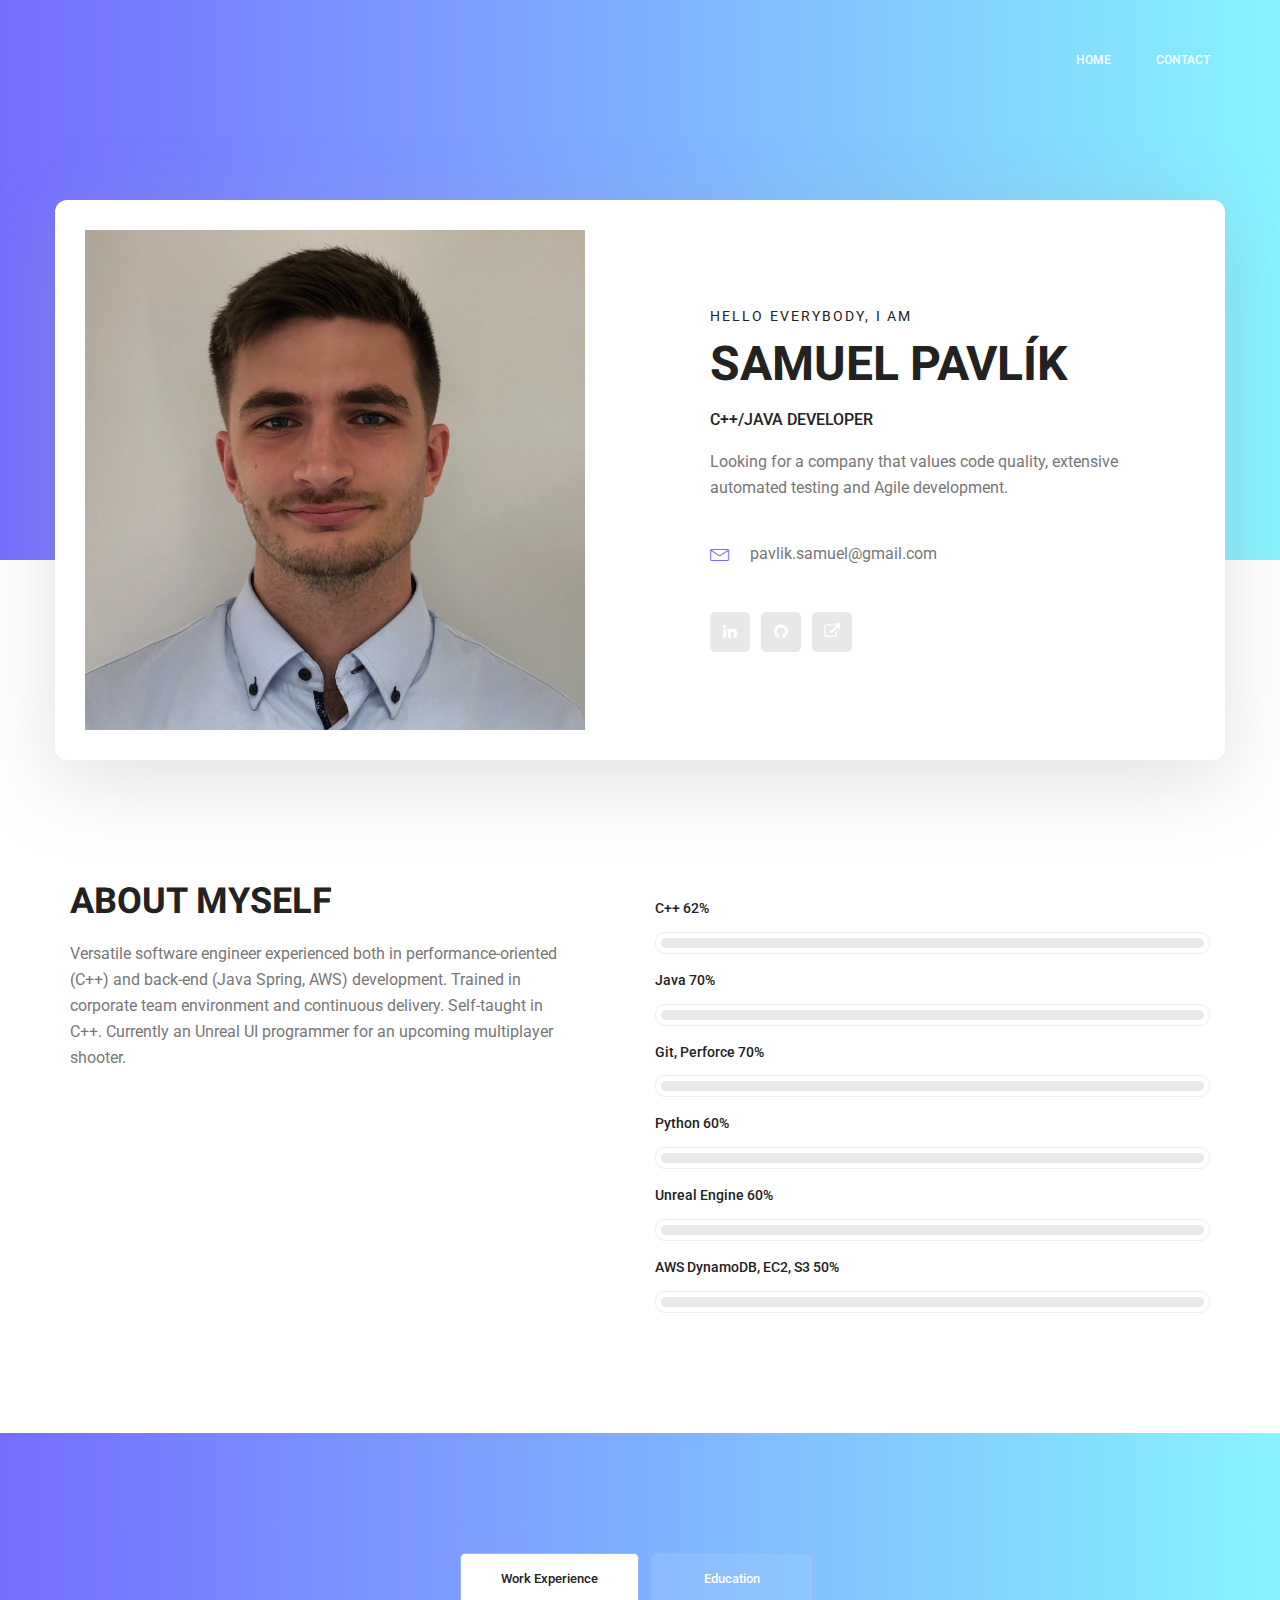
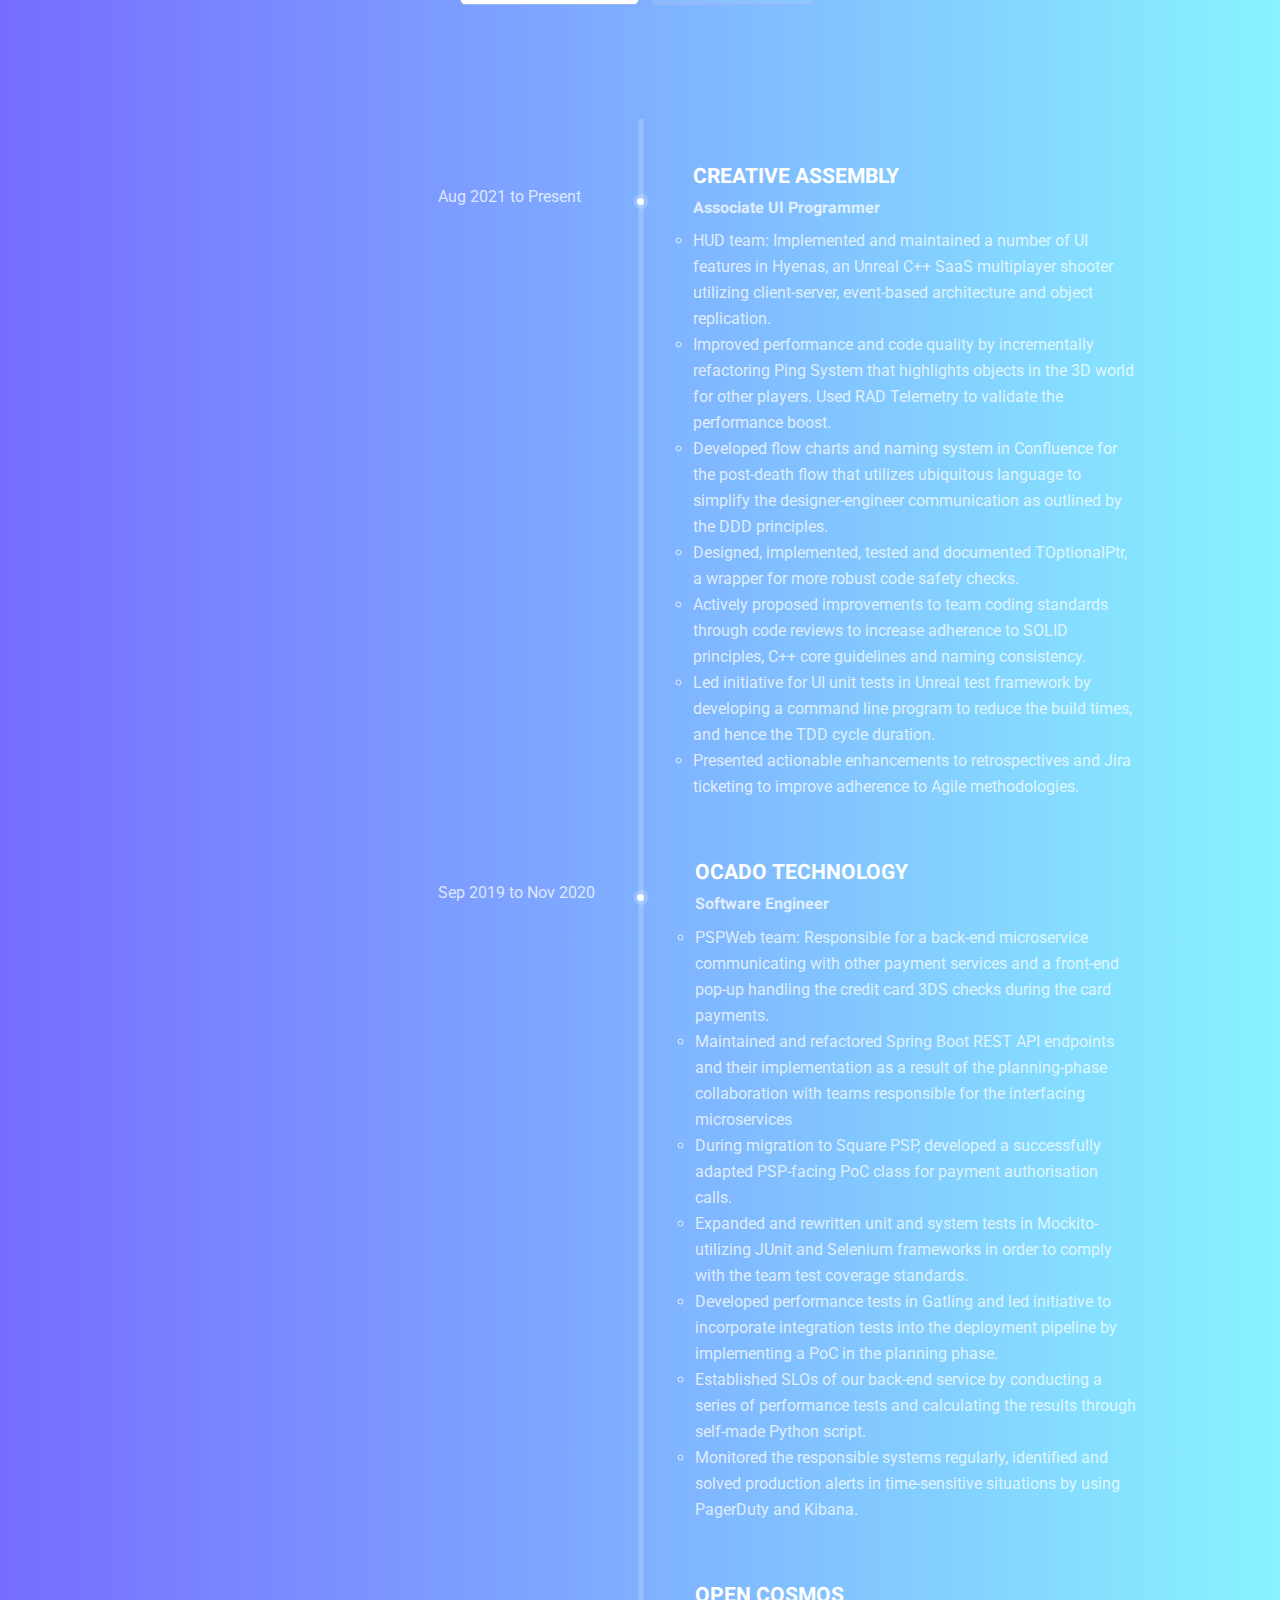
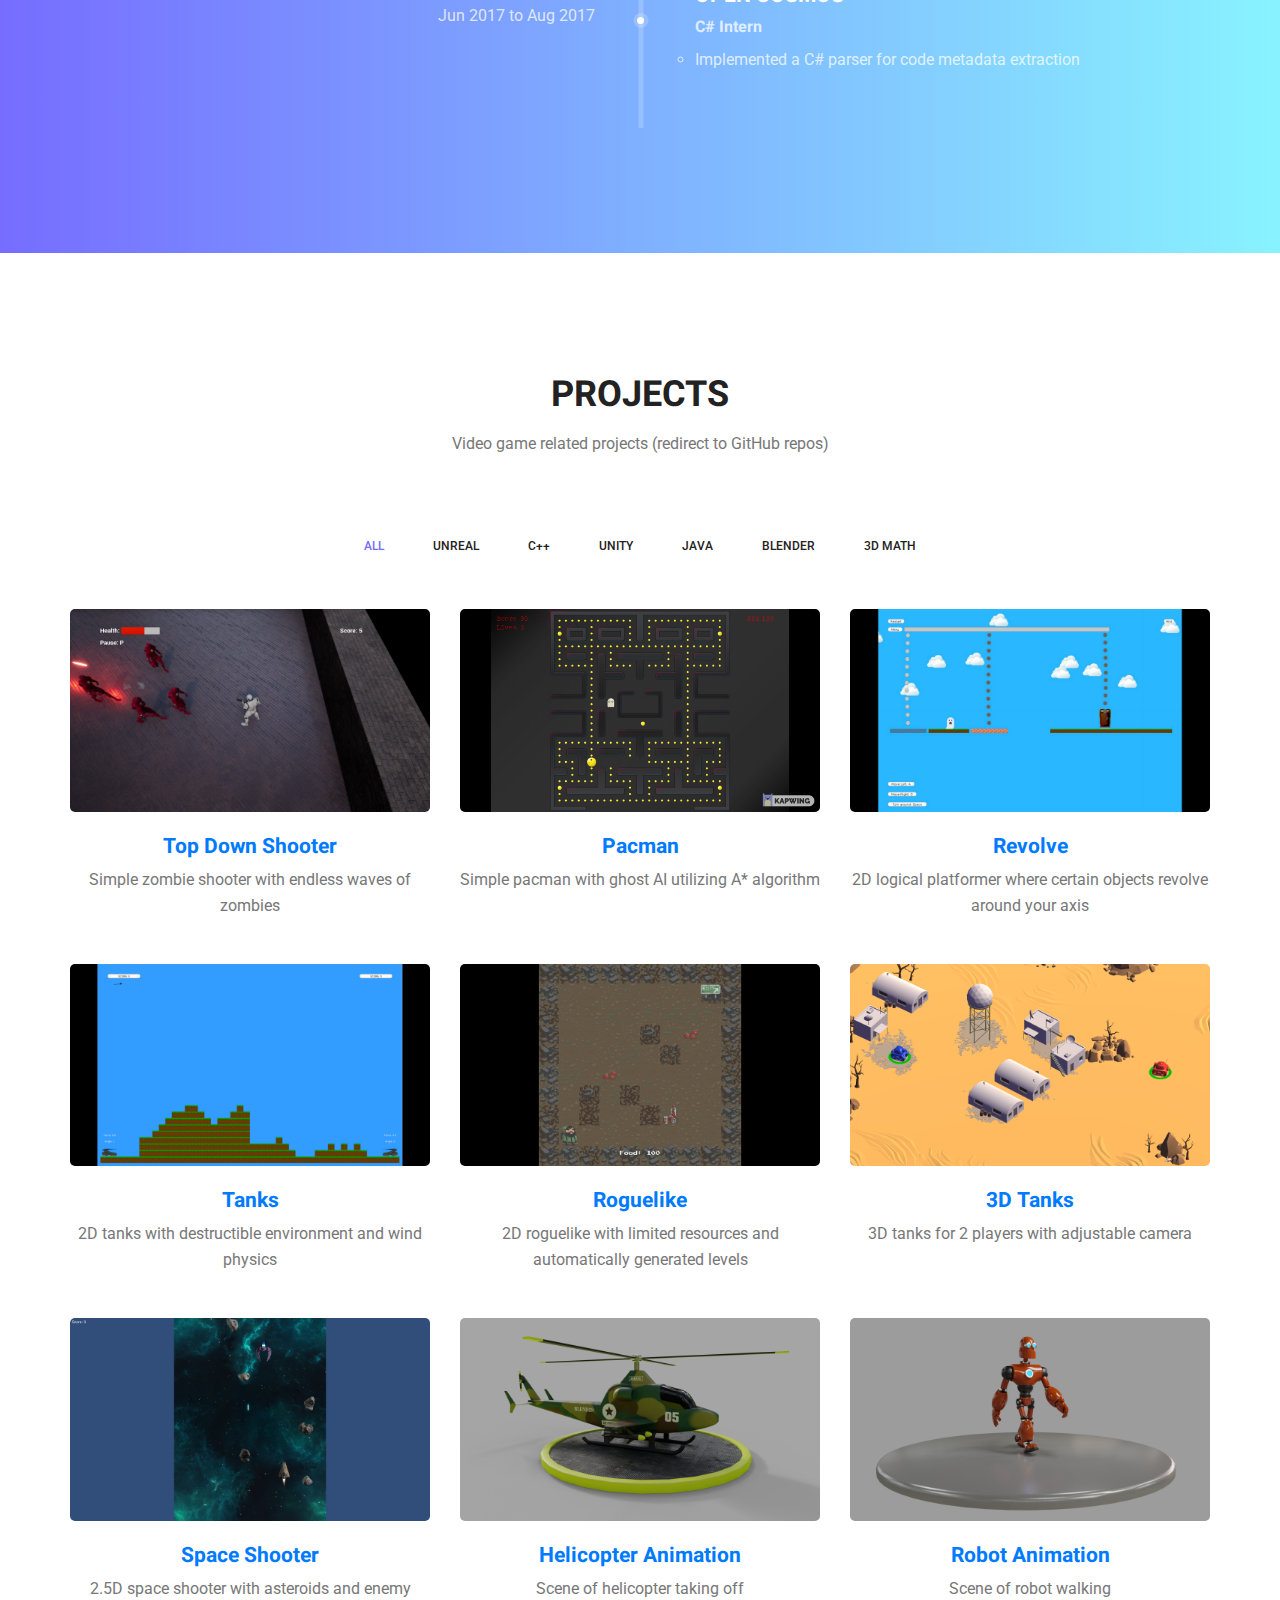
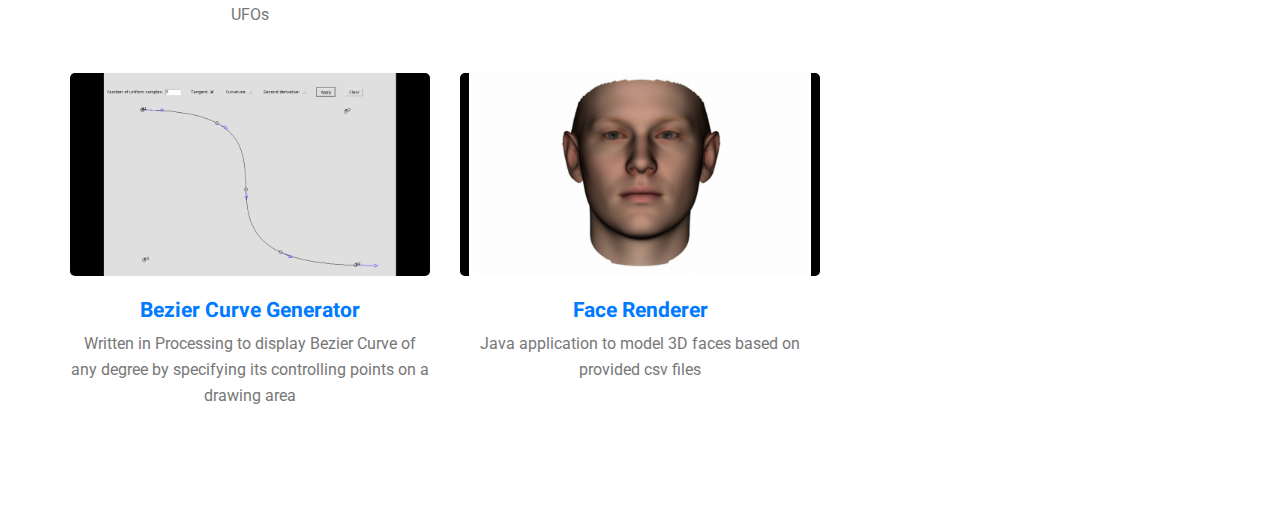
<file: index.html>
<!doctype html>
<html lang="en">
    <head>
        <!-- Required meta tags -->
        <meta charset="utf-8">
        <meta name="viewport" content="width=device-width, initial-scale=1, shrink-to-fit=no">
        <link rel="icon" href="img/favicon.png" type="image/png">
        <title>My Portfolio</title>
        <!-- Bootstrap CSS -->
        <link rel="stylesheet" href="css/bootstrap.css">
        <link rel="stylesheet" href="vendors/linericon/style.css">
        <link rel="stylesheet" href="css/font-awesome.min.css">
        <link rel="stylesheet" href="vendors/owl-carousel/owl.carousel.min.css">
        <link rel="stylesheet" href="vendors/lightbox/simpleLightbox.css">
        <link rel="stylesheet" href="vendors/nice-select/css/nice-select.css">
        <link rel="stylesheet" href="vendors/animate-css/animate.css">
        <link rel="stylesheet" href="vendors/popup/magnific-popup.css">
        <link rel="stylesheet" href="vendors/flaticon/flaticon.css">
        <!-- main css -->
        <link rel="stylesheet" href="css/style.css">
        <link rel="stylesheet" href="css/responsive.css">
    </head>
    <body>
        
        <!--================Header Menu Area =================-->
        <header class="header_area">
            <div class="main_menu">
            	<nav class="navbar navbar-expand-lg navbar-light">
					<div class="container box_1620">
						<!-- Brand and toggle get grouped for better mobile display -->
						<button class="navbar-toggler" type="button" data-toggle="collapse" data-target="#navbarSupportedContent" aria-controls="navbarSupportedContent" aria-expanded="false" aria-label="Toggle navigation">
							<span class="icon-bar"></span>
							<span class="icon-bar"></span>
							<span class="icon-bar"></span>
						</button>
						<!-- Collect the nav links, forms, and other content for toggling -->
						<div class="collapse navbar-collapse offset" id="navbarSupportedContent">
							<ul class="nav navbar-nav menu_nav ml-auto">
								<li class="nav-item active"><a class="nav-link" href="index.html">Home</a></li> 
								<li class="nav-item"><a class="nav-link" href="contact.html">Contact</a></li>
							</ul>
						</div> 
					</div>
            	</nav>
            </div>
        </header>
        <!--================Header Menu Area =================-->
        
        <!--================Home Banner Area =================-->
        <section class="home_banner_area">
           	<div class="container box_1620">
           		<div class="banner_inner d-flex align-items-center">
					<div class="banner_content">
						<div class="media">
							<div class="d-flex">
								<img width="500" height="500" src="img/avatar.jpg" alt="">
							</div>
							<div class="media-body">
								<div class="personal_text">
									<h6>Hello Everybody, i am</h6>
									<h3>Samuel Pavlík</h3>
									<h4>C++/Java Developer</h4>
									<p>Looking for a company that values code quality, extensive automated testing and Agile development.</p>
									<ul class="list basic_info">
										<li><a href="pavlik.samuel@gmail.com"><i class="lnr lnr-envelope"></i>pavlik.samuel@gmail.com</a></li>
									</ul>
									<ul class="list personal_social">
										<li><a href="https://www.linkedin.com/in/samuel-pavl%C3%ADk-a07365119/"><i class="fa fa-linkedin"></i></a></li>
										<li><a href="https://github.com/SamuelPavlik"><i class="fa fa-github"></i></a></li>
										<li><a href="https://drive.google.com/drive/folders/0B1CFJfQIcRw_M1NnSHR4NC0tNTg?usp=sharing"><i class="fa fa-external-link"></i></a></li>
									</ul>
								</div>
							</div>
						</div>
					</div>
				</div>
            </div>
        </section>
        <!--================End Home Banner Area =================-->
        
        <!--================Welcome Area =================-->
        <section class="welcome_area p_120">
        	<div class="container">
        		<div class="row welcome_inner">
        			<div class="col-lg-6">
        				<div class="welcome_text">
        					<h4>About Myself</h4>
        					<p>Versatile software engineer experienced both in performance-oriented (C++) and back-end (Java Spring,
								AWS) development. Trained in corporate team environment and continuous delivery.
								Self-taught in C++. Currently an Unreal UI programmer for an upcoming multiplayer
								shooter.</p>
<!--        					<div class="row">-->
<!--        						<div class="col-md-4">-->
<!--        							<div class="wel_item">-->
<!--        								<i class="lnr lnr-database"></i>-->
<!--        								<h4>$2.5M</h4>-->
<!--        								<p>Total Donation</p>-->
<!--        							</div>-->
<!--        						</div>-->
<!--        						<div class="col-md-4">-->
<!--        							<div class="wel_item">-->
<!--        								<i class="lnr lnr-book"></i>-->
<!--        								<h4>1465</h4>-->
<!--        								<p>Total Projects</p>-->
<!--        							</div>-->
<!--        						</div>-->
<!--        						<div class="col-md-4">-->
<!--        							<div class="wel_item">-->
<!--        								<i class="lnr lnr-users"></i>-->
<!--        								<h4>3965</h4>-->
<!--        								<p>Total Volunteers</p>-->
<!--        							</div>-->
<!--        						</div>-->
<!--        					</div>-->
        				</div>
        			</div>
        			<div class="col-lg-6">
        				<div class="tools_expert">
        					<div class="skill_main">
								<div class="skill_item">
									<h4>C++ <span class="counter">80</span>%</h4>
									<div class="progress_br">
										<div class="progress">
											<div class="progress-bar" role="progressbar" aria-valuenow="70" aria-valuemin="0" aria-valuemax="100"></div>
										</div>
									</div>
								</div>
								<div class="skill_item">
									<h4>Java <span class="counter">70</span>%</h4>
									<div class="progress_br">
										<div class="progress">
											<div class="progress-bar" role="progressbar" aria-valuenow="70" aria-valuemin="0" aria-valuemax="100"></div>
										</div>
									</div>
								</div>
								<div class="skill_item">
									<h4>Git, Perforce <span class="counter">70</span>%</h4>
									<div class="progress_br">
										<div class="progress">
											<div class="progress-bar" role="progressbar" aria-valuenow="70" aria-valuemin="0" aria-valuemax="100"></div>
										</div>
									</div>
								</div>
								<div class="skill_item">
									<h4>Python <span class="counter">60</span>%</h4>
									<div class="progress_br">
										<div class="progress">
											<div class="progress-bar" role="progressbar" aria-valuenow="70" aria-valuemin="0" aria-valuemax="100"></div>
										</div>
									</div>
								</div>
<!--								<div class="skill_item">-->
<!--									<h4>3D Mathematics <span class="counter">70</span>%</h4>-->
<!--									<div class="progress_br">-->
<!--										<div class="progress">-->
<!--											<div class="progress-bar" role="progressbar" aria-valuenow="70" aria-valuemin="0" aria-valuemax="100"></div>-->
<!--										</div>-->
<!--									</div>-->
<!--								</div>-->
								<div class="skill_item">
									<h4>Unreal Engine <span class="counter">60</span>%</h4>
									<div class="progress_br">
										<div class="progress">
											<div class="progress-bar" role="progressbar" aria-valuenow="60" aria-valuemin="0" aria-valuemax="100"></div>
										</div>
									</div>
								</div>
<!--								<div class="skill_item">-->
<!--									<h4>Blender <span class="counter">60</span>%</h4>-->
<!--									<div class="progress_br">-->
<!--										<div class="progress">-->
<!--											<div class="progress-bar" role="progressbar" aria-valuenow="60" aria-valuemin="0" aria-valuemax="100"></div>-->
<!--										</div>-->
<!--									</div>-->
<!--								</div>-->
<!--								<div class="skill_item">-->
<!--									<h4>C#/C <span class="counter">50</span>%</h4>-->
<!--									<div class="progress_br">-->
<!--										<div class="progress">-->
<!--											<div class="progress-bar" role="progressbar" aria-valuenow="50" aria-valuemin="0" aria-valuemax="100"></div>-->
<!--										</div>-->
<!--									</div>-->
<!--								</div>-->
								<div class="skill_item">
									<h4>AWS DynamoDB, EC2, S3 <span class="counter">50</span>%</h4>
									<div class="progress_br">
										<div class="progress">
											<div class="progress-bar" role="progressbar" aria-valuenow="50" aria-valuemin="0" aria-valuemax="100"></div>
										</div>
									</div>
								</div>
							</div>
        				</div>
        			</div>
        		</div>
        	</div>
        </section>
        <!--================End Welcome Area =================-->
        
        <!--================My Tabs Area =================-->
        <section class="mytabs_area p_120">
        	<div class="container">
        		<div class="tabs_inner">
					<ul class="nav nav-tabs" id="myTab" role="tablist">
						<li class="nav-item">
							<a class="nav-link active" id="home-tab" data-toggle="tab" href="#home" role="tab" aria-controls="home" aria-selected="true">Work Experience</a>
						</li>
						<li class="nav-item">
							<a class="nav-link" id="profile-tab" data-toggle="tab" href="#profile" role="tab" aria-controls="profile" aria-selected="false">&nbsp&nbsp&nbsp&nbspEducation&nbsp&nbsp&nbsp&nbsp</a>
						</li>
					</ul>
					<div class="tab-content" id="myTabContent">
						<div class="tab-pane fade show active" id="home" role="tabpanel" aria-labelledby="home-tab">
							<ul class="list">
								<li>
									<span></span>
									<div class="media">
										<div class="d-flex">
											<!--non-breaking whitespaces used to alight media-body, change in css somehow-->
											<p>Aug 2021 to Present &nbsp&nbsp</p>
										</div>
										<div class="media-body">
											<h4>Creative Assembly</h4>
											<h5>Associate UI Programmer</h5>
											<ul>
												<li>HUD team: Implemented and maintained a number of UI features in Hyenas, an Unreal C++ SaaS
													multiplayer shooter utilizing client-server, event-based architecture and object replication.</li>
												<li>Improved performance and code quality by incrementally refactoring Ping System that highlights
													objects in the 3D world for other players. Used RAD Telemetry to validate the performance boost.</li>
												<li>Developed flow charts and naming system in Confluence for the post-death flow that utilizes
													ubiquitous language to simplify the designer-engineer communication as outlined by the DDD
													principles.</li>
												<li>Designed, implemented, tested and documented TOptionalPtr, a wrapper for more robust code
													safety checks.</li>
												<li>Actively proposed improvements to team coding standards through code reviews to increase
													adherence to SOLID principles, C++ core guidelines and naming consistency.</li>
												<li>Led initiative for UI unit tests in Unreal test framework by developing a command line program to
													reduce the build times, and hence the TDD cycle duration.</li>
												<li>Presented actionable enhancements to retrospectives and Jira ticketing to improve adherence to
													Agile methodologies.</li>
											</ul>
										</div>
									</div>
								</li>
								<li>
									<span></span>
									<div class="media">
										<div class="d-flex">
											<p>Sep 2019 to Nov 2020</p>
										</div>
										<div class="media-body">
											<h4>Ocado Technology</h4>
											<h5>Software Engineer</h5>
											<ul>
												<li>PSPWeb team: Responsible for a back-end microservice communicating with other payment
													services and a front-end pop-up handling the credit card 3DS checks during the card payments.</li>
												<li>Maintained and refactored Spring Boot REST API endpoints and their implementation as a result of
													the planning-phase collaboration with teams responsible for the interfacing microservices</li>
												<li>During migration to Square PSP, developed a successfully adapted PSP-facing PoC class for payment
													authorisation calls.</li>
												<li>Expanded and rewritten unit and system tests in Mockito-utilizing JUnit and Selenium frameworks
													in order to comply with the team test coverage standards.</li>
												<li>Developed performance tests in Gatling and led initiative to incorporate integration tests into the
													deployment pipeline by implementing a PoC in the planning phase.</li>
												<li>Established SLOs of our back-end service by conducting a series of performance tests and
													calculating the results through self-made Python script.</li>
												<li>Monitored the responsible systems regularly, identified and solved production alerts in
													time-sensitive situations by using PagerDuty and Kibana.</li>
											</ul>
										</div>
									</div>
								</li>
								<li>
									<span></span>
									<div class="media">
										<div class="d-flex">
											<p>Jun 2017 to Aug 2017</p>
										</div>
										<div class="media-body">
											<h4>Open Cosmos</h4>
											<h5>C# Intern</h5>
											<ul>
												<li>Implemented a C# parser for code metadata extraction</li>
											</ul>
										</div>
									</div>
								</li>
							</ul>
						</div>
						<div class="tab-pane fade" id="profile" role="tabpanel" aria-labelledby="profile-tab">
							<ul class="list">
								<li>
									<span></span>
									<div class="media">
										<div class="d-flex">
											<p>Mar 2021 to Aug 2022</p>
										</div>
										<div class="media-body">
											<h4>Programming Books</h4>
											<ul>
												<li>Domain-Driven Design - Eric Evans</li>
												<li>A Philosophy of Software Design - Alex Milkov</li>
												<li>Effective Modern C++ - Scott Meyers</li>
												<li>Game Programming Patterns - Robert Nystrom</li>
												<li>Clean Code - Robert C. Martin</li>
											</ul>
										</div>
									</div>
								</li>
								<li>
									<span></span>
									<div class="media">
										<div class="d-flex">
											<p>Jan 2021 to Feb 2021</p>
										</div>
										<div class="media-body">
											<h4>Blender Udemy Course</h4>
											<ul>
												<li>Implemented 2 fully animated projects</li>
												<li><a href="https://drive.google.com/file/d/11FEYE58Y4e8K0CmkbFLB6u81VP-mojYR/view?usp=sharing">
													Certificate</a>
												</li>
											</ul>
										</div>
									</div>
								</li>
								<li>
									<span></span>
									<div class="media">
										<div class="d-flex">
											<p>Jun 2020 to Jan 2021</p>
										</div>
										<div class="media-body">
											<h4>C++ Udemy Course/ C++ Crash Course book</h4>
											<ul>
												<li>Obtained and practiced concepts of the language and the STD library</li>
												<li><a href="https://drive.google.com/file/d/1MoiixcnvMGl5nTtvrabgwof4VXtpVSGl/view?usp=sharing">Certificate</a></li>
											</ul>
										</div>
									</div>
								</li>
								<li>
								<span></span>
									<div class="media">
										<div class="d-flex">
											<p>Sep 2015 to Jun 2019</p>
										</div>
										<div class="media-body">
											<h4>University of St Andrews</h4>
											<h5>Computer Science BSc, First</h5>
											<ul>
												<li>Developed 3 distinct video-games on my own engine (Java)</li>
												<li>Finished 2 mathematical modules that focused on matrices, vectors and linear algebra and a
													Computer Graphics module that dealt with 3D mathematics specifically</li>
												<li>Developed a ResNet solution for object detection of seals on aerial images (Python)</li>
												<li>Data Analysis Team Project (Python): produced a data analysis tool that used 5 machine-learning
													algorithms to predict results of the school cancer research while working in a team
												</li>
											</ul>
										</div>
									</div>
								</li>
							</ul>
						</div>
					</div>
        		</div>
        	</div>
        </section>
        <!--================End My Tabs Area =================-->
        
        <!--================Feature Area =================-->
        <!--================End Feature Area =================-->
        
        <!--================Home Gallery Area =================-->
        <section class="home_gallery_area p_120">
        	<div class="container">
        		<div class="main_title">
        			<h2>Projects</h2>
        			<p>Video game related projects (redirect to GitHub repos)</p>
        		</div>
        		<div class="isotope_fillter">
        			<ul class="gallery_filter list">
						<li class="active" data-filter="*"><a href="#">All</a></li>
						<li data-filter=".unreal"><a href="#">Unreal</a></li>
						<li data-filter=".cpp"><a href="#">C++</a></li>
						<li data-filter=".unity"><a href="#">Unity</a></li>
						<li data-filter=".java"><a href="#">Java</a></li>
						<li data-filter=".blender"><a href="#">Blender</a></li>
						<li data-filter=".3d-math"><a href="#">3D Math</a></li>
					</ul>
        		</div>
        	</div>
        	<div class="container">
        		<div class="gallery_f_inner row imageGallery1">
        			<div class="col-lg-4 col-md-4 col-sm-6 unreal cpp print">
        				<div class="h_gallery_item">
        					<div class="g_img_item">
        						<img class="img-fluid" src="img/gallery/ShooterCover2.png" alt="">
        						<a class="light" href="img/gallery/ShooterCover2.png"><img src="img/gallery/icon.png" alt=""></a>
        					</div>
        					<div class="g_item_text">
        						<h4><a href="https://github.com/SamuelPavlik/TopDownShooter-4.26">Top Down Shooter</a></h4>
        						<p>Simple zombie shooter with endless waves of zombies</p>
        					</div>
        				</div>
        			</div>
					<div class="col-lg-4 col-md-4 col-sm-6 cpp print">
						<div class="h_gallery_item">
							<div class="g_img_item">
								<img class="img-fluid" src="img/gallery/Pacman.jpeg" alt="">
								<a class="light" href="img/gallery/Pacman.jpeg"><img src="img/gallery/icon.png" alt=""></a>
							</div>
							<div class="g_item_text">
								<h4><a href="https://github.com/SamuelPavlik/Pacman">Pacman</a></h4>
								<p>Simple pacman with ghost AI utilizing A* algorithm</p>
							</div>
						</div>
					</div>
        			<div class="col-lg-4 col-md-4 col-sm-6 java">
        				<div class="h_gallery_item">
        					<div class="g_img_item">
        						<img class="img-fluid" src="img/gallery/RevolveCover.png" alt="">
        						<a class="light" href="img/gallery/RevolveCover.png"><img src="img/gallery/icon.png" alt=""></a>
        					</div>
        					<div class="g_item_text">
        						<h4><a href="https://github.com/SamuelPavlik/Revolve">Revolve</a></h4>
        						<p>2D logical platformer where certain objects revolve around your axis</p>
        					</div>
        				</div>
        			</div>
        			<div class="col-lg-4 col-md-4 col-sm-6 java">
        				<div class="h_gallery_item">
        					<div class="g_img_item">
        						<img class="img-fluid" src="img/gallery/TanksCover.png" alt="">
        						<a class="light" href="img/gallery/TanksCover.png"><img src="img/gallery/icon.png" alt=""></a>
        					</div>
        					<div class="g_item_text">
        						<h4><a href="https://github.com/SamuelPavlik/TanksProcessing">Tanks</a></h4>
        						<p>2D tanks with destructible environment and wind physics</p>
        					</div>
        				</div>
        			</div>
        			<div class="col-lg-4 col-md-4 col-sm-6 unity">
        				<div class="h_gallery_item">
        					<div class="g_img_item">
        						<img class="img-fluid" src="img/gallery/RogueCover.png" alt="">
        						<a class="light" href="img/gallery/RogueCover.png"><img src="img/gallery/icon.png" alt=""></a>
        					</div>
        					<div class="g_item_text">
        						<h4><a href="https://github.com/SamuelPavlik/RoguelikeUnity">Roguelike</a></h4>
        						<p>2D roguelike with limited resources and automatically generated levels</p>
        					</div>
        				</div>
        			</div>
        			<div class="col-lg-4 col-md-4 col-sm-6 unity">
        				<div class="h_gallery_item">
        					<div class="g_img_item">
        						<img class="img-fluid" src="img/gallery/3DTanksCover.png" alt="">
        						<a class="light" href="img/gallery/3DTanksCover.png"><img src="img/gallery/icon.png" alt=""></a>
        					</div>
        					<div class="g_item_text">
        						<h4><a href="https://github.com/SamuelPavlik/TanksUnity">3D Tanks</a></h4>
        						<p>3D tanks for 2 players with adjustable camera</p>
        					</div>
        				</div>
        			</div>
        			<div class="col-lg-4 col-md-4 col-sm-6 unity">
        				<div class="h_gallery_item">
        					<div class="g_img_item">
        						<img class="img-fluid" src="img/gallery/SpaceCover.png" alt="">
        						<a class="light" href="img/gallery/SpaceCover.png"><img src="img/gallery/icon.png" alt=""></a>
        					</div>
        					<div class="g_item_text">
        						<h4><a href="https://github.com/SamuelPavlik/SpaceShooter">Space Shooter</a></h4>
        						<p>2.5D space shooter with asteroids and enemy UFOs</p>
        					</div>
        				</div>
        			</div>
        			<div class="col-lg-4 col-md-4 col-sm-6 blender">
        				<div class="h_gallery_item">
        					<div class="g_img_item">
        						<img class="img-fluid" src="img/gallery/HelicopterCover.png" alt="">
        						<a class="light" href="img/gallery/HelicopterCover.png">
									<img src="img/gallery/icon.png" alt="">
								</a>
        					</div>
        					<div class="g_item_text">
        						<h4><a href="https://github.com/SamuelPavlik/HelicopterAnim">Helicopter Animation</a></h4>
        						<p>Scene of helicopter taking off</p>
        					</div>
        				</div>
        			</div>
					<div class="col-lg-4 col-md-4 col-sm-6 blender">
						<div class="h_gallery_item">
							<div class="g_img_item">
								<img class="img-fluid" src="img/gallery/RobotCover.png" alt="">
								<a class="light" href="img/gallery/RobotCover.png">
									<img src="img/gallery/icon.png" alt="">
								</a>
							</div>
							<div class="g_item_text">
								<h4><a href="https://github.com/SamuelPavlik/RobotAnim">Robot Animation</a></h4>
								<p>Scene of robot walking</p>
							</div>
						</div>
					</div>
					<div class="col-lg-4 col-md-4 col-sm-6 java 3d-math">
						<div class="h_gallery_item">
							<div class="g_img_item">
								<img class="img-fluid" src="img/gallery/BezierCover.png" alt="">
								<a class="light" href="img/gallery/BezierCover.png">
									<img src="img/gallery/icon.png" alt="">
								</a>
							</div>
							<div class="g_item_text">
								<h4><a href="https://github.com/SamuelPavlik/CS4102Practical1">Bezier Curve Generator</a></h4>
								<p>Written in Processing to display Bezier Curve of any degree by specifying its
									controlling points on a drawing area</p>
							</div>
						</div>
					</div>
					<div class="col-lg-4 col-md-4 col-sm-6 java 3d-math">
						<div class="h_gallery_item">
							<div class="g_img_item">
								<img class="img-fluid" src="img/gallery/FaceCover.png" alt="">
								<a class="light" href="img/gallery/FaceCover.png">
									<img src="img/gallery/icon.png" alt="">
								</a>
							</div>
							<div class="g_item_text">
								<h4><a href="https://github.com/SamuelPavlik/CS4102Practical2">Face Renderer</a></h4>
								<p> Java application to model 3D faces based on provided csv files</p>
							</div>
						</div>
					</div>
        		</div>
<!--        		<div class="more_btn">-->
<!--        			<a class="main_btn" href="#">Load More Items</a>-->
<!--        		</div>-->
        	</div>
        </section>
        <!--================End Home Gallery Area =================-->
        
        <!--================Testimonials Area =================-->
        <!--================End Testimonials Area =================-->
        
        <!--================Footer Area =================-->
        <!--================End Footer Area =================-->
        
        
        
        
        
        
        <!-- Optional JavaScript -->
        <!-- jQuery first, then Popper.js, then Bootstrap JS -->
        <script src="js/jquery-3.3.1.min.js"></script>
        <script src="js/popper.js"></script>
        <script src="js/bootstrap.min.js"></script>
        <script src="js/stellar.js"></script>
        <script src="vendors/lightbox/simpleLightbox.min.js"></script>
        <script src="vendors/nice-select/js/jquery.nice-select.min.js"></script>
        <script src="vendors/isotope/imagesloaded.pkgd.min.js"></script>
        <script src="vendors/isotope/isotope.pkgd.min.js"></script>
        <script src="vendors/owl-carousel/owl.carousel.min.js"></script>
        <script src="vendors/popup/jquery.magnific-popup.min.js"></script>
        <script src="js/jquery.ajaxchimp.min.js"></script>
        <script src="vendors/counter-up/jquery.waypoints.min.js"></script>
        <script src="vendors/counter-up/jquery.counterup.min.js"></script>
        <script src="js/mail-script.js"></script>
        <script src="js/theme.js"></script>
    </body>
</html>
</file>
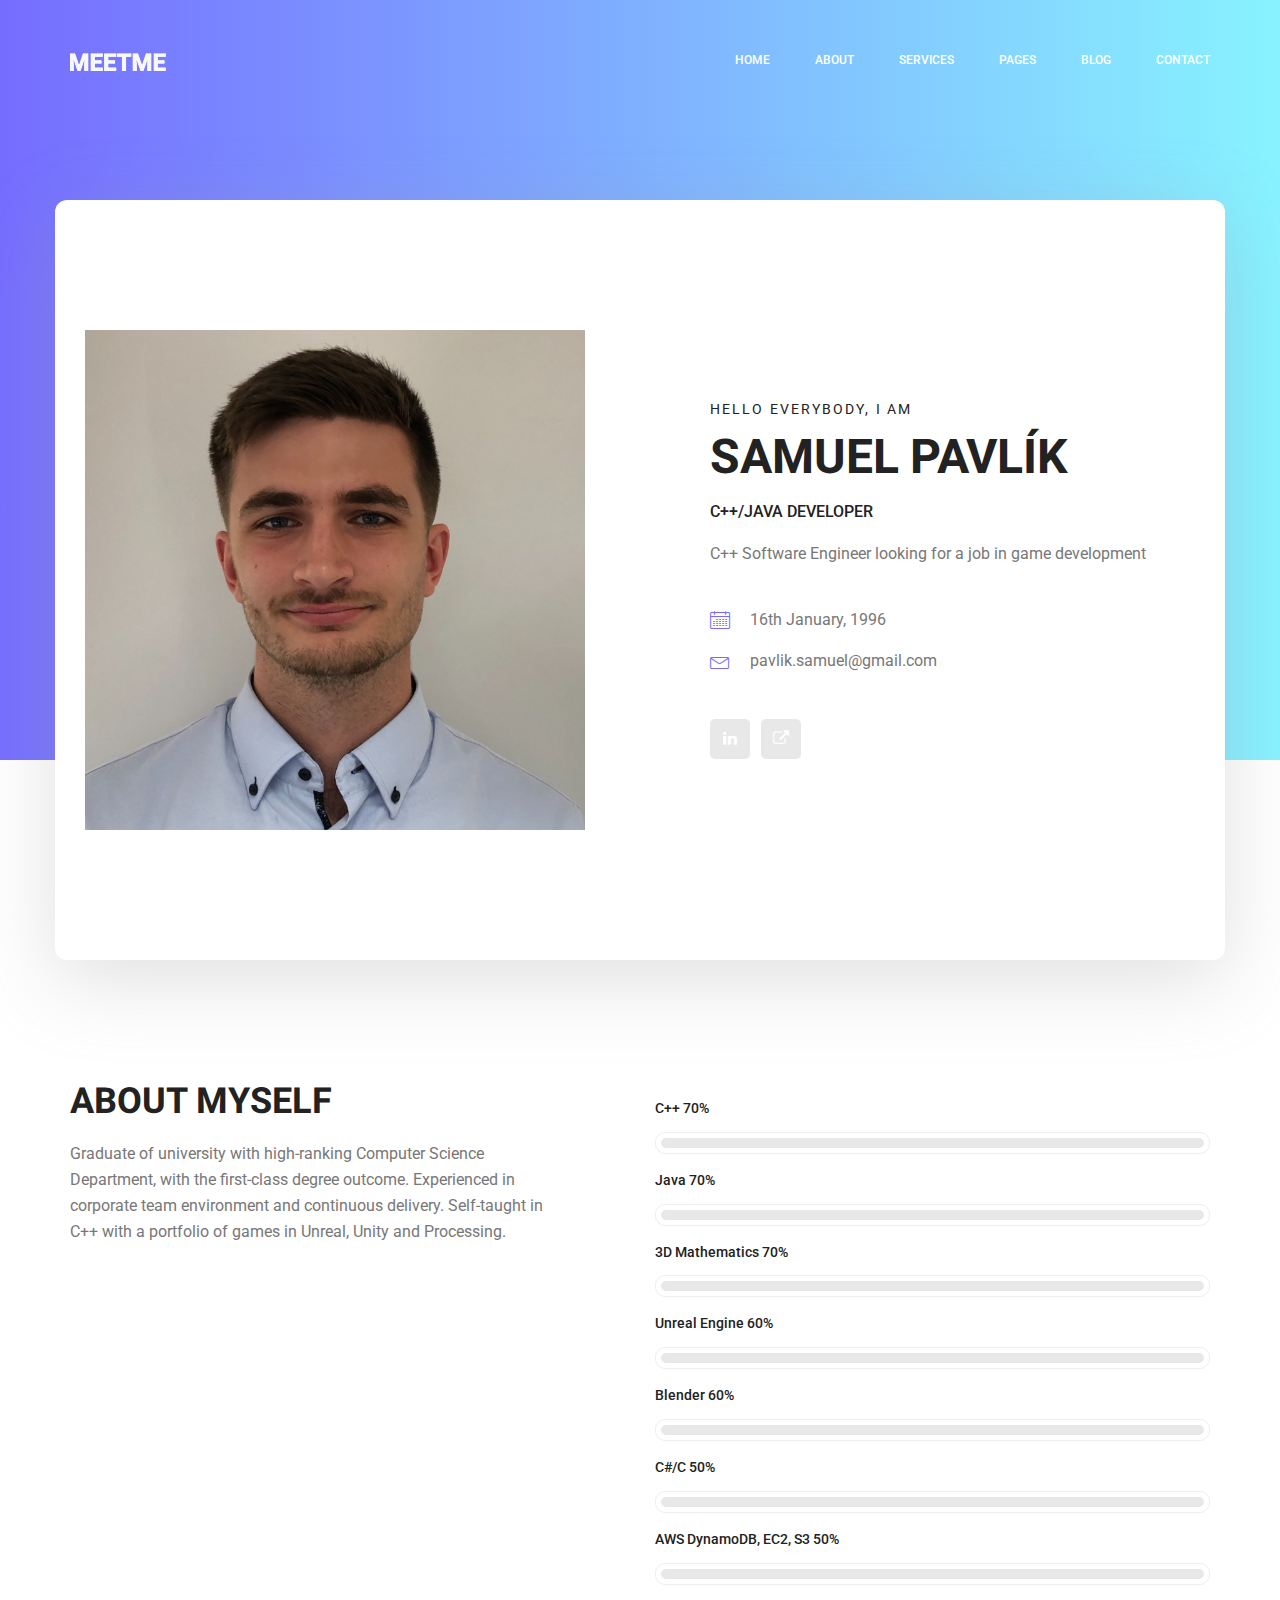
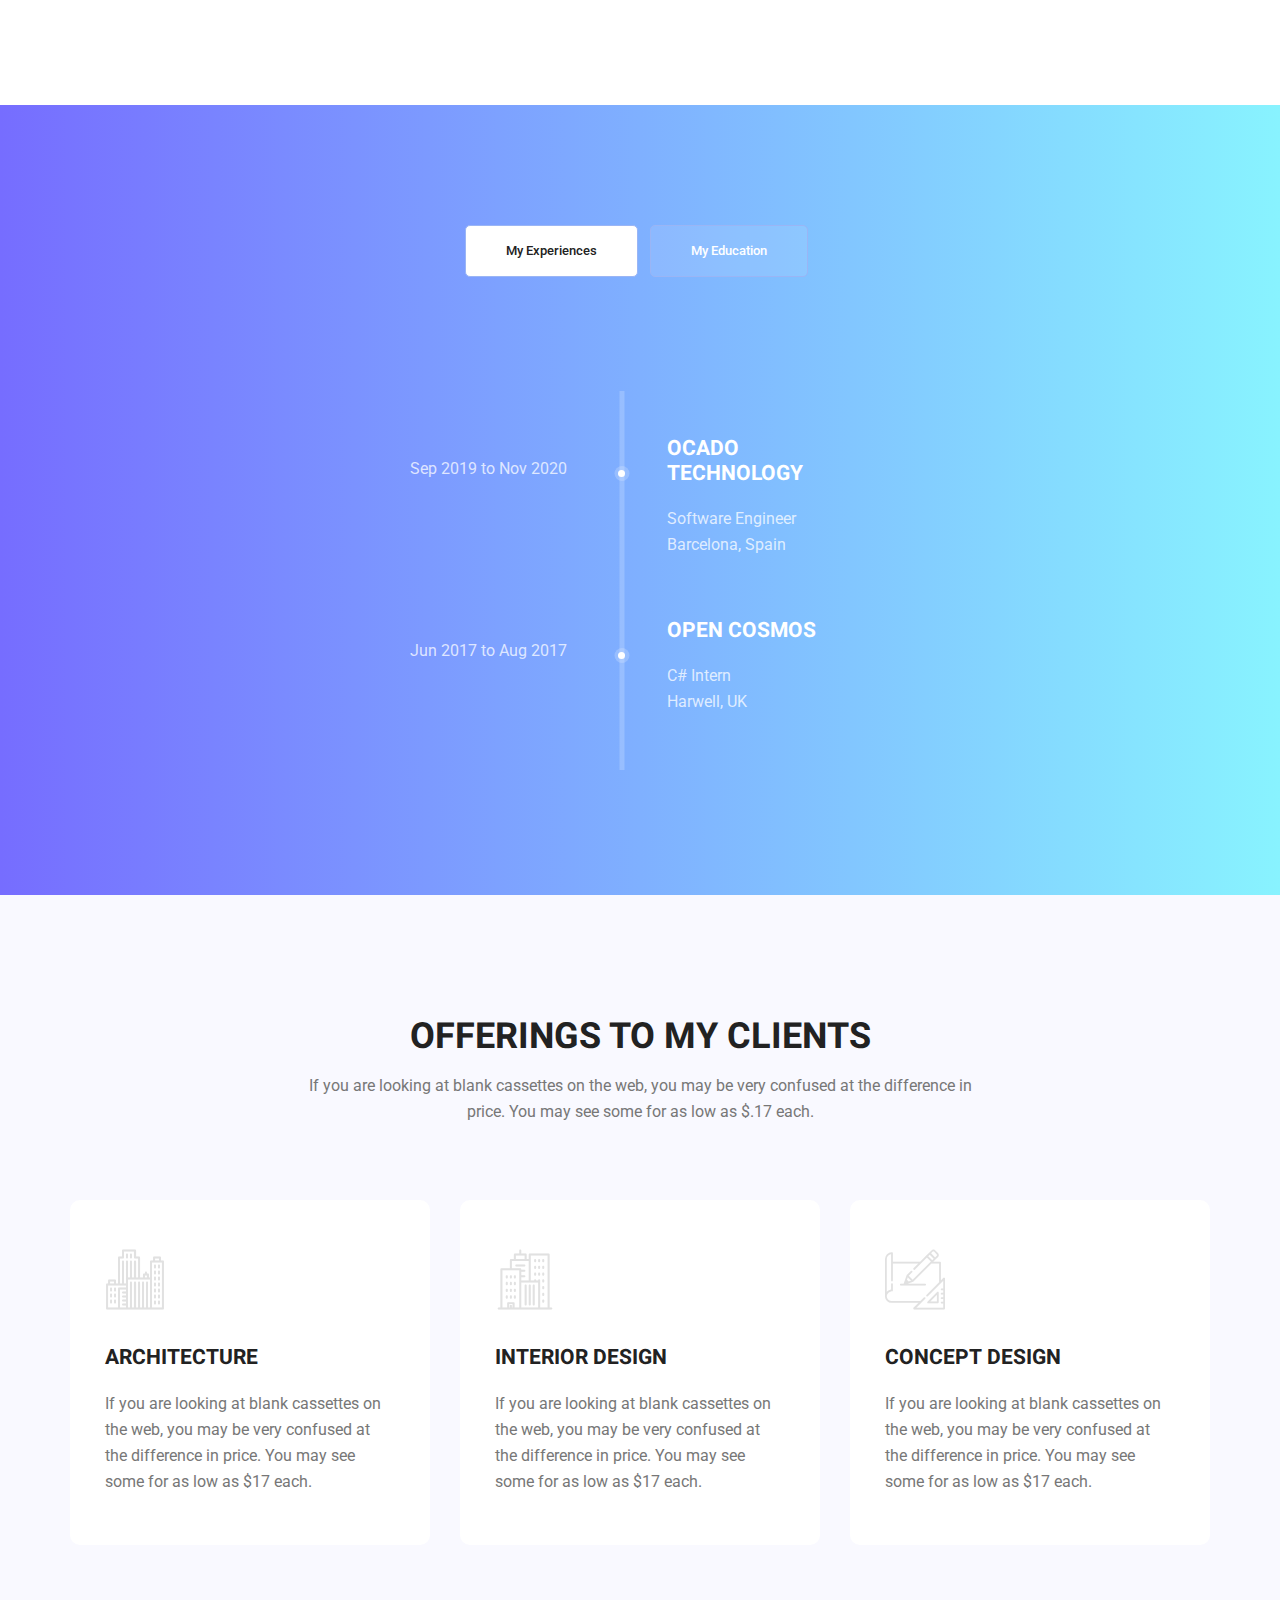
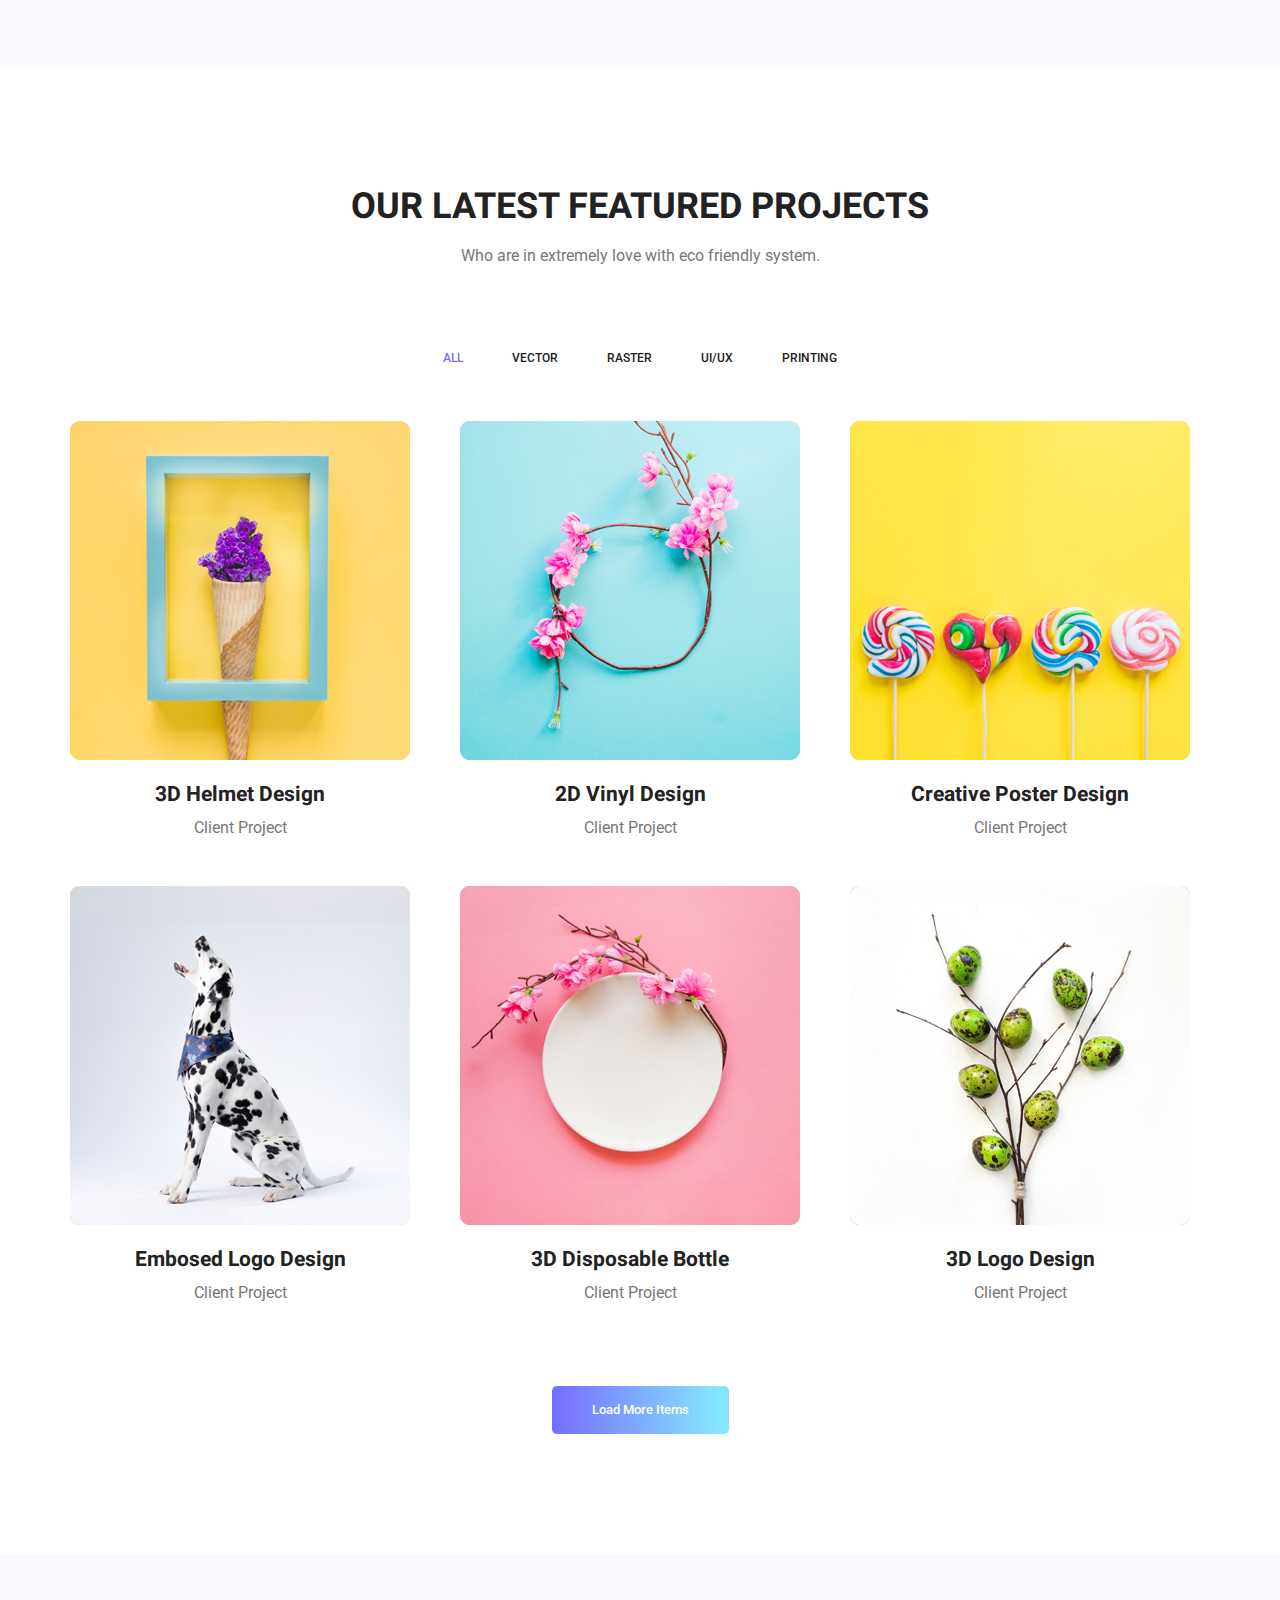
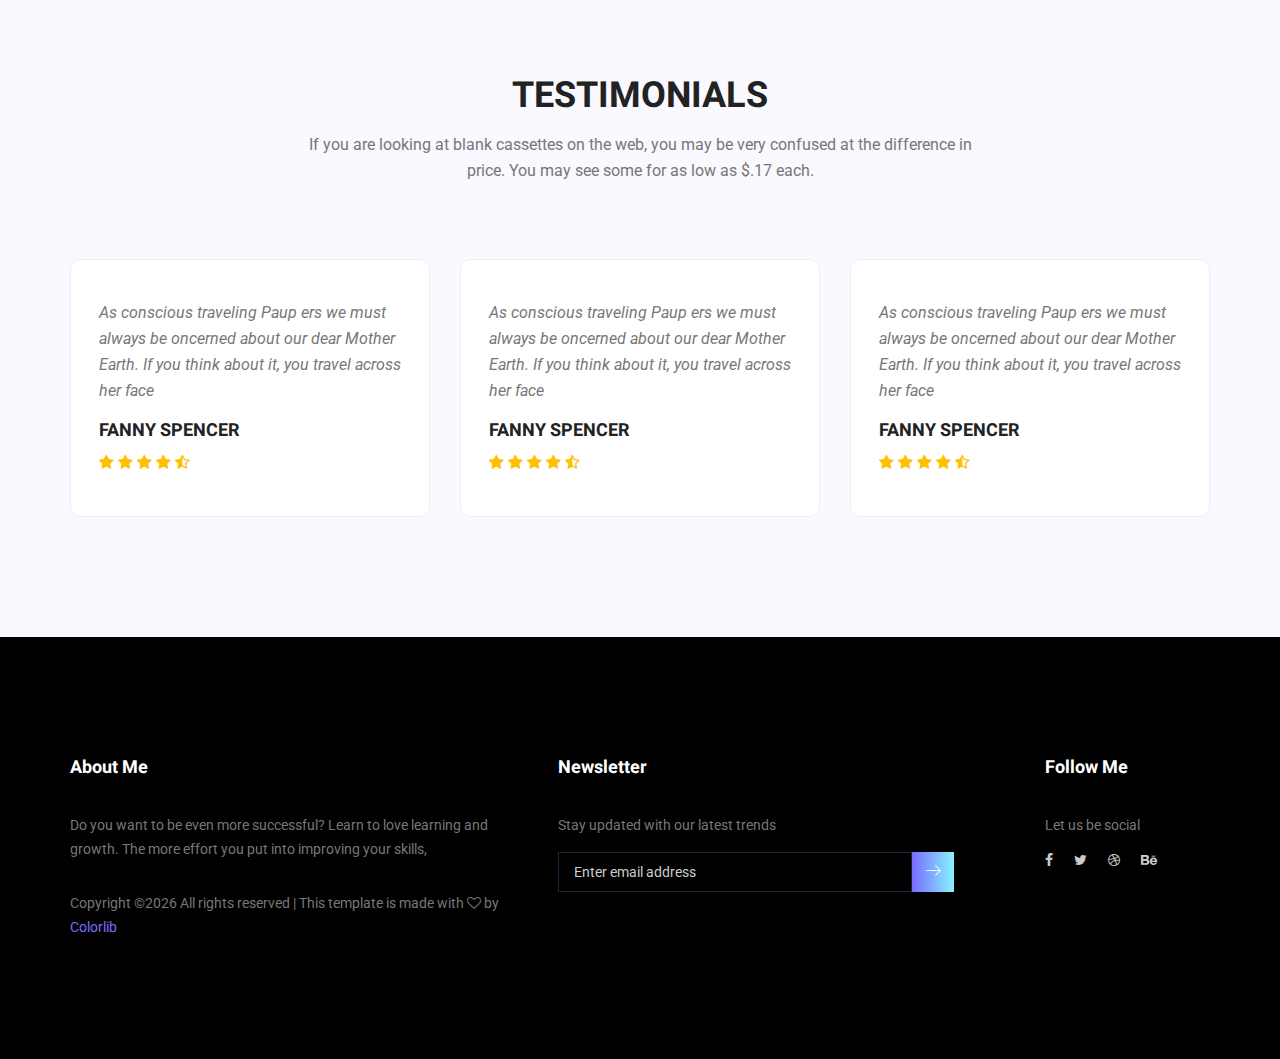
<file: meetme-gh-pages/index.html>
<!doctype html>
<html lang="en">
    <head>
        <!-- Required meta tags -->
        <meta charset="utf-8">
        <meta name="viewport" content="width=device-width, initial-scale=1, shrink-to-fit=no">
        <link rel="icon" href="img/favicon.png" type="image/png">
        <title>MeetMe Personal</title>
        <!-- Bootstrap CSS -->
        <link rel="stylesheet" href="css/bootstrap.css">
        <link rel="stylesheet" href="vendors/linericon/style.css">
        <link rel="stylesheet" href="css/font-awesome.min.css">
        <link rel="stylesheet" href="vendors/owl-carousel/owl.carousel.min.css">
        <link rel="stylesheet" href="vendors/lightbox/simpleLightbox.css">
        <link rel="stylesheet" href="vendors/nice-select/css/nice-select.css">
        <link rel="stylesheet" href="vendors/animate-css/animate.css">
        <link rel="stylesheet" href="vendors/popup/magnific-popup.css">
        <link rel="stylesheet" href="vendors/flaticon/flaticon.css">
        <!-- main css -->
        <link rel="stylesheet" href="css/style.css">
        <link rel="stylesheet" href="css/responsive.css">
    </head>
    <body>
        
        <!--================Header Menu Area =================-->
        <header class="header_area">
            <div class="main_menu">
            	<nav class="navbar navbar-expand-lg navbar-light">
					<div class="container box_1620">
						<!-- Brand and toggle get grouped for better mobile display -->
						<a class="navbar-brand logo_h" href="index.html"><img src="img/logo.png" alt=""></a>
						<button class="navbar-toggler" type="button" data-toggle="collapse" data-target="#navbarSupportedContent" aria-controls="navbarSupportedContent" aria-expanded="false" aria-label="Toggle navigation">
							<span class="icon-bar"></span>
							<span class="icon-bar"></span>
							<span class="icon-bar"></span>
						</button>
						<!-- Collect the nav links, forms, and other content for toggling -->
						<div class="collapse navbar-collapse offset" id="navbarSupportedContent">
							<ul class="nav navbar-nav menu_nav ml-auto">
								<li class="nav-item active"><a class="nav-link" href="index.html">Home</a></li> 
								<li class="nav-item"><a class="nav-link" href="about-us.html">About</a></li> 
								<li class="nav-item"><a class="nav-link" href="services.html">Services</a></li> 
								<li class="nav-item submenu dropdown">
									<a href="#" class="nav-link dropdown-toggle" data-toggle="dropdown" role="button" aria-haspopup="true" aria-expanded="false">Pages</a>
									<ul class="dropdown-menu">
										<li class="nav-item"><a class="nav-link" href="portfolio.html">Portfolio</a></li>
										<li class="nav-item"><a class="nav-link" href="elements.html">Elements</a></li>
									</ul>
								</li> 
								<li class="nav-item submenu dropdown">
									<a href="#" class="nav-link dropdown-toggle" data-toggle="dropdown" role="button" aria-haspopup="true" aria-expanded="false">Blog</a>
									<ul class="dropdown-menu">
										<li class="nav-item"><a class="nav-link" href="blog.html">Blog</a></li>
										<li class="nav-item"><a class="nav-link" href="single-blog.html">Blog Details</a></li>
									</ul>
								</li> 
								<li class="nav-item"><a class="nav-link" href="contact.html">Contact</a></li>
							</ul>
						</div> 
					</div>
            	</nav>
            </div>
        </header>
        <!--================Header Menu Area =================-->
        
        <!--================Home Banner Area =================-->
        <section class="home_banner_area">
           	<div class="container box_1620">
           		<div class="banner_inner d-flex align-items-center">
					<div class="banner_content">
						<div class="media">
							<div class="d-flex">
								<img width="500" height="500" src="img/avatar.jpg" alt="">
							</div>
							<div class="media-body">
								<div class="personal_text">
									<h6>Hello Everybody, i am</h6>
									<h3>Samuel Pavlík</h3>
									<h4>C++/Java Developer</h4>
									<p>C++ Software Engineer looking for a job in game development</p>
									<ul class="list basic_info">
										<li><a href="#"><i class="lnr lnr-calendar-full"></i> 16th January, 1996</a></li>
										<li><a href="#"><i class="lnr lnr-envelope"></i> pavlik.samuel@gmail.com</a></li>
									</ul>
									<ul class="list personal_social">
										<li><a href="https://www.linkedin.com/in/samuel-pavl%C3%ADk-a07365119/"><i class="fa fa-linkedin"></i></a></li>
										<li><a href="#"><i class="fa fa-external-link"></i></a></li>
									</ul>
								</div>
							</div>
						</div>
					</div>
				</div>
            </div>
        </section>
        <!--================End Home Banner Area =================-->
        
        <!--================Welcome Area =================-->
        <section class="welcome_area p_120">
        	<div class="container">
        		<div class="row welcome_inner">
        			<div class="col-lg-6">
        				<div class="welcome_text">
        					<h4>About Myself</h4>
        					<p>Graduate of university with high-ranking Computer Science Department, with the first-class degree
								outcome. Experienced in corporate team environment and continuous delivery. Self-taught in C++ with a
								portfolio of games in Unreal, Unity and Processing.</p>
<!--        					<div class="row">-->
<!--        						<div class="col-md-4">-->
<!--        							<div class="wel_item">-->
<!--        								<i class="lnr lnr-database"></i>-->
<!--        								<h4>$2.5M</h4>-->
<!--        								<p>Total Donation</p>-->
<!--        							</div>-->
<!--        						</div>-->
<!--        						<div class="col-md-4">-->
<!--        							<div class="wel_item">-->
<!--        								<i class="lnr lnr-book"></i>-->
<!--        								<h4>1465</h4>-->
<!--        								<p>Total Projects</p>-->
<!--        							</div>-->
<!--        						</div>-->
<!--        						<div class="col-md-4">-->
<!--        							<div class="wel_item">-->
<!--        								<i class="lnr lnr-users"></i>-->
<!--        								<h4>3965</h4>-->
<!--        								<p>Total Volunteers</p>-->
<!--        							</div>-->
<!--        						</div>-->
<!--        					</div>-->
        				</div>
        			</div>
        			<div class="col-lg-6">
        				<div class="tools_expert">
        					<div class="skill_main">
								<div class="skill_item">
									<h4>C++ <span class="counter">70</span>%</h4>
									<div class="progress_br">
										<div class="progress">
											<div class="progress-bar" role="progressbar" aria-valuenow="85" aria-valuemin="0" aria-valuemax="100"></div>
										</div>
									</div>
								</div>
								<div class="skill_item">
									<h4>Java <span class="counter">70</span>%</h4>
									<div class="progress_br">
										<div class="progress">
											<div class="progress-bar" role="progressbar" aria-valuenow="90" aria-valuemin="0" aria-valuemax="100"></div>
										</div>
									</div>
								</div>
								<div class="skill_item">
									<h4>3D Mathematics <span class="counter">70</span>%</h4>
									<div class="progress_br">
										<div class="progress">
											<div class="progress-bar" role="progressbar" aria-valuenow="75" aria-valuemin="0" aria-valuemax="100"></div>
										</div>
									</div>
								</div>
								<div class="skill_item">
									<h4>Unreal Engine <span class="counter">60</span>%</h4>
									<div class="progress_br">
										<div class="progress">
											<div class="progress-bar" role="progressbar" aria-valuenow="75" aria-valuemin="0" aria-valuemax="100"></div>
										</div>
									</div>
								</div>
								<div class="skill_item">
									<h4>Blender <span class="counter">60</span>%</h4>
									<div class="progress_br">
										<div class="progress">
											<div class="progress-bar" role="progressbar" aria-valuenow="95" aria-valuemin="0" aria-valuemax="100"></div>
										</div>
									</div>
								</div>
								<div class="skill_item">
									<h4>C#/C <span class="counter">50</span>%</h4>
									<div class="progress_br">
										<div class="progress">
											<div class="progress-bar" role="progressbar" aria-valuenow="70" aria-valuemin="0" aria-valuemax="100"></div>
										</div>
									</div>
								</div>
								<div class="skill_item">
									<h4>AWS DynamoDB, EC2, S3 <span class="counter">50</span>%</h4>
									<div class="progress_br">
										<div class="progress">
											<div class="progress-bar" role="progressbar" aria-valuenow="75" aria-valuemin="0" aria-valuemax="100"></div>
										</div>
									</div>
								</div>
							</div>
        				</div>
        			</div>
        		</div>
        	</div>
        </section>
        <!--================End Welcome Area =================-->
        
        <!--================My Tabs Area =================-->
        <section class="mytabs_area p_120">
        	<div class="container">
        		<div class="tabs_inner">
					<ul class="nav nav-tabs" id="myTab" role="tablist">
						<li class="nav-item">
							<a class="nav-link active" id="home-tab" data-toggle="tab" href="#home" role="tab" aria-controls="home" aria-selected="true">My Experiences</a>
						</li>
						<li class="nav-item">
							<a class="nav-link" id="profile-tab" data-toggle="tab" href="#profile" role="tab" aria-controls="profile" aria-selected="false">My Education</a>
						</li>
					</ul>
					<div class="tab-content" id="myTabContent">
						<div class="tab-pane fade show active" id="home" role="tabpanel" aria-labelledby="home-tab">
							<ul class="list">
								<li>
									<span></span>
									<div class="media">
										<div class="d-flex">
											<p>Sep 2019 to Nov 2020</p>
										</div>
										<div class="media-body">
											<h4>Ocado Technology</h4>
											<p>Software Engineer <br />Barcelona, Spain</p>
										</div>
									</div>
								</li>
								<li>
									<span></span>
									<div class="media">
										<div class="d-flex">
											<p>Jun 2017 to Aug 2017</p>
										</div>
										<div class="media-body">
											<h4>Open Cosmos</h4>
											<p>C# Intern <br />Harwell, UK</p>
										</div>
									</div>
								</li>
							</ul>
						</div>
						<div class="tab-pane fade" id="profile" role="tabpanel" aria-labelledby="profile-tab">
							<ul class="list">
								<li>
									<span></span>
									<div class="media">
										<div class="d-flex">
											<p>Jan 2021 to Feb 2021</p>
										</div>
										<div class="media-body">
											<h4>Blender Udemy Course</h4>
											<p>Senior Web Developer <br />Santa monica, Los angeles</p>
										</div>
									</div>
								</li>
								<li>
									<span></span>
									<div class="media">
										<div class="d-flex">
											<p>June 2020 to Jan 2021</p>
										</div>
										<div class="media-body">
											<h4>C++ Udemy Course/C++ Crash Course book</h4>
											<p>Senior Web Developer <br />Santa monica, Los angeles</p>
										</div>
									</div>
								</li>
								<li>
								<span></span>
									<div class="media">
										<div class="d-flex">
											<p>Sep 2015 to June 2019</p>
										</div>
										<div class="media-body">
											<h4>University of St Andrews</h4>
											<p>Computer Science <br />Santa monica, Los angeles</p>
										</div>
									</div>
								</li>
							</ul>
						</div>
					</div>
        		</div>
        	</div>
        </section>
        <!--================End My Tabs Area =================-->
        
        <!--================Feature Area =================-->
        <section class="feature_area p_120">
        	<div class="container">
        		<div class="main_title">
        			<h2>offerings to my clients</h2>
        			<p>If you are looking at blank cassettes on the web, you may be very confused at the difference in price. You may see some for as low as $.17 each.</p>
        		</div>
        		<div class="feature_inner row">
        			<div class="col-lg-4 col-md-6">
        				<div class="feature_item">
        					<i class="flaticon-city"></i>
        					<h4>Architecture</h4>
        					<p>If you are looking at blank cassettes on the web, you may be very confused at the difference in price. You may see some for as low as $17 each.</p>
        				</div>
        			</div>
        			<div class="col-lg-4 col-md-6">
        				<div class="feature_item">
        					<i class="flaticon-skyline"></i>
        					<h4>Interior Design</h4>
        					<p>If you are looking at blank cassettes on the web, you may be very confused at the difference in price. You may see some for as low as $17 each.</p>
        				</div>
        			</div>
        			<div class="col-lg-4 col-md-6">
        				<div class="feature_item">
        					<i class="flaticon-sketch"></i>
        					<h4>Concept Design</h4>
        					<p>If you are looking at blank cassettes on the web, you may be very confused at the difference in price. You may see some for as low as $17 each.</p>
        				</div>
        			</div>
        		</div>
        	</div>
        </section>
        <!--================End Feature Area =================-->
        
        <!--================Home Gallery Area =================-->
        <section class="home_gallery_area p_120">
        	<div class="container">
        		<div class="main_title">
        			<h2>Our Latest Featured Projects</h2>
        			<p>Who are in extremely love with eco friendly system.</p>
        		</div>
        		<div class="isotope_fillter">
        			<ul class="gallery_filter list">
						<li class="active" data-filter="*"><a href="#">All</a></li>
						<li data-filter=".brand"><a href="#">Vector</a></li>
						<li data-filter=".manipul"><a href="#">Raster</a></li>
						<li data-filter=".creative"><a href="#">UI/UX</a></li>
						<li data-filter=".design"><a href="#">Printing</a></li>
					</ul>
        		</div>
        	</div>
        	<div class="container">
        		<div class="gallery_f_inner row imageGallery1">
        			<div class="col-lg-4 col-md-4 col-sm-6 brand manipul design print">
        				<div class="h_gallery_item">
        					<div class="g_img_item">
        						<img class="img-fluid" src="img/gallery/project-1.jpg" alt="">
        						<a class="light" href="img/gallery/project-1.jpg"><img src="img/gallery/icon.png" alt=""></a>
        					</div>
        					<div class="g_item_text">
        						<h4>3D Helmet Design</h4>
        						<p>Client Project</p>
        					</div>
        				</div>
        			</div>
        			<div class="col-lg-4 col-md-4 col-sm-6 brand manipul creative">
        				<div class="h_gallery_item">
        					<div class="g_img_item">
        						<img class="img-fluid" src="img/gallery/project-2.jpg" alt="">
        						<a class="light" href="img/gallery/project-2.jpg"><img src="img/gallery/icon.png" alt=""></a>
        					</div>
        					<div class="g_item_text">
        						<h4>2D Vinyl Design</h4>
        						<p>Client Project</p>
        					</div>
        				</div>
        			</div>
        			<div class="col-lg-4 col-md-4 col-sm-6 manipul creative design print">
        				<div class="h_gallery_item">
        					<div class="g_img_item">
        						<img class="img-fluid" src="img/gallery/project-3.jpg" alt="">
        						<a class="light" href="img/gallery/project-3.jpg"><img src="img/gallery/icon.png" alt=""></a>
        					</div>
        					<div class="g_item_text">
        						<h4>Creative Poster Design</h4>
        						<p>Client Project</p>
        					</div>
        				</div>
        			</div>
        			<div class="col-lg-4 col-md-4 col-sm-6 brand creative print">
        				<div class="h_gallery_item">
        					<div class="g_img_item">
        						<img class="img-fluid" src="img/gallery/project-4.jpg" alt="">
        						<a class="light" href="img/gallery/project-4.jpg"><img src="img/gallery/icon.png" alt=""></a>
        					</div>
        					<div class="g_item_text">
        						<h4>Embosed Logo Design</h4>
        						<p>Client Project</p>
        					</div>
        				</div>
        			</div>
        			<div class="col-lg-4 col-md-4 col-sm-6 brand manipul design">
        				<div class="h_gallery_item">
        					<div class="g_img_item">
        						<img class="img-fluid" src="img/gallery/project-5.jpg" alt="">
        						<a class="light" href="img/gallery/project-5.jpg"><img src="img/gallery/icon.png" alt=""></a>
        					</div>
        					<div class="g_item_text">
        						<h4>3D Disposable Bottle</h4>
        						<p>Client Project</p>
        					</div>
        				</div>
        			</div>
        			<div class="col-lg-4 col-md-4 col-sm-6 brand creative">
        				<div class="h_gallery_item">
        					<div class="g_img_item">
        						<img class="img-fluid" src="img/gallery/project-6.jpg" alt="">
        						<a class="light" href="img/gallery/project-6.jpg"><img src="img/gallery/icon.png" alt=""></a>
        					</div>
        					<div class="g_item_text">
        						<h4>3D Logo Design</h4>
        						<p>Client Project</p>
        					</div>
        				</div>
        			</div>
        		</div>
        		<div class="more_btn">
        			<a class="main_btn" href="#">Load More Items</a>
        		</div>
        	</div>
        </section>
        <!--================End Home Gallery Area =================-->
        
        <!--================Testimonials Area =================-->
        <section class="testimonials_area p_120">
        	<div class="container">
        		<div class="main_title">
        			<h2>Testimonials</h2>
        			<p>If you are looking at blank cassettes on the web, you may be very confused at the difference in price. You may see some for as low as $.17 each.</p>
        		</div>
        		<div class="testi_inner">
					<div class="testi_slider owl-carousel">
						<div class="item">
							<div class="testi_item">
								<p>As conscious traveling Paup ers we must always be oncerned about our dear Mother Earth. If you think about it, you travel across her face</p>
								<h4>Fanny Spencer</h4>
								<a href="#"><i class="fa fa-star"></i></a>
								<a href="#"><i class="fa fa-star"></i></a>
								<a href="#"><i class="fa fa-star"></i></a>
								<a href="#"><i class="fa fa-star"></i></a>
								<a href="#"><i class="fa fa-star-half-o"></i></a>
							</div>
						</div>
						<div class="item">
							<div class="testi_item">
								<p>As conscious traveling Paup ers we must always be oncerned about our dear Mother Earth. If you think about it, you travel across her face</p>
								<h4>Fanny Spencer</h4>
								<a href="#"><i class="fa fa-star"></i></a>
								<a href="#"><i class="fa fa-star"></i></a>
								<a href="#"><i class="fa fa-star"></i></a>
								<a href="#"><i class="fa fa-star"></i></a>
								<a href="#"><i class="fa fa-star-half-o"></i></a>
							</div>
						</div>
						<div class="item">
							<div class="testi_item">
								<p>As conscious traveling Paup ers we must always be oncerned about our dear Mother Earth. If you think about it, you travel across her face</p>
								<h4>Fanny Spencer</h4>
								<a href="#"><i class="fa fa-star"></i></a>
								<a href="#"><i class="fa fa-star"></i></a>
								<a href="#"><i class="fa fa-star"></i></a>
								<a href="#"><i class="fa fa-star"></i></a>
								<a href="#"><i class="fa fa-star-half-o"></i></a>
							</div>
						</div>
					</div>
        		</div>
        	</div>
        </section>
        <!--================End Testimonials Area =================-->
        
        <!--================Footer Area =================-->
        <footer class="footer_area p_120">
        	<div class="container">
        		<div class="row footer_inner">
        			<div class="col-lg-5 col-sm-6">
        				<aside class="f_widget ab_widget">
        					<div class="f_title">
        						<h3>About Me</h3>
        					</div>
        					<p>Do you want to be even more successful? Learn to love learning and growth. The more effort you put into improving your skills,</p>
        					<p><!-- Link back to Colorlib can't be removed. Template is licensed under CC BY 3.0. -->
Copyright &copy;<script>document.write(new Date().getFullYear());</script> All rights reserved | This template is made with <i class="fa fa-heart-o" aria-hidden="true"></i> by <a href="https://colorlib.com" target="_blank">Colorlib</a>
<!-- Link back to Colorlib can't be removed. Template is licensed under CC BY 3.0. --></p>
        				</aside>
        			</div>
        			<div class="col-lg-5 col-sm-6">
        				<aside class="f_widget news_widget">
        					<div class="f_title">
        						<h3>Newsletter</h3>
        					</div>
        					<p>Stay updated with our latest trends</p>
        					<div id="mc_embed_signup">
                                <form target="_blank" action="https://spondonit.us12.list-manage.com/subscribe/post?u=1462626880ade1ac87bd9c93a&amp;id=92a4423d01" method="get" class="subscribe_form relative">
                                	<div class="input-group d-flex flex-row">
                                        <input name="EMAIL" placeholder="Enter email address" onfocus="this.placeholder = ''" onblur="this.placeholder = 'Email Address '" required="" type="email">
                                        <button class="btn sub-btn"><span class="lnr lnr-arrow-right"></span></button>		
                                    </div>				
                                    <div class="mt-10 info"></div>
                                </form>
                            </div>
        				</aside>
        			</div>
        			<div class="col-lg-2">
        				<aside class="f_widget social_widget">
        					<div class="f_title">
        						<h3>Follow Me</h3>
        					</div>
        					<p>Let us be social</p>
        					<ul class="list">
        						<li><a href="#"><i class="fa fa-facebook"></i></a></li>
        						<li><a href="#"><i class="fa fa-twitter"></i></a></li>
        						<li><a href="#"><i class="fa fa-dribbble"></i></a></li>
        						<li><a href="#"><i class="fa fa-behance"></i></a></li>
        					</ul>
        				</aside>
        			</div>
        		</div>
        	</div>
        </footer>
        <!--================End Footer Area =================-->
        
        
        
        
        
        
        <!-- Optional JavaScript -->
        <!-- jQuery first, then Popper.js, then Bootstrap JS -->
        <script src="js/jquery-3.3.1.min.js"></script>
        <script src="js/popper.js"></script>
        <script src="js/bootstrap.min.js"></script>
        <script src="js/stellar.js"></script>
        <script src="vendors/lightbox/simpleLightbox.min.js"></script>
        <script src="vendors/nice-select/js/jquery.nice-select.min.js"></script>
        <script src="vendors/isotope/imagesloaded.pkgd.min.js"></script>
        <script src="vendors/isotope/isotope.pkgd.min.js"></script>
        <script src="vendors/owl-carousel/owl.carousel.min.js"></script>
        <script src="vendors/popup/jquery.magnific-popup.min.js"></script>
        <script src="js/jquery.ajaxchimp.min.js"></script>
        <script src="vendors/counter-up/jquery.waypoints.min.js"></script>
        <script src="vendors/counter-up/jquery.counterup.min.js"></script>
        <script src="js/mail-script.js"></script>
        <script src="js/theme.js"></script>
    </body>
</html>
</file>
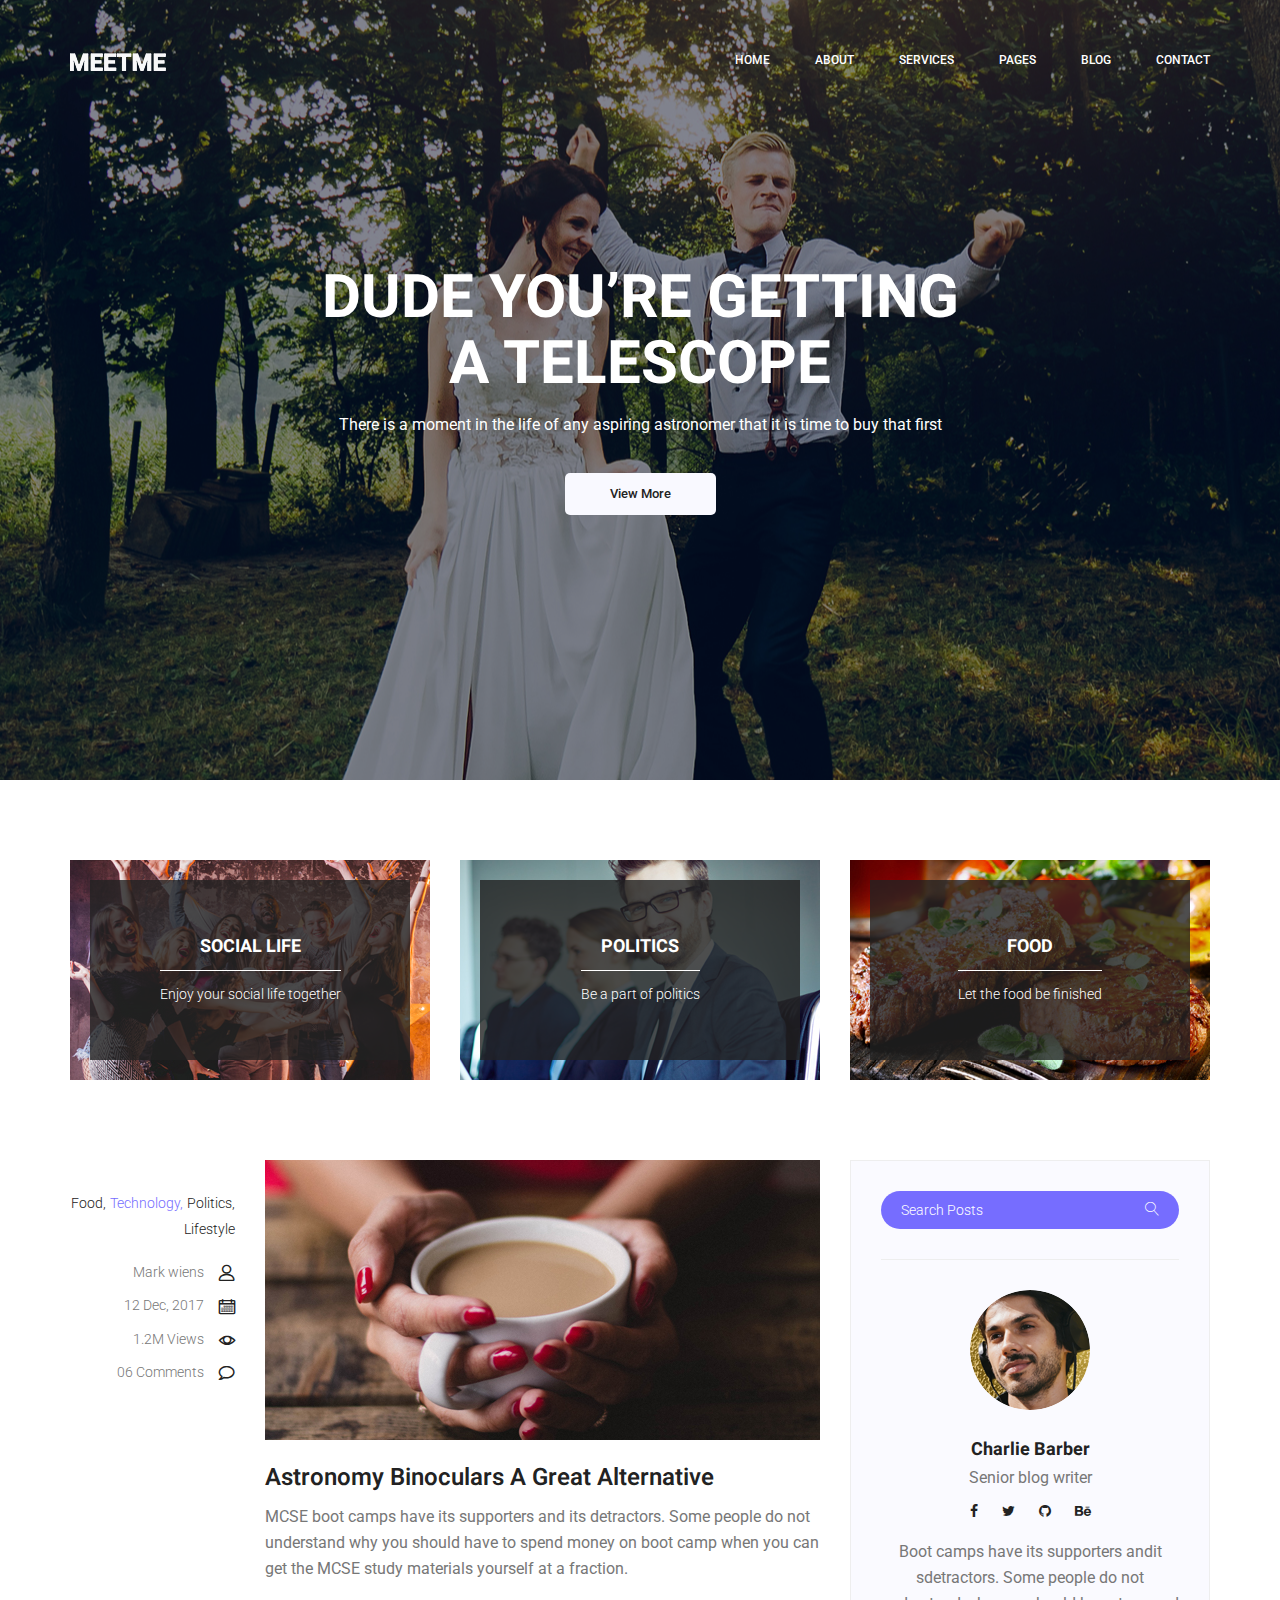
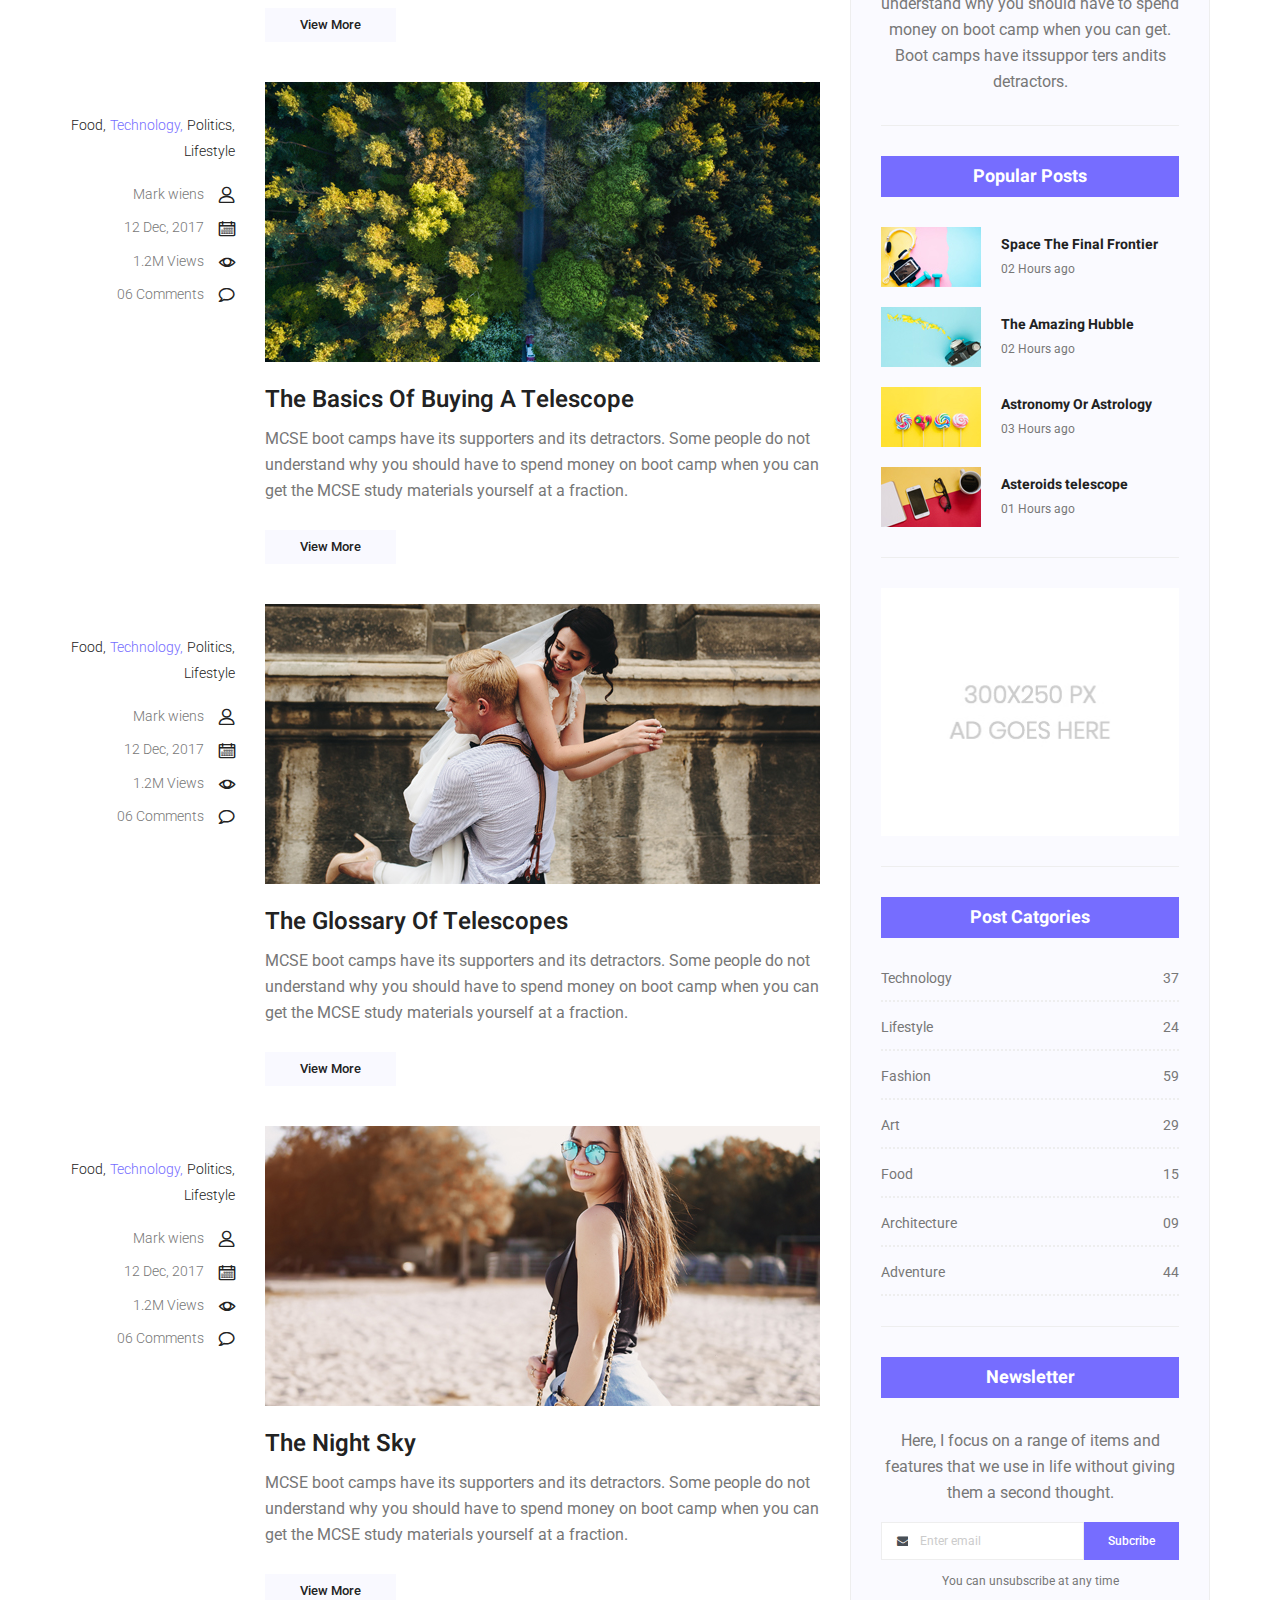
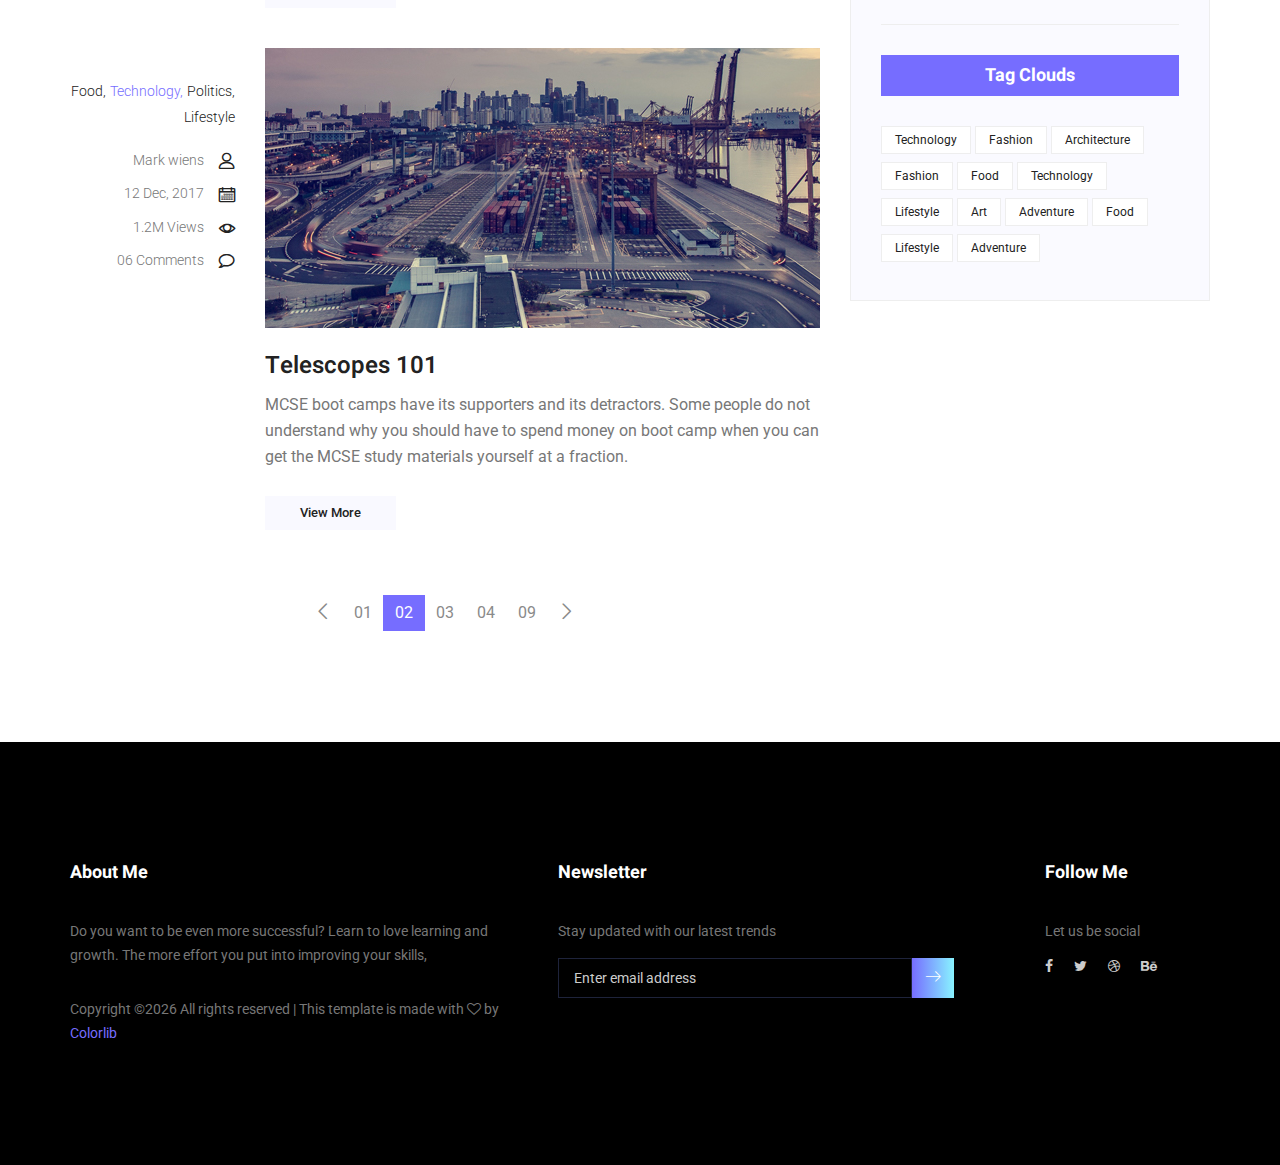
<file: meetme-gh-pages/blog.html>
<!doctype html>
<html lang="en">
    <head>
        <!-- Required meta tags -->
        <meta charset="utf-8">
        <meta name="viewport" content="width=device-width, initial-scale=1, shrink-to-fit=no">
        <link rel="icon" href="img/favicon.png" type="image/png">
        <title>MeetMe Personal</title>
        <!-- Bootstrap CSS -->
        <link rel="stylesheet" href="css/bootstrap.css">
        <link rel="stylesheet" href="vendors/linericon/style.css">
        <link rel="stylesheet" href="css/font-awesome.min.css">
        <link rel="stylesheet" href="vendors/owl-carousel/owl.carousel.min.css">
        <link rel="stylesheet" href="vendors/lightbox/simpleLightbox.css">
        <link rel="stylesheet" href="vendors/nice-select/css/nice-select.css">
        <link rel="stylesheet" href="vendors/animate-css/animate.css">
        <link rel="stylesheet" href="vendors/popup/magnific-popup.css">
        <!-- main css -->
        <link rel="stylesheet" href="css/style.css">
        <link rel="stylesheet" href="css/responsive.css">
    </head>
    <body>
        
        <!--================Header Menu Area =================-->
        <header class="header_area">
            <div class="main_menu">
            	<nav class="navbar navbar-expand-lg navbar-light">
					<div class="container box_1620">
						<!-- Brand and toggle get grouped for better mobile display -->
						<a class="navbar-brand logo_h" href="index.html"><img src="img/logo.png" alt=""></a>
						<button class="navbar-toggler" type="button" data-toggle="collapse" data-target="#navbarSupportedContent" aria-controls="navbarSupportedContent" aria-expanded="false" aria-label="Toggle navigation">
							<span class="icon-bar"></span>
							<span class="icon-bar"></span>
							<span class="icon-bar"></span>
						</button>
						<!-- Collect the nav links, forms, and other content for toggling -->
						<div class="collapse navbar-collapse offset" id="navbarSupportedContent">
							<ul class="nav navbar-nav menu_nav ml-auto">
								<li class="nav-item active"><a class="nav-link" href="index.html">Home</a></li> 
								<li class="nav-item"><a class="nav-link" href="about-us.html">About</a></li> 
								<li class="nav-item"><a class="nav-link" href="services.html">Services</a></li> 
								<li class="nav-item submenu dropdown">
									<a href="#" class="nav-link dropdown-toggle" data-toggle="dropdown" role="button" aria-haspopup="true" aria-expanded="false">Pages</a>
									<ul class="dropdown-menu">
										<li class="nav-item"><a class="nav-link" href="portfolio.html">Portfolio</a></li>
										<li class="nav-item"><a class="nav-link" href="elements.html">Elements</a></li>
									</ul>
								</li> 
								<li class="nav-item submenu dropdown">
									<a href="#" class="nav-link dropdown-toggle" data-toggle="dropdown" role="button" aria-haspopup="true" aria-expanded="false">Blog</a>
									<ul class="dropdown-menu">
										<li class="nav-item"><a class="nav-link" href="blog.html">Blog</a></li>
										<li class="nav-item"><a class="nav-link" href="single-blog.html">Blog Details</a></li>
									</ul>
								</li> 
								<li class="nav-item"><a class="nav-link" href="contact.html">Contact</a></li>
							</ul>
						</div> 
					</div>
            	</nav>
            </div>
        </header>
        <!--================Header Menu Area =================-->
        
        <!--================Home Banner Area =================-->
        <section class="home_banner_area blog_banner">
            <div class="banner_inner d-flex align-items-center">
            	<div class="overlay bg-parallax" data-stellar-ratio="0.9" data-stellar-vertical-offset="0" data-background=""></div>
				<div class="container">
					<div class="blog_b_text text-center">
						<h2>Dude You’re Getting <br /> a Telescope</h2>
						<p>There is a moment in the life of any aspiring astronomer that it is time to buy that first</p>
						<a class="white_bg_btn" href="#">View More</a>
					</div>
				</div>
            </div>
        </section>
        <!--================End Home Banner Area =================-->
        
        <!--================Blog Categorie Area =================-->
        <section class="blog_categorie_area">
            <div class="container">
                <div class="row">
                    <div class="col-lg-4">
                        <div class="categories_post">
                            <img src="img/blog/cat-post/cat-post-3.jpg" alt="post">
                            <div class="categories_details">
                                <div class="categories_text">
                                    <a href="blog-details.html"><h5>Social Life</h5></a>
                                    <div class="border_line"></div>
                                    <p>Enjoy your social life together</p>
                                </div>
                            </div>
                        </div>
                    </div>
                    <div class="col-lg-4">
                        <div class="categories_post">
                            <img src="img/blog/cat-post/cat-post-2.jpg" alt="post">
                            <div class="categories_details">
                                <div class="categories_text">
                                    <a href="blog-details.html"><h5>Politics</h5></a>
                                    <div class="border_line"></div>
                                    <p>Be a part of politics</p>
                                </div>
                            </div>
                        </div>
                    </div>
                    <div class="col-lg-4">
                        <div class="categories_post">
                            <img src="img/blog/cat-post/cat-post-1.jpg" alt="post">
                            <div class="categories_details">
                                <div class="categories_text">
                                    <a href="blog-details.html"><h5>Food</h5></a>
                                    <div class="border_line"></div>
                                    <p>Let the food be finished</p>
                                </div>
                            </div>
                        </div>
                    </div>
                </div>
            </div>
        </section>
        <!--================Blog Categorie Area =================-->
        
        <!--================Blog Area =================-->
        <section class="blog_area">
            <div class="container">
                <div class="row">
                    <div class="col-lg-8">
                        <div class="blog_left_sidebar">
                            <article class="row blog_item">
                               <div class="col-md-3">
                                   <div class="blog_info text-right">
                                        <div class="post_tag">
                                            <a href="#">Food,</a>
                                            <a class="active" href="#">Technology,</a>
                                            <a href="#">Politics,</a>
                                            <a href="#">Lifestyle</a>
                                        </div>
                                        <ul class="blog_meta list">
                                            <li><a href="#">Mark wiens<i class="lnr lnr-user"></i></a></li>
                                            <li><a href="#">12 Dec, 2017<i class="lnr lnr-calendar-full"></i></a></li>
                                            <li><a href="#">1.2M Views<i class="lnr lnr-eye"></i></a></li>
                                            <li><a href="#">06 Comments<i class="lnr lnr-bubble"></i></a></li>
                                        </ul>
                                    </div>
                               </div>
                                <div class="col-md-9">
                                    <div class="blog_post">
                                        <img src="img/blog/main-blog/m-blog-1.jpg" alt="">
                                        <div class="blog_details">
                                            <a href="single-blog.html"><h2>Astronomy Binoculars A Great Alternative</h2></a>
                                            <p>MCSE boot camps have its supporters and its detractors. Some people do not understand why you should have to spend money on boot camp when you can get the MCSE study materials yourself at a fraction.</p>
                                            <a href="single-blog.html" class="white_bg_btn">View More</a>
                                        </div>
                                    </div>
                                </div>
                            </article>
                            <article class="row blog_item">
                               <div class="col-md-3">
                                   <div class="blog_info text-right">
                                        <div class="post_tag">
                                            <a href="#">Food,</a>
                                            <a class="active" href="#">Technology,</a>
                                            <a href="#">Politics,</a>
                                            <a href="#">Lifestyle</a>
                                        </div>
                                        <ul class="blog_meta list">
                                            <li><a href="#">Mark wiens<i class="lnr lnr-user"></i></a></li>
                                            <li><a href="#">12 Dec, 2017<i class="lnr lnr-calendar-full"></i></a></li>
                                            <li><a href="#">1.2M Views<i class="lnr lnr-eye"></i></a></li>
                                            <li><a href="#">06 Comments<i class="lnr lnr-bubble"></i></a></li>
                                        </ul>
                                    </div>
                               </div>
                                <div class="col-md-9">
                                    <div class="blog_post">
                                        <img src="img/blog/main-blog/m-blog-2.jpg" alt="">
                                        <div class="blog_details">
                                            <a href="single-blog.html"><h2>The Basics Of Buying A Telescope</h2></a>
                                            <p>MCSE boot camps have its supporters and its detractors. Some people do not understand why you should have to spend money on boot camp when you can get the MCSE study materials yourself at a fraction.</p>
                                            <a href="single-blog.html" class="white_bg_btn">View More</a>
                                        </div>
                                    </div>
                                </div>
                            </article>
                            <article class="row blog_item">
                               <div class="col-md-3">
                                   <div class="blog_info text-right">
                                        <div class="post_tag">
                                            <a href="#">Food,</a>
                                            <a class="active" href="#">Technology,</a>
                                            <a href="#">Politics,</a>
                                            <a href="#">Lifestyle</a>
                                        </div>
                                        <ul class="blog_meta list">
                                            <li><a href="#">Mark wiens<i class="lnr lnr-user"></i></a></li>
                                            <li><a href="#">12 Dec, 2017<i class="lnr lnr-calendar-full"></i></a></li>
                                            <li><a href="#">1.2M Views<i class="lnr lnr-eye"></i></a></li>
                                            <li><a href="#">06 Comments<i class="lnr lnr-bubble"></i></a></li>
                                        </ul>
                                    </div>
                               </div>
                                <div class="col-md-9">
                                    <div class="blog_post">
                                        <img src="img/blog/main-blog/m-blog-3.jpg" alt="">
                                        <div class="blog_details">
                                            <a href="single-blog.html"><h2>The Glossary Of Telescopes</h2></a>
                                            <p>MCSE boot camps have its supporters and its detractors. Some people do not understand why you should have to spend money on boot camp when you can get the MCSE study materials yourself at a fraction.</p>
                                            <a href="single-blog.html" class="white_bg_btn">View More</a>
                                        </div>
                                    </div>
                                </div>
                            </article>
                            <article class="row blog_item">
                               <div class="col-md-3">
                                   <div class="blog_info text-right">
                                        <div class="post_tag">
                                            <a href="#">Food,</a>
                                            <a class="active" href="#">Technology,</a>
                                            <a href="#">Politics,</a>
                                            <a href="#">Lifestyle</a>
                                        </div>
                                        <ul class="blog_meta list">
                                            <li><a href="#">Mark wiens<i class="lnr lnr-user"></i></a></li>
                                            <li><a href="#">12 Dec, 2017<i class="lnr lnr-calendar-full"></i></a></li>
                                            <li><a href="#">1.2M Views<i class="lnr lnr-eye"></i></a></li>
                                            <li><a href="#">06 Comments<i class="lnr lnr-bubble"></i></a></li>
                                        </ul>
                                    </div>
                               </div>
                                <div class="col-md-9">
                                    <div class="blog_post">
                                        <img src="img/blog/main-blog/m-blog-4.jpg" alt="">
                                        <div class="blog_details">
                                            <a href="single-blog.html"><h2>The Night Sky</h2></a>
                                            <p>MCSE boot camps have its supporters and its detractors. Some people do not understand why you should have to spend money on boot camp when you can get the MCSE study materials yourself at a fraction.</p>
                                            <a href="single-blog.html" class="white_bg_btn">View More</a>
                                        </div>
                                    </div>
                                </div>
                            </article>
                            <article class="row blog_item">
                               <div class="col-md-3">
                                   <div class="blog_info text-right">
                                        <div class="post_tag">
                                            <a href="#">Food,</a>
                                            <a class="active" href="#">Technology,</a>
                                            <a href="#">Politics,</a>
                                            <a href="#">Lifestyle</a>
                                        </div>
                                        <ul class="blog_meta list">
                                            <li><a href="#">Mark wiens<i class="lnr lnr-user"></i></a></li>
                                            <li><a href="#">12 Dec, 2017<i class="lnr lnr-calendar-full"></i></a></li>
                                            <li><a href="#">1.2M Views<i class="lnr lnr-eye"></i></a></li>
                                            <li><a href="#">06 Comments<i class="lnr lnr-bubble"></i></a></li>
                                        </ul>
                                    </div>
                               </div>
                                <div class="col-md-9">
                                    <div class="blog_post">
                                        <img src="img/blog/main-blog/m-blog-5.jpg" alt="">
                                        <div class="blog_details">
                                            <a href="single-blog.html"><h2>Telescopes 101</h2></a>
                                            <p>MCSE boot camps have its supporters and its detractors. Some people do not understand why you should have to spend money on boot camp when you can get the MCSE study materials yourself at a fraction.</p>
                                            <a href="single-blog.html" class="white_bg_btn">View More</a>
                                        </div>
                                    </div>
                                </div>
                            </article>
                            <nav class="blog-pagination justify-content-center d-flex">
		                        <ul class="pagination">
		                            <li class="page-item">
		                                <a href="#" class="page-link" aria-label="Previous">
		                                    <span aria-hidden="true">
		                                        <span class="lnr lnr-chevron-left"></span>
		                                    </span>
		                                </a>
		                            </li>
		                            <li class="page-item"><a href="#" class="page-link">01</a></li>
		                            <li class="page-item active"><a href="#" class="page-link">02</a></li>
		                            <li class="page-item"><a href="#" class="page-link">03</a></li>
		                            <li class="page-item"><a href="#" class="page-link">04</a></li>
		                            <li class="page-item"><a href="#" class="page-link">09</a></li>
		                            <li class="page-item">
		                                <a href="#" class="page-link" aria-label="Next">
		                                    <span aria-hidden="true">
		                                        <span class="lnr lnr-chevron-right"></span>
		                                    </span>
		                                </a>
		                            </li>
		                        </ul>
		                    </nav>
                        </div>
                    </div>
                    <div class="col-lg-4">
                        <div class="blog_right_sidebar">
                            <aside class="single_sidebar_widget search_widget">
                                <div class="input-group">
                                    <input type="text" class="form-control" placeholder="Search Posts">
                                    <span class="input-group-btn">
                                        <button class="btn btn-default" type="button"><i class="lnr lnr-magnifier"></i></button>
                                    </span>
                                </div><!-- /input-group -->
                                <div class="br"></div>
                            </aside>
                            <aside class="single_sidebar_widget author_widget">
                                <img class="author_img rounded-circle" src="img/blog/author.png" alt="">
                                <h4>Charlie Barber</h4>
                                <p>Senior blog writer</p>
                                <div class="social_icon">
                                    <a href="#"><i class="fa fa-facebook"></i></a>
                                    <a href="#"><i class="fa fa-twitter"></i></a>
                                    <a href="#"><i class="fa fa-github"></i></a>
                                    <a href="#"><i class="fa fa-behance"></i></a>
                                </div>
                                <p>Boot camps have its supporters andit sdetractors. Some people do not understand why you should have to spend money on boot camp when you can get. Boot camps have itssuppor ters andits detractors.</p>
                                <div class="br"></div>
                            </aside>
                            <aside class="single_sidebar_widget popular_post_widget">
                                <h3 class="widget_title">Popular Posts</h3>
                                <div class="media post_item">
                                    <img src="img/blog/popular-post/post1.jpg" alt="post">
                                    <div class="media-body">
                                        <a href="blog-details.html"><h3>Space The Final Frontier</h3></a>
                                        <p>02 Hours ago</p>
                                    </div>
                                </div>
                                <div class="media post_item">
                                    <img src="img/blog/popular-post/post2.jpg" alt="post">
                                    <div class="media-body">
                                        <a href="blog-details.html"><h3>The Amazing Hubble</h3></a>
                                        <p>02 Hours ago</p>
                                    </div>
                                </div>
                                <div class="media post_item">
                                    <img src="img/blog/popular-post/post3.jpg" alt="post">
                                    <div class="media-body">
                                        <a href="blog-details.html"><h3>Astronomy Or Astrology</h3></a>
                                        <p>03 Hours ago</p>
                                    </div>
                                </div>
                                <div class="media post_item">
                                    <img src="img/blog/popular-post/post4.jpg" alt="post">
                                    <div class="media-body">
                                        <a href="blog-details.html"><h3>Asteroids telescope</h3></a>
                                        <p>01 Hours ago</p>
                                    </div>
                                </div>
                                <div class="br"></div>
                            </aside>
                            <aside class="single_sidebar_widget ads_widget">
                                <a href="#"><img class="img-fluid" src="img/blog/add.jpg" alt=""></a>
                                <div class="br"></div>
                            </aside>
                            <aside class="single_sidebar_widget post_category_widget">
                                <h4 class="widget_title">Post Catgories</h4>
                                <ul class="list cat-list">
                                    <li>
                                        <a href="#" class="d-flex justify-content-between">
                                            <p>Technology</p>
                                            <p>37</p>
                                        </a>
                                    </li>
                                    <li>
                                        <a href="#" class="d-flex justify-content-between">
                                            <p>Lifestyle</p>
                                            <p>24</p>
                                        </a>
                                    </li>
                                    <li>
                                        <a href="#" class="d-flex justify-content-between">
                                            <p>Fashion</p>
                                            <p>59</p>
                                        </a>
                                    </li>
                                    <li>
                                        <a href="#" class="d-flex justify-content-between">
                                            <p>Art</p>
                                            <p>29</p>
                                        </a>
                                    </li>
                                    <li>
                                        <a href="#" class="d-flex justify-content-between">
                                            <p>Food</p>
                                            <p>15</p>
                                        </a>
                                    </li>
                                    <li>
                                        <a href="#" class="d-flex justify-content-between">
                                            <p>Architecture</p>
                                            <p>09</p>
                                        </a>
                                    </li>
                                    <li>
                                        <a href="#" class="d-flex justify-content-between">
                                            <p>Adventure</p>
                                            <p>44</p>
                                        </a>
                                    </li>															
                                </ul>
                                <div class="br"></div>
                            </aside>
                            <aside class="single-sidebar-widget newsletter_widget">
                                <h4 class="widget_title">Newsletter</h4>
                                <p>
                                Here, I focus on a range of items and features that we use in life without
                                giving them a second thought.
                                </p>
                                <div class="form-group d-flex flex-row">
                                    <div class="input-group">
                                        <div class="input-group-prepend">
                                            <div class="input-group-text"><i class="fa fa-envelope" aria-hidden="true"></i></div>
                                        </div>
                                        <input type="text" class="form-control" id="inlineFormInputGroup" placeholder="Enter email" onfocus="this.placeholder = ''" onblur="this.placeholder = 'Enter email'">
                                    </div>
                                    <a href="#" class="bbtns">Subcribe</a>
                                </div>	
                                <p class="text-bottom">You can unsubscribe at any time</p>	
                                <div class="br"></div>							
                            </aside>
                            <aside class="single-sidebar-widget tag_cloud_widget">
                                <h4 class="widget_title">Tag Clouds</h4>
                                <ul class="list">
                                    <li><a href="#">Technology</a></li>
                                    <li><a href="#">Fashion</a></li>
                                    <li><a href="#">Architecture</a></li>
                                    <li><a href="#">Fashion</a></li>
                                    <li><a href="#">Food</a></li>
                                    <li><a href="#">Technology</a></li>
                                    <li><a href="#">Lifestyle</a></li>
                                    <li><a href="#">Art</a></li>
                                    <li><a href="#">Adventure</a></li>
                                    <li><a href="#">Food</a></li>
                                    <li><a href="#">Lifestyle</a></li>
                                    <li><a href="#">Adventure</a></li>
                                </ul>
                            </aside>
                        </div>
                    </div>
                </div>
            </div>
        </section>
        <!--================Blog Area =================-->
        
        <!--================Footer Area =================-->
        <footer class="footer_area p_120">
        	<div class="container">
        		<div class="row footer_inner">
        			<div class="col-lg-5 col-sm-6">
        				<aside class="f_widget ab_widget">
        					<div class="f_title">
        						<h3>About Me</h3>
        					</div>
        					<p>Do you want to be even more successful? Learn to love learning and growth. The more effort you put into improving your skills,</p>
        					<p><!-- Link back to Colorlib can't be removed. Template is licensed under CC BY 3.0. -->
Copyright &copy;<script>document.write(new Date().getFullYear());</script> All rights reserved | This template is made with <i class="fa fa-heart-o" aria-hidden="true"></i> by <a href="https://colorlib.com" target="_blank">Colorlib</a>
<!-- Link back to Colorlib can't be removed. Template is licensed under CC BY 3.0. --></p>
        				</aside>
        			</div>
        			<div class="col-lg-5 col-sm-6">
        				<aside class="f_widget news_widget">
        					<div class="f_title">
        						<h3>Newsletter</h3>
        					</div>
        					<p>Stay updated with our latest trends</p>
        					<div id="mc_embed_signup">
                                <form target="_blank" action="https://spondonit.us12.list-manage.com/subscribe/post?u=1462626880ade1ac87bd9c93a&amp;id=92a4423d01" method="get" class="subscribe_form relative">
                                	<div class="input-group d-flex flex-row">
                                        <input name="EMAIL" placeholder="Enter email address" onfocus="this.placeholder = ''" onblur="this.placeholder = 'Email Address '" required="" type="email">
                                        <button class="btn sub-btn"><span class="lnr lnr-arrow-right"></span></button>		
                                    </div>				
                                    <div class="mt-10 info"></div>
                                </form>
                            </div>
        				</aside>
        			</div>
        			<div class="col-lg-2">
        				<aside class="f_widget social_widget">
        					<div class="f_title">
        						<h3>Follow Me</h3>
        					</div>
        					<p>Let us be social</p>
        					<ul class="list">
        						<li><a href="#"><i class="fa fa-facebook"></i></a></li>
        						<li><a href="#"><i class="fa fa-twitter"></i></a></li>
        						<li><a href="#"><i class="fa fa-dribbble"></i></a></li>
        						<li><a href="#"><i class="fa fa-behance"></i></a></li>
        					</ul>
        				</aside>
        			</div>
        		</div>
        	</div>
        </footer>
        <!--================End Footer Area =================-->
        
        
        
        
        <!-- Optional JavaScript -->
        <!-- jQuery first, then Popper.js, then Bootstrap JS -->
        <script src="js/jquery-3.3.1.min.js"></script>
        <script src="js/popper.js"></script>
        <script src="js/bootstrap.min.js"></script>
        <script src="js/stellar.js"></script>
        <script src="vendors/lightbox/simpleLightbox.min.js"></script>
        <script src="vendors/nice-select/js/jquery.nice-select.min.js"></script>
        <script src="vendors/isotope/imagesloaded.pkgd.min.js"></script>
        <script src="vendors/isotope/isotope.pkgd.min.js"></script>
        <script src="vendors/owl-carousel/owl.carousel.min.js"></script>
        <script src="vendors/popup/jquery.magnific-popup.min.js"></script>
        <script src="js/jquery.ajaxchimp.min.js"></script>
        <script src="vendors/counter-up/jquery.waypoints.min.js"></script>
        <script src="vendors/counter-up/jquery.counterup.min.js"></script>
        <script src="js/mail-script.js"></script>
        <script src="js/theme.js"></script>
    </body>
</html>
</file>
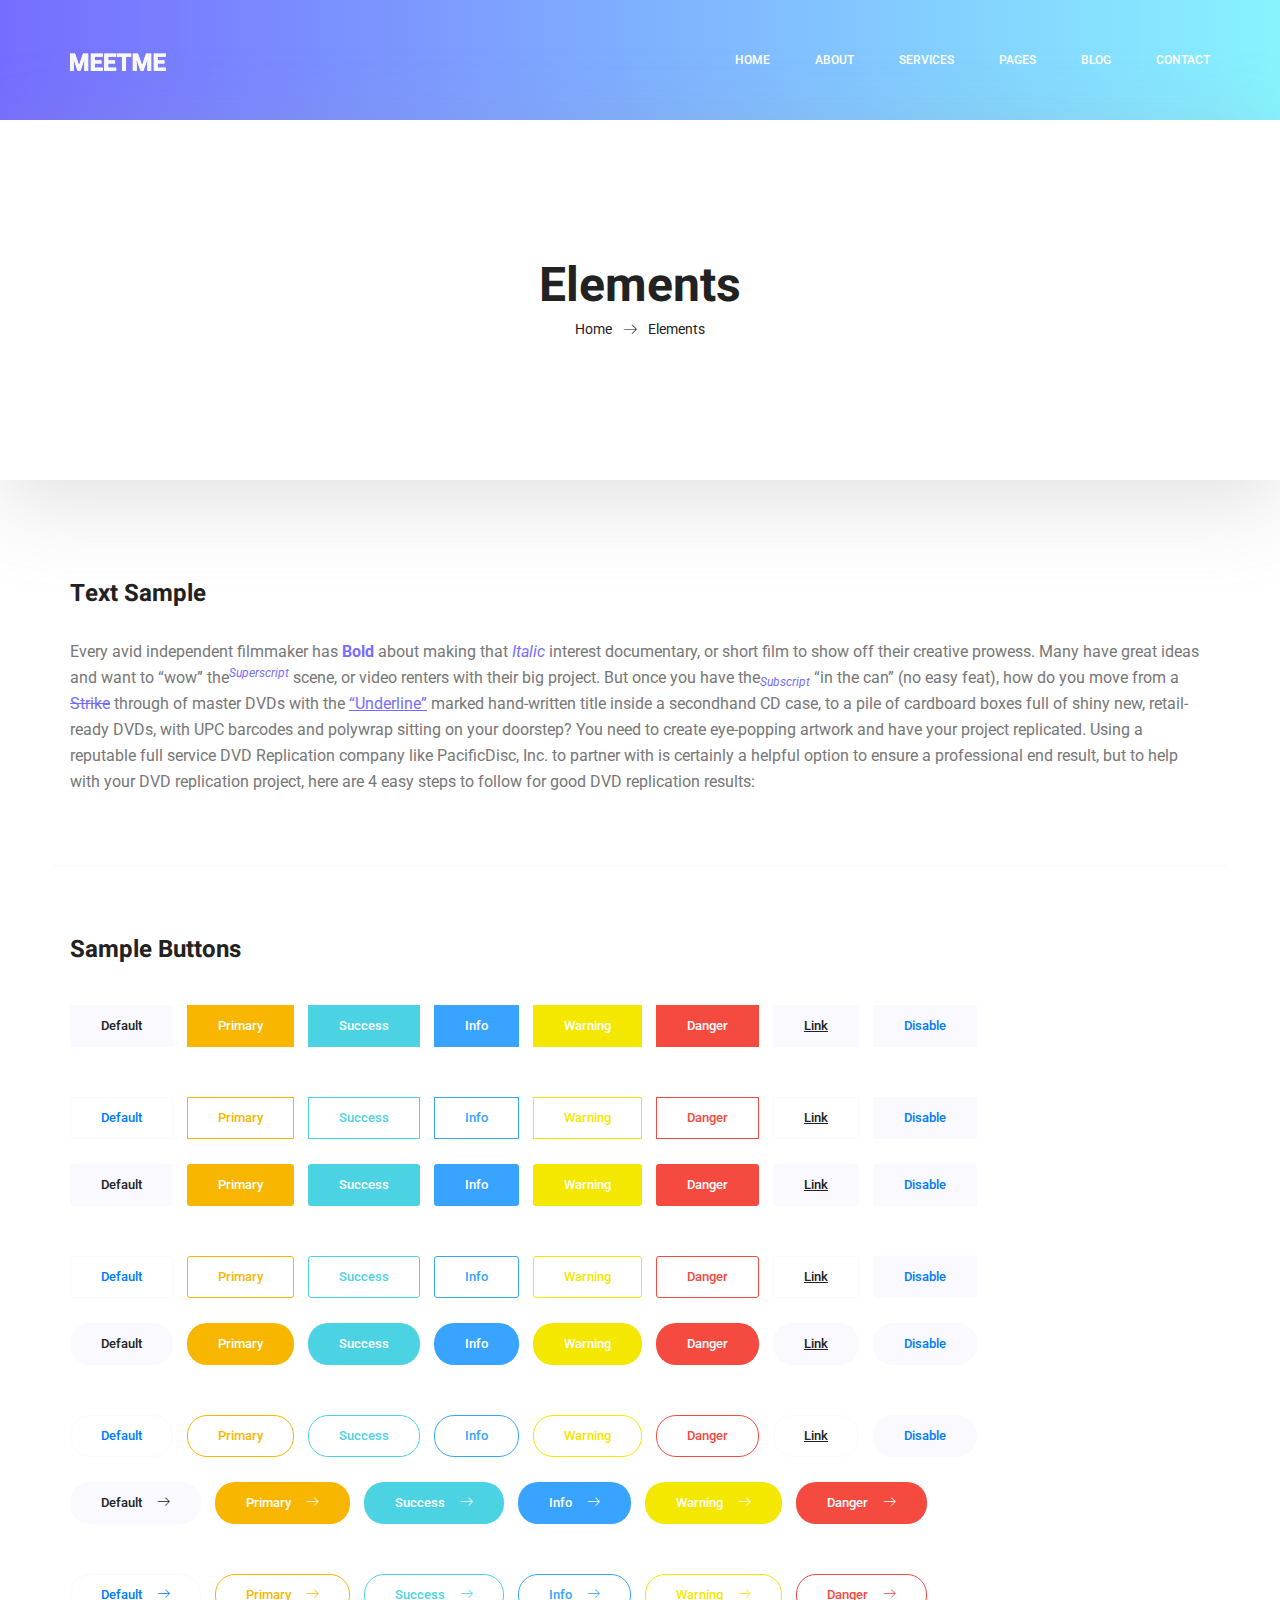
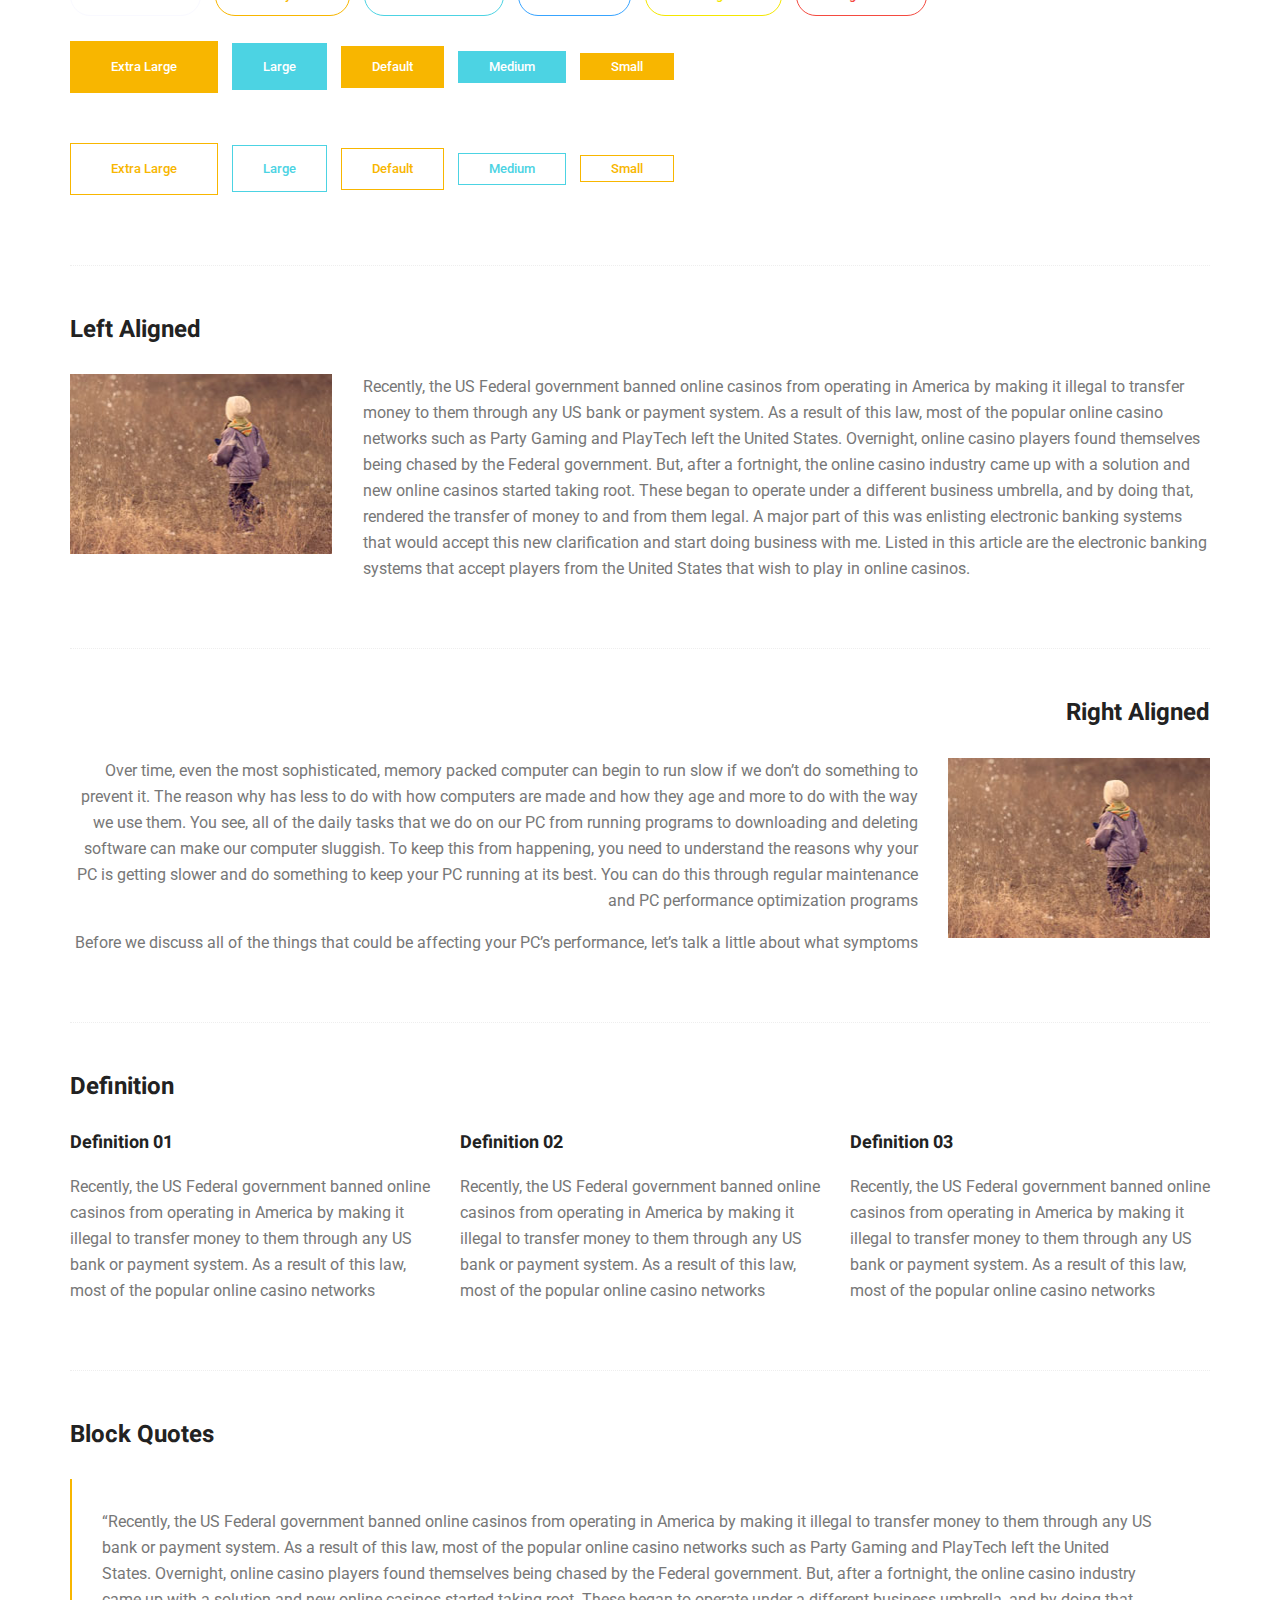
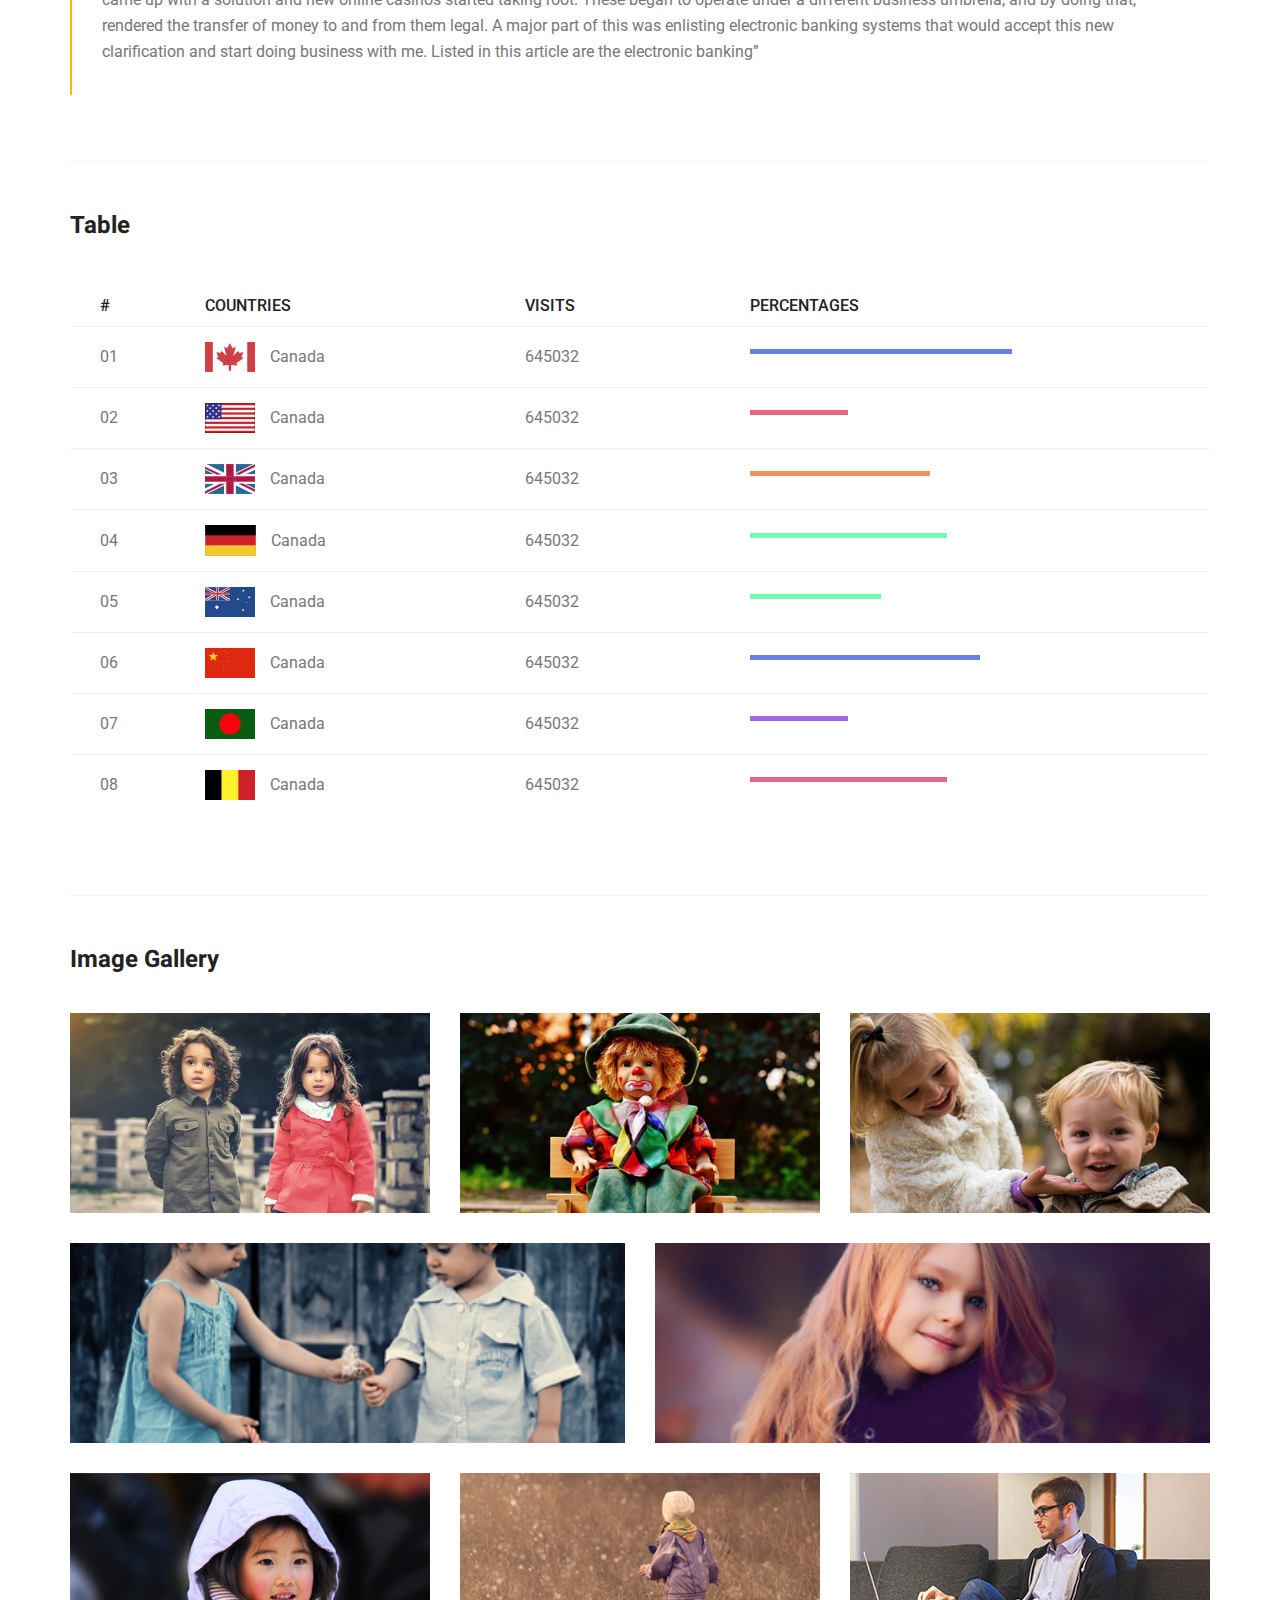
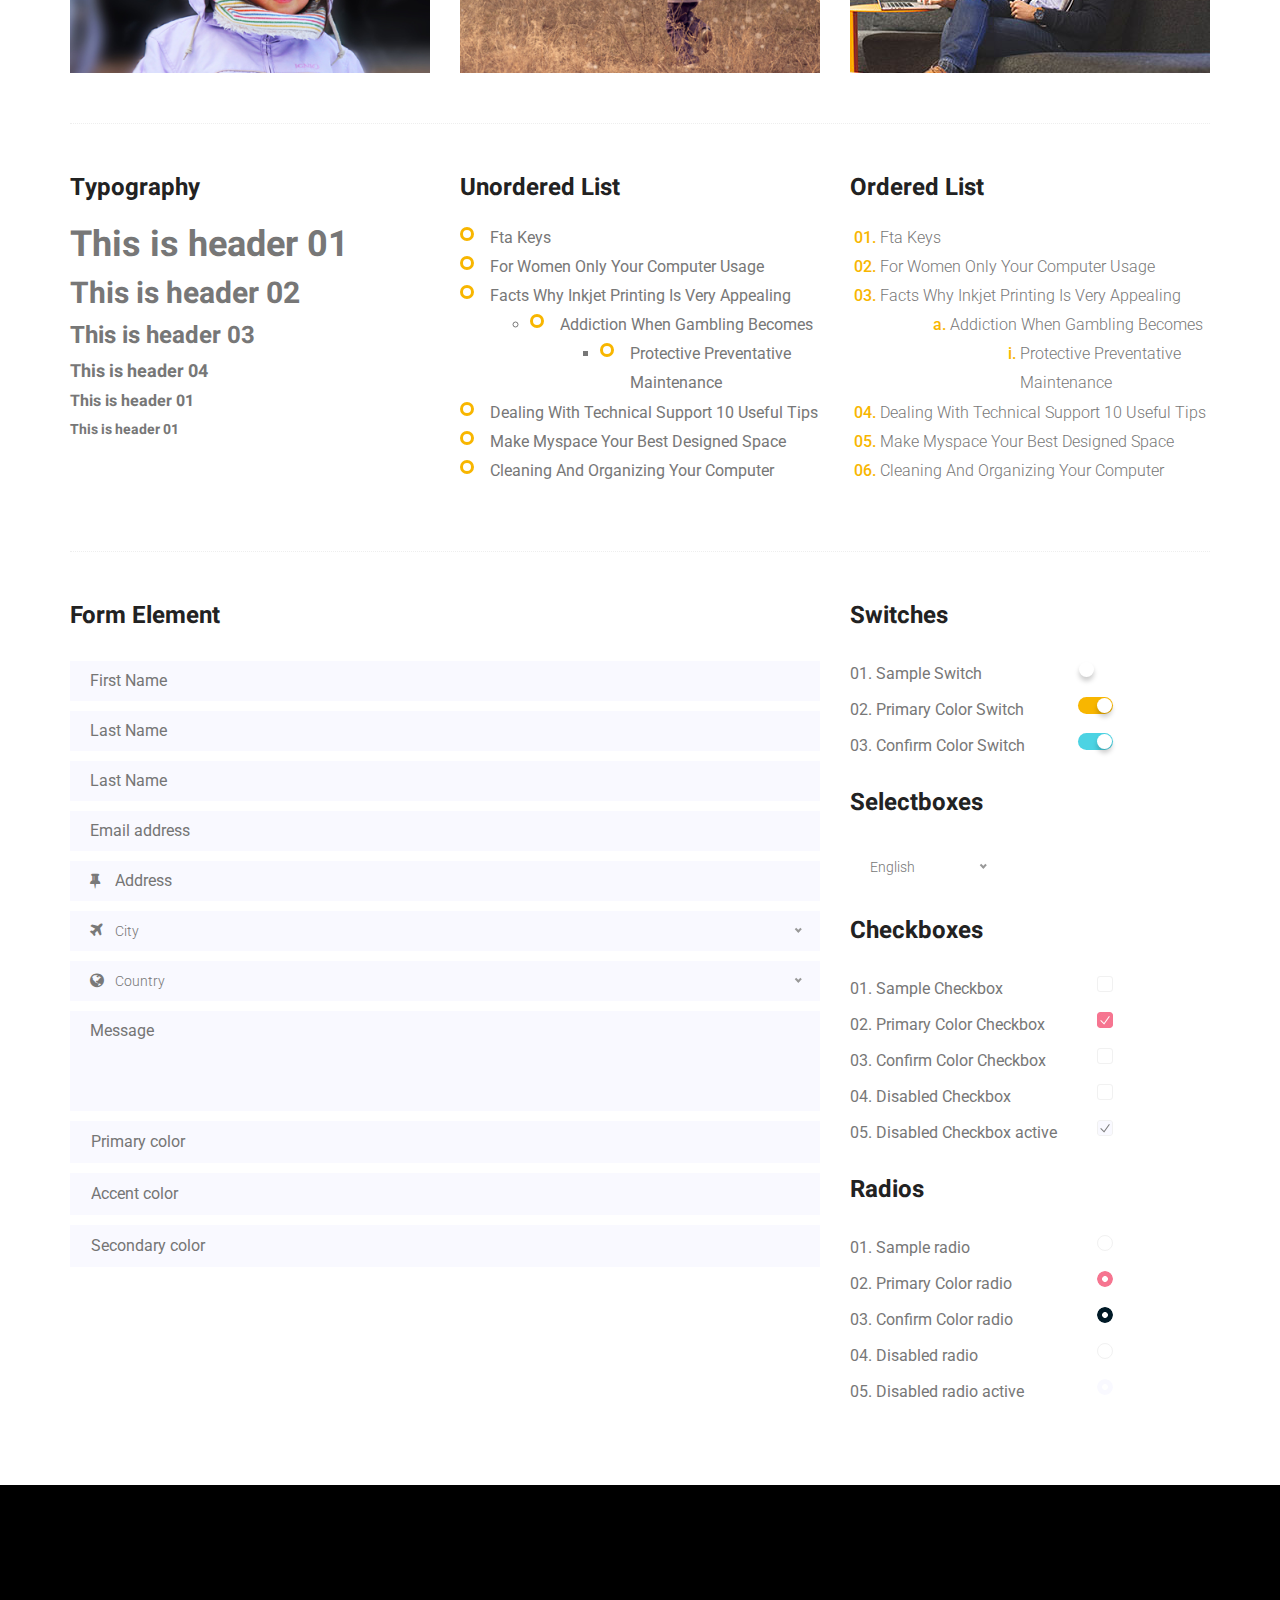
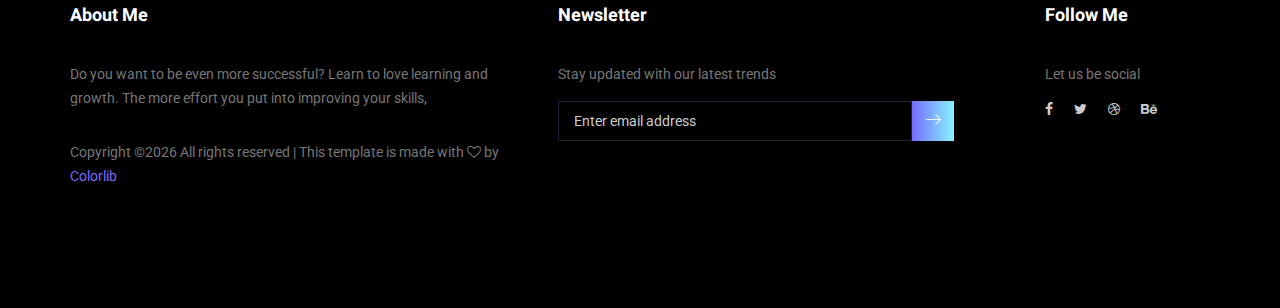
<file: meetme-gh-pages/elements.html>
<!doctype html>
<html lang="en">
    <head>
        <!-- Required meta tags -->
        <meta charset="utf-8">
        <meta name="viewport" content="width=device-width, initial-scale=1, shrink-to-fit=no">
        <link rel="icon" href="img/favicon.png" type="image/png">
        <title>MeetMe Personal</title>
        <!-- Bootstrap CSS -->
        <link rel="stylesheet" href="css/bootstrap.css">
        <link rel="stylesheet" href="vendors/linericon/style.css">
        <link rel="stylesheet" href="css/font-awesome.min.css">
        <link rel="stylesheet" href="vendors/owl-carousel/owl.carousel.min.css">
        <link rel="stylesheet" href="vendors/lightbox/simpleLightbox.css">
        <link rel="stylesheet" href="vendors/nice-select/css/nice-select.css">
        <link rel="stylesheet" href="vendors/animate-css/animate.css">
        <link rel="stylesheet" href="vendors/popup/magnific-popup.css">
        <!-- main css -->
        <link rel="stylesheet" href="css/style.css">
        <link rel="stylesheet" href="css/responsive.css">
    </head>
    <body>
        
        <!--================Header Menu Area =================-->
        <header class="header_area">
            <div class="main_menu">
            	<nav class="navbar navbar-expand-lg navbar-light">
					<div class="container box_1620">
						<!-- Brand and toggle get grouped for better mobile display -->
						<a class="navbar-brand logo_h" href="index.html"><img src="img/logo.png" alt=""></a>
						<button class="navbar-toggler" type="button" data-toggle="collapse" data-target="#navbarSupportedContent" aria-controls="navbarSupportedContent" aria-expanded="false" aria-label="Toggle navigation">
							<span class="icon-bar"></span>
							<span class="icon-bar"></span>
							<span class="icon-bar"></span>
						</button>
						<!-- Collect the nav links, forms, and other content for toggling -->
						<div class="collapse navbar-collapse offset" id="navbarSupportedContent">
							<ul class="nav navbar-nav menu_nav ml-auto">
								<li class="nav-item active"><a class="nav-link" href="index.html">Home</a></li> 
								<li class="nav-item"><a class="nav-link" href="about-us.html">About</a></li> 
								<li class="nav-item"><a class="nav-link" href="services.html">Services</a></li> 
								<li class="nav-item submenu dropdown">
									<a href="#" class="nav-link dropdown-toggle" data-toggle="dropdown" role="button" aria-haspopup="true" aria-expanded="false">Pages</a>
									<ul class="dropdown-menu">
										<li class="nav-item"><a class="nav-link" href="portfolio.html">Portfolio</a></li>
										<li class="nav-item"><a class="nav-link" href="elements.html">Elements</a></li>
									</ul>
								</li> 
								<li class="nav-item submenu dropdown">
									<a href="#" class="nav-link dropdown-toggle" data-toggle="dropdown" role="button" aria-haspopup="true" aria-expanded="false">Blog</a>
									<ul class="dropdown-menu">
										<li class="nav-item"><a class="nav-link" href="blog.html">Blog</a></li>
										<li class="nav-item"><a class="nav-link" href="single-blog.html">Blog Details</a></li>
									</ul>
								</li> 
								<li class="nav-item"><a class="nav-link" href="contact.html">Contact</a></li>
							</ul>
						</div> 
					</div>
            	</nav>
            </div>
        </header>
        <!--================Header Menu Area =================-->
        
        <!--================Home Banner Area =================-->
        <section class="banner_area">
            <div class="box_1620">
				<div class="banner_inner d-flex align-items-center">
					<div class="container">
						<div class="banner_content text-center">
							<h2>Elements</h2>
							<div class="page_link">
								<a href="index.html">Home</a>
								<a href="elements.html">Elements</a>
							</div>
						</div>
					</div>
				</div>
            </div>
        </section>
        <!--================End Home Banner Area =================-->
        
        
        <!-- Start Sample Area -->
			<section class="sample-text-area">
				<div class="container">
					<h3 class="text-heading title_color">Text Sample</h3>
					<p class="sample-text">
						Every avid independent filmmaker has <b>Bold</b> about making that <i>Italic</i> interest documentary, or short film to show off their creative prowess. Many have great ideas and want to “wow” the<sup>Superscript</sup> scene, or video renters with their big project.  But once you have the<sub>Subscript</sub> “in the can” (no easy feat), how do you move from a <del>Strike</del> through of master DVDs with the <u>“Underline”</u> marked hand-written title inside a secondhand CD case, to a pile of cardboard boxes full of shiny new, retail-ready DVDs, with UPC barcodes and polywrap sitting on your doorstep?  You need to create eye-popping artwork and have your project replicated. Using a reputable full service DVD Replication company like PacificDisc, Inc. to partner with is certainly a helpful option to ensure a professional end result, but to help with your DVD replication project, here are 4 easy steps to follow for good DVD replication results: 

					</p>
				</div>
			</section>
			<!-- End Sample Area -->
			<!-- Start Button -->
			<section class="button-area">
				<div class="container border-top-generic">
					<h3 class="text-heading title_color">Sample Buttons</h3>
					<div class="button-group-area">
						<a href="#" class="genric-btn default">Default</a>
						<a href="#" class="genric-btn primary">Primary</a>
						<a href="#" class="genric-btn success">Success</a>
						<a href="#" class="genric-btn info">Info</a>
						<a href="#" class="genric-btn warning">Warning</a>
						<a href="#" class="genric-btn danger">Danger</a>
						<a href="#" class="genric-btn link">Link</a>
						<a href="#" class="genric-btn disable">Disable</a>
					</div>
					<div class="button-group-area mt-10">
						<a href="#" class="genric-btn default-border">Default</a>
						<a href="#" class="genric-btn primary-border">Primary</a>
						<a href="#" class="genric-btn success-border">Success</a>
						<a href="#" class="genric-btn info-border">Info</a>
						<a href="#" class="genric-btn warning-border">Warning</a>
						<a href="#" class="genric-btn danger-border">Danger</a>
						<a href="#" class="genric-btn link-border">Link</a>
						<a href="#" class="genric-btn disable">Disable</a>
					</div>
					<div class="button-group-area mt-40">
						<a href="#" class="genric-btn default radius">Default</a>
						<a href="#" class="genric-btn primary radius">Primary</a>
						<a href="#" class="genric-btn success radius">Success</a>
						<a href="#" class="genric-btn info radius">Info</a>
						<a href="#" class="genric-btn warning radius">Warning</a>
						<a href="#" class="genric-btn danger radius">Danger</a>
						<a href="#" class="genric-btn link radius">Link</a>
						<a href="#" class="genric-btn disable radius">Disable</a>
					</div>
					<div class="button-group-area mt-10">
						<a href="#" class="genric-btn default-border radius">Default</a>
						<a href="#" class="genric-btn primary-border radius">Primary</a>
						<a href="#" class="genric-btn success-border radius">Success</a>
						<a href="#" class="genric-btn info-border radius">Info</a>
						<a href="#" class="genric-btn warning-border radius">Warning</a>
						<a href="#" class="genric-btn danger-border radius">Danger</a>
						<a href="#" class="genric-btn link-border radius">Link</a>
						<a href="#" class="genric-btn disable radius">Disable</a>
					</div>
					<div class="button-group-area mt-40">
						<a href="#" class="genric-btn default circle">Default</a>
						<a href="#" class="genric-btn primary circle">Primary</a>
						<a href="#" class="genric-btn success circle">Success</a>
						<a href="#" class="genric-btn info circle">Info</a>
						<a href="#" class="genric-btn warning circle">Warning</a>
						<a href="#" class="genric-btn danger circle">Danger</a>
						<a href="#" class="genric-btn link circle">Link</a>
						<a href="#" class="genric-btn disable circle">Disable</a>
					</div>
					<div class="button-group-area mt-10">
						<a href="#" class="genric-btn default-border circle">Default</a>
						<a href="#" class="genric-btn primary-border circle">Primary</a>
						<a href="#" class="genric-btn success-border circle">Success</a>
						<a href="#" class="genric-btn info-border circle">Info</a>
						<a href="#" class="genric-btn warning-border circle">Warning</a>
						<a href="#" class="genric-btn danger-border circle">Danger</a>
						<a href="#" class="genric-btn link-border circle">Link</a>
						<a href="#" class="genric-btn disable circle">Disable</a>
					</div>
					<div class="button-group-area mt-40">
						<a href="#" class="genric-btn default circle arrow">Default<span class="lnr lnr-arrow-right"></span></a>
						<a href="#" class="genric-btn primary circle arrow">Primary<span class="lnr lnr-arrow-right"></span></a>
						<a href="#" class="genric-btn success circle arrow">Success<span class="lnr lnr-arrow-right"></span></a>
						<a href="#" class="genric-btn info circle arrow">Info<span class="lnr lnr-arrow-right"></span></a>
						<a href="#" class="genric-btn warning circle arrow">Warning<span class="lnr lnr-arrow-right"></span></a>
						<a href="#" class="genric-btn danger circle arrow">Danger<span class="lnr lnr-arrow-right"></span></a>
					</div>
					<div class="button-group-area mt-10">
						<a href="#" class="genric-btn default-border circle arrow">Default<span class="lnr lnr-arrow-right"></span></a>
						<a href="#" class="genric-btn primary-border circle arrow">Primary<span class="lnr lnr-arrow-right"></span></a>
						<a href="#" class="genric-btn success-border circle arrow">Success<span class="lnr lnr-arrow-right"></span></a>
						<a href="#" class="genric-btn info-border circle arrow">Info<span class="lnr lnr-arrow-right"></span></a>
						<a href="#" class="genric-btn warning-border circle arrow">Warning<span class="lnr lnr-arrow-right"></span></a>
						<a href="#" class="genric-btn danger-border circle arrow">Danger<span class="lnr lnr-arrow-right"></span></a>
					</div>
					<div class="button-group-area mt-40">
						<a href="#" class="genric-btn primary e-large">Extra Large</a>
						<a href="#" class="genric-btn success large">Large</a>
						<a href="#" class="genric-btn primary">Default</a>
						<a href="#" class="genric-btn success medium">Medium</a>
						<a href="#" class="genric-btn primary small">Small</a>
					</div>
					<div class="button-group-area mt-10">
						<a href="#" class="genric-btn primary-border e-large">Extra Large</a>
						<a href="#" class="genric-btn success-border large">Large</a>
						<a href="#" class="genric-btn primary-border">Default</a>
						<a href="#" class="genric-btn success-border medium">Medium</a>
						<a href="#" class="genric-btn primary-border small">Small</a>
					</div>
				</div>
			</section>
			<!-- End Button -->
			<!-- Start Align Area -->
			<div class="whole-wrap">
				<div class="container">
					<div class="section-top-border">
						<h3 class="mb-30 title_color">Left Aligned</h3>
						<div class="row">
							<div class="col-md-3">
								<img src="img/elements/d.jpg" alt="" class="img-fluid">
							</div>
							<div class="col-md-9 mt-sm-20 left-align-p">
								<p>Recently, the US Federal government banned online casinos from operating in America by making it illegal to transfer money to them through any US bank or payment system. As a result of this law, most of the popular online casino networks such as Party Gaming and PlayTech left the United States. Overnight, online casino players found themselves being chased by the Federal government. But, after a fortnight, the online casino industry came up with a solution and new online casinos started taking root. These began to operate under a different business umbrella, and by doing that, rendered the transfer of money to and from them legal. A major part of this was enlisting electronic banking systems that would accept this new clarification and start doing business with me. Listed in this article are the electronic banking systems that accept players from the United States that wish to play in online casinos.</p>
							</div>
						</div>
					</div>
					<div class="section-top-border text-right">
						<h3 class="mb-30 title_color">Right Aligned</h3>
						<div class="row">
							<div class="col-md-9">
								<p class="text-right">Over time, even the most sophisticated, memory packed computer can begin to run slow if we don’t do something to prevent it. The reason why has less to do with how computers are made and how they age and more to do with the way we use them. You see, all of the daily tasks that we do on our PC from running programs to downloading and deleting software can make our computer sluggish. To keep this from happening, you need to understand the reasons why your PC is getting slower and do something to keep your PC running at its best. You can do this through regular maintenance and PC performance optimization programs</p>
								<p class="text-right">Before we discuss all of the things that could be affecting your PC’s performance, let’s talk a little about what symptoms</p>
							</div>
							<div class="col-md-3">
								<img src="img/elements/d.jpg" alt="" class="img-fluid">
							</div>
						</div>
					</div>
					<div class="section-top-border">
						<h3 class="mb-30 title_color">Definition</h3>
						<div class="row">
							<div class="col-md-4">
								<div class="single-defination">
									<h4 class="mb-20">Definition 01</h4>
									<p>Recently, the US Federal government banned online casinos from operating in America by making it illegal to transfer money to them through any US bank or payment system. As a result of this law, most of the popular online casino networks</p>
								</div>
							</div>
							<div class="col-md-4">
								<div class="single-defination">
									<h4 class="mb-20">Definition 02</h4>
									<p>Recently, the US Federal government banned online casinos from operating in America by making it illegal to transfer money to them through any US bank or payment system. As a result of this law, most of the popular online casino networks</p>
								</div>
							</div>
							<div class="col-md-4">
								<div class="single-defination">
									<h4 class="mb-20">Definition 03</h4>
									<p>Recently, the US Federal government banned online casinos from operating in America by making it illegal to transfer money to them through any US bank or payment system. As a result of this law, most of the popular online casino networks</p>
								</div>
							</div>
						</div>
					</div>
					<div class="section-top-border">
						<h3 class="mb-30 title_color">Block Quotes</h3>
						<div class="row">
							<div class="col-lg-12">
								<blockquote class="generic-blockquote">
									“Recently, the US Federal government banned online casinos from operating in America by making it illegal to transfer money to them through any US bank or payment system. As a result of this law, most of the popular online casino networks such as Party Gaming and PlayTech left the United States. Overnight, online casino players found themselves being chased by the Federal government. But, after a fortnight, the online casino industry came up with a solution and new online casinos started taking root. These began to operate under a different business umbrella, and by doing that, rendered the transfer of money to and from them legal. A major part of this was enlisting electronic banking systems that would accept this new clarification and start doing business with me. Listed in this article are the electronic banking” 
								</blockquote>
							</div>
						</div>
					</div>
					<div class="section-top-border">
						<h3 class="mb-30 title_color">Table</h3>
						<div class="progress-table-wrap">
							<div class="progress-table">
								<div class="table-head">
									<div class="serial">#</div>
									<div class="country">Countries</div>
									<div class="visit">Visits</div>
									<div class="percentage">Percentages</div>
								</div>
								<div class="table-row">
									<div class="serial">01</div>
									<div class="country"> <img src="img/elements/f1.jpg" alt="flag">Canada</div>
									<div class="visit">645032</div>
									<div class="percentage">
										<div class="progress">
											<div class="progress-bar color-1" role="progressbar" style="width: 80%" aria-valuenow="80" aria-valuemin="0" aria-valuemax="100"></div>
										</div>
									</div>
								</div>
								<div class="table-row">
									<div class="serial">02</div>
									<div class="country"> <img src="img/elements/f2.jpg" alt="flag">Canada</div>
									<div class="visit">645032</div>
									<div class="percentage">
										<div class="progress">
											<div class="progress-bar color-2" role="progressbar" style="width: 30%" aria-valuenow="30" aria-valuemin="0" aria-valuemax="100"></div>
										</div>
									</div>
								</div>
								<div class="table-row">
									<div class="serial">03</div>
									<div class="country"> <img src="img/elements/f3.jpg" alt="flag">Canada</div>
									<div class="visit">645032</div>
									<div class="percentage">
										<div class="progress">
											<div class="progress-bar color-3" role="progressbar" style="width: 55%" aria-valuenow="55" aria-valuemin="0" aria-valuemax="100"></div>
										</div>
									</div>
								</div>
								<div class="table-row">
									<div class="serial">04</div>
									<div class="country"> <img src="img/elements/f4.jpg" alt="flag">Canada</div>
									<div class="visit">645032</div>
									<div class="percentage">
										<div class="progress">
											<div class="progress-bar color-4" role="progressbar" style="width: 60%" aria-valuenow="60" aria-valuemin="0" aria-valuemax="100"></div>
										</div>
									</div>
								</div>
								<div class="table-row">
									<div class="serial">05</div>
									<div class="country"> <img src="img/elements/f5.jpg" alt="flag">Canada</div>
									<div class="visit">645032</div>
									<div class="percentage">
										<div class="progress">
											<div class="progress-bar color-5" role="progressbar" style="width: 40%" aria-valuenow="40" aria-valuemin="0" aria-valuemax="100"></div>
										</div>
									</div>
								</div>
								<div class="table-row">
									<div class="serial">06</div>
									<div class="country"> <img src="img/elements/f6.jpg" alt="flag">Canada</div>
									<div class="visit">645032</div>
									<div class="percentage">
										<div class="progress">
											<div class="progress-bar color-6" role="progressbar" style="width: 70%" aria-valuenow="70" aria-valuemin="0" aria-valuemax="100"></div>
										</div>
									</div>
								</div>
								<div class="table-row">
									<div class="serial">07</div>
									<div class="country"> <img src="img/elements/f7.jpg" alt="flag">Canada</div>
									<div class="visit">645032</div>
									<div class="percentage">
										<div class="progress">
											<div class="progress-bar color-7" role="progressbar" style="width: 30%" aria-valuenow="30" aria-valuemin="0" aria-valuemax="100"></div>
										</div>
									</div>
								</div>
								<div class="table-row">
									<div class="serial">08</div>
									<div class="country"> <img src="img/elements/f8.jpg" alt="flag">Canada</div>
									<div class="visit">645032</div>
									<div class="percentage">
										<div class="progress">
											<div class="progress-bar color-8" role="progressbar" style="width: 60%" aria-valuenow="60" aria-valuemin="0" aria-valuemax="100"></div>
										</div>
									</div>
								</div>
							</div>
						</div>
					</div>
					<div class="section-top-border">
						<h3 class="title_color">Image Gallery</h3>
						<div class="row gallery-item">
							<div class="col-md-4">
								<a href="img/elements/g1.jpg" class="img-gal"><div class="single-gallery-image" style="background: url(img/elements/g1.jpg);"></div></a>
							</div>
							<div class="col-md-4">
								<a href="img/elements/g2.jpg" class="img-gal"><div class="single-gallery-image" style="background: url(img/elements/g2.jpg);"></div></a>
							</div>
							<div class="col-md-4">
								<a href="img/elements/g3.jpg" class="img-gal"><div class="single-gallery-image" style="background: url(img/elements/g3.jpg);"></div></a>
							</div>
							<div class="col-md-6">
								<a href="img/elements/g4.jpg" class="img-gal"><div class="single-gallery-image" style="background: url(img/elements/g4.jpg);"></div></a>
							</div>
							<div class="col-md-6">
								<a href="img/elements/g5.jpg" class="img-gal"><div class="single-gallery-image" style="background: url(img/elements/g5.jpg);"></div></a>
							</div>
							<div class="col-md-4">
								<a href="img/elements/g6.jpg" class="img-gal"><div class="single-gallery-image" style="background: url(img/elements/g6.jpg);"></div></a>
							</div>
							<div class="col-md-4">
								<a href="img/elements/g7.jpg" class="img-gal"><div class="single-gallery-image" style="background: url(img/elements/g7.jpg);"></div></a>
							</div>
							<div class="col-md-4">
								<a href="img/elements/g8.jpg" class="img-gal"><div class="single-gallery-image" style="background: url(img/elements/g8.jpg);"></div></a>
							</div>
						</div>
					</div>
					<div class="section-top-border">
						<div class="row">
							<div class="col-lg-4 col-sm-6 typo-sec">
								<h3 class="mb-20 title_color">Typography</h3>
								<div class="typography">
									<h1 class="typo-list">This is header 01</h1>
									<h2 class="typo-list">This is header 02</h2>
									<h3 class="typo-list">This is header 03</h3>
									<h4 class="typo-list">This is header 04</h4>
									<h5 class="typo-list">This is header 01</h5>
									<h6 class="typo-list">This is header 01</h6>
								</div>
							</div>
							<div class="col-lg-4 col-sm-6 mt-sm-30 typo-sec">
								<h3 class="mb-20 title_color">Unordered List</h3>
								<div class="">
									<ul class="unordered-list">
										<li>Fta Keys</li>
										<li>For Women Only Your Computer Usage</li>
										<li>Facts Why Inkjet Printing Is Very Appealing
											<ul>
												<li>Addiction When Gambling Becomes
													<ul>
														<li>Protective Preventative Maintenance</li>
													</ul>
												</li>
											</ul>
										</li>
										<li>Dealing With Technical Support 10 Useful Tips</li>
										<li>Make Myspace Your Best Designed Space</li>
										<li>Cleaning And Organizing Your Computer</li>
									</ul>
								</div>
							</div>
							<div class="col-lg-4 col-sm-6 mt-sm-30 typo-sec">
								<h3 class="mb-20 title_color">Ordered List</h3>
								<div class="">
									<ol class="ordered-list">
										<li><span>Fta Keys</span></li>
										<li><span>For Women Only Your Computer Usage</span></li>
										<li><span>Facts Why Inkjet Printing Is Very Appealing</span>
											<ol class="ordered-list-alpha">
												<li><span>Addiction When Gambling Becomes</span>
													<ol class="ordered-list-roman">
														<li><span>Protective Preventative Maintenance</span></li>
													</ol>
												</li>
											</ol>
										</li>
										<li><span>Dealing With Technical Support 10 Useful Tips</span></li>
										<li><span>Make Myspace Your Best Designed Space</span></li>
										<li><span>Cleaning And Organizing Your Computer</span></li>
									</ol>
								</div>
							</div>
						</div>
					</div>
					<div class="section-top-border">
						<div class="row">
							<div class="col-lg-8 col-md-8">
								<h3 class="mb-30 title_color">Form Element</h3>
								<form action="#">
									<div class="mt-10">
										<input type="text" name="first_name" placeholder="First Name" onfocus="this.placeholder = ''" onblur="this.placeholder = 'First Name'" required class="single-input">
									</div>
									<div class="mt-10">
										<input type="text" name="last_name" placeholder="Last Name" onfocus="this.placeholder = ''" onblur="this.placeholder = 'Last Name'" required class="single-input">
									</div>
									<div class="mt-10">
										<input type="text" name="last_name" placeholder="Last Name" onfocus="this.placeholder = ''" onblur="this.placeholder = 'Last Name'" required class="single-input">
									</div>
									<div class="mt-10">
										<input type="email" name="EMAIL" placeholder="Email address" onfocus="this.placeholder = ''" onblur="this.placeholder = 'Email address'" required class="single-input">
									</div>
									<div class="input-group-icon mt-10">
										<div class="icon"><i class="fa fa-thumb-tack" aria-hidden="true"></i></div>
										<input type="text" name="address" placeholder="Address" onfocus="this.placeholder = ''" onblur="this.placeholder = 'Address'" required class="single-input">
									</div>
									<div class="input-group-icon mt-10">
										<div class="icon"><i class="fa fa-plane" aria-hidden="true"></i></div>
										<div class="form-select" id="default-select">
											<select>
												<option value="1">City</option>
												<option value="1">Dhaka</option>
												<option value="1">Dilli</option>
												<option value="1">Newyork</option>
												<option value="1">Islamabad</option>
											</select>
										</div>
									</div>
									<div class="input-group-icon mt-10">
										<div class="icon"><i class="fa fa-globe" aria-hidden="true"></i></div>
										<div class="form-select" id="default-select2">
											<select>
												<option value="1">Country</option>
												<option value="1">Bangladesh</option>
												<option value="1">India</option>
												<option value="1">England</option>
												<option value="1">Srilanka</option>
											</select>
										</div>
									</div>
									
									<div class="mt-10">
										<textarea class="single-textarea" placeholder="Message" onfocus="this.placeholder = ''" onblur="this.placeholder = 'Message'" required></textarea>
									</div>
									<div class="mt-10">
										<input type="text" name="first_name" placeholder="Primary color" onfocus="this.placeholder = ''" onblur="this.placeholder = 'Primary color'" required class="single-input-primary">
									</div>
									<div class="mt-10">
										<input type="text" name="first_name" placeholder="Accent color" onfocus="this.placeholder = ''" onblur="this.placeholder = 'Accent color'" required class="single-input-accent">
									</div>
									<div class="mt-10">
										<input type="text" name="first_name" placeholder="Secondary color" onfocus="this.placeholder = ''" onblur="this.placeholder = 'Secondary color'" required class="single-input-secondary">
									</div>
								</form>
							</div>
							<div class="col-lg-3 col-md-4 mt-sm-30 element-wrap">
								<div class="single-element-widget">
									<h3 class="mb-30 title_color">Switches</h3>
									<div class="switch-wrap d-flex justify-content-between">
										<p>01. Sample Switch</p>
										<div class="primary-switch">
											<input type="checkbox" id="default-switch">
											<label for="default-switch"></label>
										</div>
									</div>
									<div class="switch-wrap d-flex justify-content-between">
										<p>02. Primary Color Switch</p>
										<div class="primary-switch">
											<input type="checkbox" id="primary-switch" checked>
											<label for="primary-switch"></label>
										</div>
									</div>
									<div class="switch-wrap d-flex justify-content-between">
										<p>03. Confirm Color Switch</p>
										<div class="confirm-switch">
											<input type="checkbox" id="confirm-switch" checked>
											<label for="confirm-switch"></label>
										</div>
									</div>
								</div>
								<div class="single-element-widget">
									<h3 class="mb-30 title_color">Selectboxes</h3>
									<div class="default-select" id="default-select">
										<select>
											<option value="1">English</option>
											<option value="1">Spanish</option>
											<option value="1">Arabic</option>
											<option value="1">Portuguise</option>
											<option value="1">Bengali</option>
										</select>
									</div>
								</div>
								<div class="single-element-widget">
									<h3 class="mb-30 title_color">Checkboxes</h3>
									<div class="switch-wrap d-flex justify-content-between">
										<p>01. Sample Checkbox</p>
										<div class="primary-checkbox">
											<input type="checkbox" id="default-checkbox">
											<label for="default-checkbox"></label>
										</div>
									</div>
									<div class="switch-wrap d-flex justify-content-between">
										<p>02. Primary Color Checkbox</p>
										<div class="primary-checkbox">
											<input type="checkbox" id="primary-checkbox" checked>
											<label for="primary-checkbox"></label>
										</div>
									</div>
									<div class="switch-wrap d-flex justify-content-between">
										<p>03. Confirm Color Checkbox</p>
										<div class="confirm-checkbox">
											<input type="checkbox" id="confirm-checkbox">
											<label for="confirm-checkbox"></label>
										</div>
									</div>
									<div class="switch-wrap d-flex justify-content-between">
										<p>04. Disabled Checkbox</p>
										<div class="disabled-checkbox">
											<input type="checkbox" id="disabled-checkbox" disabled>
											<label for="disabled-checkbox"></label>
										</div>
									</div>
									<div class="switch-wrap d-flex justify-content-between">
										<p>05. Disabled Checkbox active</p>
										<div class="disabled-checkbox">
											<input type="checkbox" id="disabled-checkbox-active" checked disabled>
											<label for="disabled-checkbox-active"></label>
										</div>
									</div>
								</div>
								<div class="single-element-widget">
									<h3 class="mb-30 title_color">Radios</h3>
									<div class="switch-wrap d-flex justify-content-between">
										<p>01. Sample radio</p>
										<div class="primary-radio">
											<input type="checkbox" id="default-radio">
											<label for="default-radio"></label>
										</div>
									</div>
									<div class="switch-wrap d-flex justify-content-between">
										<p>02. Primary Color radio</p>
										<div class="primary-radio">
											<input type="checkbox" id="primary-radio" checked>
											<label for="primary-radio"></label>
										</div>
									</div>
									<div class="switch-wrap d-flex justify-content-between">
										<p>03. Confirm Color radio</p>
										<div class="confirm-radio">
											<input type="checkbox" id="confirm-radio" checked>
											<label for="confirm-radio"></label>
										</div>
									</div>
									<div class="switch-wrap d-flex justify-content-between">
										<p>04. Disabled radio</p>
										<div class="disabled-radio">
											<input type="checkbox" id="disabled-radio" disabled>
											<label for="disabled-radio"></label>
										</div>
									</div>
									<div class="switch-wrap d-flex justify-content-between">
										<p>05. Disabled radio active</p>
										<div class="disabled-radio">
											<input type="checkbox" id="disabled-radio-active" checked disabled>
											<label for="disabled-radio-active"></label>
										</div>
									</div>
								</div>
							</div>
						</div>
					</div>
				</div>
			</div>
			<!-- End Align Area -->
        
        
        <!--================Footer Area =================-->
        <footer class="footer_area p_120">
        	<div class="container">
        		<div class="row footer_inner">
        			<div class="col-lg-5 col-sm-6">
        				<aside class="f_widget ab_widget">
        					<div class="f_title">
        						<h3>About Me</h3>
        					</div>
        					<p>Do you want to be even more successful? Learn to love learning and growth. The more effort you put into improving your skills,</p>
        					<p><!-- Link back to Colorlib can't be removed. Template is licensed under CC BY 3.0. -->
Copyright &copy;<script>document.write(new Date().getFullYear());</script> All rights reserved | This template is made with <i class="fa fa-heart-o" aria-hidden="true"></i> by <a href="https://colorlib.com" target="_blank">Colorlib</a>
<!-- Link back to Colorlib can't be removed. Template is licensed under CC BY 3.0. --></p>
        				</aside>
        			</div>
        			<div class="col-lg-5 col-sm-6">
        				<aside class="f_widget news_widget">
        					<div class="f_title">
        						<h3>Newsletter</h3>
        					</div>
        					<p>Stay updated with our latest trends</p>
        					<div id="mc_embed_signup">
                                <form target="_blank" action="https://spondonit.us12.list-manage.com/subscribe/post?u=1462626880ade1ac87bd9c93a&amp;id=92a4423d01" method="get" class="subscribe_form relative">
                                	<div class="input-group d-flex flex-row">
                                        <input name="EMAIL" placeholder="Enter email address" onfocus="this.placeholder = ''" onblur="this.placeholder = 'Email Address '" required="" type="email">
                                        <button class="btn sub-btn"><span class="lnr lnr-arrow-right"></span></button>		
                                    </div>				
                                    <div class="mt-10 info"></div>
                                </form>
                            </div>
        				</aside>
        			</div>
        			<div class="col-lg-2">
        				<aside class="f_widget social_widget">
        					<div class="f_title">
        						<h3>Follow Me</h3>
        					</div>
        					<p>Let us be social</p>
        					<ul class="list">
        						<li><a href="#"><i class="fa fa-facebook"></i></a></li>
        						<li><a href="#"><i class="fa fa-twitter"></i></a></li>
        						<li><a href="#"><i class="fa fa-dribbble"></i></a></li>
        						<li><a href="#"><i class="fa fa-behance"></i></a></li>
        					</ul>
        				</aside>
        			</div>
        		</div>
        	</div>
        </footer>
        <!--================End Footer Area =================-->
        
        
        
        
        <!-- Optional JavaScript -->
        <!-- jQuery first, then Popper.js, then Bootstrap JS -->
        <script src="js/jquery-3.3.1.min.js"></script>
        <script src="js/popper.js"></script>
        <script src="js/bootstrap.min.js"></script>
        <script src="js/stellar.js"></script>
        <script src="vendors/lightbox/simpleLightbox.min.js"></script>
        <script src="vendors/nice-select/js/jquery.nice-select.min.js"></script>
        <script src="vendors/isotope/imagesloaded.pkgd.min.js"></script>
        <script src="vendors/isotope/isotope.pkgd.min.js"></script>
        <script src="vendors/owl-carousel/owl.carousel.min.js"></script>
        <script src="vendors/popup/jquery.magnific-popup.min.js"></script>
        <script src="js/jquery.ajaxchimp.min.js"></script>
        <script src="vendors/counter-up/jquery.waypoints.min.js"></script>
        <script src="vendors/counter-up/jquery.counterup.min.js"></script>
        <script src="js/mail-script.js"></script>
        <script src="js/theme.js"></script>
    </body>
</html>
</file>
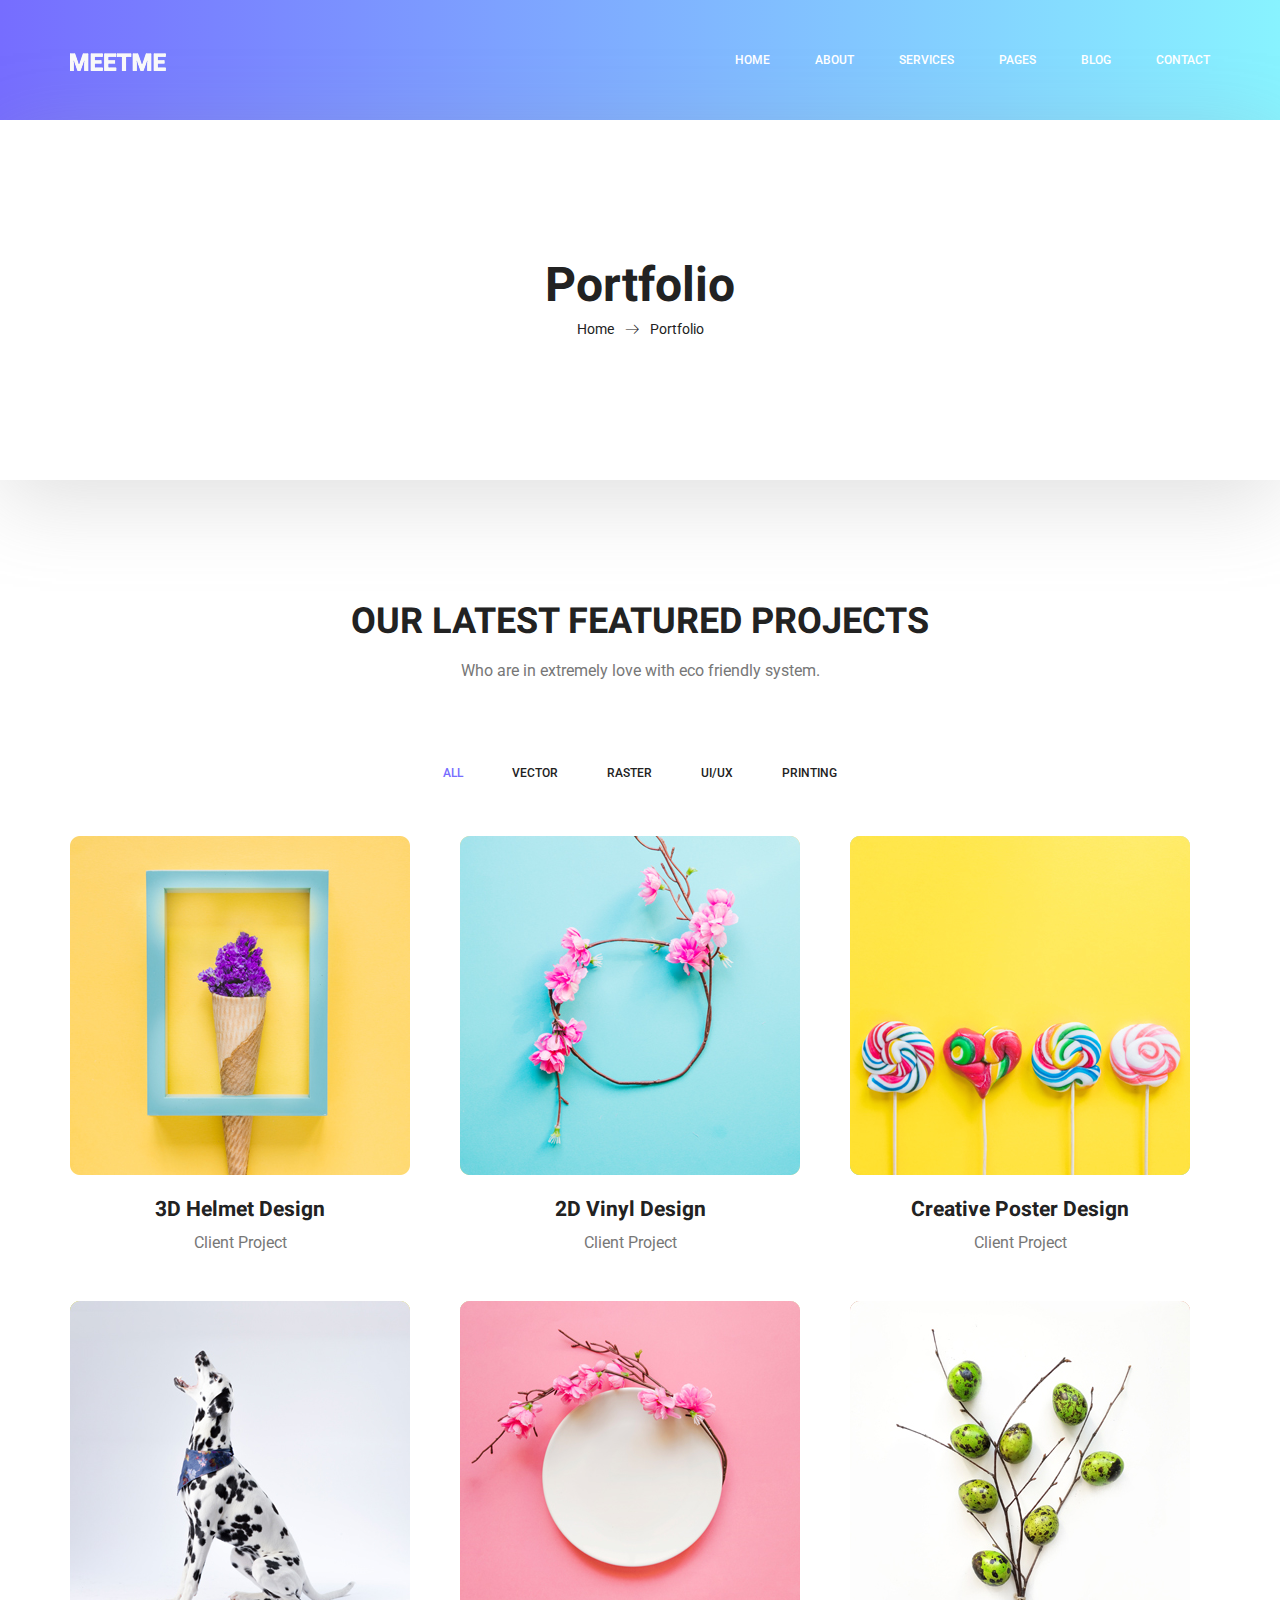
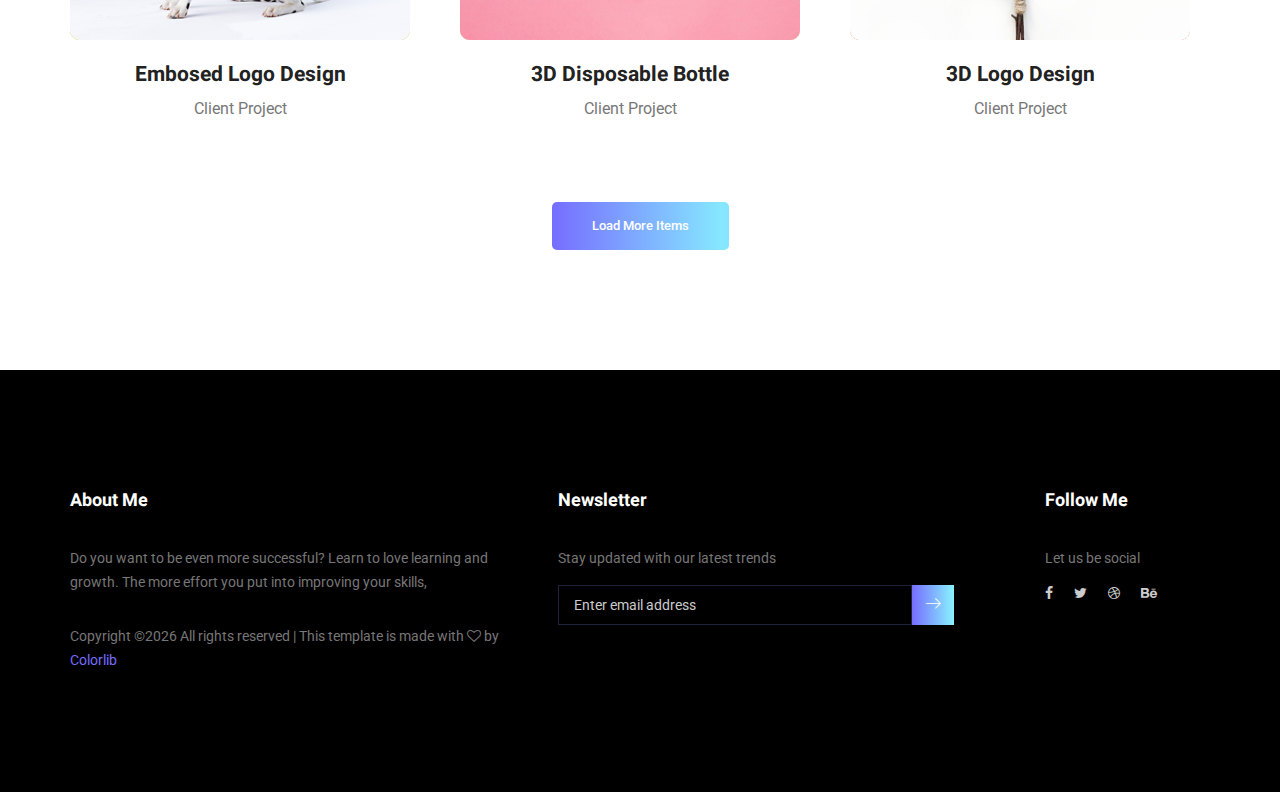
<file: meetme-gh-pages/portfolio.html>
<!doctype html>
<html lang="en">
    <head>
        <!-- Required meta tags -->
        <meta charset="utf-8">
        <meta name="viewport" content="width=device-width, initial-scale=1, shrink-to-fit=no">
        <link rel="icon" href="img/favicon.png" type="image/png">
        <title>MeetMe Personal</title>
        <!-- Bootstrap CSS -->
        <link rel="stylesheet" href="css/bootstrap.css">
        <link rel="stylesheet" href="vendors/linericon/style.css">
        <link rel="stylesheet" href="css/font-awesome.min.css">
        <link rel="stylesheet" href="vendors/owl-carousel/owl.carousel.min.css">
        <link rel="stylesheet" href="vendors/lightbox/simpleLightbox.css">
        <link rel="stylesheet" href="vendors/nice-select/css/nice-select.css">
        <link rel="stylesheet" href="vendors/animate-css/animate.css">
        <link rel="stylesheet" href="vendors/popup/magnific-popup.css">
        <link rel="stylesheet" href="vendors/flaticon/flaticon.css">
        <!-- main css -->
        <link rel="stylesheet" href="css/style.css">
        <link rel="stylesheet" href="css/responsive.css">
    </head>
    <body>
        
        <!--================Header Menu Area =================-->
        <header class="header_area">
            <div class="main_menu">
            	<nav class="navbar navbar-expand-lg navbar-light">
					<div class="container box_1620">
						<!-- Brand and toggle get grouped for better mobile display -->
						<a class="navbar-brand logo_h" href="index.html"><img src="img/logo.png" alt=""></a>
						<button class="navbar-toggler" type="button" data-toggle="collapse" data-target="#navbarSupportedContent" aria-controls="navbarSupportedContent" aria-expanded="false" aria-label="Toggle navigation">
							<span class="icon-bar"></span>
							<span class="icon-bar"></span>
							<span class="icon-bar"></span>
						</button>
						<!-- Collect the nav links, forms, and other content for toggling -->
						<div class="collapse navbar-collapse offset" id="navbarSupportedContent">
							<ul class="nav navbar-nav menu_nav ml-auto">
								<li class="nav-item active"><a class="nav-link" href="index.html">Home</a></li> 
								<li class="nav-item"><a class="nav-link" href="about-us.html">About</a></li> 
								<li class="nav-item"><a class="nav-link" href="services.html">Services</a></li> 
								<li class="nav-item submenu dropdown">
									<a href="#" class="nav-link dropdown-toggle" data-toggle="dropdown" role="button" aria-haspopup="true" aria-expanded="false">Pages</a>
									<ul class="dropdown-menu">
										<li class="nav-item"><a class="nav-link" href="portfolio.html">Portfolio</a></li>
										<li class="nav-item"><a class="nav-link" href="elements.html">Elements</a></li>
									</ul>
								</li> 
								<li class="nav-item submenu dropdown">
									<a href="#" class="nav-link dropdown-toggle" data-toggle="dropdown" role="button" aria-haspopup="true" aria-expanded="false">Blog</a>
									<ul class="dropdown-menu">
										<li class="nav-item"><a class="nav-link" href="blog.html">Blog</a></li>
										<li class="nav-item"><a class="nav-link" href="single-blog.html">Blog Details</a></li>
									</ul>
								</li> 
								<li class="nav-item"><a class="nav-link" href="contact.html">Contact</a></li>
							</ul>
						</div> 
					</div>
            	</nav>
            </div>
        </header>
        <!--================Header Menu Area =================-->
        
        <!--================Home Banner Area =================-->
        <section class="banner_area">
            <div class="box_1620">
				<div class="banner_inner d-flex align-items-center">
					<div class="container">
						<div class="banner_content text-center">
							<h2>Portfolio</h2>
							<div class="page_link">
								<a href="index.html">Home</a>
								<a href="portfolio.html">Portfolio</a>
							</div>
						</div>
					</div>
				</div>
            </div>
        </section>
        <!--================End Home Banner Area =================-->
        
        <!--================Home Gallery Area =================-->
        <section class="home_gallery_area p_120">
        	<div class="container">
        		<div class="main_title">
        			<h2>Our Latest Featured Projects</h2>
        			<p>Who are in extremely love with eco friendly system.</p>
        		</div>
        		<div class="isotope_fillter">
        			<ul class="gallery_filter list">
						<li class="active" data-filter="*"><a href="#">All</a></li>
						<li data-filter=".brand"><a href="#">Vector</a></li>
						<li data-filter=".manipul"><a href="#">Raster</a></li>
						<li data-filter=".creative"><a href="#">UI/UX</a></li>
						<li data-filter=".design"><a href="#">Printing</a></li>
					</ul>
        		</div>
        	</div>
        	<div class="container">
        		<div class="gallery_f_inner row imageGallery1">
        			<div class="col-lg-4 col-md-4 col-sm-6 brand manipul design print">
        				<div class="h_gallery_item">
        					<div class="g_img_item">
        						<img class="img-fluid" src="img/gallery/project-1.jpg" alt="">
        						<a class="light" href="img/gallery/project-1.jpg"><img src="img/gallery/icon.png" alt=""></a>
        					</div>
        					<div class="g_item_text">
        						<h4>3D Helmet Design</h4>
        						<p>Client Project</p>
        					</div>
        				</div>
        			</div>
        			<div class="col-lg-4 col-md-4 col-sm-6 brand manipul creative">
        				<div class="h_gallery_item">
        					<div class="g_img_item">
        						<img class="img-fluid" src="img/gallery/project-2.jpg" alt="">
        						<a class="light" href="img/gallery/project-2.jpg"><img src="img/gallery/icon.png" alt=""></a>
        					</div>
        					<div class="g_item_text">
        						<h4>2D Vinyl Design</h4>
        						<p>Client Project</p>
        					</div>
        				</div>
        			</div>
        			<div class="col-lg-4 col-md-4 col-sm-6 manipul creative design print">
        				<div class="h_gallery_item">
        					<div class="g_img_item">
        						<img class="img-fluid" src="img/gallery/project-3.jpg" alt="">
        						<a class="light" href="img/gallery/project-3.jpg"><img src="img/gallery/icon.png" alt=""></a>
        					</div>
        					<div class="g_item_text">
        						<h4>Creative Poster Design</h4>
        						<p>Client Project</p>
        					</div>
        				</div>
        			</div>
        			<div class="col-lg-4 col-md-4 col-sm-6 brand creative print">
        				<div class="h_gallery_item">
        					<div class="g_img_item">
        						<img class="img-fluid" src="img/gallery/project-4.jpg" alt="">
        						<a class="light" href="img/gallery/project-4.jpg"><img src="img/gallery/icon.png" alt=""></a>
        					</div>
        					<div class="g_item_text">
        						<h4>Embosed Logo Design</h4>
        						<p>Client Project</p>
        					</div>
        				</div>
        			</div>
        			<div class="col-lg-4 col-md-4 col-sm-6 brand manipul design">
        				<div class="h_gallery_item">
        					<div class="g_img_item">
        						<img class="img-fluid" src="img/gallery/project-5.jpg" alt="">
        						<a class="light" href="img/gallery/project-5.jpg"><img src="img/gallery/icon.png" alt=""></a>
        					</div>
        					<div class="g_item_text">
        						<h4>3D Disposable Bottle</h4>
        						<p>Client Project</p>
        					</div>
        				</div>
        			</div>
        			<div class="col-lg-4 col-md-4 col-sm-6 brand creative">
        				<div class="h_gallery_item">
        					<div class="g_img_item">
        						<img class="img-fluid" src="img/gallery/project-6.jpg" alt="">
        						<a class="light" href="img/gallery/project-6.jpg"><img src="img/gallery/icon.png" alt=""></a>
        					</div>
        					<div class="g_item_text">
        						<h4>3D Logo Design</h4>
        						<p>Client Project</p>
        					</div>
        				</div>
        			</div>
        		</div>
        		<div class="more_btn">
        			<a class="main_btn" href="#">Load More Items</a>
        		</div>
        	</div>
        </section>
        <!--================End Home Gallery Area =================-->
        
        <!--================Footer Area =================-->
        <footer class="footer_area p_120">
        	<div class="container">
        		<div class="row footer_inner">
        			<div class="col-lg-5 col-sm-6">
        				<aside class="f_widget ab_widget">
        					<div class="f_title">
        						<h3>About Me</h3>
        					</div>
        					<p>Do you want to be even more successful? Learn to love learning and growth. The more effort you put into improving your skills,</p>
        					<p><!-- Link back to Colorlib can't be removed. Template is licensed under CC BY 3.0. -->
Copyright &copy;<script>document.write(new Date().getFullYear());</script> All rights reserved | This template is made with <i class="fa fa-heart-o" aria-hidden="true"></i> by <a href="https://colorlib.com" target="_blank">Colorlib</a>
<!-- Link back to Colorlib can't be removed. Template is licensed under CC BY 3.0. --></p>
        				</aside>
        			</div>
        			<div class="col-lg-5 col-sm-6">
        				<aside class="f_widget news_widget">
        					<div class="f_title">
        						<h3>Newsletter</h3>
        					</div>
        					<p>Stay updated with our latest trends</p>
        					<div id="mc_embed_signup">
                                <form target="_blank" action="https://spondonit.us12.list-manage.com/subscribe/post?u=1462626880ade1ac87bd9c93a&amp;id=92a4423d01" method="get" class="subscribe_form relative">
                                	<div class="input-group d-flex flex-row">
                                        <input name="EMAIL" placeholder="Enter email address" onfocus="this.placeholder = ''" onblur="this.placeholder = 'Email Address '" required="" type="email">
                                        <button class="btn sub-btn"><span class="lnr lnr-arrow-right"></span></button>		
                                    </div>				
                                    <div class="mt-10 info"></div>
                                </form>
                            </div>
        				</aside>
        			</div>
        			<div class="col-lg-2">
        				<aside class="f_widget social_widget">
        					<div class="f_title">
        						<h3>Follow Me</h3>
        					</div>
        					<p>Let us be social</p>
        					<ul class="list">
        						<li><a href="#"><i class="fa fa-facebook"></i></a></li>
        						<li><a href="#"><i class="fa fa-twitter"></i></a></li>
        						<li><a href="#"><i class="fa fa-dribbble"></i></a></li>
        						<li><a href="#"><i class="fa fa-behance"></i></a></li>
        					</ul>
        				</aside>
        			</div>
        		</div>
        	</div>
        </footer>
        <!--================End Footer Area =================-->
        
        
        
        
        <!-- Optional JavaScript -->
        <!-- jQuery first, then Popper.js, then Bootstrap JS -->
        <script src="js/jquery-3.3.1.min.js"></script>
        <script src="js/popper.js"></script>
        <script src="js/bootstrap.min.js"></script>
        <script src="js/stellar.js"></script>
        <script src="vendors/lightbox/simpleLightbox.min.js"></script>
        <script src="vendors/nice-select/js/jquery.nice-select.min.js"></script>
        <script src="vendors/isotope/imagesloaded.pkgd.min.js"></script>
        <script src="vendors/isotope/isotope.pkgd.min.js"></script>
        <script src="vendors/owl-carousel/owl.carousel.min.js"></script>
        <script src="vendors/popup/jquery.magnific-popup.min.js"></script>
        <script src="js/jquery.ajaxchimp.min.js"></script>
        <script src="vendors/counter-up/jquery.waypoints.min.js"></script>
        <script src="vendors/counter-up/jquery.counterup.min.js"></script>
        <script src="js/mail-script.js"></script>
        <script src="js/theme.js"></script>
    </body>
</html>
</file>
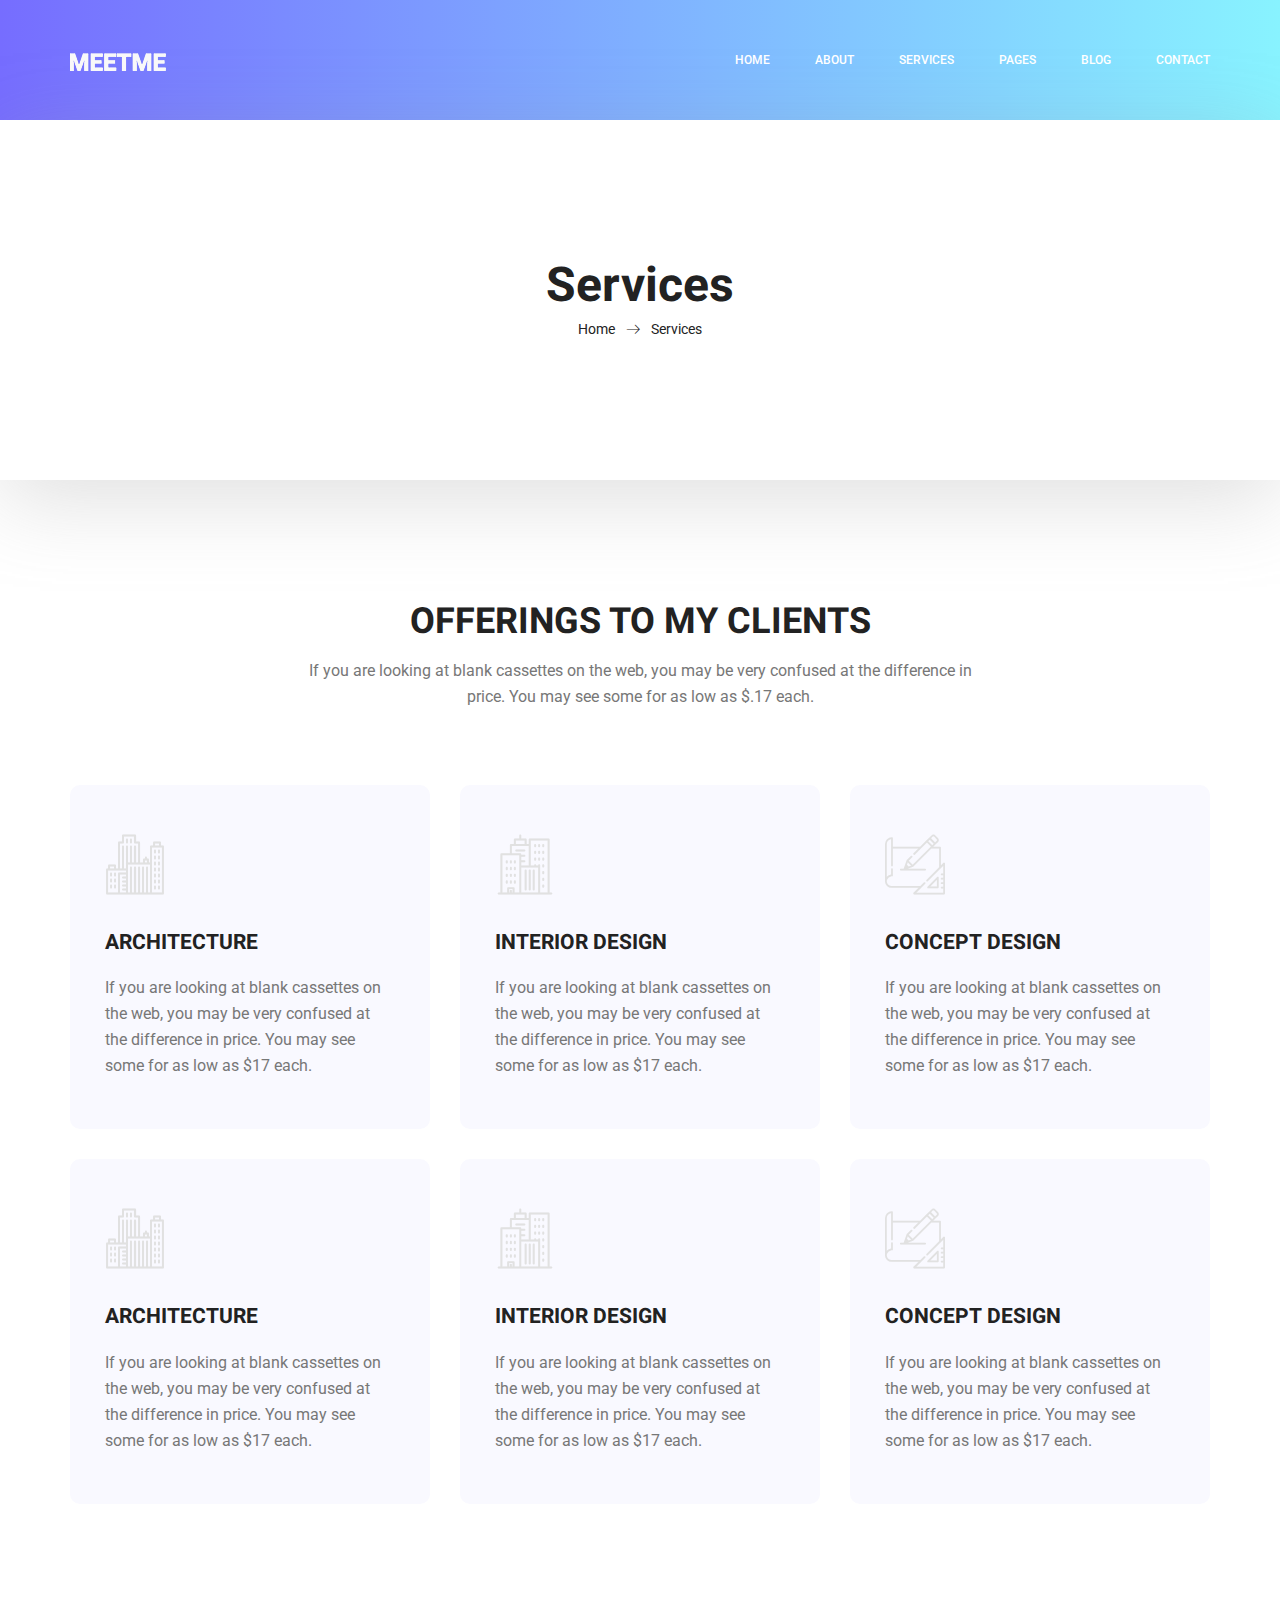
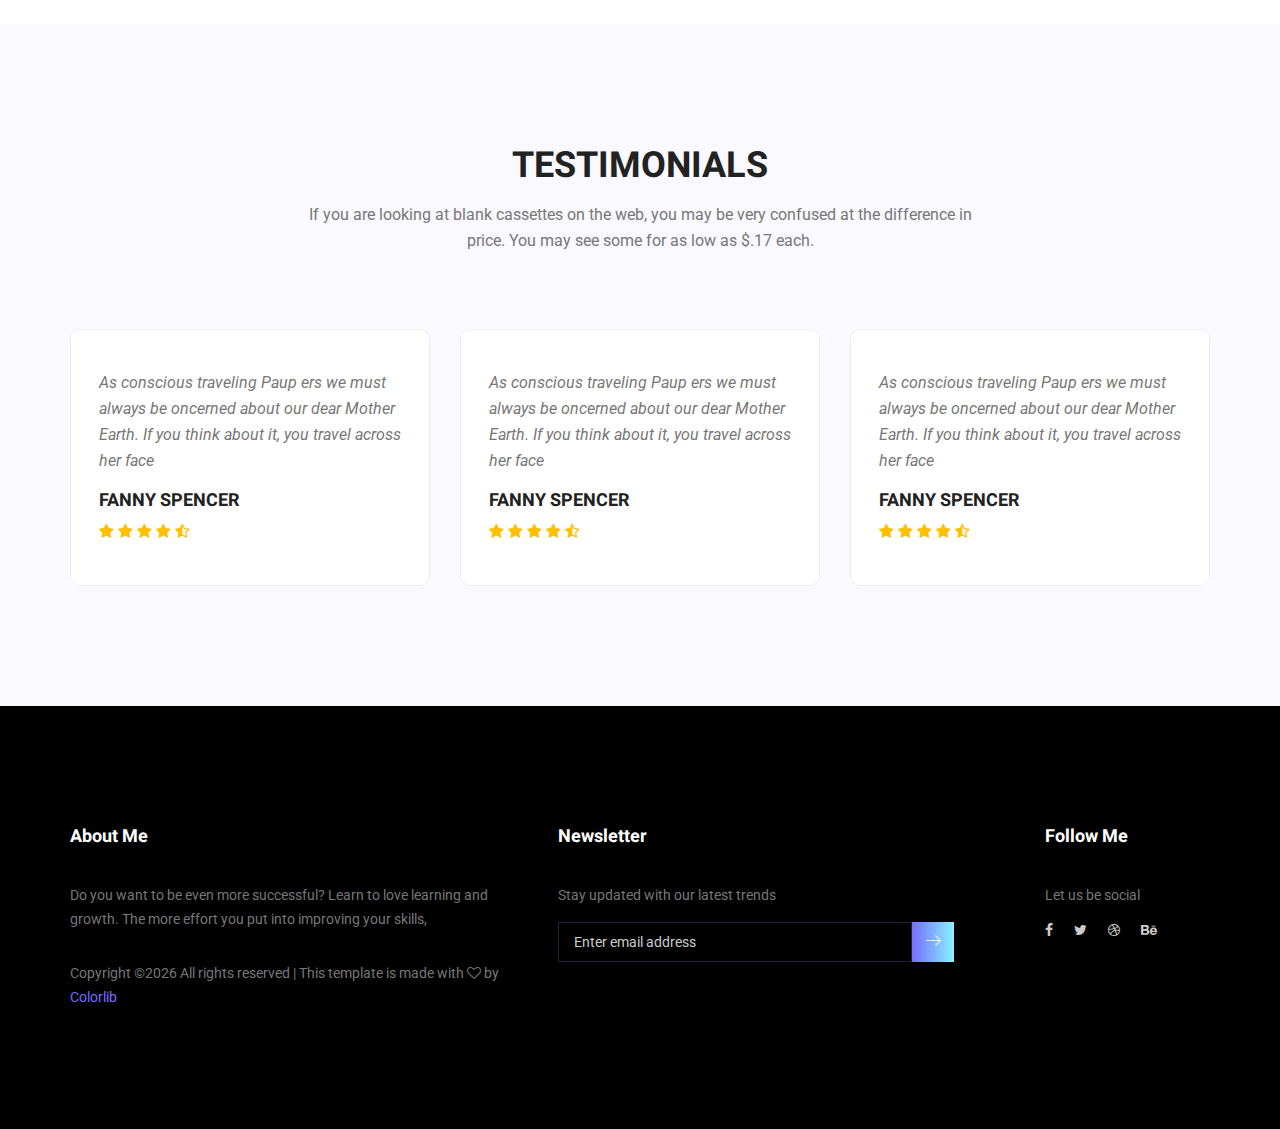
<file: meetme-gh-pages/services.html>
<!doctype html>
<html lang="en">
    <head>
        <!-- Required meta tags -->
        <meta charset="utf-8">
        <meta name="viewport" content="width=device-width, initial-scale=1, shrink-to-fit=no">
        <link rel="icon" href="img/favicon.png" type="image/png">
        <title>MeetMe Personal</title>
        <!-- Bootstrap CSS -->
        <link rel="stylesheet" href="css/bootstrap.css">
        <link rel="stylesheet" href="vendors/linericon/style.css">
        <link rel="stylesheet" href="css/font-awesome.min.css">
        <link rel="stylesheet" href="vendors/owl-carousel/owl.carousel.min.css">
        <link rel="stylesheet" href="vendors/lightbox/simpleLightbox.css">
        <link rel="stylesheet" href="vendors/nice-select/css/nice-select.css">
        <link rel="stylesheet" href="vendors/animate-css/animate.css">
        <link rel="stylesheet" href="vendors/popup/magnific-popup.css">
        <link rel="stylesheet" href="vendors/flaticon/flaticon.css">
        <!-- main css -->
        <link rel="stylesheet" href="css/style.css">
        <link rel="stylesheet" href="css/responsive.css">
    </head>
    <body>
        
        <!--================Header Menu Area =================-->
        <header class="header_area">
            <div class="main_menu">
            	<nav class="navbar navbar-expand-lg navbar-light">
					<div class="container box_1620">
						<!-- Brand and toggle get grouped for better mobile display -->
						<a class="navbar-brand logo_h" href="index.html"><img src="img/logo.png" alt=""></a>
						<button class="navbar-toggler" type="button" data-toggle="collapse" data-target="#navbarSupportedContent" aria-controls="navbarSupportedContent" aria-expanded="false" aria-label="Toggle navigation">
							<span class="icon-bar"></span>
							<span class="icon-bar"></span>
							<span class="icon-bar"></span>
						</button>
						<!-- Collect the nav links, forms, and other content for toggling -->
						<div class="collapse navbar-collapse offset" id="navbarSupportedContent">
							<ul class="nav navbar-nav menu_nav ml-auto">
								<li class="nav-item active"><a class="nav-link" href="index.html">Home</a></li> 
								<li class="nav-item"><a class="nav-link" href="about-us.html">About</a></li> 
								<li class="nav-item"><a class="nav-link" href="services.html">Services</a></li> 
								<li class="nav-item submenu dropdown">
									<a href="#" class="nav-link dropdown-toggle" data-toggle="dropdown" role="button" aria-haspopup="true" aria-expanded="false">Pages</a>
									<ul class="dropdown-menu">
										<li class="nav-item"><a class="nav-link" href="portfolio.html">Portfolio</a></li>
										<li class="nav-item"><a class="nav-link" href="elements.html">Elements</a></li>
									</ul>
								</li> 
								<li class="nav-item submenu dropdown">
									<a href="#" class="nav-link dropdown-toggle" data-toggle="dropdown" role="button" aria-haspopup="true" aria-expanded="false">Blog</a>
									<ul class="dropdown-menu">
										<li class="nav-item"><a class="nav-link" href="blog.html">Blog</a></li>
										<li class="nav-item"><a class="nav-link" href="single-blog.html">Blog Details</a></li>
									</ul>
								</li> 
								<li class="nav-item"><a class="nav-link" href="contact.html">Contact</a></li>
							</ul>
						</div> 
					</div>
            	</nav>
            </div>
        </header>
        <!--================Header Menu Area =================-->
        
        <!--================Home Banner Area =================-->
        <section class="banner_area">
            <div class="box_1620">
				<div class="banner_inner d-flex align-items-center">
					<div class="container">
						<div class="banner_content text-center">
							<h2>Services</h2>
							<div class="page_link">
								<a href="index.html">Home</a>
								<a href="services.html">Services</a>
							</div>
						</div>
					</div>
				</div>
            </div>
        </section>
        <!--================End Home Banner Area =================-->
        
        <!--================Feature Area =================-->
        <section class="feature_area white_feature p_120">
        	<div class="container">
        		<div class="main_title">
        			<h2>offerings to my clients</h2>
        			<p>If you are looking at blank cassettes on the web, you may be very confused at the difference in price. You may see some for as low as $.17 each.</p>
        		</div>
        		<div class="feature_inner row">
        			<div class="col-lg-4 col-md-6">
        				<div class="feature_item">
        					<i class="flaticon-city"></i>
        					<h4>Architecture</h4>
        					<p>If you are looking at blank cassettes on the web, you may be very confused at the difference in price. You may see some for as low as $17 each.</p>
        				</div>
        			</div>
        			<div class="col-lg-4 col-md-6">
        				<div class="feature_item">
        					<i class="flaticon-skyline"></i>
        					<h4>Interior Design</h4>
        					<p>If you are looking at blank cassettes on the web, you may be very confused at the difference in price. You may see some for as low as $17 each.</p>
        				</div>
        			</div>
        			<div class="col-lg-4 col-md-6">
        				<div class="feature_item">
        					<i class="flaticon-sketch"></i>
        					<h4>Concept Design</h4>
        					<p>If you are looking at blank cassettes on the web, you may be very confused at the difference in price. You may see some for as low as $17 each.</p>
        				</div>
        			</div>
        			<div class="col-lg-4 col-md-6">
        				<div class="feature_item">
        					<i class="flaticon-city"></i>
        					<h4>Architecture</h4>
        					<p>If you are looking at blank cassettes on the web, you may be very confused at the difference in price. You may see some for as low as $17 each.</p>
        				</div>
        			</div>
        			<div class="col-lg-4 col-md-6">
        				<div class="feature_item">
        					<i class="flaticon-skyline"></i>
        					<h4>Interior Design</h4>
        					<p>If you are looking at blank cassettes on the web, you may be very confused at the difference in price. You may see some for as low as $17 each.</p>
        				</div>
        			</div>
        			<div class="col-lg-4 col-md-6">
        				<div class="feature_item">
        					<i class="flaticon-sketch"></i>
        					<h4>Concept Design</h4>
        					<p>If you are looking at blank cassettes on the web, you may be very confused at the difference in price. You may see some for as low as $17 each.</p>
        				</div>
        			</div>
        		</div>
        	</div>
        </section>
        <!--================End Feature Area =================-->
        
        <!--================Testimonials Area =================-->
        <section class="testimonials_area p_120">
        	<div class="container">
        		<div class="main_title">
        			<h2>Testimonials</h2>
        			<p>If you are looking at blank cassettes on the web, you may be very confused at the difference in price. You may see some for as low as $.17 each.</p>
        		</div>
        		<div class="testi_inner">
					<div class="testi_slider owl-carousel">
						<div class="item">
							<div class="testi_item">
								<p>As conscious traveling Paup ers we must always be oncerned about our dear Mother Earth. If you think about it, you travel across her face</p>
								<h4>Fanny Spencer</h4>
								<a href="#"><i class="fa fa-star"></i></a>
								<a href="#"><i class="fa fa-star"></i></a>
								<a href="#"><i class="fa fa-star"></i></a>
								<a href="#"><i class="fa fa-star"></i></a>
								<a href="#"><i class="fa fa-star-half-o"></i></a>
							</div>
						</div>
						<div class="item">
							<div class="testi_item">
								<p>As conscious traveling Paup ers we must always be oncerned about our dear Mother Earth. If you think about it, you travel across her face</p>
								<h4>Fanny Spencer</h4>
								<a href="#"><i class="fa fa-star"></i></a>
								<a href="#"><i class="fa fa-star"></i></a>
								<a href="#"><i class="fa fa-star"></i></a>
								<a href="#"><i class="fa fa-star"></i></a>
								<a href="#"><i class="fa fa-star-half-o"></i></a>
							</div>
						</div>
						<div class="item">
							<div class="testi_item">
								<p>As conscious traveling Paup ers we must always be oncerned about our dear Mother Earth. If you think about it, you travel across her face</p>
								<h4>Fanny Spencer</h4>
								<a href="#"><i class="fa fa-star"></i></a>
								<a href="#"><i class="fa fa-star"></i></a>
								<a href="#"><i class="fa fa-star"></i></a>
								<a href="#"><i class="fa fa-star"></i></a>
								<a href="#"><i class="fa fa-star-half-o"></i></a>
							</div>
						</div>
					</div>
        		</div>
        	</div>
        </section>
        <!--================End Testimonials Area =================-->
        
        <!--================Footer Area =================-->
        <footer class="footer_area p_120">
        	<div class="container">
        		<div class="row footer_inner">
        			<div class="col-lg-5 col-sm-6">
        				<aside class="f_widget ab_widget">
        					<div class="f_title">
        						<h3>About Me</h3>
        					</div>
        					<p>Do you want to be even more successful? Learn to love learning and growth. The more effort you put into improving your skills,</p>
        					<p><!-- Link back to Colorlib can't be removed. Template is licensed under CC BY 3.0. -->
Copyright &copy;<script>document.write(new Date().getFullYear());</script> All rights reserved | This template is made with <i class="fa fa-heart-o" aria-hidden="true"></i> by <a href="https://colorlib.com" target="_blank">Colorlib</a>
<!-- Link back to Colorlib can't be removed. Template is licensed under CC BY 3.0. --></p>
        				</aside>
        			</div>
        			<div class="col-lg-5 col-sm-6">
        				<aside class="f_widget news_widget">
        					<div class="f_title">
        						<h3>Newsletter</h3>
        					</div>
        					<p>Stay updated with our latest trends</p>
        					<div id="mc_embed_signup">
                                <form target="_blank" action="https://spondonit.us12.list-manage.com/subscribe/post?u=1462626880ade1ac87bd9c93a&amp;id=92a4423d01" method="get" class="subscribe_form relative">
                                	<div class="input-group d-flex flex-row">
                                        <input name="EMAIL" placeholder="Enter email address" onfocus="this.placeholder = ''" onblur="this.placeholder = 'Email Address '" required="" type="email">
                                        <button class="btn sub-btn"><span class="lnr lnr-arrow-right"></span></button>		
                                    </div>				
                                    <div class="mt-10 info"></div>
                                </form>
                            </div>
        				</aside>
        			</div>
        			<div class="col-lg-2">
        				<aside class="f_widget social_widget">
        					<div class="f_title">
        						<h3>Follow Me</h3>
        					</div>
        					<p>Let us be social</p>
        					<ul class="list">
        						<li><a href="#"><i class="fa fa-facebook"></i></a></li>
        						<li><a href="#"><i class="fa fa-twitter"></i></a></li>
        						<li><a href="#"><i class="fa fa-dribbble"></i></a></li>
        						<li><a href="#"><i class="fa fa-behance"></i></a></li>
        					</ul>
        				</aside>
        			</div>
        		</div>
        	</div>
        </footer>
        <!--================End Footer Area =================-->
        
        
        
        
        <!-- Optional JavaScript -->
        <!-- jQuery first, then Popper.js, then Bootstrap JS -->
        <script src="js/jquery-3.3.1.min.js"></script>
        <script src="js/popper.js"></script>
        <script src="js/bootstrap.min.js"></script>
        <script src="js/stellar.js"></script>
        <script src="vendors/lightbox/simpleLightbox.min.js"></script>
        <script src="vendors/nice-select/js/jquery.nice-select.min.js"></script>
        <script src="vendors/isotope/imagesloaded.pkgd.min.js"></script>
        <script src="vendors/isotope/isotope.pkgd.min.js"></script>
        <script src="vendors/owl-carousel/owl.carousel.min.js"></script>
        <script src="vendors/popup/jquery.magnific-popup.min.js"></script>
        <script src="js/jquery.ajaxchimp.min.js"></script>
        <script src="vendors/counter-up/jquery.waypoints.min.js"></script>
        <script src="vendors/counter-up/jquery.counterup.min.js"></script>
        <script src="js/mail-script.js"></script>
        <script src="js/theme.js"></script>
    </body>
</html>
</file>
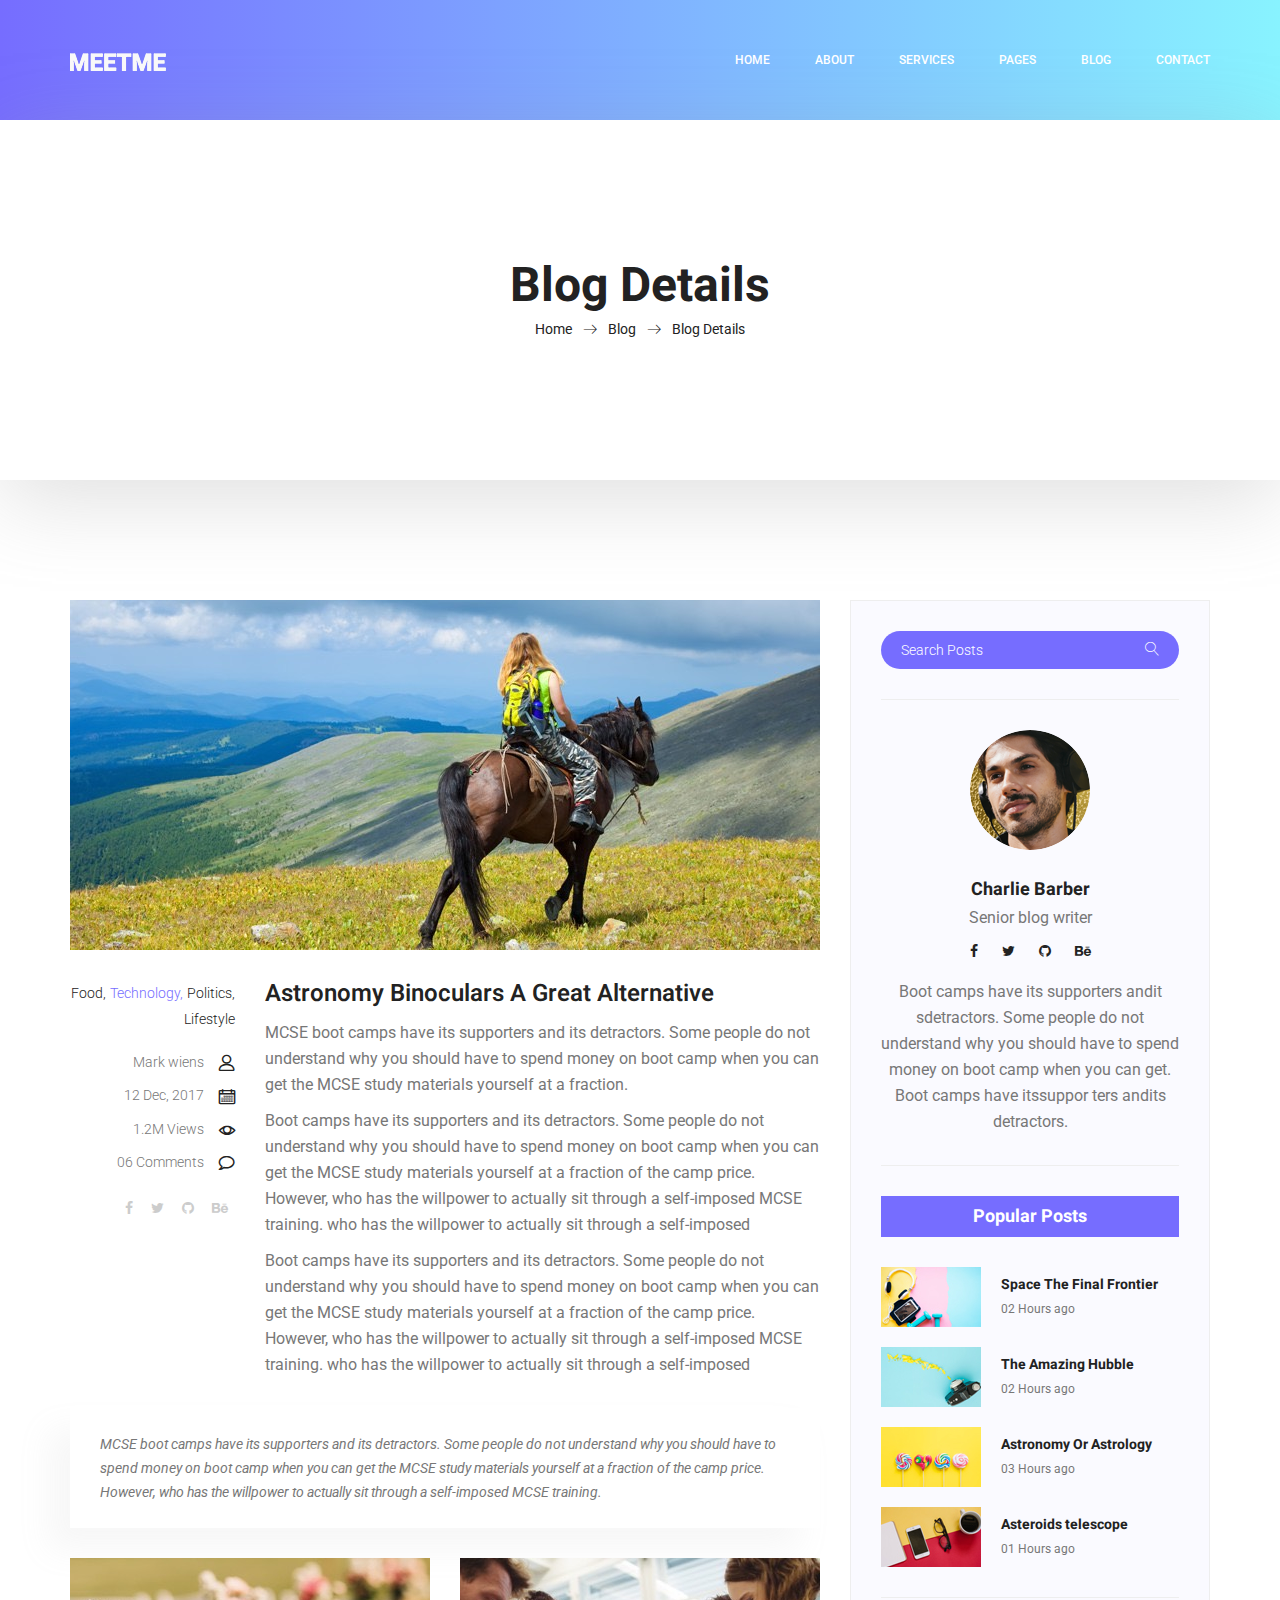
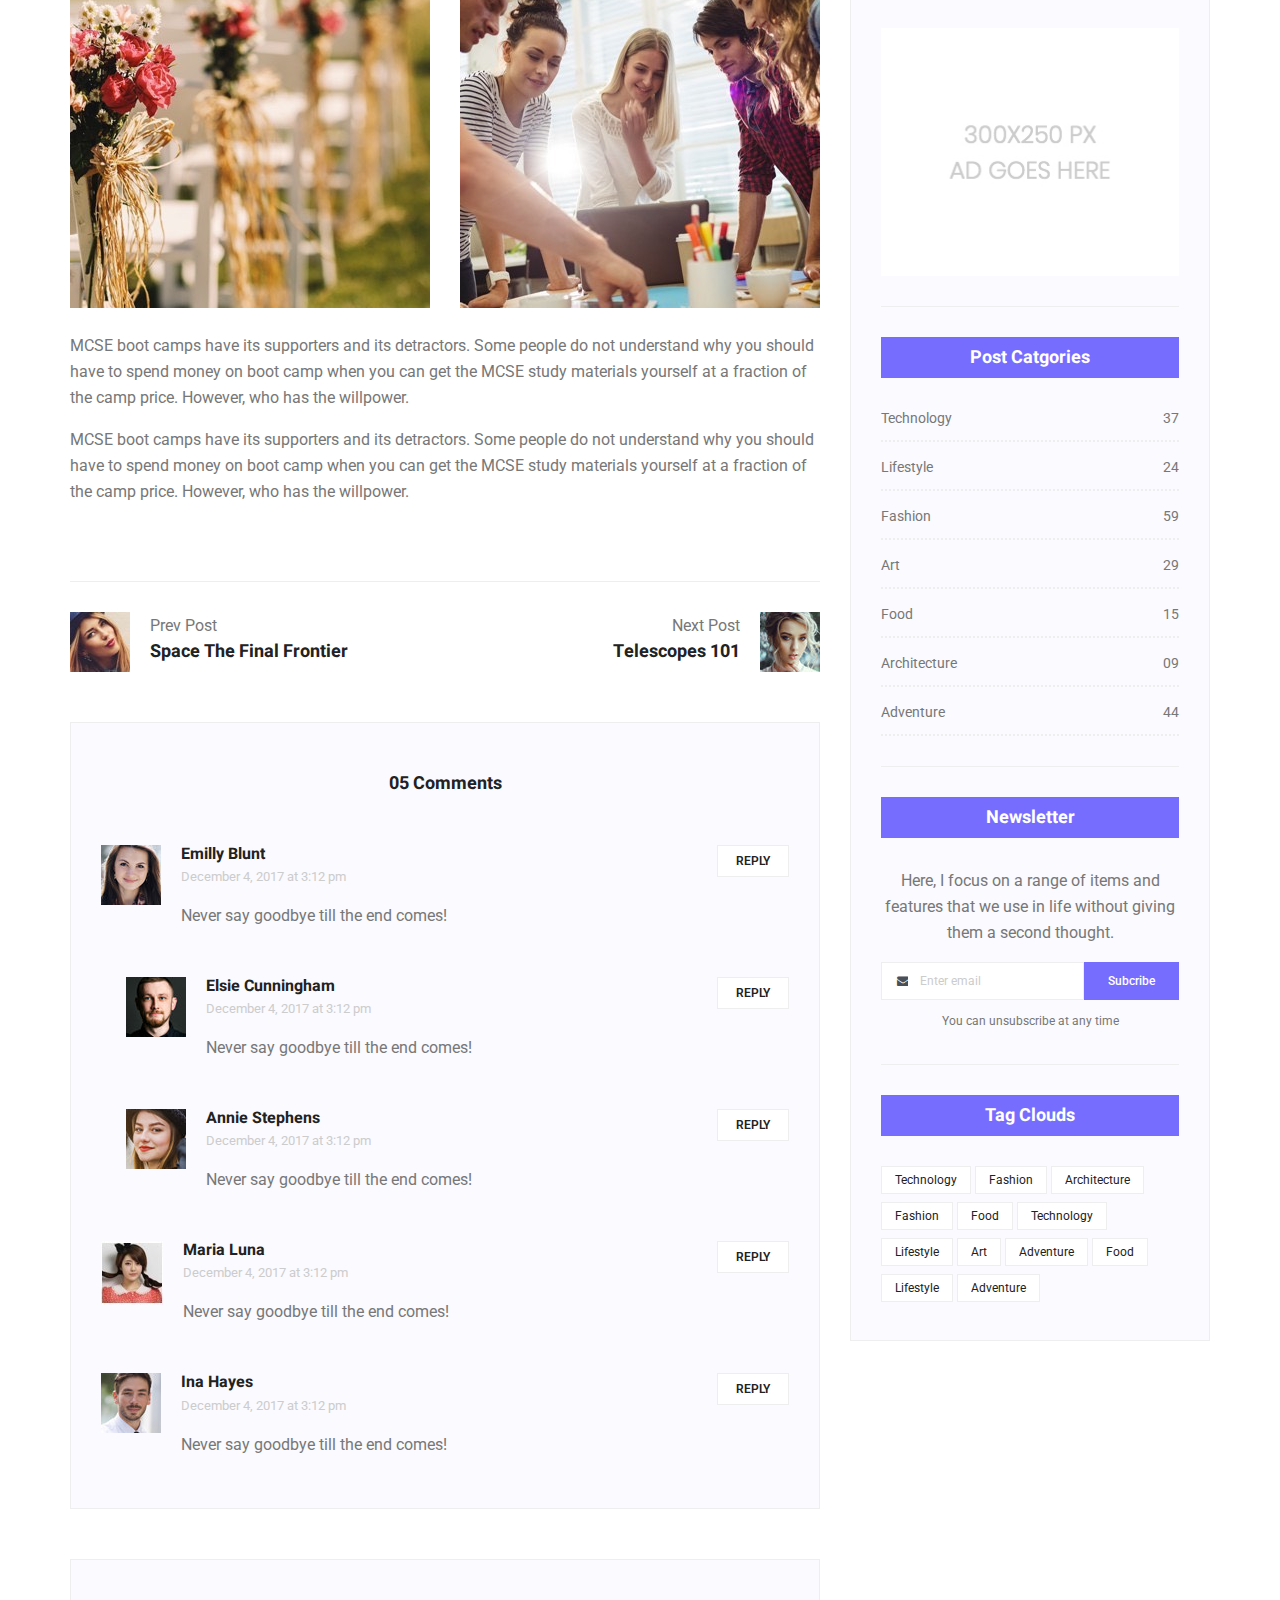
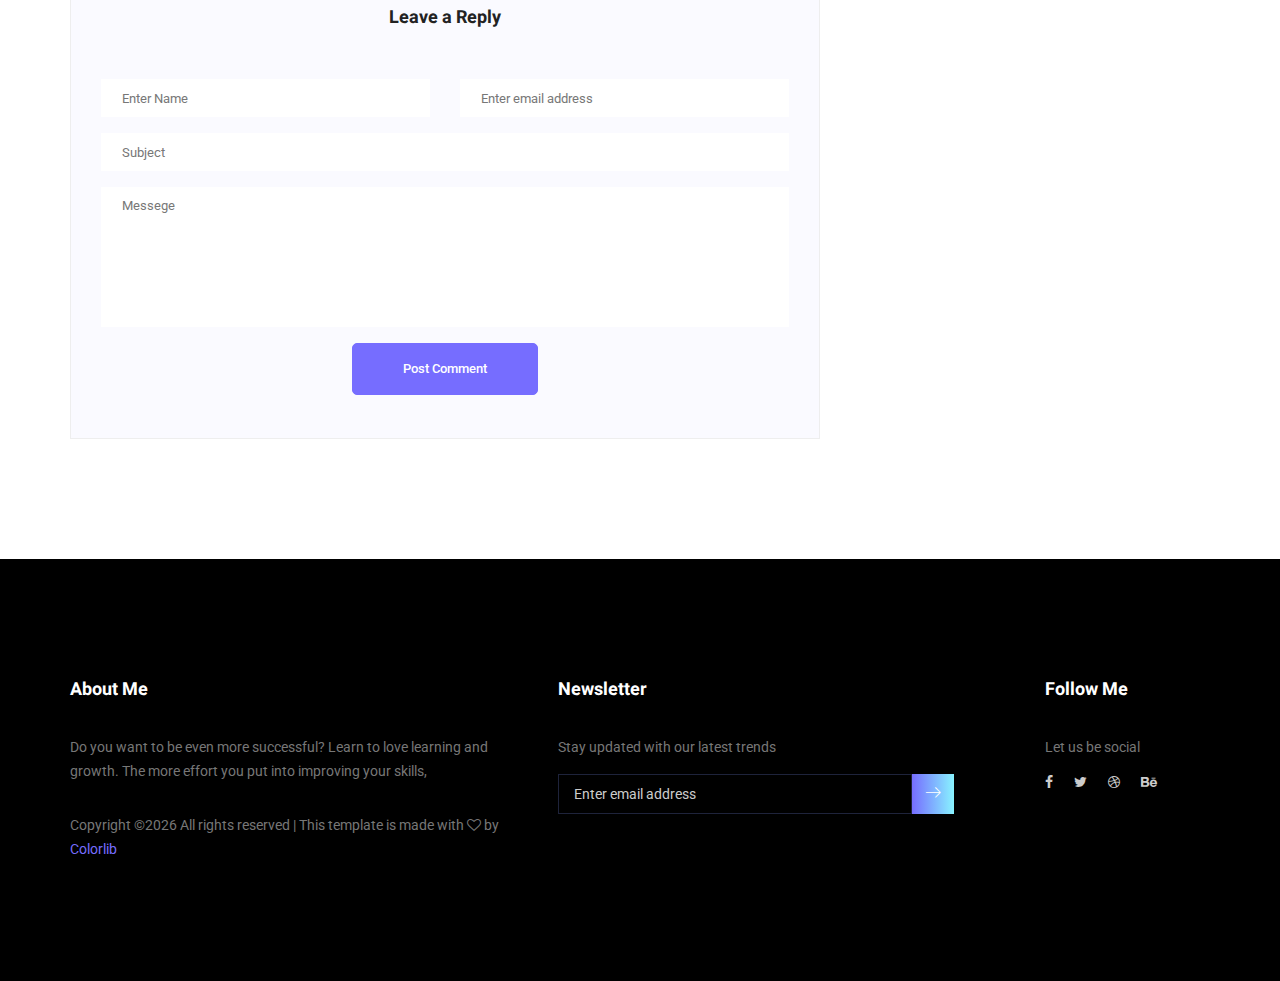
<file: meetme-gh-pages/single-blog.html>
<!doctype html>
<html lang="en">
    <head>
        <!-- Required meta tags -->
        <meta charset="utf-8">
        <meta name="viewport" content="width=device-width, initial-scale=1, shrink-to-fit=no">
        <link rel="icon" href="img/favicon.png" type="image/png">
        <title>MeetMe Personal</title>
        <!-- Bootstrap CSS -->
        <link rel="stylesheet" href="css/bootstrap.css">
        <link rel="stylesheet" href="vendors/linericon/style.css">
        <link rel="stylesheet" href="css/font-awesome.min.css">
        <link rel="stylesheet" href="vendors/owl-carousel/owl.carousel.min.css">
        <link rel="stylesheet" href="vendors/lightbox/simpleLightbox.css">
        <link rel="stylesheet" href="vendors/nice-select/css/nice-select.css">
        <link rel="stylesheet" href="vendors/animate-css/animate.css">
        <link rel="stylesheet" href="vendors/popup/magnific-popup.css">
        <!-- main css -->
        <link rel="stylesheet" href="css/style.css">
        <link rel="stylesheet" href="css/responsive.css">
    </head>
    <body>
        
        <!--================Header Menu Area =================-->
        <header class="header_area">
            <div class="main_menu">
            	<nav class="navbar navbar-expand-lg navbar-light">
					<div class="container box_1620">
						<!-- Brand and toggle get grouped for better mobile display -->
						<a class="navbar-brand logo_h" href="index.html"><img src="img/logo.png" alt=""></a>
						<button class="navbar-toggler" type="button" data-toggle="collapse" data-target="#navbarSupportedContent" aria-controls="navbarSupportedContent" aria-expanded="false" aria-label="Toggle navigation">
							<span class="icon-bar"></span>
							<span class="icon-bar"></span>
							<span class="icon-bar"></span>
						</button>
						<!-- Collect the nav links, forms, and other content for toggling -->
						<div class="collapse navbar-collapse offset" id="navbarSupportedContent">
							<ul class="nav navbar-nav menu_nav ml-auto">
								<li class="nav-item active"><a class="nav-link" href="index.html">Home</a></li> 
								<li class="nav-item"><a class="nav-link" href="about-us.html">About</a></li> 
								<li class="nav-item"><a class="nav-link" href="services.html">Services</a></li> 
								<li class="nav-item submenu dropdown">
									<a href="#" class="nav-link dropdown-toggle" data-toggle="dropdown" role="button" aria-haspopup="true" aria-expanded="false">Pages</a>
									<ul class="dropdown-menu">
										<li class="nav-item"><a class="nav-link" href="portfolio.html">Portfolio</a></li>
										<li class="nav-item"><a class="nav-link" href="elements.html">Elements</a></li>
									</ul>
								</li> 
								<li class="nav-item submenu dropdown">
									<a href="#" class="nav-link dropdown-toggle" data-toggle="dropdown" role="button" aria-haspopup="true" aria-expanded="false">Blog</a>
									<ul class="dropdown-menu">
										<li class="nav-item"><a class="nav-link" href="blog.html">Blog</a></li>
										<li class="nav-item"><a class="nav-link" href="single-blog.html">Blog Details</a></li>
									</ul>
								</li> 
								<li class="nav-item"><a class="nav-link" href="contact.html">Contact</a></li>
							</ul>
						</div> 
					</div>
            	</nav>
            </div>
        </header>
        <!--================Header Menu Area =================-->
        
        <!--================Home Banner Area =================-->
        <section class="banner_area">
            <div class="box_1620">
				<div class="banner_inner d-flex align-items-center">
					<div class="container">
						<div class="banner_content text-center">
							<h2>Blog Details</h2>
							<div class="page_link">
								<a href="index.html">Home</a>
								<a href="blog.html">Blog</a>
								<a href="single-blog.html">Blog Details</a>
							</div>
						</div>
					</div>
				</div>
            </div>
        </section>
        <!--================End Home Banner Area =================-->
        
        <!--================Blog Area =================-->
        <section class="blog_area single-post-area p_120">
            <div class="container">
                <div class="row">
                    <div class="col-lg-8 posts-list">
                        <div class="single-post row">
                            <div class="col-lg-12">
                                <div class="feature-img">
                                    <img class="img-fluid" src="img/blog/feature-img1.jpg" alt="">
                                </div>									
                            </div>
                            <div class="col-lg-3  col-md-3">
                                <div class="blog_info text-right">
                                    <div class="post_tag">
                                        <a href="#">Food,</a>
                                        <a class="active" href="#">Technology,</a>
                                        <a href="#">Politics,</a>
                                        <a href="#">Lifestyle</a>
                                    </div>
                                    <ul class="blog_meta list">
                                        <li><a href="#">Mark wiens<i class="lnr lnr-user"></i></a></li>
                                        <li><a href="#">12 Dec, 2017<i class="lnr lnr-calendar-full"></i></a></li>
                                        <li><a href="#">1.2M Views<i class="lnr lnr-eye"></i></a></li>
                                        <li><a href="#">06 Comments<i class="lnr lnr-bubble"></i></a></li>
                                    </ul>
                                    <ul class="social-links">
                                        <li><a href="#"><i class="fa fa-facebook"></i></a></li>
                                        <li><a href="#"><i class="fa fa-twitter"></i></a></li>
                                        <li><a href="#"><i class="fa fa-github"></i></a></li>
                                        <li><a href="#"><i class="fa fa-behance"></i></a></li>
                                    </ul>
                                </div>
                            </div>
                            <div class="col-lg-9 col-md-9 blog_details">
                                <h2>Astronomy Binoculars A Great Alternative</h2>
                                <p class="excert">
                                    MCSE boot camps have its supporters and its detractors. Some people do not understand why you should have to spend money on boot camp when you can get the MCSE study materials yourself at a fraction.
                                </p>
                                <p>
                                    Boot camps have its supporters and its detractors. Some people do not understand why you should have to spend money on boot camp when you can get the MCSE study materials yourself at a fraction of the camp price. However, who has the willpower to actually sit through a self-imposed MCSE training. who has the willpower to actually sit through a self-imposed
                                </p>
                                <p>
                                    Boot camps have its supporters and its detractors. Some people do not understand why you should have to spend money on boot camp when you can get the MCSE study materials yourself at a fraction of the camp price. However, who has the willpower to actually sit through a self-imposed MCSE training. who has the willpower to actually sit through a self-imposed
                                </p>
                            </div>
                            <div class="col-lg-12">
                                <div class="quotes">
                                    MCSE boot camps have its supporters and its detractors. Some people do not understand why you should have to spend money on boot camp when you can get the MCSE study materials yourself at a fraction of the camp price. However, who has the willpower to actually sit through a self-imposed MCSE training.										
                                </div>
                                <div class="row">
                                    <div class="col-6">
                                        <img class="img-fluid" src="img/blog/post-img1.jpg" alt="">
                                    </div>
                                    <div class="col-6">
                                        <img class="img-fluid" src="img/blog/post-img2.jpg" alt="">
                                    </div>	
                                    <div class="col-lg-12 mt-25">
                                        <p>
                                            MCSE boot camps have its supporters and its detractors. Some people do not understand why you should have to spend money on boot camp when you can get the MCSE study materials yourself at a fraction of the camp price. However, who has the willpower.
                                        </p>
                                        <p>
                                            MCSE boot camps have its supporters and its detractors. Some people do not understand why you should have to spend money on boot camp when you can get the MCSE study materials yourself at a fraction of the camp price. However, who has the willpower.
                                        </p>											
                                    </div>									
                                </div>
                            </div>
                        </div>
                        <div class="navigation-area">
                            <div class="row">
                                <div class="col-lg-6 col-md-6 col-12 nav-left flex-row d-flex justify-content-start align-items-center">
                                    <div class="thumb">
                                        <a href="#"><img class="img-fluid" src="img/blog/prev.jpg" alt=""></a>
                                    </div>
                                    <div class="arrow">
                                        <a href="#"><span class="lnr text-white lnr-arrow-left"></span></a>
                                    </div>
                                    <div class="detials">
                                        <p>Prev Post</p>
                                        <a href="#"><h4>Space The Final Frontier</h4></a>
                                    </div>
                                </div>
                                <div class="col-lg-6 col-md-6 col-12 nav-right flex-row d-flex justify-content-end align-items-center">
                                    <div class="detials">
                                        <p>Next Post</p>
                                        <a href="#"><h4>Telescopes 101</h4></a>
                                    </div>
                                    <div class="arrow">
                                        <a href="#"><span class="lnr text-white lnr-arrow-right"></span></a>
                                    </div>
                                    <div class="thumb">
                                        <a href="#"><img class="img-fluid" src="img/blog/next.jpg" alt=""></a>
                                    </div>										
                                </div>									
                            </div>
                        </div>
                        <div class="comments-area">
                            <h4>05 Comments</h4>
                            <div class="comment-list">
                                <div class="single-comment justify-content-between d-flex">
                                    <div class="user justify-content-between d-flex">
                                        <div class="thumb">
                                            <img src="img/blog/c1.jpg" alt="">
                                        </div>
                                        <div class="desc">
                                            <h5><a href="#">Emilly Blunt</a></h5>
                                            <p class="date">December 4, 2017 at 3:12 pm </p>
                                            <p class="comment">
                                                Never say goodbye till the end comes!
                                            </p>
                                        </div>
                                    </div>
                                    <div class="reply-btn">
                                           <a href="" class="btn-reply text-uppercase">reply</a> 
                                    </div>
                                </div>
                            </div>	
                            <div class="comment-list left-padding">
                                <div class="single-comment justify-content-between d-flex">
                                    <div class="user justify-content-between d-flex">
                                        <div class="thumb">
                                            <img src="img/blog/c2.jpg" alt="">
                                        </div>
                                        <div class="desc">
                                            <h5><a href="#">Elsie Cunningham</a></h5>
                                            <p class="date">December 4, 2017 at 3:12 pm </p>
                                            <p class="comment">
                                                Never say goodbye till the end comes!
                                            </p>
                                        </div>
                                    </div>
                                    <div class="reply-btn">
                                           <a href="" class="btn-reply text-uppercase">reply</a> 
                                    </div>
                                </div>
                            </div>	
                            <div class="comment-list left-padding">
                                <div class="single-comment justify-content-between d-flex">
                                    <div class="user justify-content-between d-flex">
                                        <div class="thumb">
                                            <img src="img/blog/c3.jpg" alt="">
                                        </div>
                                        <div class="desc">
                                            <h5><a href="#">Annie Stephens</a></h5>
                                            <p class="date">December 4, 2017 at 3:12 pm </p>
                                            <p class="comment">
                                                Never say goodbye till the end comes!
                                            </p>
                                        </div>
                                    </div>
                                    <div class="reply-btn">
                                           <a href="" class="btn-reply text-uppercase">reply</a> 
                                    </div>
                                </div>
                            </div>	
                            <div class="comment-list">
                                <div class="single-comment justify-content-between d-flex">
                                    <div class="user justify-content-between d-flex">
                                        <div class="thumb">
                                            <img src="img/blog/c4.jpg" alt="">
                                        </div>
                                        <div class="desc">
                                            <h5><a href="#">Maria Luna</a></h5>
                                            <p class="date">December 4, 2017 at 3:12 pm </p>
                                            <p class="comment">
                                                Never say goodbye till the end comes!
                                            </p>
                                        </div>
                                    </div>
                                    <div class="reply-btn">
                                           <a href="" class="btn-reply text-uppercase">reply</a> 
                                    </div>
                                </div>
                            </div>	
                            <div class="comment-list">
                                <div class="single-comment justify-content-between d-flex">
                                    <div class="user justify-content-between d-flex">
                                        <div class="thumb">
                                            <img src="img/blog/c5.jpg" alt="">
                                        </div>
                                        <div class="desc">
                                            <h5><a href="#">Ina Hayes</a></h5>
                                            <p class="date">December 4, 2017 at 3:12 pm </p>
                                            <p class="comment">
                                                Never say goodbye till the end comes!
                                            </p>
                                        </div>
                                    </div>
                                    <div class="reply-btn">
                                           <a href="" class="btn-reply text-uppercase">reply</a> 
                                    </div>
                                </div>
                            </div>	                                             				
                        </div>
                        <div class="comment-form">
                            <h4>Leave a Reply</h4>
                            <form>
                                <div class="form-group form-inline">
                                  <div class="form-group col-lg-6 col-md-6 name">
                                    <input type="text" class="form-control" id="name" placeholder="Enter Name" onfocus="this.placeholder = ''" onblur="this.placeholder = 'Enter Name'">
                                  </div>
                                  <div class="form-group col-lg-6 col-md-6 email">
                                    <input type="email" class="form-control" id="email" placeholder="Enter email address" onfocus="this.placeholder = ''" onblur="this.placeholder = 'Enter email address'">
                                  </div>										
                                </div>
                                <div class="form-group">
                                    <input type="text" class="form-control" id="subject" placeholder="Subject" onfocus="this.placeholder = ''" onblur="this.placeholder = 'Subject'">
                                </div>
                                <div class="form-group">
                                    <textarea class="form-control mb-10" rows="5" name="message" placeholder="Messege" onfocus="this.placeholder = ''" onblur="this.placeholder = 'Messege'" required=""></textarea>
                                </div>
                                <a href="#" class="primary-btn submit_btn">Post Comment</a>	
                            </form>
                        </div>
                    </div>
                    <div class="col-lg-4">
                        <div class="blog_right_sidebar">
                            <aside class="single_sidebar_widget search_widget">
                                <div class="input-group">
                                    <input type="text" class="form-control" placeholder="Search Posts">
                                    <span class="input-group-btn">
                                        <button class="btn btn-default" type="button"><i class="lnr lnr-magnifier"></i></button>
                                    </span>
                                </div><!-- /input-group -->
                                <div class="br"></div>
                            </aside>
                            <aside class="single_sidebar_widget author_widget">
                                <img class="author_img rounded-circle" src="img/blog/author.png" alt="">
                                <h4>Charlie Barber</h4>
                                <p>Senior blog writer</p>
                                <div class="social_icon">
                                    <a href="#"><i class="fa fa-facebook"></i></a>
                                    <a href="#"><i class="fa fa-twitter"></i></a>
                                    <a href="#"><i class="fa fa-github"></i></a>
                                    <a href="#"><i class="fa fa-behance"></i></a>
                                </div>
                                <p>Boot camps have its supporters andit sdetractors. Some people do not understand why you should have to spend money on boot camp when you can get. Boot camps have itssuppor ters andits detractors.</p>
                                <div class="br"></div>
                            </aside>
                            <aside class="single_sidebar_widget popular_post_widget">
                                <h3 class="widget_title">Popular Posts</h3>
                                <div class="media post_item">
                                    <img src="img/blog/popular-post/post1.jpg" alt="post">
                                    <div class="media-body">
                                        <a href="blog-details.html"><h3>Space The Final Frontier</h3></a>
                                        <p>02 Hours ago</p>
                                    </div>
                                </div>
                                <div class="media post_item">
                                    <img src="img/blog/popular-post/post2.jpg" alt="post">
                                    <div class="media-body">
                                        <a href="blog-details.html"><h3>The Amazing Hubble</h3></a>
                                        <p>02 Hours ago</p>
                                    </div>
                                </div>
                                <div class="media post_item">
                                    <img src="img/blog/popular-post/post3.jpg" alt="post">
                                    <div class="media-body">
                                        <a href="blog-details.html"><h3>Astronomy Or Astrology</h3></a>
                                        <p>03 Hours ago</p>
                                    </div>
                                </div>
                                <div class="media post_item">
                                    <img src="img/blog/popular-post/post4.jpg" alt="post">
                                    <div class="media-body">
                                        <a href="blog-details.html"><h3>Asteroids telescope</h3></a>
                                        <p>01 Hours ago</p>
                                    </div>
                                </div>
                                <div class="br"></div>
                            </aside>
                            <aside class="single_sidebar_widget ads_widget">
                                <a href="#"><img class="img-fluid" src="img/blog/add.jpg" alt=""></a>
                                <div class="br"></div>
                            </aside>
                            <aside class="single_sidebar_widget post_category_widget">
                                <h4 class="widget_title">Post Catgories</h4>
                                <ul class="list cat-list">
                                    <li>
                                        <a href="#" class="d-flex justify-content-between">
                                            <p>Technology</p>
                                            <p>37</p>
                                        </a>
                                    </li>
                                    <li>
                                        <a href="#" class="d-flex justify-content-between">
                                            <p>Lifestyle</p>
                                            <p>24</p>
                                        </a>
                                    </li>
                                    <li>
                                        <a href="#" class="d-flex justify-content-between">
                                            <p>Fashion</p>
                                            <p>59</p>
                                        </a>
                                    </li>
                                    <li>
                                        <a href="#" class="d-flex justify-content-between">
                                            <p>Art</p>
                                            <p>29</p>
                                        </a>
                                    </li>
                                    <li>
                                        <a href="#" class="d-flex justify-content-between">
                                            <p>Food</p>
                                            <p>15</p>
                                        </a>
                                    </li>
                                    <li>
                                        <a href="#" class="d-flex justify-content-between">
                                            <p>Architecture</p>
                                            <p>09</p>
                                        </a>
                                    </li>
                                    <li>
                                        <a href="#" class="d-flex justify-content-between">
                                            <p>Adventure</p>
                                            <p>44</p>
                                        </a>
                                    </li>															
                                </ul>
                                <div class="br"></div>
                            </aside>
                            <aside class="single-sidebar-widget newsletter_widget">
                                <h4 class="widget_title">Newsletter</h4>
                                <p>
                                Here, I focus on a range of items and features that we use in life without
                                giving them a second thought.
                                </p>
                                <div class="form-group d-flex flex-row">
                                    <div class="input-group">
                                        <div class="input-group-prepend">
                                            <div class="input-group-text"><i class="fa fa-envelope" aria-hidden="true"></i></div>
                                        </div>
                                        <input type="text" class="form-control" id="inlineFormInputGroup" placeholder="Enter email" onfocus="this.placeholder = ''" onblur="this.placeholder = 'Enter email'">
                                    </div>
                                    <a href="#" class="bbtns">Subcribe</a>
                                </div>	
                                <p class="text-bottom">You can unsubscribe at any time</p>	
                                <div class="br"></div>							
                            </aside>
                            <aside class="single-sidebar-widget tag_cloud_widget">
                                <h4 class="widget_title">Tag Clouds</h4>
                                <ul class="list">
                                    <li><a href="#">Technology</a></li>
                                    <li><a href="#">Fashion</a></li>
                                    <li><a href="#">Architecture</a></li>
                                    <li><a href="#">Fashion</a></li>
                                    <li><a href="#">Food</a></li>
                                    <li><a href="#">Technology</a></li>
                                    <li><a href="#">Lifestyle</a></li>
                                    <li><a href="#">Art</a></li>
                                    <li><a href="#">Adventure</a></li>
                                    <li><a href="#">Food</a></li>
                                    <li><a href="#">Lifestyle</a></li>
                                    <li><a href="#">Adventure</a></li>
                                </ul>
                            </aside>
                        </div>
                    </div>
                </div>
            </div>
        </section>
        <!--================Blog Area =================-->
        
        <!--================Footer Area =================-->
        <footer class="footer_area p_120">
        	<div class="container">
        		<div class="row footer_inner">
        			<div class="col-lg-5 col-sm-6">
        				<aside class="f_widget ab_widget">
        					<div class="f_title">
        						<h3>About Me</h3>
        					</div>
        					<p>Do you want to be even more successful? Learn to love learning and growth. The more effort you put into improving your skills,</p>
        					<p><!-- Link back to Colorlib can't be removed. Template is licensed under CC BY 3.0. -->
Copyright &copy;<script>document.write(new Date().getFullYear());</script> All rights reserved | This template is made with <i class="fa fa-heart-o" aria-hidden="true"></i> by <a href="https://colorlib.com" target="_blank">Colorlib</a>
<!-- Link back to Colorlib can't be removed. Template is licensed under CC BY 3.0. --></p>
        				</aside>
        			</div>
        			<div class="col-lg-5 col-sm-6">
        				<aside class="f_widget news_widget">
        					<div class="f_title">
        						<h3>Newsletter</h3>
        					</div>
        					<p>Stay updated with our latest trends</p>
        					<div id="mc_embed_signup">
                                <form target="_blank" action="https://spondonit.us12.list-manage.com/subscribe/post?u=1462626880ade1ac87bd9c93a&amp;id=92a4423d01" method="get" class="subscribe_form relative">
                                	<div class="input-group d-flex flex-row">
                                        <input name="EMAIL" placeholder="Enter email address" onfocus="this.placeholder = ''" onblur="this.placeholder = 'Email Address '" required="" type="email">
                                        <button class="btn sub-btn"><span class="lnr lnr-arrow-right"></span></button>		
                                    </div>				
                                    <div class="mt-10 info"></div>
                                </form>
                            </div>
        				</aside>
        			</div>
        			<div class="col-lg-2">
        				<aside class="f_widget social_widget">
        					<div class="f_title">
        						<h3>Follow Me</h3>
        					</div>
        					<p>Let us be social</p>
        					<ul class="list">
        						<li><a href="#"><i class="fa fa-facebook"></i></a></li>
        						<li><a href="#"><i class="fa fa-twitter"></i></a></li>
        						<li><a href="#"><i class="fa fa-dribbble"></i></a></li>
        						<li><a href="#"><i class="fa fa-behance"></i></a></li>
        					</ul>
        				</aside>
        			</div>
        		</div>
        	</div>
        </footer>
        <!--================End Footer Area =================-->
        
        
        
        
        <!-- Optional JavaScript -->
        <!-- jQuery first, then Popper.js, then Bootstrap JS -->
        <script src="js/jquery-3.3.1.min.js"></script>
        <script src="js/popper.js"></script>
        <script src="js/bootstrap.min.js"></script>
        <script src="js/stellar.js"></script>
        <script src="vendors/lightbox/simpleLightbox.min.js"></script>
        <script src="vendors/nice-select/js/jquery.nice-select.min.js"></script>
        <script src="vendors/isotope/imagesloaded.pkgd.min.js"></script>
        <script src="vendors/isotope/isotope.pkgd.min.js"></script>
        <script src="vendors/owl-carousel/owl.carousel.min.js"></script>
        <script src="vendors/popup/jquery.magnific-popup.min.js"></script>
        <script src="js/jquery.ajaxchimp.min.js"></script>
        <script src="vendors/counter-up/jquery.waypoints.min.js"></script>
        <script src="vendors/counter-up/jquery.counterup.min.js"></script>
        <script src="js/mail-script.js"></script>
        <script src="js/theme.js"></script>
    </body>
</html>
</file>
<file: vendors/linericon/style.css>
@font-face {
	font-family: 'Linearicons-Free';
	src:url('fonts/Linearicons-Free.eot?w118d');
	src:url('fonts/Linearicons-Free.eot?#iefixw118d') format('embedded-opentype'),
		url('fonts/Linearicons-Free.woff2?w118d') format('woff2'),
		url('fonts/Linearicons-Free.woff?w118d') format('woff'),
		url('fonts/Linearicons-Free.ttf?w118d') format('truetype'),
		url('fonts/Linearicons-Free.svg?w118d#Linearicons-Free') format('svg');
	font-weight: normal;
	font-style: normal;
}

.lnr {
	font-family: 'Linearicons-Free';
	speak: none;
	font-style: normal;
	font-weight: normal;
	font-variant: normal;
	text-transform: none;
	line-height: 1;

	/* Better Font Rendering =========== */
	-webkit-font-smoothing: antialiased;
	-moz-osx-font-smoothing: grayscale;
}

.lnr-home:before {
	content: "\e800";
}
.lnr-apartment:before {
	content: "\e801";
}
.lnr-pencil:before {
	content: "\e802";
}
.lnr-magic-wand:before {
	content: "\e803";
}
.lnr-drop:before {
	content: "\e804";
}
.lnr-lighter:before {
	content: "\e805";
}
.lnr-poop:before {
	content: "\e806";
}
.lnr-sun:before {
	content: "\e807";
}
.lnr-moon:before {
	content: "\e808";
}
.lnr-cloud:before {
	content: "\e809";
}
.lnr-cloud-upload:before {
	content: "\e80a";
}
.lnr-cloud-download:before {
	content: "\e80b";
}
.lnr-cloud-sync:before {
	content: "\e80c";
}
.lnr-cloud-check:before {
	content: "\e80d";
}
.lnr-database:before {
	content: "\e80e";
}
.lnr-lock:before {
	content: "\e80f";
}
.lnr-cog:before {
	content: "\e810";
}
.lnr-trash:before {
	content: "\e811";
}
.lnr-dice:before {
	content: "\e812";
}
.lnr-heart:before {
	content: "\e813";
}
.lnr-star:before {
	content: "\e814";
}
.lnr-star-half:before {
	content: "\e815";
}
.lnr-star-empty:before {
	content: "\e816";
}
.lnr-flag:before {
	content: "\e817";
}
.lnr-envelope:before {
	content: "\e818";
}
.lnr-paperclip:before {
	content: "\e819";
}
.lnr-inbox:before {
	content: "\e81a";
}
.lnr-eye:before {
	content: "\e81b";
}
.lnr-printer:before {
	content: "\e81c";
}
.lnr-file-empty:before {
	content: "\e81d";
}
.lnr-file-add:before {
	content: "\e81e";
}
.lnr-enter:before {
	content: "\e81f";
}
.lnr-exit:before {
	content: "\e820";
}
.lnr-graduation-hat:before {
	content: "\e821";
}
.lnr-license:before {
	content: "\e822";
}
.lnr-music-note:before {
	content: "\e823";
}
.lnr-film-play:before {
	content: "\e824";
}
.lnr-camera-video:before {
	content: "\e825";
}
.lnr-camera:before {
	content: "\e826";
}
.lnr-picture:before {
	content: "\e827";
}
.lnr-book:before {
	content: "\e828";
}
.lnr-bookmark:before {
	content: "\e829";
}
.lnr-user:before {
	content: "\e82a";
}
.lnr-users:before {
	content: "\e82b";
}
.lnr-shirt:before {
	content: "\e82c";
}
.lnr-store:before {
	content: "\e82d";
}
.lnr-cart:before {
	content: "\e82e";
}
.lnr-tag:before {
	content: "\e82f";
}
.lnr-phone-handset:before {
	content: "\e830";
}
.lnr-phone:before {
	content: "\e831";
}
.lnr-pushpin:before {
	content: "\e832";
}
.lnr-map-marker:before {
	content: "\e833";
}
.lnr-map:before {
	content: "\e834";
}
.lnr-location:before {
	content: "\e835";
}
.lnr-calendar-full:before {
	content: "\e836";
}
.lnr-keyboard:before {
	content: "\e837";
}
.lnr-spell-check:before {
	content: "\e838";
}
.lnr-screen:before {
	content: "\e839";
}
.lnr-smartphone:before {
	content: "\e83a";
}
.lnr-tablet:before {
	content: "\e83b";
}
.lnr-laptop:before {
	content: "\e83c";
}
.lnr-laptop-phone:before {
	content: "\e83d";
}
.lnr-power-switch:before {
	content: "\e83e";
}
.lnr-bubble:before {
	content: "\e83f";
}
.lnr-heart-pulse:before {
	content: "\e840";
}
.lnr-construction:before {
	content: "\e841";
}
.lnr-pie-chart:before {
	content: "\e842";
}
.lnr-chart-bars:before {
	content: "\e843";
}
.lnr-gift:before {
	content: "\e844";
}
.lnr-diamond:before {
	content: "\e845";
}
.lnr-linearicons:before {
	content: "\e846";
}
.lnr-dinner:before {
	content: "\e847";
}
.lnr-coffee-cup:before {
	content: "\e848";
}
.lnr-leaf:before {
	content: "\e849";
}
.lnr-paw:before {
	content: "\e84a";
}
.lnr-rocket:before {
	content: "\e84b";
}
.lnr-briefcase:before {
	content: "\e84c";
}
.lnr-bus:before {
	content: "\e84d";
}
.lnr-car:before {
	content: "\e84e";
}
.lnr-train:before {
	content: "\e84f";
}
.lnr-bicycle:before {
	content: "\e850";
}
.lnr-wheelchair:before {
	content: "\e851";
}
.lnr-select:before {
	content: "\e852";
}
.lnr-earth:before {
	content: "\e853";
}
.lnr-smile:before {
	content: "\e854";
}
.lnr-sad:before {
	content: "\e855";
}
.lnr-neutral:before {
	content: "\e856";
}
.lnr-mustache:before {
	content: "\e857";
}
.lnr-alarm:before {
	content: "\e858";
}
.lnr-bullhorn:before {
	content: "\e859";
}
.lnr-volume-high:before {
	content: "\e85a";
}
.lnr-volume-medium:before {
	content: "\e85b";
}
.lnr-volume-low:before {
	content: "\e85c";
}
.lnr-volume:before {
	content: "\e85d";
}
.lnr-mic:before {
	content: "\e85e";
}
.lnr-hourglass:before {
	content: "\e85f";
}
.lnr-undo:before {
	content: "\e860";
}
.lnr-redo:before {
	content: "\e861";
}
.lnr-sync:before {
	content: "\e862";
}
.lnr-history:before {
	content: "\e863";
}
.lnr-clock:before {
	content: "\e864";
}
.lnr-download:before {
	content: "\e865";
}
.lnr-upload:before {
	content: "\e866";
}
.lnr-enter-down:before {
	content: "\e867";
}
.lnr-exit-up:before {
	content: "\e868";
}
.lnr-bug:before {
	content: "\e869";
}
.lnr-code:before {
	content: "\e86a";
}
.lnr-link:before {
	content: "\e86b";
}
.lnr-unlink:before {
	content: "\e86c";
}
.lnr-thumbs-up:before {
	content: "\e86d";
}
.lnr-thumbs-down:before {
	content: "\e86e";
}
.lnr-magnifier:before {
	content: "\e86f";
}
.lnr-cross:before {
	content: "\e870";
}
.lnr-menu:before {
	content: "\e871";
}
.lnr-list:before {
	content: "\e872";
}
.lnr-chevron-up:before {
	content: "\e873";
}
.lnr-chevron-down:before {
	content: "\e874";
}
.lnr-chevron-left:before {
	content: "\e875";
}
.lnr-chevron-right:before {
	content: "\e876";
}
.lnr-arrow-up:before {
	content: "\e877";
}
.lnr-arrow-down:before {
	content: "\e878";
}
.lnr-arrow-left:before {
	content: "\e879";
}
.lnr-arrow-right:before {
	content: "\e87a";
}
.lnr-move:before {
	content: "\e87b";
}
.lnr-warning:before {
	content: "\e87c";
}
.lnr-question-circle:before {
	content: "\e87d";
}
.lnr-menu-circle:before {
	content: "\e87e";
}
.lnr-checkmark-circle:before {
	content: "\e87f";
}
.lnr-cross-circle:before {
	content: "\e880";
}
.lnr-plus-circle:before {
	content: "\e881";
}
.lnr-circle-minus:before {
	content: "\e882";
}
.lnr-arrow-up-circle:before {
	content: "\e883";
}
.lnr-arrow-down-circle:before {
	content: "\e884";
}
.lnr-arrow-left-circle:before {
	content: "\e885";
}
.lnr-arrow-right-circle:before {
	content: "\e886";
}
.lnr-chevron-up-circle:before {
	content: "\e887";
}
.lnr-chevron-down-circle:before {
	content: "\e888";
}
.lnr-chevron-left-circle:before {
	content: "\e889";
}
.lnr-chevron-right-circle:before {
	content: "\e88a";
}
.lnr-crop:before {
	content: "\e88b";
}
.lnr-frame-expand:before {
	content: "\e88c";
}
.lnr-frame-contract:before {
	content: "\e88d";
}
.lnr-layers:before {
	content: "\e88e";
}
.lnr-funnel:before {
	content: "\e88f";
}
.lnr-text-format:before {
	content: "\e890";
}
.lnr-text-format-remove:before {
	content: "\e891";
}
.lnr-text-size:before {
	content: "\e892";
}
.lnr-bold:before {
	content: "\e893";
}
.lnr-italic:before {
	content: "\e894";
}
.lnr-underline:before {
	content: "\e895";
}
.lnr-strikethrough:before {
	content: "\e896";
}
.lnr-highlight:before {
	content: "\e897";
}
.lnr-text-align-left:before {
	content: "\e898";
}
.lnr-text-align-center:before {
	content: "\e899";
}
.lnr-text-align-right:before {
	content: "\e89a";
}
.lnr-text-align-justify:before {
	content: "\e89b";
}
.lnr-line-spacing:before {
	content: "\e89c";
}
.lnr-indent-increase:before {
	content: "\e89d";
}
.lnr-indent-decrease:before {
	content: "\e89e";
}
.lnr-pilcrow:before {
	content: "\e89f";
}
.lnr-direction-ltr:before {
	content: "\e8a0";
}
.lnr-direction-rtl:before {
	content: "\e8a1";
}
.lnr-page-break:before {
	content: "\e8a2";
}
.lnr-sort-alpha-asc:before {
	content: "\e8a3";
}
.lnr-sort-amount-asc:before {
	content: "\e8a4";
}
.lnr-hand:before {
	content: "\e8a5";
}
.lnr-pointer-up:before {
	content: "\e8a6";
}
.lnr-pointer-right:before {
	content: "\e8a7";
}
.lnr-pointer-down:before {
	content: "\e8a8";
}
.lnr-pointer-left:before {
	content: "\e8a9";
}
</file>
<file: vendors/nice-select/css/nice-select.css>
.nice-select {
  -webkit-tap-highlight-color: transparent;
  background-color: #fff;
  border-radius: 5px;
  border: solid 1px #e8e8e8;
  box-sizing: border-box;
  clear: both;
  cursor: pointer;
  display: block;
  float: left;
  font-family: inherit;
  font-size: 14px;
  font-weight: normal;
  height: 42px;
  line-height: 40px;
  outline: none;
  padding-left: 18px;
  padding-right: 30px;
  position: relative;
  text-align: left !important;
  -webkit-transition: all 0.2s ease-in-out;
  transition: all 0.2s ease-in-out;
  -webkit-user-select: none;
     -moz-user-select: none;
      -ms-user-select: none;
          user-select: none;
  white-space: nowrap;
  width: auto; }
  .nice-select:hover {
    border-color: #dbdbdb; }
  .nice-select:active, .nice-select.open, .nice-select:focus {
    border-color: #999; }
  .nice-select:after {
    border-bottom: 2px solid #999;
    border-right: 2px solid #999;
    content: '';
    display: block;
    height: 5px;
    margin-top: -4px;
    pointer-events: none;
    position: absolute;
    right: 12px;
    top: 50%;
    -webkit-transform-origin: 66% 66%;
        -ms-transform-origin: 66% 66%;
            transform-origin: 66% 66%;
    -webkit-transform: rotate(45deg);
        -ms-transform: rotate(45deg);
            transform: rotate(45deg);
    -webkit-transition: all 0.15s ease-in-out;
    transition: all 0.15s ease-in-out;
    width: 5px; }
  .nice-select.open:after {
    -webkit-transform: rotate(-135deg);
        -ms-transform: rotate(-135deg);
            transform: rotate(-135deg); }
  .nice-select.open .list {
    opacity: 1;
    pointer-events: auto;
    -webkit-transform: scale(1) translateY(0);
        -ms-transform: scale(1) translateY(0);
            transform: scale(1) translateY(0); }
  .nice-select.disabled {
    border-color: #ededed;
    color: #999;
    pointer-events: none; }
    .nice-select.disabled:after {
      border-color: #cccccc; }
  .nice-select.wide {
    width: 100%; }
    .nice-select.wide .list {
      left: 0 !important;
      right: 0 !important; }
  .nice-select.right {
    float: right; }
    .nice-select.right .list {
      left: auto;
      right: 0; }
  .nice-select.small {
    font-size: 12px;
    height: 36px;
    line-height: 34px; }
    .nice-select.small:after {
      height: 4px;
      width: 4px; }
    .nice-select.small .option {
      line-height: 34px;
      min-height: 34px; }
  .nice-select .list {
    background-color: #fff;
    border-radius: 5px;
    box-shadow: 0 0 0 1px rgba(68, 68, 68, 0.11);
    box-sizing: border-box;
    margin-top: 4px;
    opacity: 0;
    overflow: hidden;
    padding: 0;
    pointer-events: none;
    position: absolute;
    top: 100%;
    left: 0;
    -webkit-transform-origin: 50% 0;
        -ms-transform-origin: 50% 0;
            transform-origin: 50% 0;
    -webkit-transform: scale(0.75) translateY(-21px);
        -ms-transform: scale(0.75) translateY(-21px);
            transform: scale(0.75) translateY(-21px);
    -webkit-transition: all 0.2s cubic-bezier(0.5, 0, 0, 1.25), opacity 0.15s ease-out;
    transition: all 0.2s cubic-bezier(0.5, 0, 0, 1.25), opacity 0.15s ease-out;
    z-index: 9; }
    .nice-select .list:hover .option:not(:hover) {
      background-color: transparent !important; }
  .nice-select .option {
    cursor: pointer;
    font-weight: 400;
    line-height: 40px;
    list-style: none;
    min-height: 40px;
    outline: none;
    padding-left: 18px;
    padding-right: 29px;
    text-align: left;
    -webkit-transition: all 0.2s;
    transition: all 0.2s; }
    .nice-select .option:hover, .nice-select .option.focus, .nice-select .option.selected.focus {
      background-color: #f6f6f6; }
    .nice-select .option.selected {
      font-weight: bold; }
    .nice-select .option.disabled {
      background-color: transparent;
      color: #999;
      cursor: default; }

.no-csspointerevents .nice-select .list {
  display: none; }

.no-csspointerevents .nice-select.open .list {
  display: block; }
</file>
<file: vendors/flaticon/flaticon.css>
/*
  	Flaticon icon font: Flaticon
  	Creation date: 26/06/2018 17:19
  	*/

@font-face {
  font-family: "Flaticon";
  src: url("./Flaticon.eot");
  src: url("./Flaticon.eot?#iefix") format("embedded-opentype"),
       url("./Flaticon.woff") format("woff"),
       url("./Flaticon.ttf") format("truetype"),
       url("./Flaticon.svg#Flaticon") format("svg");
  font-weight: normal;
  font-style: normal;
}

@media screen and (-webkit-min-device-pixel-ratio:0) {
  @font-face {
    font-family: "Flaticon";
    src: url("./Flaticon.svg#Flaticon") format("svg");
  }
}

[class^="flaticon-"]:before, [class*=" flaticon-"]:before,
[class^="flaticon-"]:after, [class*=" flaticon-"]:after {   
  font-family: Flaticon;
        font-size: 20px;
font-style: normal;
margin-left: 20px;
}

.flaticon-skyline:before { content: "\f100"; }
.flaticon-sketch:before { content: "\f101"; }
.flaticon-city:before { content: "\f102"; }
</file>
<file: css/style.css>
/*----------------------------------------------------
@File: Default Styles
@Author: Rocky Ahmed
@URL: http://wethemez.com
Author E-mail: rockybd1995@gmail.com

This file contains the styling for the actual theme, this
is the file you need to edit to change the look of the
theme.
---------------------------------------------------- */
/*=====================================================================
@Template Name: Builder Construction 
@Author: Rocky Ahmed
@Developed By: Rocky Ahmed
@Developer URL: http://rocky.wethemez.com
Author E-mail: rockybd1995@gmail.com

@Default Styles

Table of Content:
01/ Variables
02/ predefin
03/ header
04/ button
05/ banner
06/ breadcrumb
07/ about
08/ team
09/ project 
10/ price 
11/ team 
12/ blog 
13/ video  
14/ features  
15/ career  
16/ contact 
17/ footer

=====================================================================*/
/*----------------------------------------------------*/
/*font Variables*/
/*Color Variables*/
/*=================== fonts ====================*/
@import url("https://fonts.googleapis.com/css?family=Heebo:300,400,700,900|Roboto:300,400,500,700");
/*---------------------------------------------------- */
/*----------------------------------------------------*/
.list {
  list-style: none;
  margin: 0px;
  padding: 0px; }

a {
  text-decoration: none;
  transition: all 0.3s ease-in-out; }
  a:hover, a:focus {
    text-decoration: none;
    outline: none; }

.row.m0 {
  margin: 0px; }

body {
  line-height: 26px;
  font-size: 16px;
  font-family: "Roboto", sans-serif;
  font-weight: normal;
  color: #777777; }

h1, h2, h3, h4, h5, h6 {
  font-family: "Heebo", sans-serif;
  font-weight: bold; }

button:focus {
  outline: none;
  box-shadow: none; }

.p0 {
  padding-left: 0px;
  padding-right: 0px; }

.p_120 {
  padding-top: 120px;
  padding-bottom: 120px; }

.p_100 {
  padding-top: 100px;
  padding-bottom: 100px; }

.pad_top {
  padding-top: 120px; }

.pad_bt {
  padding-bottom: 120px; }

.mt-25 {
  margin-top: 25px; }

@media (min-width: 1200px) {
  .container {
    max-width: 1170px; } }

@media (min-width: 1620px) {
  .box_1620 {
    max-width: 1620px;
    margin: auto;
    width: 100%;
    padding-left: 0px;
    padding-right: 0px; } }
/* Main Title Area css
============================================================================================ */
.main_title {
  text-align: center;
  max-width: 670px;
  margin: 0px auto 75px; }
  .main_title h2 {
    font-family: "Heebo", sans-serif;
    font-size: 36px;
    color: #222222;
    margin-bottom: 15px;
    text-transform: uppercase; }
  .main_title p {
    font-size: 16px;
    font-family: "Roboto", sans-serif;
    font-weight: normal;
    line-height: 26px;
    color: #777777;
    margin-bottom: 0px; }

/* End Main Title Area css
============================================================================================ */
/*---------------------------------------------------- */
/*----------------------------------------------------*/
.header_area {
  position: absolute;
  width: 100%;
  top: 0;
  left: 0;
  z-index: 99;
  transition: background 0.4s, all 0.3s linear; }
  .header_area .navbar {
    background: transparent;
    padding: 0px;
    border: 0px;
    border-radius: 0px; }
    .header_area .navbar .nav .nav-item {
      margin-right: 45px; }
      .header_area .navbar .nav .nav-item .nav-link {
        font: 500 12px/120px "Roboto", sans-serif;
        text-transform: uppercase;
        color: #fff;
        padding: 0px;
        display: inline-block; }
        .header_area .navbar .nav .nav-item .nav-link:after {
          display: none; }
      .header_area .navbar .nav .nav-item:hover .nav-link, .header_area .navbar .nav .nav-item.active .nav-link {
        color: #fff; }
      .header_area .navbar .nav .nav-item.submenu {
        position: relative; }
        .header_area .navbar .nav .nav-item.submenu ul {
          border: none;
          padding: 0px;
          border-radius: 0px;
          box-shadow: none;
          margin: 0px;
          background: #fff;
          box-shadow: 0px 3px 16px 0px rgba(0, 0, 0, 0.1); }
          @media (min-width: 992px) {
            .header_area .navbar .nav .nav-item.submenu ul {
              position: absolute;
              top: 120%;
              left: 0px;
              min-width: 200px;
              text-align: left;
              opacity: 0;
              transition: all 300ms ease-in;
              visibility: hidden;
              display: block;
              border: none;
              padding: 0px;
              border-radius: 0px; } }
          .header_area .navbar .nav .nav-item.submenu ul:before {
            content: "";
            width: 0;
            height: 0;
            border-style: solid;
            border-width: 10px 10px 0 10px;
            border-color: #eeeeee transparent transparent transparent;
            position: absolute;
            right: 24px;
            top: 45px;
            z-index: 3;
            opacity: 0;
            transition: all 400ms linear; }
          .header_area .navbar .nav .nav-item.submenu ul .nav-item {
            display: block;
            float: none;
            margin-right: 0px;
            border-bottom: 1px solid #ededed;
            margin-left: 0px;
            transition: all 0.4s linear; }
            .header_area .navbar .nav .nav-item.submenu ul .nav-item .nav-link {
              line-height: 45px;
              color: #222222;
              padding: 0px 30px;
              transition: all 150ms linear;
              display: block;
              margin-right: 0px; }
            .header_area .navbar .nav .nav-item.submenu ul .nav-item:last-child {
              border-bottom: none; }
            .header_area .navbar .nav .nav-item.submenu ul .nav-item:hover .nav-link {
              background: #766dff;
              color: #fff; }
        @media (min-width: 992px) {
          .header_area .navbar .nav .nav-item.submenu:hover ul {
            visibility: visible;
            opacity: 1;
            top: 100%; } }
        .header_area .navbar .nav .nav-item.submenu:hover ul .nav-item {
          margin-top: 0px; }
      .header_area .navbar .nav .nav-item:last-child {
        margin-right: 0px; }
    .header_area .navbar .search {
      font-size: 12px;
      line-height: 60px;
      display: inline-block;
      color: #222222;
      margin-left: 80px; }
      .header_area .navbar .search i {
        font-weight: 600; }
  .header_area.navbar_fixed .main_menu {
    position: fixed;
    width: 100%;
    top: -70px;
    left: 0;
    right: 0;
    background: #000;
    transform: translateY(70px);
    transition: transform 500ms ease, background 500ms ease;
    -webkit-transition: transform 500ms ease, background 500ms ease;
    box-shadow: 0px 3px 16px 0px rgba(0, 0, 0, 0.1); }
    .header_area.navbar_fixed .main_menu .navbar .nav .nav-item .nav-link {
      line-height: 70px; }

.top_menu {
  background: #f9f9ff; }
  .top_menu .header_social li {
    display: inline-block;
    margin-right: 15px; }
    .top_menu .header_social li a {
      font-size: 14px;
      color: #777777;
      display: inline-block;
      line-height: 42px;
      transition: all 300ms linear 0s; }
    .top_menu .header_social li:last-child {
      margin-right: 0px; }
    .top_menu .header_social li:hover a {
      color: #766dff; }
  .top_menu .dn_btn {
    line-height: 42px;
    display: inline-block;
    font-size: 12px;
    margin-right: 30px;
    font-family: "Roboto", sans-serif;
    font-weight: normal;
    color: #777777;
    transition: all 300ms linear 0s; }
    .top_menu .dn_btn:hover {
      color: #766dff; }
    .top_menu .dn_btn:last-child {
      margin-right: 0px; }
  .top_menu .lan_pack {
    height: 30px;
    border: 1px solid #eeeeee;
    border-radius: 3px;
    line-height: 28px;
    font-size: 12px;
    font-family: "Roboto", sans-serif;
    font-weight: 500;
    padding-left: 19px;
    padding-right: 36px;
    color: #777777;
    background: #f9f9ff;
    margin-right: 5px;
    margin-top: 8px; }
    .top_menu .lan_pack .current {
      color: #777777; }
    .top_menu .lan_pack:after {
      content: "\f0d7";
      border: none !important;
      font: normal normal normal 12px/1 FontAwesome;
      transform: rotate(0deg);
      height: auto;
      margin-top: -6px;
      right: 20px; }

/*---------------------------------------------------- */
/*----------------------------------------------------*/
/* Home Banner Area css
============================================================================================ */
.home_banner_area {
  position: relative;
  z-index: 1;
  background-image: -moz-linear-gradient(0deg, #766dff 0%, #88f3ff 100%);
  background-image: -webkit-linear-gradient(0deg, #766dff 0%, #88f3ff 100%);
  background-image: -ms-linear-gradient(0deg, #766dff 0%, #88f3ff 100%);
  margin-bottom: 200px; }
  .home_banner_area .box_1620 {
    min-height: 300px;
    border-radius: 12px;
    position: relative;
    bottom: -200px;
    background: #fff;
    padding: 30px;
    box-shadow: 0px 20px 80px 0px rgba(153, 153, 153, 0.3); }
  .home_banner_area .banner_inner {
    position: relative;
    width: 100%;
    min-height: 300px;
    display: flex; }
    .home_banner_area .banner_inner .banner_content {
      color: #222222;
      vertical-align: middle;
      align-self: center;
      text-align: left; }
      .home_banner_area .banner_inner .banner_content .media .d-flex {
        padding-right: 125px; }
      .home_banner_area .banner_inner .banner_content .media .media-body {
        vertical-align: middle;
        align-self: center; }

.blog_banner {
  min-height: 780px;
  position: relative;
  z-index: 1;
  overflow: hidden;
  margin-bottom: 0px; }
  .blog_banner .banner_inner {
    background: #04091e;
    position: relative;
    overflow: hidden;
    width: 100%;
    min-height: 780px;
    z-index: 1; }
    .blog_banner .banner_inner .overlay {
      background: url(../img/banner/banner-2.jpg) no-repeat scroll center center;
      opacity: .5;
      height: 125%;
      position: absolute;
      left: 0px;
      top: 0px;
      width: 100%;
      z-index: -1; }
    .blog_banner .banner_inner .blog_b_text {
      max-width: 700px;
      margin: auto;
      color: #fff; }
      .blog_banner .banner_inner .blog_b_text h2 {
        font-size: 60px;
        font-weight: bold;
        font-family: "Heebo", sans-serif;
        line-height: 66px;
        margin-bottom: 15px;
        text-transform: uppercase; }
      .blog_banner .banner_inner .blog_b_text p {
        font-size: 16px;
        margin-bottom: 35px; }
      .blog_banner .banner_inner .blog_b_text .white_bg_btn {
        line-height: 42px;
        padding: 0px 45px;
        border-radius: 5px; }

.banner_box {
  max-width: 1620px;
  margin: auto; }

.banner_area {
  position: relative;
  z-index: 1;
  min-height: 350px;
  background-image: -moz-linear-gradient(0deg, #766dff 0%, #88f3ff 100%);
  background-image: -webkit-linear-gradient(0deg, #766dff 0%, #88f3ff 100%);
  background-image: -ms-linear-gradient(0deg, #766dff 0%, #88f3ff 100%);
  margin-bottom: 120px; }
  .banner_area .box_1620 {
    background: #fff;
    min-height: 360px;
    border-radius: 12px;
    position: relative;
    bottom: -120px;
    box-shadow: 0px 20px 80px 0px rgba(153, 153, 153, 0.3); }
  .banner_area .banner_inner {
    position: relative;
    overflow: hidden;
    width: 100%;
    min-height: 360px;
    z-index: 1; }
    .banner_area .banner_inner .banner_content h2 {
      color: #222222;
      font-size: 48px;
      font-family: "Heebo", sans-serif;
      margin-bottom: 0px;
      font-weight: bold; }
    .banner_area .banner_inner .banner_content .page_link a {
      font-size: 14px;
      color: #222222;
      font-family: "Roboto", sans-serif;
      margin-right: 32px;
      position: relative; }
      .banner_area .banner_inner .banner_content .page_link a:before {
        content: "\e87a";
        font-family: 'Linearicons-Free';
        position: absolute;
        right: -25px;
        top: 50%;
        transform: translateY(-50%); }
      .banner_area .banner_inner .banner_content .page_link a:last-child {
        margin-right: 0px; }
        .banner_area .banner_inner .banner_content .page_link a:last-child:before {
          display: none; }
      .banner_area .banner_inner .banner_content .page_link a:hover {
        color: #766dff; }

/* End Home Banner Area css
============================================================================================ */
/*---------------------------------------------------- */
/*----------------------------------------------------*/
/* Latest Blog Area css
============================================================================================ */
.latest_blog_inner {
  margin-bottom: -30px; }

.l_blog_item {
  margin-bottom: 30px; }
  .l_blog_item .date {
    font-size: 13px;
    font-family: "Roboto", sans-serif;
    font-weight: normal;
    color: #777777;
    margin-top: 20px;
    display: block;
    margin-bottom: 15px; }
  .l_blog_item h4 {
    font-size: 18px;
    line-height: 24px;
    color: #222222;
    border-bottom: 1px solid #eeeeee;
    padding-bottom: 20px;
    margin-bottom: 20px;
    transition: all 300ms linear 0s; }
  .l_blog_item p {
    margin-bottom: 0px; }
  .l_blog_item:hover h4 {
    color: #766dff; }

/* End Latest Blog Area css
============================================================================================ */
/*================= latest_blog_area css =============*/
.single-recent-blog-post {
  margin-bottom: 30px; }
  .single-recent-blog-post .thumb {
    overflow: hidden; }
    .single-recent-blog-post .thumb img {
      transition: all 0.7s linear; }
  .single-recent-blog-post .details {
    padding-top: 30px; }
    .single-recent-blog-post .details .sec_h4 {
      line-height: 24px;
      padding: 10px 0px 13px;
      transition: all 0.3s linear; }
      .single-recent-blog-post .details .sec_h4:hover {
        color: #777777; }
  .single-recent-blog-post .date {
    font-size: 14px;
    line-height: 24px;
    font-weight: 400; }
  .single-recent-blog-post:hover img {
    transform: scale(1.23) rotate(10deg); }

.tags .tag_btn {
  font-size: 12px;
  font-weight: 500;
  line-height: 20px;
  border: 1px solid #eeeeee;
  display: inline-block;
  padding: 1px 18px;
  text-align: center;
  color: #222222; }
  .tags .tag_btn:before {
    background: #766dff; }
  .tags .tag_btn + .tag_btn {
    margin-left: 2px; }

/*========= blog_categorie_area css ===========*/
.blog_categorie_area {
  padding-top: 80px;
  padding-bottom: 80px; }

.categories_post {
  position: relative;
  text-align: center;
  cursor: pointer; }
  .categories_post img {
    max-width: 100%; }
  .categories_post .categories_details {
    position: absolute;
    top: 20px;
    left: 20px;
    right: 20px;
    bottom: 20px;
    background: rgba(34, 34, 34, 0.8);
    color: #fff;
    transition: all 0.3s linear;
    display: flex;
    align-items: center;
    justify-content: center; }
    .categories_post .categories_details h5 {
      margin-bottom: 0px;
      font-size: 18px;
      line-height: 26px;
      text-transform: uppercase;
      color: #fff;
      position: relative; }
    .categories_post .categories_details p {
      font-weight: 300;
      font-size: 14px;
      line-height: 26px;
      margin-bottom: 0px; }
    .categories_post .categories_details .border_line {
      margin: 10px 0px;
      background: #fff;
      width: 100%;
      height: 1px; }
  .categories_post:hover .categories_details {
    background-image: -moz-linear-gradient(0deg, #766dff 0%, #88f3ff 100%);
    background-image: -webkit-linear-gradient(0deg, #766dff 0%, #88f3ff 100%);
    background-image: -ms-linear-gradient(0deg, #766dff 0%, #88f3ff 100%);
    opacity: 0.851; }

/*============ blog_left_sidebar css ==============*/
.blog_item {
  margin-bottom: 40px; }

.blog_info {
  padding-top: 30px; }
  .blog_info .post_tag {
    padding-bottom: 20px; }
    .blog_info .post_tag a {
      font: 300 14px/21px "Roboto", sans-serif;
      color: #222222; }
      .blog_info .post_tag a:hover {
        color: #777777; }
      .blog_info .post_tag a.active {
        color: #766dff; }
  .blog_info .blog_meta li a {
    font: 300 14px/20px "Roboto", sans-serif;
    color: #777777;
    vertical-align: middle;
    padding-bottom: 12px;
    display: inline-block; }
    .blog_info .blog_meta li a i {
      color: #222222;
      font-size: 16px;
      font-weight: 600;
      padding-left: 15px;
      line-height: 20px;
      vertical-align: middle; }
    .blog_info .blog_meta li a:hover {
      color: #766dff; }

.blog_post img {
  max-width: 100%; }

.blog_details {
  padding-top: 20px; }
  .blog_details h2 {
    font-size: 24px;
    line-height: 36px;
    color: #222222;
    font-weight: 600;
    transition: all 0.3s linear; }
    .blog_details h2:hover {
      color: #766dff; }
  .blog_details p {
    margin-bottom: 26px; }

.view_btn {
  font-size: 14px;
  line-height: 36px;
  display: inline-block;
  color: #222222;
  font-weight: 500;
  padding: 0px 30px;
  background: #fff; }

.blog_right_sidebar {
  border: 1px solid #eeeeee;
  background: #fafaff;
  padding: 30px; }
  .blog_right_sidebar .widget_title {
    font-size: 18px;
    line-height: 25px;
    background: #766dff;
    text-align: center;
    color: #fff;
    padding: 8px 0px;
    margin-bottom: 30px; }
  .blog_right_sidebar .search_widget .input-group .form-control {
    font-size: 14px;
    line-height: 29px;
    border: 0px;
    width: 100%;
    font-weight: 300;
    color: #fff;
    padding-left: 20px;
    border-radius: 45px;
    z-index: 0;
    background: #766dff; }
    .blog_right_sidebar .search_widget .input-group .form-control.placeholder {
      color: #fff; }
    .blog_right_sidebar .search_widget .input-group .form-control:-moz-placeholder {
      color: #fff; }
    .blog_right_sidebar .search_widget .input-group .form-control::-moz-placeholder {
      color: #fff; }
    .blog_right_sidebar .search_widget .input-group .form-control::-webkit-input-placeholder {
      color: #fff; }
    .blog_right_sidebar .search_widget .input-group .form-control:focus {
      box-shadow: none; }
  .blog_right_sidebar .search_widget .input-group .btn-default {
    position: absolute;
    right: 20px;
    background: transparent;
    border: 0px;
    box-shadow: none;
    font-size: 14px;
    color: #fff;
    padding: 0px;
    top: 50%;
    transform: translateY(-50%);
    z-index: 1; }
  .blog_right_sidebar .author_widget {
    text-align: center; }
    .blog_right_sidebar .author_widget h4 {
      font-size: 18px;
      line-height: 20px;
      color: #222222;
      margin-bottom: 5px;
      margin-top: 30px; }
    .blog_right_sidebar .author_widget p {
      margin-bottom: 0px; }
    .blog_right_sidebar .author_widget .social_icon {
      padding: 7px 0px 15px; }
      .blog_right_sidebar .author_widget .social_icon a {
        font-size: 14px;
        color: #222222;
        transition: all 0.2s linear; }
        .blog_right_sidebar .author_widget .social_icon a + a {
          margin-left: 20px; }
        .blog_right_sidebar .author_widget .social_icon a:hover {
          color: #766dff; }
  .blog_right_sidebar .popular_post_widget .post_item .media-body {
    justify-content: center;
    align-self: center;
    padding-left: 20px; }
    .blog_right_sidebar .popular_post_widget .post_item .media-body h3 {
      font-size: 14px;
      line-height: 20px;
      color: #222222;
      margin-bottom: 4px;
      transition: all 0.3s linear; }
      .blog_right_sidebar .popular_post_widget .post_item .media-body h3:hover {
        color: #766dff; }
    .blog_right_sidebar .popular_post_widget .post_item .media-body p {
      font-size: 12px;
      line-height: 21px;
      margin-bottom: 0px; }
  .blog_right_sidebar .popular_post_widget .post_item + .post_item {
    margin-top: 20px; }
  .blog_right_sidebar .post_category_widget .cat-list li {
    border-bottom: 2px dotted #eee;
    transition: all 0.3s ease 0s;
    padding-bottom: 12px; }
    .blog_right_sidebar .post_category_widget .cat-list li a {
      font-size: 14px;
      line-height: 20px;
      color: #777; }
      .blog_right_sidebar .post_category_widget .cat-list li a p {
        margin-bottom: 0px; }
    .blog_right_sidebar .post_category_widget .cat-list li + li {
      padding-top: 15px; }
    .blog_right_sidebar .post_category_widget .cat-list li:hover {
      border-color: #766dff; }
      .blog_right_sidebar .post_category_widget .cat-list li:hover a {
        color: #766dff; }
  .blog_right_sidebar .newsletter_widget {
    text-align: center; }
    .blog_right_sidebar .newsletter_widget .form-group {
      margin-bottom: 8px; }
    .blog_right_sidebar .newsletter_widget .input-group-prepend {
      margin-right: -1px; }
    .blog_right_sidebar .newsletter_widget .input-group-text {
      background: #fff;
      border-radius: 0px;
      vertical-align: top;
      font-size: 12px;
      line-height: 36px;
      padding: 0px 0px 0px 15px;
      border: 1px solid #eeeeee;
      border-right: 0px; }
    .blog_right_sidebar .newsletter_widget .form-control {
      font-size: 12px;
      line-height: 24px;
      color: #cccccc;
      border: 1px solid #eeeeee;
      border-left: 0px;
      border-radius: 0px; }
      .blog_right_sidebar .newsletter_widget .form-control.placeholder {
        color: #cccccc; }
      .blog_right_sidebar .newsletter_widget .form-control:-moz-placeholder {
        color: #cccccc; }
      .blog_right_sidebar .newsletter_widget .form-control::-moz-placeholder {
        color: #cccccc; }
      .blog_right_sidebar .newsletter_widget .form-control::-webkit-input-placeholder {
        color: #cccccc; }
      .blog_right_sidebar .newsletter_widget .form-control:focus {
        outline: none;
        box-shadow: none; }
    .blog_right_sidebar .newsletter_widget .bbtns {
      background: #766dff;
      color: #fff;
      font-size: 12px;
      line-height: 38px;
      display: inline-block;
      font-weight: 500;
      padding: 0px 24px 0px 24px;
      border-radius: 0; }
    .blog_right_sidebar .newsletter_widget .text-bottom {
      font-size: 12px; }
  .blog_right_sidebar .tag_cloud_widget ul li {
    display: inline-block; }
    .blog_right_sidebar .tag_cloud_widget ul li a {
      display: inline-block;
      border: 1px solid #eee;
      background: #fff;
      padding: 0px 13px;
      margin-bottom: 8px;
      transition: all 0.3s ease 0s;
      color: #222222;
      font-size: 12px; }
      .blog_right_sidebar .tag_cloud_widget ul li a:hover {
        background-image: -moz-linear-gradient(0deg, #766dff 0%, #88f3ff 100%);
        background-image: -webkit-linear-gradient(0deg, #766dff 0%, #88f3ff 100%);
        background-image: -ms-linear-gradient(0deg, #766dff 0%, #88f3ff 100%);
        color: #fff; }
  .blog_right_sidebar .br {
    width: 100%;
    height: 1px;
    background: #eeeeee;
    margin: 30px 0px; }

.blog-pagination {
  padding-top: 25px;
  padding-bottom: 95px; }
  .blog-pagination .page-link {
    border-radius: 0; }
  .blog-pagination .page-item {
    border: none; }

.page-link {
  background: transparent;
  font-weight: 400; }

.blog-pagination .page-item.active .page-link {
  background-color: #766dff;
  border-color: transparent;
  color: #fff; }

.blog-pagination .page-link {
  position: relative;
  display: block;
  padding: 0.5rem 0.75rem;
  margin-left: -1px;
  line-height: 1.25;
  color: #8a8a8a;
  border: none; }

.blog-pagination .page-link .lnr {
  font-weight: 600; }

.blog-pagination .page-item:last-child .page-link,
.blog-pagination .page-item:first-child .page-link {
  border-radius: 0; }

.blog-pagination .page-link:hover {
  color: #fff;
  text-decoration: none;
  background-color: #766dff;
  border-color: #eee; }

/*============ Start Blog Single Styles  =============*/
.single-post-area .social-links {
  padding-top: 10px; }
  .single-post-area .social-links li {
    display: inline-block;
    margin-bottom: 10px; }
    .single-post-area .social-links li a {
      color: #cccccc;
      padding: 7px;
      font-size: 14px;
      transition: all 0.2s linear; }
      .single-post-area .social-links li a:hover {
        color: #222222; }
.single-post-area .blog_details {
  padding-top: 26px; }
  .single-post-area .blog_details p {
    margin-bottom: 10px; }
.single-post-area .quotes {
  margin-top: 20px;
  margin-bottom: 30px;
  padding: 24px 35px 24px 30px;
  background-color: white;
  box-shadow: -20.84px 21.58px 30px 0px rgba(176, 176, 176, 0.1);
  font-size: 14px;
  line-height: 24px;
  color: #777;
  font-style: italic; }
.single-post-area .arrow {
  position: absolute; }
  .single-post-area .arrow .lnr {
    font-size: 20px;
    font-weight: 600; }
.single-post-area .thumb .overlay-bg {
  background: rgba(0, 0, 0, 0.8); }
.single-post-area .navigation-area {
  border-top: 1px solid #eee;
  padding-top: 30px;
  margin-top: 60px; }
  .single-post-area .navigation-area p {
    margin-bottom: 0px; }
  .single-post-area .navigation-area h4 {
    font-size: 18px;
    line-height: 25px;
    color: #222222; }
  .single-post-area .navigation-area .nav-left {
    text-align: left; }
    .single-post-area .navigation-area .nav-left .thumb {
      margin-right: 20px;
      background: #000; }
      .single-post-area .navigation-area .nav-left .thumb img {
        transition: all 300ms linear 0s; }
    .single-post-area .navigation-area .nav-left .lnr {
      margin-left: 20px;
      opacity: 0;
      transition: all 300ms linear 0s; }
    .single-post-area .navigation-area .nav-left:hover .lnr {
      opacity: 1; }
    .single-post-area .navigation-area .nav-left:hover .thumb img {
      opacity: .5; }
    @media (max-width: 767px) {
      .single-post-area .navigation-area .nav-left {
        margin-bottom: 30px; } }
  .single-post-area .navigation-area .nav-right {
    text-align: right; }
    .single-post-area .navigation-area .nav-right .thumb {
      margin-left: 20px;
      background: #000; }
      .single-post-area .navigation-area .nav-right .thumb img {
        transition: all 300ms linear 0s; }
    .single-post-area .navigation-area .nav-right .lnr {
      margin-right: 20px;
      opacity: 0;
      transition: all 300ms linear 0s; }
    .single-post-area .navigation-area .nav-right:hover .lnr {
      opacity: 1; }
    .single-post-area .navigation-area .nav-right:hover .thumb img {
      opacity: .5; }
@media (max-width: 991px) {
  .single-post-area .sidebar-widgets {
    padding-bottom: 0px; } }

.comments-area {
  background: #fafaff;
  border: 1px solid #eee;
  padding: 50px 30px;
  margin-top: 50px; }
  @media (max-width: 414px) {
    .comments-area {
      padding: 50px 8px; } }
  .comments-area h4 {
    text-align: center;
    margin-bottom: 50px;
    color: #222222;
    font-size: 18px; }
  .comments-area h5 {
    font-size: 16px;
    margin-bottom: 0px; }
  .comments-area a {
    color: #222222; }
  .comments-area .comment-list {
    padding-bottom: 48px; }
    .comments-area .comment-list:last-child {
      padding-bottom: 0px; }
    .comments-area .comment-list.left-padding {
      padding-left: 25px; }
    @media (max-width: 413px) {
      .comments-area .comment-list .single-comment h5 {
        font-size: 12px; }
      .comments-area .comment-list .single-comment .date {
        font-size: 11px; }
      .comments-area .comment-list .single-comment .comment {
        font-size: 10px; } }
  .comments-area .thumb {
    margin-right: 20px; }
  .comments-area .date {
    font-size: 13px;
    color: #cccccc;
    margin-bottom: 13px; }
  .comments-area .comment {
    color: #777777;
    margin-bottom: 0px; }
  .comments-area .btn-reply {
    background-color: #fff;
    color: #222222;
    border: 1px solid #eee;
    padding: 2px 18px;
    font-size: 12px;
    display: block;
    font-weight: 600;
    transition: all 300ms linear 0s; }
    .comments-area .btn-reply:hover {
      background-color: #766dff;
      color: #fff; }

.comment-form {
  background: #fafaff;
  text-align: center;
  border: 1px solid #eee;
  padding: 47px 30px 43px;
  margin-top: 50px;
  margin-bottom: 0px; }
  .comment-form h4 {
    text-align: center;
    margin-bottom: 50px;
    font-size: 18px;
    line-height: 22px;
    color: #222222; }
  .comment-form .name {
    padding-left: 0px; }
    @media (max-width: 767px) {
      .comment-form .name {
        padding-right: 0px;
        margin-bottom: 1rem; } }
  .comment-form .email {
    padding-right: 0px; }
    @media (max-width: 991px) {
      .comment-form .email {
        padding-left: 0px; } }
  .comment-form .form-control {
    padding: 8px 20px;
    background: #fff;
    border: none;
    border-radius: 0px;
    width: 100%;
    font-size: 14px;
    color: #777777;
    border: 1px solid transparent; }
    .comment-form .form-control:focus {
      box-shadow: none;
      border: 1px solid #eee; }
  .comment-form textarea.form-control {
    height: 140px;
    resize: none; }
  .comment-form ::-webkit-input-placeholder {
    /* Chrome/Opera/Safari */
    font-size: 13px;
    color: #777; }
  .comment-form ::-moz-placeholder {
    /* Firefox 19+ */
    font-size: 13px;
    color: #777; }
  .comment-form :-ms-input-placeholder {
    /* IE 10+ */
    font-size: 13px;
    color: #777; }
  .comment-form :-moz-placeholder {
    /* Firefox 18- */
    font-size: 13px;
    color: #777; }

/*============ End Blog Single Styles  =============*/
/*---------------------------------------------------- */
/*----------------------------------------------------*/
/* Reservation Form Area css
============================================================================================ */
.reservation_form_area .res_form_inner {
  max-width: 555px;
  margin: auto;
  box-shadow: 0px 10px 30px 0px rgba(153, 153, 153, 0.1);
  padding: 75px 50px;
  position: relative; }
  .reservation_form_area .res_form_inner:before {
    content: "";
    background: url(../img/contact-shap-1.png);
    position: absolute;
    left: -125px;
    height: 421px;
    width: 98px;
    top: 50%;
    transform: translateY(-50%); }
  .reservation_form_area .res_form_inner:after {
    content: "";
    background: url(../img/contact-shap-2.png);
    position: absolute;
    right: -125px;
    height: 421px;
    width: 98px;
    top: 50%;
    transform: translateY(-50%); }

.reservation_form .form-group input {
  height: 40px;
  border-radius: 0px;
  border: 1px solid #eeeeee;
  outline: none;
  box-shadow: none;
  padding: 0px 15px;
  font-size: 13px;
  font-family: "Roboto", sans-serif;
  font-weight: 300;
  color: #999999; }
  .reservation_form .form-group input.placeholder {
    font-size: 13px;
    font-family: "Roboto", sans-serif;
    font-weight: 300;
    color: #999999; }
  .reservation_form .form-group input:-moz-placeholder {
    font-size: 13px;
    font-family: "Roboto", sans-serif;
    font-weight: 300;
    color: #999999; }
  .reservation_form .form-group input::-moz-placeholder {
    font-size: 13px;
    font-family: "Roboto", sans-serif;
    font-weight: 300;
    color: #999999; }
  .reservation_form .form-group input::-webkit-input-placeholder {
    font-size: 13px;
    font-family: "Roboto", sans-serif;
    font-weight: 300;
    color: #999999; }
.reservation_form .form-group .res_select {
  height: 40px;
  border: 1px solid #eeeeee;
  border-radius: 0px;
  width: 100%;
  padding: 0px 15px;
  line-height: 36px; }
  .reservation_form .form-group .res_select .current {
    font-size: 13px;
    font-family: "Roboto", sans-serif;
    font-weight: 300;
    color: #999999; }
  .reservation_form .form-group .res_select:after {
    content: "\e874";
    font-family: 'Linearicons-Free';
    color: #cccccc;
    transform: rotate(0deg);
    border: none;
    margin-top: -17px;
    font-size: 13px;
    right: 22px; }
.reservation_form .form-group:last-child {
  text-align: center; }

/* End Reservation Form Area css
============================================================================================ */
/*============== contact_area css ================*/
.mapBox {
  height: 420px;
  margin-bottom: 80px; }

.contact_info .info_item {
  position: relative;
  padding-left: 45px; }
  .contact_info .info_item i {
    position: absolute;
    left: 0;
    top: 0;
    font-size: 20px;
    line-height: 24px;
    color: #766dff;
    font-weight: 600; }
  .contact_info .info_item h6 {
    font-size: 16px;
    line-height: 24px;
    color: "Roboto", sans-serif;
    font-weight: bold;
    margin-bottom: 0px;
    color: #222222; }
    .contact_info .info_item h6 a {
      color: #222222; }
  .contact_info .info_item p {
    font-size: 14px;
    line-height: 24px;
    padding: 2px 0px; }

.contact_form .form-group {
  margin-bottom: 10px; }
  .contact_form .form-group .form-control {
    font-size: 13px;
    line-height: 26px;
    color: #999;
    border: 1px solid #eeeeee;
    font-family: "Roboto", sans-serif;
    border-radius: 0px;
    padding-left: 20px; }
    .contact_form .form-group .form-control:focus {
      box-shadow: none;
      outline: none; }
    .contact_form .form-group .form-control.placeholder {
      color: #999; }
    .contact_form .form-group .form-control:-moz-placeholder {
      color: #999; }
    .contact_form .form-group .form-control::-moz-placeholder {
      color: #999; }
    .contact_form .form-group .form-control::-webkit-input-placeholder {
      color: #999; }
  .contact_form .form-group textarea {
    resize: none; }
    .contact_form .form-group textarea.form-control {
      height: 140px; }
.contact_form .submit_btn {
  margin-top: 20px;
  cursor: pointer; }

/* Contact Success and error Area css
============================================================================================ */
.modal-message .modal-dialog {
  position: absolute;
  top: 36%;
  left: 50%;
  transform: translateX(-50%) translateY(-50%) !important;
  margin: 0px;
  max-width: 500px;
  width: 100%; }
  .modal-message .modal-dialog .modal-content .modal-header {
    text-align: center;
    display: block;
    border-bottom: none;
    padding-top: 50px;
    padding-bottom: 50px; }
    .modal-message .modal-dialog .modal-content .modal-header .close {
      position: absolute;
      right: -15px;
      top: -15px;
      padding: 0px;
      color: #fff;
      opacity: 1;
      cursor: pointer; }
    .modal-message .modal-dialog .modal-content .modal-header h2 {
      display: block;
      text-align: center;
      color: #766dff;
      padding-bottom: 10px;
      font-family: "Roboto", sans-serif; }
    .modal-message .modal-dialog .modal-content .modal-header p {
      display: block; }

/* End Contact Success and error Area css
============================================================================================ */
/*---------------------------------------------------- */
/*----------------------------------------------------*/
/*============== Elements Area css ================*/
.mb-20 {
  margin-bottom: 20px; }

.mb-30 {
  margin-bottom: 30px; }

.sample-text-area {
  padding: 100px 0px; }
  .sample-text-area .title_color {
    margin-bottom: 30px; }
  .sample-text-area p {
    line-height: 26px; }
    .sample-text-area p b {
      font-weight: bold;
      color: #766dff; }
    .sample-text-area p i {
      color: #766dff;
      font-style: italic; }
    .sample-text-area p sup {
      color: #766dff;
      font-style: italic; }
    .sample-text-area p sub {
      color: #766dff;
      font-style: italic; }
    .sample-text-area p del {
      color: #766dff; }
    .sample-text-area p u {
      color: #766dff; }

/*============== End Elements Area css ================*/
/*==============Elements Button Area css ================*/
.elements_button .title_color {
  margin-bottom: 30px;
  color: #222222; }

.title_color {
  color: #222222; }

.button-group-area {
  margin-top: 15px; }
  .button-group-area:nth-child(odd) {
    margin-top: 40px; }
  .button-group-area:first-child {
    margin-top: 0px; }
  .button-group-area .theme_btn {
    margin-right: 10px; }
  .button-group-area .white_btn {
    margin-right: 10px; }
  .button-group-area .link {
    text-decoration: underline;
    color: #222222;
    background: transparent; }
    .button-group-area .link:hover {
      color: #fff; }
  .button-group-area .disable {
    background: transparent;
    color: #007bff;
    cursor: not-allowed; }
    .button-group-area .disable:before {
      display: none; }

.primary {
  background: #52c5fd; }
  .primary:before {
    background: #2faae6; }

.success {
  background: #4cd3e3; }
  .success:before {
    background: #2ebccd; }

.info {
  background: #38a4ff; }
  .info:before {
    background: #298cdf; }

.warning {
  background: #f4e700; }
  .warning:before {
    background: #e1d608; }

.danger {
  background: #f54940; }
  .danger:before {
    background: #e13b33; }

.primary-border {
  background: transparent;
  border: 1px solid #52c5fd;
  color: #52c5fd; }
  .primary-border:before {
    background: #52c5fd; }

.success-border {
  background: transparent;
  border: 1px solid #4cd3e3;
  color: #4cd3e3; }
  .success-border:before {
    background: #4cd3e3; }

.info-border {
  background: transparent;
  border: 1px solid #38a4ff;
  color: #38a4ff; }
  .info-border:before {
    background: #38a4ff; }

.warning-border {
  background: #fff;
  border: 1px solid #f4e700;
  color: #f4e700; }
  .warning-border:before {
    background: #f4e700; }

.danger-border {
  background: transparent;
  border: 1px solid #f54940;
  color: #f54940; }
  .danger-border:before {
    background: #f54940; }

.link-border {
  background: transparent;
  border: 1px solid #766dff;
  color: #766dff; }
  .link-border:before {
    background: #766dff; }

.radius {
  border-radius: 3px; }

.circle {
  border-radius: 20px; }

.arrow span {
  padding-left: 5px; }

.e-large {
  line-height: 50px;
  padding-top: 0px;
  padding-bottom: 0px; }

.large {
  line-height: 45px;
  padding-top: 0px;
  padding-bottom: 0px; }

.medium {
  line-height: 30px;
  padding-top: 0px;
  padding-bottom: 0px; }

.small {
  line-height: 25px;
  padding-top: 0px;
  padding-bottom: 0px; }

.general {
  line-height: 38px;
  padding-top: 0px;
  padding-bottom: 0px; }

/*==============End Elements Button Area css ================*/
/* =================================== */
/*  Elements Page Styles
/* =================================== */
/*---------- Start Elements Page -------------*/
.generic-banner {
  margin-top: 60px;
  text-align: center; }

.generic-banner .height {
  height: 600px; }

@media (max-width: 767.98px) {
  .generic-banner .height {
    height: 400px; } }
.generic-banner .generic-banner-content h2 {
  line-height: 1.2em;
  margin-bottom: 20px; }

@media (max-width: 991.98px) {
  .generic-banner .generic-banner-content h2 br {
    display: none; } }
.generic-banner .generic-banner-content p {
  text-align: center;
  font-size: 16px; }

@media (max-width: 991.98px) {
  .generic-banner .generic-banner-content p br {
    display: none; } }
.generic-content h1 {
  font-weight: 600; }

.about-generic-area {
  background: #fff; }

.about-generic-area p {
  margin-bottom: 20px; }

.white-bg {
  background: #fff; }

.section-top-border {
  padding: 50px 0;
  border-top: 1px dotted #eee; }

.switch-wrap {
  margin-bottom: 10px; }

.switch-wrap p {
  margin: 0; }

/*---------- End Elements Page -------------*/
.sample-text-area {
  padding: 100px 0 70px 0; }

.sample-text {
  margin-bottom: 0; }

.text-heading {
  margin-bottom: 30px;
  font-size: 24px; }

.typo-list {
  margin-bottom: 10px; }

@media (max-width: 767px) {
  .typo-sec {
    margin-bottom: 30px; } }
@media (max-width: 767px) {
  .element-wrap {
    margin-top: 30px; } }
b, sup, sub, u, del {
  color: #f8b600; }

h1 {
  font-size: 36px; }

h2 {
  font-size: 30px; }

h3 {
  font-size: 24px; }

h4 {
  font-size: 18px; }

h5 {
  font-size: 16px; }

h6 {
  font-size: 14px; }

.typography h1, .typography h2, .typography h3, .typography h4, .typography h5, .typography h6 {
  color: #777777; }

.button-area .border-top-generic {
  padding: 70px 15px;
  border-top: 1px dotted #eee; }

.button-group-area .genric-btn {
  margin-right: 10px;
  margin-top: 10px; }

.button-group-area .genric-btn:last-child {
  margin-right: 0; }

.circle {
  border-radius: 20px; }

.genric-btn {
  display: inline-block;
  outline: none;
  line-height: 40px;
  padding: 0 30px;
  font-size: .8em;
  text-align: center;
  text-decoration: none;
  font-weight: 500;
  cursor: pointer;
  -webkit-transition: all 0.3s ease 0s;
  -moz-transition: all 0.3s ease 0s;
  -o-transition: all 0.3s ease 0s;
  transition: all 0.3s ease 0s; }

.genric-btn:focus {
  outline: none; }

.genric-btn.e-large {
  padding: 0 40px;
  line-height: 50px; }

.genric-btn.large {
  line-height: 45px; }

.genric-btn.medium {
  line-height: 30px; }

.genric-btn.small {
  line-height: 25px; }

.genric-btn.radius {
  border-radius: 3px; }

.genric-btn.circle {
  border-radius: 20px; }

.genric-btn.arrow {
  display: -webkit-inline-box;
  display: -ms-inline-flexbox;
  display: inline-flex;
  -webkit-box-align: center;
  -ms-flex-align: center;
  align-items: center; }

.genric-btn.arrow span {
  margin-left: 10px; }

.genric-btn.default {
  color: #222222;
  background: #f9f9ff;
  border: 1px solid transparent; }

.genric-btn.default:hover {
  border: 1px solid #f9f9ff;
  background: #fff; }

.genric-btn.default-border {
  border: 1px solid #f9f9ff;
  background: #fff; }

.genric-btn.default-border:hover {
  color: #222222;
  background: #f9f9ff;
  border: 1px solid transparent; }

.genric-btn.primary {
  color: #fff;
  background: #f8b600;
  border: 1px solid transparent; }

.genric-btn.primary:hover {
  color: #f8b600;
  border: 1px solid #f8b600;
  background: #fff; }

.genric-btn.primary-border {
  color: #f8b600;
  border: 1px solid #f8b600;
  background: #fff; }

.genric-btn.primary-border:hover {
  color: #fff;
  background: #f8b600;
  border: 1px solid transparent; }

.genric-btn.success {
  color: #fff;
  background: #4cd3e3;
  border: 1px solid transparent; }

.genric-btn.success:hover {
  color: #4cd3e3;
  border: 1px solid #4cd3e3;
  background: #fff; }

.genric-btn.success-border {
  color: #4cd3e3;
  border: 1px solid #4cd3e3;
  background: #fff; }

.genric-btn.success-border:hover {
  color: #fff;
  background: #4cd3e3;
  border: 1px solid transparent; }

.genric-btn.info {
  color: #fff;
  background: #38a4ff;
  border: 1px solid transparent; }

.genric-btn.info:hover {
  color: #38a4ff;
  border: 1px solid #38a4ff;
  background: #fff; }

.genric-btn.info-border {
  color: #38a4ff;
  border: 1px solid #38a4ff;
  background: #fff; }

.genric-btn.info-border:hover {
  color: #fff;
  background: #38a4ff;
  border: 1px solid transparent; }

.genric-btn.warning {
  color: #fff;
  background: #f4e700;
  border: 1px solid transparent; }

.genric-btn.warning:hover {
  color: #f4e700;
  border: 1px solid #f4e700;
  background: #fff; }

.genric-btn.warning-border {
  color: #f4e700;
  border: 1px solid #f4e700;
  background: #fff; }

.genric-btn.warning-border:hover {
  color: #fff;
  background: #f4e700;
  border: 1px solid transparent; }

.genric-btn.danger {
  color: #fff;
  background: #f44a40;
  border: 1px solid transparent; }

.genric-btn.danger:hover {
  color: #f44a40;
  border: 1px solid #f44a40;
  background: #fff; }

.genric-btn.danger-border {
  color: #f44a40;
  border: 1px solid #f44a40;
  background: #fff; }

.genric-btn.danger-border:hover {
  color: #fff;
  background: #f44a40;
  border: 1px solid transparent; }

.genric-btn.link {
  color: #222222;
  background: #f9f9ff;
  text-decoration: underline;
  border: 1px solid transparent; }

.genric-btn.link:hover {
  color: #222222;
  border: 1px solid #f9f9ff;
  background: #fff; }

.genric-btn.link-border {
  color: #222222;
  border: 1px solid #f9f9ff;
  background: #fff;
  text-decoration: underline; }

.genric-btn.link-border:hover {
  color: #222222;
  background: #f9f9ff;
  border: 1px solid transparent; }

.genric-btn.disable {
  color: #222222, 0.3;
  background: #f9f9ff;
  border: 1px solid transparent;
  cursor: not-allowed; }

.generic-blockquote {
  padding: 30px 50px 30px 30px;
  background: #fff;
  border-left: 2px solid #f8b600; }

@media (max-width: 991px) {
  .progress-table-wrap {
    overflow-x: scroll; } }
.progress-table {
  background: #fff;
  padding: 15px 0px 30px 0px;
  min-width: 800px; }

.progress-table .serial {
  width: 11.83%;
  padding-left: 30px; }

.progress-table .country {
  width: 28.07%; }

.progress-table .visit {
  width: 19.74%; }

.progress-table .percentage {
  width: 40.36%;
  padding-right: 50px; }

.progress-table .table-head {
  display: flex; }

.progress-table .table-head .serial, .progress-table .table-head .country, .progress-table .table-head .visit, .progress-table .table-head .percentage {
  color: #222222;
  line-height: 40px;
  text-transform: uppercase;
  font-weight: 500; }

.progress-table .table-row {
  padding: 15px 0;
  border-top: 1px solid #edf3fd;
  display: flex; }

.progress-table .table-row .serial, .progress-table .table-row .country, .progress-table .table-row .visit, .progress-table .table-row .percentage {
  display: flex;
  align-items: center; }

.progress-table .table-row .country img {
  margin-right: 15px; }

.progress-table .table-row .percentage .progress {
  width: 80%;
  border-radius: 0px;
  background: transparent; }

.progress-table .table-row .percentage .progress .progress-bar {
  height: 5px;
  line-height: 5px; }

.progress-table .table-row .percentage .progress .progress-bar.color-1 {
  background-color: #6382e6; }

.progress-table .table-row .percentage .progress .progress-bar.color-2 {
  background-color: #e66686; }

.progress-table .table-row .percentage .progress .progress-bar.color-3 {
  background-color: #f09359; }

.progress-table .table-row .percentage .progress .progress-bar.color-4 {
  background-color: #73fbaf; }

.progress-table .table-row .percentage .progress .progress-bar.color-5 {
  background-color: #73fbaf; }

.progress-table .table-row .percentage .progress .progress-bar.color-6 {
  background-color: #6382e6; }

.progress-table .table-row .percentage .progress .progress-bar.color-7 {
  background-color: #a367e7; }

.progress-table .table-row .percentage .progress .progress-bar.color-8 {
  background-color: #e66686; }

.single-gallery-image {
  margin-top: 30px;
  background-repeat: no-repeat !important;
  background-position: center center !important;
  background-size: cover !important;
  height: 200px;
  -webkit-transition: all 0.3s ease 0s;
  -moz-transition: all 0.3s ease 0s;
  -o-transition: all 0.3s ease 0s;
  transition: all 0.3s ease 0s; }

.single-gallery-image:hover {
  opacity: .8; }

.list-style {
  width: 14px;
  height: 14px; }

.unordered-list li {
  position: relative;
  padding-left: 30px;
  line-height: 1.82em !important; }

.unordered-list li:before {
  content: "";
  position: absolute;
  width: 14px;
  height: 14px;
  border: 3px solid #f8b600;
  background: #fff;
  top: 4px;
  left: 0;
  border-radius: 50%; }

.ordered-list {
  margin-left: 30px; }

.ordered-list li {
  list-style-type: decimal-leading-zero;
  color: #f8b600;
  font-weight: 500;
  line-height: 1.82em !important; }

.ordered-list li span {
  font-weight: 300;
  color: #777777; }

.ordered-list-alpha li {
  margin-left: 30px;
  list-style-type: lower-alpha;
  color: #f8b600;
  font-weight: 500;
  line-height: 1.82em !important; }

.ordered-list-alpha li span {
  font-weight: 300;
  color: #777777; }

.ordered-list-roman li {
  margin-left: 30px;
  list-style-type: lower-roman;
  color: #f8b600;
  font-weight: 500;
  line-height: 1.82em !important; }

.ordered-list-roman li span {
  font-weight: 300;
  color: #777777; }

.single-input {
  display: block;
  width: 100%;
  line-height: 40px;
  border: none;
  outline: none;
  background: #f9f9ff;
  padding: 0 20px; }

.single-input:focus {
  outline: none; }

.input-group-icon {
  position: relative; }

.input-group-icon .icon {
  position: absolute;
  left: 20px;
  top: 0;
  line-height: 40px;
  z-index: 3; }

.input-group-icon .icon i {
  color: #797979; }

.input-group-icon .single-input {
  padding-left: 45px; }

.single-textarea {
  display: block;
  width: 100%;
  line-height: 40px;
  border: none;
  outline: none;
  background: #f9f9ff;
  padding: 0 20px;
  height: 100px;
  resize: none; }

.single-textarea:focus {
  outline: none; }

.single-input-primary {
  display: block;
  width: 100%;
  line-height: 40px;
  border: 1px solid transparent;
  outline: none;
  background: #f9f9ff;
  padding: 0 20px; }

.single-input-primary:focus {
  outline: none;
  border: 1px solid #f8b600; }

.single-input-accent {
  display: block;
  width: 100%;
  line-height: 40px;
  border: 1px solid transparent;
  outline: none;
  background: #f9f9ff;
  padding: 0 20px; }

.single-input-accent:focus {
  outline: none;
  border: 1px solid #eb6b55; }

.single-input-secondary {
  display: block;
  width: 100%;
  line-height: 40px;
  border: 1px solid transparent;
  outline: none;
  background: #f9f9ff;
  padding: 0 20px; }

.single-input-secondary:focus {
  outline: none;
  border: 1px solid #f09359; }

.default-switch {
  width: 35px;
  height: 17px;
  border-radius: 8.5px;
  background: #fff;
  position: relative;
  cursor: pointer; }

.default-switch input {
  position: absolute;
  left: 0;
  top: 0;
  right: 0;
  bottom: 0;
  width: 100%;
  height: 100%;
  opacity: 0;
  cursor: pointer; }

.default-switch input + label {
  position: absolute;
  top: 1px;
  left: 1px;
  width: 15px;
  height: 15px;
  border-radius: 50%;
  background: #f8b600;
  -webkit-transition: all 0.2s;
  -moz-transition: all 0.2s;
  -o-transition: all 0.2s;
  transition: all 0.2s;
  box-shadow: 0px 4px 5px 0px rgba(0, 0, 0, 0.2);
  cursor: pointer; }

.default-switch input:checked + label {
  left: 19px; }

.single-element-widget {
  margin-bottom: 30px; }

.primary-switch {
  width: 35px;
  height: 17px;
  border-radius: 8.5px;
  background: #fff;
  position: relative;
  cursor: pointer; }

.primary-switch input {
  position: absolute;
  left: 0;
  top: 0;
  right: 0;
  bottom: 0;
  width: 100%;
  height: 100%;
  opacity: 0; }

.primary-switch input + label {
  position: absolute;
  left: 0;
  top: 0;
  right: 0;
  bottom: 0;
  width: 100%;
  height: 100%; }

.primary-switch input + label:before {
  content: "";
  position: absolute;
  left: 0;
  top: 0;
  right: 0;
  bottom: 0;
  width: 100%;
  height: 100%;
  background: transparent;
  border-radius: 8.5px;
  cursor: pointer;
  -webkit-transition: all 0.2s;
  -moz-transition: all 0.2s;
  -o-transition: all 0.2s;
  transition: all 0.2s; }

.primary-switch input + label:after {
  content: "";
  position: absolute;
  top: 1px;
  left: 1px;
  width: 15px;
  height: 15px;
  border-radius: 50%;
  background: #fff;
  -webkit-transition: all 0.2s;
  -moz-transition: all 0.2s;
  -o-transition: all 0.2s;
  transition: all 0.2s;
  box-shadow: 0px 4px 5px 0px rgba(0, 0, 0, 0.2);
  cursor: pointer; }

.primary-switch input:checked + label:after {
  left: 19px; }

.primary-switch input:checked + label:before {
  background: #f8b600; }

.confirm-switch {
  width: 35px;
  height: 17px;
  border-radius: 8.5px;
  background: #fff;
  position: relative;
  cursor: pointer; }

.confirm-switch input {
  position: absolute;
  left: 0;
  top: 0;
  right: 0;
  bottom: 0;
  width: 100%;
  height: 100%;
  opacity: 0; }

.confirm-switch input + label {
  position: absolute;
  left: 0;
  top: 0;
  right: 0;
  bottom: 0;
  width: 100%;
  height: 100%; }

.confirm-switch input + label:before {
  content: "";
  position: absolute;
  left: 0;
  top: 0;
  right: 0;
  bottom: 0;
  width: 100%;
  height: 100%;
  background: transparent;
  border-radius: 8.5px;
  -webkit-transition: all 0.2s;
  -moz-transition: all 0.2s;
  -o-transition: all 0.2s;
  transition: all 0.2s;
  cursor: pointer; }

.confirm-switch input + label:after {
  content: "";
  position: absolute;
  top: 1px;
  left: 1px;
  width: 15px;
  height: 15px;
  border-radius: 50%;
  background: #fff;
  -webkit-transition: all 0.2s;
  -moz-transition: all 0.2s;
  -o-transition: all 0.2s;
  transition: all 0.2s;
  box-shadow: 0px 4px 5px 0px rgba(0, 0, 0, 0.2);
  cursor: pointer; }

.confirm-switch input:checked + label:after {
  left: 19px; }

.confirm-switch input:checked + label:before {
  background: #4cd3e3; }

.primary-checkbox {
  width: 16px;
  height: 16px;
  border-radius: 3px;
  background: #fff;
  position: relative;
  cursor: pointer; }

.primary-checkbox input {
  position: absolute;
  left: 0;
  top: 0;
  right: 0;
  bottom: 0;
  width: 100%;
  height: 100%;
  opacity: 0; }

.primary-checkbox input + label {
  position: absolute;
  left: 0;
  top: 0;
  right: 0;
  bottom: 0;
  width: 100%;
  height: 100%;
  border-radius: 3px;
  cursor: pointer;
  border: 1px solid #f1f1f1; }

.single-defination h4 {
  color: #222222; }

.primary-checkbox input:checked + label {
  background: url(../img/elements/primary-check.png) no-repeat center center/cover;
  border: none; }

.confirm-checkbox {
  width: 16px;
  height: 16px;
  border-radius: 3px;
  background: #fff;
  position: relative;
  cursor: pointer; }

.confirm-checkbox input {
  position: absolute;
  left: 0;
  top: 0;
  right: 0;
  bottom: 0;
  width: 100%;
  height: 100%;
  opacity: 0; }

.confirm-checkbox input + label {
  position: absolute;
  left: 0;
  top: 0;
  right: 0;
  bottom: 0;
  width: 100%;
  height: 100%;
  border-radius: 3px;
  cursor: pointer;
  border: 1px solid #f1f1f1; }

.confirm-checkbox input:checked + label {
  background: url(../img/elements/success-check.png) no-repeat center center/cover;
  border: none; }

.disabled-checkbox {
  width: 16px;
  height: 16px;
  border-radius: 3px;
  background: #fff;
  position: relative;
  cursor: pointer; }

.disabled-checkbox input {
  position: absolute;
  left: 0;
  top: 0;
  right: 0;
  bottom: 0;
  width: 100%;
  height: 100%;
  opacity: 0; }

.disabled-checkbox input + label {
  position: absolute;
  left: 0;
  top: 0;
  right: 0;
  bottom: 0;
  width: 100%;
  height: 100%;
  border-radius: 3px;
  cursor: pointer;
  border: 1px solid #f1f1f1; }

.disabled-checkbox input:disabled {
  cursor: not-allowed;
  z-index: 3; }

.disabled-checkbox input:checked + label {
  background: url(../img/elements/disabled-check.png) no-repeat center center/cover;
  border: none; }

.primary-radio {
  width: 16px;
  height: 16px;
  border-radius: 8px;
  background: #fff;
  position: relative;
  cursor: pointer; }

.primary-radio input {
  position: absolute;
  left: 0;
  top: 0;
  right: 0;
  bottom: 0;
  width: 100%;
  height: 100%;
  opacity: 0; }

.primary-radio input + label {
  position: absolute;
  left: 0;
  top: 0;
  right: 0;
  bottom: 0;
  width: 100%;
  height: 100%;
  border-radius: 8px;
  cursor: pointer;
  border: 1px solid #f1f1f1; }

.primary-radio input:checked + label {
  background: url(../img/elements/primary-radio.png) no-repeat center center/cover;
  border: none; }

.confirm-radio {
  width: 16px;
  height: 16px;
  border-radius: 8px;
  background: #fff;
  position: relative;
  cursor: pointer; }

.confirm-radio input {
  position: absolute;
  left: 0;
  top: 0;
  right: 0;
  bottom: 0;
  width: 100%;
  height: 100%;
  opacity: 0; }

.confirm-radio input + label {
  position: absolute;
  left: 0;
  top: 0;
  right: 0;
  bottom: 0;
  width: 100%;
  height: 100%;
  border-radius: 8px;
  cursor: pointer;
  border: 1px solid #f1f1f1; }

.confirm-radio input:checked + label {
  background: url(../img/elements/success-radio.png) no-repeat center center/cover;
  border: none; }

.disabled-radio {
  width: 16px;
  height: 16px;
  border-radius: 8px;
  background: #fff;
  position: relative;
  cursor: pointer; }

.disabled-radio input {
  position: absolute;
  left: 0;
  top: 0;
  right: 0;
  bottom: 0;
  width: 100%;
  height: 100%;
  opacity: 0; }

.disabled-radio input + label {
  position: absolute;
  left: 0;
  top: 0;
  right: 0;
  bottom: 0;
  width: 100%;
  height: 100%;
  border-radius: 8px;
  cursor: pointer;
  border: 1px solid #f1f1f1; }

.disabled-radio input:disabled {
  cursor: not-allowed;
  z-index: 3; }

.unordered-list {
  list-style: none;
  padding: 0px;
  margin: 0px; }

.ordered-list {
  list-style: none;
  padding: 0px; }

.disabled-radio input:checked + label {
  background: url(../img/elements/disabled-radio.png) no-repeat center center/cover;
  border: none; }

.default-select {
  height: 40px; }

.default-select .nice-select {
  border: none;
  border-radius: 0px;
  height: 40px;
  background: #fff;
  padding-left: 20px;
  padding-right: 40px; }

.default-select .nice-select .list {
  margin-top: 0;
  border: none;
  border-radius: 0px;
  box-shadow: none;
  width: 100%;
  padding: 10px 0 10px 0px; }

.default-select .nice-select .list .option {
  font-weight: 300;
  -webkit-transition: all 0.3s ease 0s;
  -moz-transition: all 0.3s ease 0s;
  -o-transition: all 0.3s ease 0s;
  transition: all 0.3s ease 0s;
  line-height: 28px;
  min-height: 28px;
  font-size: 12px;
  padding-left: 20px; }

.default-select .nice-select .list .option.selected {
  color: #f8b600;
  background: transparent; }

.default-select .nice-select .list .option:hover {
  color: #f8b600;
  background: transparent; }

.default-select .current {
  margin-right: 50px;
  font-weight: 300; }

.default-select .nice-select::after {
  right: 20px; }

@media (max-width: 991px) {
  .left-align-p p {
    margin-top: 20px; } }
.form-select {
  height: 40px;
  width: 100%; }

.form-select .nice-select {
  border: none;
  border-radius: 0px;
  height: 40px;
  background: #f9f9ff !important;
  padding-left: 45px;
  padding-right: 40px;
  width: 100%; }

.form-select .nice-select .list {
  margin-top: 0;
  border: none;
  border-radius: 0px;
  box-shadow: none;
  width: 100%;
  padding: 10px 0 10px 0px; }

.mt-10 {
  margin-top: 10px; }

.form-select .nice-select .list .option {
  font-weight: 300;
  -webkit-transition: all 0.3s ease 0s;
  -moz-transition: all 0.3s ease 0s;
  -o-transition: all 0.3s ease 0s;
  transition: all 0.3s ease 0s;
  line-height: 28px;
  min-height: 28px;
  font-size: 12px;
  padding-left: 45px; }

.form-select .nice-select .list .option.selected {
  color: #f8b600;
  background: transparent; }

.form-select .nice-select .list .option:hover {
  color: #f8b600;
  background: transparent; }

.form-select .current {
  margin-right: 50px;
  font-weight: 300; }

.form-select .nice-select::after {
  right: 20px; }

/*---------------------------------------------------- */
/*----------------------------------------------------*/
/* Main Button Area css
============================================================================================ */
.main_btn {
  display: inline-block;
  background-image: linear-gradient(to right, #766dff 0%, #86e8ff 48%, #766dff 100%);
  background-size: 200% auto;
  padding: 0px 40px;
  color: #fff;
  font-family: "Roboto", sans-serif;
  font-size: 13px;
  font-weight: 500;
  line-height: 48px;
  border-radius: 0px;
  outline: none !important;
  box-shadow: none !important;
  text-align: center;
  cursor: pointer;
  border-radius: 5px;
  transition: all 300ms linear 0s; }
  .main_btn:hover {
    background-position: right center;
    color: #fff; }

.main_btn2 {
  display: inline-block;
  background: #f9f9ff;
  padding: 0px 45px;
  color: #222222;
  font-family: "Roboto", sans-serif;
  font-size: 13px;
  font-weight: 500;
  line-height: 48px;
  border-radius: 5px;
  outline: none !important;
  box-shadow: none !important;
  text-align: center;
  border: 1px solid #eeeeee;
  cursor: pointer;
  transition: all 300ms linear 0s; }
  .main_btn2:hover {
    background: #766dff;
    color: #fff;
    border-color: #766dff;
    box-shadow: 0px 10px 20px 0px rgba(250, 51, 63, 0.25); }

.submit_btn {
  width: auto;
  display: inline-block;
  background: #766dff;
  padding: 0px 50px;
  color: #fff;
  font-family: "Roboto", sans-serif;
  font-size: 13px;
  font-weight: 500;
  line-height: 50px;
  border-radius: 5px;
  outline: none !important;
  box-shadow: none !important;
  text-align: center;
  border: 1px solid #766dff;
  cursor: pointer;
  transition: all 300ms linear 0s; }
  .submit_btn:hover {
    background: transparent;
    color: #766dff; }

.white_bg_btn {
  display: inline-block;
  background: #f9f9ff;
  padding: 0px 35px;
  color: #222222;
  font-family: "Roboto", sans-serif;
  font-size: 13px;
  font-weight: 500;
  line-height: 34px;
  border-radius: 0px;
  outline: none !important;
  box-shadow: none !important;
  text-align: center;
  cursor: pointer;
  transition: all 300ms linear 0s; }
  .white_bg_btn:hover {
    background-image: -moz-linear-gradient(0deg, #766dff 0%, #88f3ff 100%);
    background-image: -webkit-linear-gradient(0deg, #766dff 0%, #88f3ff 100%);
    background-image: -ms-linear-gradient(0deg, #766dff 0%, #88f3ff 100%);
    color: #fff;
    border: none; }

.black_btn {
  padding: 0px 44px;
  line-height: 50px;
  background: #222222;
  color: #766dff;
  display: inline-block;
  border-radius: 5px;
  font-size: 13px;
  font-family: "Roboto", sans-serif;
  font-weight: 500;
  transition: all 300ms linear 0s; }
  .black_btn:hover {
    background: #766dff;
    color: #222222; }

/* End Main Button Area css
============================================================================================ */
/*---------------------------------------------------- */
/*----------------------------------------------------*/
/* Welcome Area css
============================================================================================ */
.welcome_inner .welcome_img {
  background: #eeeeee;
  margin-left: 40px;
  padding-left: 30px;
  padding-right: 30px;
  padding-bottom: 30px; }
  .welcome_inner .welcome_img img {
    margin-top: -30px; }

.welcome_text h4 {
  color: #222222;
  font-family: "Heebo", sans-serif;
  font-size: 36px;
  margin-bottom: 18px;
  text-transform: uppercase; }
.welcome_text p {
  max-width: 495px;
  font-family: "Roboto", sans-serif;
  margin-bottom: 40px; }

.wel_item {
  border: 1px solid #eeeeee;
  padding: 20px 20px;
  border-radius: 5px; }
  .wel_item i {
    font-size: 24px;
    background: linear-gradient(to right, #766dff 0%, #86e7ff 70%);
    -webkit-background-clip: text;
    -webkit-text-fill-color: transparent; }
  .wel_item h4 {
    font-size: 24px;
    font-family: "Heebo", sans-serif;
    font-weight: bold;
    color: #222222;
    margin-bottom: 5px;
    margin-top: 10px; }
  .wel_item p {
    font-size: 16px;
    font-family: "Roboto", sans-serif;
    color: #777777;
    margin-bottom: 0px; }

.tools_expert {
  padding: 20px 0px 0px 0px; }
  .tools_expert .skill_main .skill_item {
    margin-bottom: 18px; }
    .tools_expert .skill_main .skill_item:last-child {
      margin-bottom: 0px; }
    .tools_expert .skill_main .skill_item h4 {
      text-align: none;
      font-size: 14px;
      font-family: "Roboto", sans-serif;
      font-weight: 500;
      color: #222222;
      margin-bottom: 15px; }
    .tools_expert .skill_main .skill_item .progress_br {
      border: 1px solid #eeeeee;
      padding: 5px;
      border-radius: 10px; }
    .tools_expert .skill_main .skill_item .progress {
      height: 10px;
      border-radius: 10px;
      background: #e8e8e8; }
      .tools_expert .skill_main .skill_item .progress .progress-bar {
        width: 0%;
        transition: width .6s ease;
        height: 10px;
        border-radius: 5px;
        vertical-align: middle;
        align-self: center;
        background-image: -moz-linear-gradient(0deg, #766dff 0%, #88f3ff 100%);
        background-image: -webkit-linear-gradient(0deg, #766dff 0%, #88f3ff 100%);
        background-image: -ms-linear-gradient(0deg, #766dff 0%, #88f3ff 100%); }

/* End Welcome Area css
============================================================================================ */
/* My Tabs Area css
============================================================================================ */
.mytabs_area {
  background-image: -moz-linear-gradient(0deg, #766dff 0%, #88f3ff 100%);
  background-image: -webkit-linear-gradient(0deg, #766dff 0%, #88f3ff 100%);
  background-image: -ms-linear-gradient(0deg, #766dff 0%, #88f3ff 100%); }

.tabs_inner .nav.nav-tabs {
  display: block;
  text-align: center;
  border: none;
  margin-bottom: 120px; }
  .tabs_inner .nav.nav-tabs li {
    display: inline-block;
    margin-right: 8px; }
    .tabs_inner .nav.nav-tabs li a {
      margin: 0px;
      line-height: 50px;
      border-radius: 5px;
      padding: 0px 40px;
      font-size: 13px;
      font-weight: 500;
      color: #fff;
      font-family: "Roboto", sans-serif;
      border: 1px solid #9ab5f5;
      background: rgba(255, 255, 255, 0.1); }
      .tabs_inner .nav.nav-tabs li a.active {
        background: #fff;
        color: #222222; }
  /* Medium Devices, Desktops */
  @media only screen and (min-width : 992px) {
  .tabs_inner .tab-content .tab-pane {
      padding-left: 75px;
    }
  }
  /* Large Devices, Wide Screens */
  @media only screen and (min-width : 1200px) {
  .tabs_inner .tab-content .tab-pane {
      padding-left: 75px;
    }
  }
.tabs_inner .tab-content .tab-pane .list {
  max-width: 920px;
  margin: auto;
  position: relative;
  padding-top: 40px;
  padding-bottom: 60px;}
  .tabs_inner .tab-content .tab-pane .list:before {
    content: "";
    height: 100%;
    width: 5px;
    background: rgba(255, 255, 255, 0.2);
    position: absolute;
    left: 46%;
    transform: translateX(-50%);
    top: -5px; }
  .tabs_inner .tab-content .tab-pane .list li {
    margin-bottom: 60px;
    position: relative; }
    .tabs_inner .tab-content .tab-pane .list li span {
      height: 15px;
      width: 15px;
      border-radius: 50%;
      display: block;
      background: rgba(255, 255, 255, 0.2);
      position: absolute;
      left: 46%;
      top: 30px;
      transform: translateX(-50%); }
      .tabs_inner .tab-content .tab-pane .list li span:before {
        content: '';
        height: 7px;
        width: 7px;
        background: #fff;
        border-radius: 50%;
        position: absolute;
        left: 52%;
        top: 4px;
        transform: translateX(-50%); }
    .tabs_inner .tab-content .tab-pane .list li:last-child {
      margin-bottom: 0px; }

    /* Medium Devices, Desktops */
    @media only screen and (min-width : 992px) {
    .tabs_inner .tab-content .tab-pane .list li .media {
          padding-left: 220px;
        }
    }

    /* Large Devices, Wide Screens */
    @media only screen and (min-width : 1200px) {
    .tabs_inner .tab-content .tab-pane .list li .media {
          padding-left: 220px;
        }
    }

    .tabs_inner .tab-content .tab-pane .list li .media .d-flex {
      padding-right: 100px; }
      .tabs_inner .tab-content .tab-pane .list li .media .d-flex p {
        color: rgba(255, 255, 255, 0.75);
        margin-bottom: 0px;
        padding-top: 20px; }
    .tabs_inner .tab-content .tab-pane .list li .media .media-body h4 {
      color: #fff;
      font-size: 21px;
      text-transform: uppercase;
      margin-bottom: 10px; }
    .tabs_inner .tab-content .tab-pane .list li .media .media-body h5 {
      color: rgba(255, 255, 255, 0.75);
      margin-bottom: 10px; }
    .tabs_inner .tab-content .tab-pane .list li .media .media-body ul {
      color: rgba(255, 255, 255, 0.75);
      margin-bottom: 0px;
      padding-left: 0px;}
    .tabs_inner .tab-content .tab-pane .list li .media .media-body ul li {
      margin-bottom: 0px;}

/* End My Tabs Area css
============================================================================================ */
/* Feature Area css
============================================================================================ */
.feature_area {
  background: #f9f9ff; }
  .feature_area.feature_tow {
    background: #fff; }
    .feature_area.feature_tow .feature_item {
      background: #f9f9ff; }
      .feature_area.feature_tow .feature_item:hover {
        background: #fff; }
  .feature_area.white_feature {
    background: #fff; }
    .feature_area.white_feature .feature_item {
      background: #f9f9ff; }
      .feature_area.white_feature .feature_item:hover {
        background: #fff; }

.feature_inner {
  margin-bottom: -30px; }

.feature_item {
  padding: 50px 35px;
  border-radius: 10px;
  transition: all 300ms linear 0s;
  background: #fff;
  margin-bottom: 30px; }
  .feature_item i {
    margin-bottom: 35px;
    display: block; }
    .feature_item i:before {
      margin-left: 0px;
      font-size: 60px;
      color: #e1e1e1;
      line-height: 60px; }
  .feature_item h4 {
    color: #222222;
    font-size: 21px;
    font-family: "Heebo", sans-serif;
    font-weight: bold;
    margin-bottom: 20px;
    text-transform: uppercase; }
  .feature_item p {
    margin-bottom: 0px; }
  .feature_item .main_btn {
    padding: 0px 30px;
    line-height: 38px; }
  .feature_item:hover {
    box-shadow: 0px 10px 30px 0px rgba(0, 0, 0, 0.08);
    border-color: #fff;
    background: #fff; }
    .feature_item:hover i:before {
      background: linear-gradient(to right, #8490ff 0%, #62bdfc 70%);
      -webkit-background-clip: text;
      -webkit-text-fill-color: transparent; }

/* End Feature Area css
============================================================================================ */
/* Personal Profile Area css
============================================================================================ */
.profile_area .col-lg-7 {
  vertical-align: middle;
  align-self: center; }

.profile_inner {
  border-bottom: 1px solid #eeeeee; }
  .profile_inner .personal_text {
    padding-left: 95px; }

.personal_text h6 {
  font-size: 14px;
  font-family: "Roboto", sans-serif;
  text-transform: uppercase;
  letter-spacing: 2.1px;
  font-weight: normal;
  margin-bottom: 12px;
  color: #222222; }
.personal_text h4 {
  font-size: 16px;
  font-weight: 500;
  font-family: "Roboto", sans-serif;
  text-transform: uppercase;
  margin-bottom: 20px;
  color: #222222; }
.personal_text h3 {
  font-size: 48px;
  text-transform: uppercase;
  margin-bottom: 15px;
  color: #222222; }
.personal_text p {
  font-family: "Roboto", sans-serif;
  max-width: 540px;
  color: #777777;
  margin-bottom: 40px; }
.personal_text .basic_info li {
  margin-bottom: 15px; }
  .personal_text .basic_info li a {
    position: relative;
    padding-left: 40px;
    font-size: 16px;
    color: #777777; }
    .personal_text .basic_info li a i {
      position: absolute;
      left: 0px;
      top: 50%;
      transform: translateY(-50%);
      font-size: 20px;
      color: #766dff; }
  .personal_text .basic_info li:last-child {
    margin-bottom: 0px; }
.personal_text .personal_social {
  margin-top: 45px; }
  .personal_text .personal_social li {
    display: inline-block;
    margin-right: 7px; }
    .personal_text .personal_social li:last-child {
      margin-right: 0px; }
    .personal_text .personal_social li a {
      line-height: 40px;
      width: 40px;
      background: #e8e8e8;
      border-radius: 5px;
      display: inline-block;
      text-align: center;
      color: #fff;
      font-size: 16px; }
    .personal_text .personal_social li:hover a {
      background-image: -moz-linear-gradient(0deg, #766dff 0%, #88f3ff 100%);
      background-image: -webkit-linear-gradient(0deg, #766dff 0%, #88f3ff 100%);
      background-image: -ms-linear-gradient(0deg, #766dff 0%, #88f3ff 100%); }

/* End Personal Profile Area css
============================================================================================ */
/*---------------------------------------------------- */
/*----------------------------------------------------*/
/* Gallery Area css
============================================================================================ */
.isotope_fillter {
  margin-bottom: 50px; }
  .isotope_fillter .gallery_filter {
    text-align: center; }
    .isotope_fillter .gallery_filter li {
      display: inline-block;
      margin-right: 45px; }
      .isotope_fillter .gallery_filter li:last-child {
        margin-right: 0px; }
      .isotope_fillter .gallery_filter li a {
        font-size: 12px;
        font-family: "Roboto", sans-serif;
        font-weight: 500;
        color: #222222;
        transition: all 300ms linear 0s;
        text-transform: uppercase; }
      .isotope_fillter .gallery_filter li:hover a, .isotope_fillter .gallery_filter li.active a {
        color: #766dff; }

.gallery_f_inner {
  margin-bottom: -45px; }

.h_gallery_item {
  display: inline-block;
  margin-bottom: 45px; }
  .h_gallery_item .g_img_item {
    position: relative;
    text-align: center;
    overflow: hidden;
    border-radius: 5px; }
    .h_gallery_item .g_img_item:before {
      content: "";
      width: 100%;
      height: 100%;
      left: 0px;
      top: 0px;
      background-image: -moz-linear-gradient(0deg, #766dff 0%, #88f3ff 100%);
      background-image: -webkit-linear-gradient(0deg, #766dff 0%, #88f3ff 100%);
      background-image: -ms-linear-gradient(0deg, #766dff 0%, #88f3ff 100%);
      position: absolute;
      opacity: 0;
      transition: all 300ms ease; }
    .h_gallery_item .g_img_item .light {
      position: absolute;
      left: 0px;
      top: 50%;
      transform: translateY(-50%);
      width: 100%;
      text-align: center;
      opacity: 0; }
  .h_gallery_item .g_item_text {
    text-align: center; }
    .h_gallery_item .g_item_text h4 {
      color: #222222;
      font-size: 21px;
      margin-top: 22px;
      transition: all 300ms linear 0s; }
    .h_gallery_item .g_item_text p {
      margin-bottom: 0px; }
  .h_gallery_item .g_img_item:hover:before {
    opacity: .85; }
  .h_gallery_item .g_img_item:hover .light {
    opacity: 1; }
  .h_gallery_item:hover .g_item_text h4:hover {
    color: #766dff; }

.more_btn {
  text-align: center;
  margin-top: 80px; }

/* End Gallery Area css
============================================================================================ */
/*---------------------------------------------------- */
/*----------------------------------------------------*/
/* Testimonials Area css
============================================================================================ */
.testimonials_area {
  background: #f9f9ff; }
  .testimonials_area.testi_two {
    background: #fff; }
    .testimonials_area.testi_two .testi_inner {
      margin-top: -20px;
      margin-bottom: -20px; }
    .testimonials_area.testi_two .owl-item {
      padding: 20px 0px; }
    .testimonials_area.testi_two .testi_item {
      background: #f9f9ff;
      border-color: #f9f9ff;
      transition: all 300ms linear 0s; }
      .testimonials_area.testi_two .testi_item:hover {
        background: #fff;
        border-color: #fff;
        box-shadow: 0px 10px 30px 0px rgba(153, 153, 153, 0.1); }

.testi_inner .col-lg-3 {
  vertical-align: middle;
  align-self: center; }

.test_title h2 {
  color: #222222;
  font-size: 36px;
  font-family: "Roboto", sans-serif;
  font-weight: bold;
  margin-bottom: 12px; }
.test_title p {
  margin-bottom: 0px; }

.testi_item {
  border: 1px solid #eeeeee;
  border-radius: 10px;
  background: #fff;
  padding: 40px 28px; }
  .testi_item p {
    font-style: italic; }
  .testi_item h4 {
    color: #222222;
    font-size: 18px;
    text-transform: uppercase; }
  .testi_item a {
    color: #ffc000; }

/* End Testimonials Area css
============================================================================================ */
/*---------------------------------------------------- */
/*----------------------------------------------------*/
/* Footer Area css
============================================================================================ */
.footer_area {
  background: #000; }

.f_title {
  margin-bottom: 35px; }
  .f_title h3 {
    color: #fff;
    font-size: 18px;
    font-weight: bold;
    font-family: "Heebo", sans-serif;
    margin-bottom: 0px; }

.ab_widget p {
  font-size: 14px;
  line-height: 24px;
  font-family: "Roboto", sans-serif;
  color: #777777;
  margin-bottom: 30px; }
  .ab_widget p a {
    color: #766dff; }
  .ab_widget p + p {
    margin-bottom: 0px; }

.news_widget {
  padding-right: 15px; }
  .news_widget p {
    font-size: 14px;
    line-height: 24px;
    font-family: "Roboto", sans-serif;
    color: #777777;
    margin-bottom: 15px; }
  .news_widget .input-group input {
    height: 40px;
    background: transparent;
    border-radius: 0px;
    width: 80%;
    border: none;
    padding: 0px 15px;
    border: 1px solid #1e233b;
    font-size: 14px;
    font-family: "Roboto", sans-serif;
    color: #cccccc;
    outline: none;
    box-shadow: none; }
    .news_widget .input-group input.placeholder {
      font-size: 14px;
      font-family: "Roboto", sans-serif;
      font-weight: normal;
      color: #cccccc; }
    .news_widget .input-group input:-moz-placeholder {
      font-size: 14px;
      font-family: "Roboto", sans-serif;
      font-weight: normal;
      color: #cccccc; }
    .news_widget .input-group input::-moz-placeholder {
      font-size: 14px;
      font-family: "Roboto", sans-serif;
      font-weight: normal;
      color: #cccccc; }
    .news_widget .input-group input::-webkit-input-placeholder {
      font-size: 14px;
      font-family: "Roboto", sans-serif;
      font-weight: normal;
      color: #cccccc; }
  .news_widget .input-group .sub-btn {
    border-radius: 0px;
    background-image: -moz-linear-gradient(0deg, #766dff 0%, #88f3ff 100%);
    background-image: -webkit-linear-gradient(0deg, #766dff 0%, #88f3ff 100%);
    background-image: -ms-linear-gradient(0deg, #766dff 0%, #88f3ff 100%);
    outline: none !important;
    box-shadow: none !important;
    padding: 0px;
    border: none;
    width: 42px;
    cursor: pointer;
    color: #fff; }

.social_widget p {
  font-size: 14px;
  line-height: 24px;
  font-family: "Roboto", sans-serif;
  color: #777777;
  margin-bottom: 10px; }
.social_widget .list li {
  margin-right: 17px;
  display: inline-block; }
  .social_widget .list li a {
    color: #cccccc;
    font-size: 14px;
    transition: all 300ms linear 0s; }
  .social_widget .list li:last-child {
    margin-right: 0px; }
  .social_widget .list li:hover a {
    color: #766dff; }

.copy_right_text {
  text-align: center;
  margin-top: 60px; }
  .copy_right_text p a {
    color: #766dff; }

/* End Footer Area css
============================================================================================ */
/*---------------------------------------------------- */

/*# sourceMappingURL=style.css.map */
</file>
<file: css/responsive.css>
@media (max-width:1619px){
	/* Main Menu Area css
	============================================================================================ */
   .header_area .navbar .search {
		margin-left: 40px;
	}
	/* End Main Menu Area css
	============================================================================================ */
	.banner_area .box_1620 {
		border-radius: 0px;
	}
}
@media (max-width:1300px){
	.testimonials_area .owl-prev, .testimonials_area .owl-next {
		right: auto;
		left: 50%;
		transform: translateX(-50%);
		bottom: 25px;
		top: auto;
	}
	.testimonials_area .owl-prev{
		transform: rotate(90deg);
	}
	.testimonials_area .owl-next{
		transform: rotate(90deg);
		margin-left: -40px;
	}
}
@media (max-width:1199px){
	/* Main Menu Area css
	============================================================================================ */
	.header_area .navbar .nav .nav-item {
		margin-right: 28px;
	}
	/* End Main Menu Area css
	============================================================================================ */
	/* Home Banner Area css
	============================================================================================ */
	.home_banner_area {
		min-height: 728px;
		margin-bottom: 120px;
	}
	.home_banner_area .banner_inner {
		min-height: 650px;
	}
	.header_area .navbar .nav .nav-item.submenu ul {
		left: auto;
		right: 0px;
	}
	/* End Home Banner Area css
	============================================================================================ */
	.banner_content .media{
		display: block;
	}
	.home_banner_area .banner_content{
		max-width: 500px;
		margin: auto;
	}
	.home_banner_area .banner_inner .banner_content .media .d-flex {
		padding-right: 0px;
		display: block;
		width: 100%;
	}
	.home_banner_area .banner_inner .banner_content .media .d-flex img {
		width: 100%;
		height: 100%;
	}
	.home_banner_area .banner_inner .banner_content .media .media-body {
		margin-top: 30px;
	}
	.home_banner_area .box_1620 {
		bottom: -130px;
	}
	.profile_inner .personal_text {
		padding-left: 0px;
	}
	.home_banner_area.blog_banner .banner_inner{
		min-height: 728px;
	}
	.home_banner_area.blog_banner {
		margin-bottom: 0px;
	}
}

@media (max-width:991px){
	/* Main Menu Area css
	============================================================================================ */
    .navbar-toggler {
        border: none;
        border-radius: 0px;
        padding: 0px;
        cursor: pointer;
        margin-top: 27px;
        margin-bottom: 23px;
    }
	.header_area .navbar {
		background: #000;
	}
    .navbar-toggler[aria-expanded="false"] span:nth-child(2) {
		opacity: 1;
	}
	.navbar-toggler[aria-expanded="true"] span:nth-child(2) {
		opacity: 0;
	}
	.navbar-toggler[aria-expanded="true"] span:first-child {
		transform: rotate(-45deg);
		position: relative;
		top: 7.5px;
	}
	.navbar-toggler[aria-expanded="true"] span:last-child {
		transform: rotate(45deg);
		bottom: 6px;
		position: relative;
	}
	.navbar-toggler span{
		display: block;
		width: 25px;
		height: 3px;
		background: #fff;
		margin: auto;
		margin-bottom: 4px;
		transition: all 400ms linear;
		cursor: pointer;
	}
    .navbar .container{
        padding-left: 15px;
        padding-right: 15px;
    }
    .nav{
        padding: 0px 0px;
    }
	.header_area + section, .header_area + row, .header_area + div {
		margin-top: 117px;
	}
    .header_top .nav{
        padding: 0px;
    }
    .header_area .navbar .nav .nav-item .nav-link{
        line-height: 40px;
        margin-right: 0px;
        display: block;
		border-bottom: 1px solid #ededed33;
		border-radius: 0px;
    }
	.header_area.navbar_fixed .main_menu .navbar .nav .nav-item .nav-link {
		line-height: 40px;
	}
    .header_area .navbar .search{
        margin-left: 0px;
    }
	.header_area .navbar-collapse{
		max-height: 340px;
		overflow-y: scroll;
	}
	.header_area .navbar .nav .nav-item.submenu ul .nav-item .nav-link {
		padding: 0px 15px;
	}
	.header_area .navbar .nav .nav-item {
		margin-right: 0px;
	}
	.header_area + section, .header_area + row, .header_area + div {
		margin-top: 0px;
	}
	/* End Main Menu Area css
	============================================================================================ */
	/* Blog page Area css
	============================================================================================ */
	.categories_post img{
        width: 100%;
    }
	.categories_post {
		max-width: 360px;
		margin: 0 auto;
	}
	.blog_categorie_area .col-lg-4{
        margin-top: 30px;
    }
    .blog_area{
        padding-bottom: 80px;
    }
    .single-post-area .blog_right_sidebar{
        margin-top: 30px;
    }
	/* End Blog page Area css
	============================================================================================ */
	
	/* Contact Page Area css
	============================================================================================ */
	.contact_info{
		margin-bottom: 50px;
	}
	.c_details_list{
		margin-top: 30px;
	}
	/* End Contact page Area css
	============================================================================================ */
	.home_banner_area .donation_inner{
		margin-bottom: -30px;
	}
	.home_banner_area .dontation_item{
		max-width: 350px;
		margin: auto;
	}
	/* Footer Area css
	============================================================================================ */
	.footer-area .col-sm-6{
		margin-bottom: 30px;
	}
	.footer_area .f_widget{
		margin-bottom: 30px;
	}
	.footer_area .footer_inner{
		margin-bottom: -30px;
	}
	/* End End Footer Area css
	============================================================================================ */
	.welcome_text{
		margin-bottom: 30px;
	}
	.banner_area .box_1620 {
		bottom: -71px;
	}
	.banner_area {
		margin-bottom: 71px;
	}
	.profile_inner .personal_text {
		padding-top: 30px;
	}
}
@media (max-width:767px){
	.home_banner_area {
		min-height: 570px;
		margin-bottom: 120px;
	}
	.home_banner_area .banner_inner {
		min-height: 500px;
	}
	.home_banner_area .box_1620 {
		min-height: 500px;
	}
	.home_banner_area .banner_inner .banner_content {
		margin-top: 0px;
	}
	/* Blog Page Area css
	============================================================================================ */
    .blog_banner .banner_inner .blog_b_text h2 {
		font-size: 40px;
		line-height: 50px;
	}
	.blog_info.text-right{
		text-align: left !important;
		margin-bottom: 10px;
	}
	/* End Blog Page Area css
	============================================================================================ */
	.home_banner_area .banner_inner .banner_content h3 {
		font-size: 45px;
		line-height: 55px;
	}
	.home_banner_area .banner_inner .banner_content p br {
		display: none;
	}
	.home_banner_area .banner_inner .banner_content h3 span {
		line-height: 45px;
		padding-bottom: 0px;
		padding-top: 0px;
	}
	/* Footer Area css
	============================================================================================ */
	.footer-bottom{
		text-align: center;
	}
	.footer-bottom .footer-social {
		text-align: center;
		margin-top: 15px;
	}
	/* End End Footer Area css
	============================================================================================ */
	.service_inner .col-lg-3 {
		margin-bottom: 0px;
	}
	.service_img{
		max-width: 405px;
		margin: auto;
	}
	.service_inner .service_text {
		padding-top: 30px;
		padding-bottom: 30px;
		max-width: 405px;
		margin: 0px auto 0px;
	}
	.instagram_image a {
		flex: 0 0 33.33%;
		max-width: 33.33%;
	}
	.wel_item {
		margin-bottom: 30px;
	}
}
@media (max-width:600px){
	
}
@media (max-width:575px){
	.top_menu {
		display: none;
	}
	.header_area + section, .header_area + row, .header_area + div {
		margin-top: 0px;
	}
    /* Home Banner Area css
	============================================================================================ */
	.home_banner_area .banner_inner .banner_content h2 {
		font-size: 28px;
	}
	.home_banner_area {
		min-height: 570px;
	}
	.home_banner_area .banner_inner {
		min-height: 500px;
	}
	.blog_banner .banner_inner .blog_b_text {
		margin-top: 0px;
	}
	.home_banner_area .banner_inner .banner_content h5 {
		margin-top: 0px;
	}
	/* End Home Banner Area css
	============================================================================================ */
	.p_120 {
		padding-top: 70px;
		padding-bottom: 70px;
	}
	.main_title h2 {
		font-size: 25px;
	}
	/* Elements Area css
	============================================================================================ */
	.sample-text-area {
		padding: 70px 0 70px 0;
	}
	.generic-blockquote {
		padding: 30px 15px 30px 30px;
	}
	/* End Elements Area css
	============================================================================================ */
	
	/* Blog Page Area css
	============================================================================================ */
	.blog_details h2 {
		font-size: 20px;
		line-height: 30px;
	}
	.blog_banner .banner_inner .blog_b_text h2 {
		font-size: 28px;
		line-height: 38px;
	}
	/* End Blog Page Area css
	============================================================================================ */
	/* Footer Area css
	============================================================================================ */
	.footer-area {
		padding: 70px 0px;
	}
	/* End End Footer Area css
	============================================================================================ */
	.pad_top {
		padding-top: 70px;
	}
	.pad_bt {
		padding-bottom: 70px;
	}
	.home_banner_area .box_1620 {
		bottom: -71px;
		border-radius: 0px;
	}
	.home_banner_area {
		margin-bottom: 71px;
	}
	.tabs_inner .nav.nav-tabs li a {
		line-height: 42px;
		padding: 0px 18px;
	}
	.gallery_f_inner{
		max-width: 340px;
		margin: 0px auto -45px;
	}
	.blog_categorie_area {
		padding-top: 70px;
		padding-bottom: 70px;
	}
}

@media (max-width:480px){
	/* Main Menu Area css
	============================================================================================ */
	.header_area .navbar-collapse{
		max-height: 250px;
	}
	/* End Main Menu Area css
	============================================================================================ */
	
	/* Home Banner Area css
	============================================================================================ */
    .home_banner_area .banner_inner .banner_content {
		padding: 30px 15px;
		margin-top: 0px;
	}
	.banner_content .white_btn {
		display: block;
	}
	/* End Home Banner Area css
	============================================================================================ */
	.banner_area .banner_inner .banner_content h2 {
		font-size: 32px;
	}
	/* Blog Page Area css
	============================================================================================ */
	.comments-area .thumb {
		margin-right: 10px;
	}
	/* End Blog Page Area css
	============================================================================================ */
	.tabs_inner .tab-content .tab-pane .list::before {
		display: none;
	}
	.tabs_inner .tab-content .tab-pane .list li .media .d-flex {
		padding-right: 0px;
		padding-bottom: 18px;
	}
	.tabs_inner .tab-content .tab-pane .list li .media {
		display: block;
	}
	.tabs_inner .tab-content .tab-pane .list li span {
		display: none;
	}
	.tabs_inner .nav.nav-tabs {
		margin-bottom: 0px;
	}
	.isotope_fillter .gallery_filter li {
		margin-right: 17px;
	}
}
</file>
<file: meetme-gh-pages/vendors/linericon/style.css>
@font-face {
	font-family: 'Linearicons-Free';
	src:url('fonts/Linearicons-Free.eot?w118d');
	src:url('fonts/Linearicons-Free.eot?#iefixw118d') format('embedded-opentype'),
		url('fonts/Linearicons-Free.woff2?w118d') format('woff2'),
		url('fonts/Linearicons-Free.woff?w118d') format('woff'),
		url('fonts/Linearicons-Free.ttf?w118d') format('truetype'),
		url('fonts/Linearicons-Free.svg?w118d#Linearicons-Free') format('svg');
	font-weight: normal;
	font-style: normal;
}

.lnr {
	font-family: 'Linearicons-Free';
	speak: none;
	font-style: normal;
	font-weight: normal;
	font-variant: normal;
	text-transform: none;
	line-height: 1;

	/* Better Font Rendering =========== */
	-webkit-font-smoothing: antialiased;
	-moz-osx-font-smoothing: grayscale;
}

.lnr-home:before {
	content: "\e800";
}
.lnr-apartment:before {
	content: "\e801";
}
.lnr-pencil:before {
	content: "\e802";
}
.lnr-magic-wand:before {
	content: "\e803";
}
.lnr-drop:before {
	content: "\e804";
}
.lnr-lighter:before {
	content: "\e805";
}
.lnr-poop:before {
	content: "\e806";
}
.lnr-sun:before {
	content: "\e807";
}
.lnr-moon:before {
	content: "\e808";
}
.lnr-cloud:before {
	content: "\e809";
}
.lnr-cloud-upload:before {
	content: "\e80a";
}
.lnr-cloud-download:before {
	content: "\e80b";
}
.lnr-cloud-sync:before {
	content: "\e80c";
}
.lnr-cloud-check:before {
	content: "\e80d";
}
.lnr-database:before {
	content: "\e80e";
}
.lnr-lock:before {
	content: "\e80f";
}
.lnr-cog:before {
	content: "\e810";
}
.lnr-trash:before {
	content: "\e811";
}
.lnr-dice:before {
	content: "\e812";
}
.lnr-heart:before {
	content: "\e813";
}
.lnr-star:before {
	content: "\e814";
}
.lnr-star-half:before {
	content: "\e815";
}
.lnr-star-empty:before {
	content: "\e816";
}
.lnr-flag:before {
	content: "\e817";
}
.lnr-envelope:before {
	content: "\e818";
}
.lnr-paperclip:before {
	content: "\e819";
}
.lnr-inbox:before {
	content: "\e81a";
}
.lnr-eye:before {
	content: "\e81b";
}
.lnr-printer:before {
	content: "\e81c";
}
.lnr-file-empty:before {
	content: "\e81d";
}
.lnr-file-add:before {
	content: "\e81e";
}
.lnr-enter:before {
	content: "\e81f";
}
.lnr-exit:before {
	content: "\e820";
}
.lnr-graduation-hat:before {
	content: "\e821";
}
.lnr-license:before {
	content: "\e822";
}
.lnr-music-note:before {
	content: "\e823";
}
.lnr-film-play:before {
	content: "\e824";
}
.lnr-camera-video:before {
	content: "\e825";
}
.lnr-camera:before {
	content: "\e826";
}
.lnr-picture:before {
	content: "\e827";
}
.lnr-book:before {
	content: "\e828";
}
.lnr-bookmark:before {
	content: "\e829";
}
.lnr-user:before {
	content: "\e82a";
}
.lnr-users:before {
	content: "\e82b";
}
.lnr-shirt:before {
	content: "\e82c";
}
.lnr-store:before {
	content: "\e82d";
}
.lnr-cart:before {
	content: "\e82e";
}
.lnr-tag:before {
	content: "\e82f";
}
.lnr-phone-handset:before {
	content: "\e830";
}
.lnr-phone:before {
	content: "\e831";
}
.lnr-pushpin:before {
	content: "\e832";
}
.lnr-map-marker:before {
	content: "\e833";
}
.lnr-map:before {
	content: "\e834";
}
.lnr-location:before {
	content: "\e835";
}
.lnr-calendar-full:before {
	content: "\e836";
}
.lnr-keyboard:before {
	content: "\e837";
}
.lnr-spell-check:before {
	content: "\e838";
}
.lnr-screen:before {
	content: "\e839";
}
.lnr-smartphone:before {
	content: "\e83a";
}
.lnr-tablet:before {
	content: "\e83b";
}
.lnr-laptop:before {
	content: "\e83c";
}
.lnr-laptop-phone:before {
	content: "\e83d";
}
.lnr-power-switch:before {
	content: "\e83e";
}
.lnr-bubble:before {
	content: "\e83f";
}
.lnr-heart-pulse:before {
	content: "\e840";
}
.lnr-construction:before {
	content: "\e841";
}
.lnr-pie-chart:before {
	content: "\e842";
}
.lnr-chart-bars:before {
	content: "\e843";
}
.lnr-gift:before {
	content: "\e844";
}
.lnr-diamond:before {
	content: "\e845";
}
.lnr-linearicons:before {
	content: "\e846";
}
.lnr-dinner:before {
	content: "\e847";
}
.lnr-coffee-cup:before {
	content: "\e848";
}
.lnr-leaf:before {
	content: "\e849";
}
.lnr-paw:before {
	content: "\e84a";
}
.lnr-rocket:before {
	content: "\e84b";
}
.lnr-briefcase:before {
	content: "\e84c";
}
.lnr-bus:before {
	content: "\e84d";
}
.lnr-car:before {
	content: "\e84e";
}
.lnr-train:before {
	content: "\e84f";
}
.lnr-bicycle:before {
	content: "\e850";
}
.lnr-wheelchair:before {
	content: "\e851";
}
.lnr-select:before {
	content: "\e852";
}
.lnr-earth:before {
	content: "\e853";
}
.lnr-smile:before {
	content: "\e854";
}
.lnr-sad:before {
	content: "\e855";
}
.lnr-neutral:before {
	content: "\e856";
}
.lnr-mustache:before {
	content: "\e857";
}
.lnr-alarm:before {
	content: "\e858";
}
.lnr-bullhorn:before {
	content: "\e859";
}
.lnr-volume-high:before {
	content: "\e85a";
}
.lnr-volume-medium:before {
	content: "\e85b";
}
.lnr-volume-low:before {
	content: "\e85c";
}
.lnr-volume:before {
	content: "\e85d";
}
.lnr-mic:before {
	content: "\e85e";
}
.lnr-hourglass:before {
	content: "\e85f";
}
.lnr-undo:before {
	content: "\e860";
}
.lnr-redo:before {
	content: "\e861";
}
.lnr-sync:before {
	content: "\e862";
}
.lnr-history:before {
	content: "\e863";
}
.lnr-clock:before {
	content: "\e864";
}
.lnr-download:before {
	content: "\e865";
}
.lnr-upload:before {
	content: "\e866";
}
.lnr-enter-down:before {
	content: "\e867";
}
.lnr-exit-up:before {
	content: "\e868";
}
.lnr-bug:before {
	content: "\e869";
}
.lnr-code:before {
	content: "\e86a";
}
.lnr-link:before {
	content: "\e86b";
}
.lnr-unlink:before {
	content: "\e86c";
}
.lnr-thumbs-up:before {
	content: "\e86d";
}
.lnr-thumbs-down:before {
	content: "\e86e";
}
.lnr-magnifier:before {
	content: "\e86f";
}
.lnr-cross:before {
	content: "\e870";
}
.lnr-menu:before {
	content: "\e871";
}
.lnr-list:before {
	content: "\e872";
}
.lnr-chevron-up:before {
	content: "\e873";
}
.lnr-chevron-down:before {
	content: "\e874";
}
.lnr-chevron-left:before {
	content: "\e875";
}
.lnr-chevron-right:before {
	content: "\e876";
}
.lnr-arrow-up:before {
	content: "\e877";
}
.lnr-arrow-down:before {
	content: "\e878";
}
.lnr-arrow-left:before {
	content: "\e879";
}
.lnr-arrow-right:before {
	content: "\e87a";
}
.lnr-move:before {
	content: "\e87b";
}
.lnr-warning:before {
	content: "\e87c";
}
.lnr-question-circle:before {
	content: "\e87d";
}
.lnr-menu-circle:before {
	content: "\e87e";
}
.lnr-checkmark-circle:before {
	content: "\e87f";
}
.lnr-cross-circle:before {
	content: "\e880";
}
.lnr-plus-circle:before {
	content: "\e881";
}
.lnr-circle-minus:before {
	content: "\e882";
}
.lnr-arrow-up-circle:before {
	content: "\e883";
}
.lnr-arrow-down-circle:before {
	content: "\e884";
}
.lnr-arrow-left-circle:before {
	content: "\e885";
}
.lnr-arrow-right-circle:before {
	content: "\e886";
}
.lnr-chevron-up-circle:before {
	content: "\e887";
}
.lnr-chevron-down-circle:before {
	content: "\e888";
}
.lnr-chevron-left-circle:before {
	content: "\e889";
}
.lnr-chevron-right-circle:before {
	content: "\e88a";
}
.lnr-crop:before {
	content: "\e88b";
}
.lnr-frame-expand:before {
	content: "\e88c";
}
.lnr-frame-contract:before {
	content: "\e88d";
}
.lnr-layers:before {
	content: "\e88e";
}
.lnr-funnel:before {
	content: "\e88f";
}
.lnr-text-format:before {
	content: "\e890";
}
.lnr-text-format-remove:before {
	content: "\e891";
}
.lnr-text-size:before {
	content: "\e892";
}
.lnr-bold:before {
	content: "\e893";
}
.lnr-italic:before {
	content: "\e894";
}
.lnr-underline:before {
	content: "\e895";
}
.lnr-strikethrough:before {
	content: "\e896";
}
.lnr-highlight:before {
	content: "\e897";
}
.lnr-text-align-left:before {
	content: "\e898";
}
.lnr-text-align-center:before {
	content: "\e899";
}
.lnr-text-align-right:before {
	content: "\e89a";
}
.lnr-text-align-justify:before {
	content: "\e89b";
}
.lnr-line-spacing:before {
	content: "\e89c";
}
.lnr-indent-increase:before {
	content: "\e89d";
}
.lnr-indent-decrease:before {
	content: "\e89e";
}
.lnr-pilcrow:before {
	content: "\e89f";
}
.lnr-direction-ltr:before {
	content: "\e8a0";
}
.lnr-direction-rtl:before {
	content: "\e8a1";
}
.lnr-page-break:before {
	content: "\e8a2";
}
.lnr-sort-alpha-asc:before {
	content: "\e8a3";
}
.lnr-sort-amount-asc:before {
	content: "\e8a4";
}
.lnr-hand:before {
	content: "\e8a5";
}
.lnr-pointer-up:before {
	content: "\e8a6";
}
.lnr-pointer-right:before {
	content: "\e8a7";
}
.lnr-pointer-down:before {
	content: "\e8a8";
}
.lnr-pointer-left:before {
	content: "\e8a9";
}
</file>
<file: meetme-gh-pages/vendors/nice-select/css/nice-select.css>
.nice-select {
  -webkit-tap-highlight-color: transparent;
  background-color: #fff;
  border-radius: 5px;
  border: solid 1px #e8e8e8;
  box-sizing: border-box;
  clear: both;
  cursor: pointer;
  display: block;
  float: left;
  font-family: inherit;
  font-size: 14px;
  font-weight: normal;
  height: 42px;
  line-height: 40px;
  outline: none;
  padding-left: 18px;
  padding-right: 30px;
  position: relative;
  text-align: left !important;
  -webkit-transition: all 0.2s ease-in-out;
  transition: all 0.2s ease-in-out;
  -webkit-user-select: none;
     -moz-user-select: none;
      -ms-user-select: none;
          user-select: none;
  white-space: nowrap;
  width: auto; }
  .nice-select:hover {
    border-color: #dbdbdb; }
  .nice-select:active, .nice-select.open, .nice-select:focus {
    border-color: #999; }
  .nice-select:after {
    border-bottom: 2px solid #999;
    border-right: 2px solid #999;
    content: '';
    display: block;
    height: 5px;
    margin-top: -4px;
    pointer-events: none;
    position: absolute;
    right: 12px;
    top: 50%;
    -webkit-transform-origin: 66% 66%;
        -ms-transform-origin: 66% 66%;
            transform-origin: 66% 66%;
    -webkit-transform: rotate(45deg);
        -ms-transform: rotate(45deg);
            transform: rotate(45deg);
    -webkit-transition: all 0.15s ease-in-out;
    transition: all 0.15s ease-in-out;
    width: 5px; }
  .nice-select.open:after {
    -webkit-transform: rotate(-135deg);
        -ms-transform: rotate(-135deg);
            transform: rotate(-135deg); }
  .nice-select.open .list {
    opacity: 1;
    pointer-events: auto;
    -webkit-transform: scale(1) translateY(0);
        -ms-transform: scale(1) translateY(0);
            transform: scale(1) translateY(0); }
  .nice-select.disabled {
    border-color: #ededed;
    color: #999;
    pointer-events: none; }
    .nice-select.disabled:after {
      border-color: #cccccc; }
  .nice-select.wide {
    width: 100%; }
    .nice-select.wide .list {
      left: 0 !important;
      right: 0 !important; }
  .nice-select.right {
    float: right; }
    .nice-select.right .list {
      left: auto;
      right: 0; }
  .nice-select.small {
    font-size: 12px;
    height: 36px;
    line-height: 34px; }
    .nice-select.small:after {
      height: 4px;
      width: 4px; }
    .nice-select.small .option {
      line-height: 34px;
      min-height: 34px; }
  .nice-select .list {
    background-color: #fff;
    border-radius: 5px;
    box-shadow: 0 0 0 1px rgba(68, 68, 68, 0.11);
    box-sizing: border-box;
    margin-top: 4px;
    opacity: 0;
    overflow: hidden;
    padding: 0;
    pointer-events: none;
    position: absolute;
    top: 100%;
    left: 0;
    -webkit-transform-origin: 50% 0;
        -ms-transform-origin: 50% 0;
            transform-origin: 50% 0;
    -webkit-transform: scale(0.75) translateY(-21px);
        -ms-transform: scale(0.75) translateY(-21px);
            transform: scale(0.75) translateY(-21px);
    -webkit-transition: all 0.2s cubic-bezier(0.5, 0, 0, 1.25), opacity 0.15s ease-out;
    transition: all 0.2s cubic-bezier(0.5, 0, 0, 1.25), opacity 0.15s ease-out;
    z-index: 9; }
    .nice-select .list:hover .option:not(:hover) {
      background-color: transparent !important; }
  .nice-select .option {
    cursor: pointer;
    font-weight: 400;
    line-height: 40px;
    list-style: none;
    min-height: 40px;
    outline: none;
    padding-left: 18px;
    padding-right: 29px;
    text-align: left;
    -webkit-transition: all 0.2s;
    transition: all 0.2s; }
    .nice-select .option:hover, .nice-select .option.focus, .nice-select .option.selected.focus {
      background-color: #f6f6f6; }
    .nice-select .option.selected {
      font-weight: bold; }
    .nice-select .option.disabled {
      background-color: transparent;
      color: #999;
      cursor: default; }

.no-csspointerevents .nice-select .list {
  display: none; }

.no-csspointerevents .nice-select.open .list {
  display: block; }
</file>
<file: meetme-gh-pages/vendors/flaticon/flaticon.css>
/*
  	Flaticon icon font: Flaticon
  	Creation date: 26/06/2018 17:19
  	*/

@font-face {
  font-family: "Flaticon";
  src: url("./Flaticon.eot");
  src: url("./Flaticon.eot?#iefix") format("embedded-opentype"),
       url("./Flaticon.woff") format("woff"),
       url("./Flaticon.ttf") format("truetype"),
       url("./Flaticon.svg#Flaticon") format("svg");
  font-weight: normal;
  font-style: normal;
}

@media screen and (-webkit-min-device-pixel-ratio:0) {
  @font-face {
    font-family: "Flaticon";
    src: url("./Flaticon.svg#Flaticon") format("svg");
  }
}

[class^="flaticon-"]:before, [class*=" flaticon-"]:before,
[class^="flaticon-"]:after, [class*=" flaticon-"]:after {   
  font-family: Flaticon;
        font-size: 20px;
font-style: normal;
margin-left: 20px;
}

.flaticon-skyline:before { content: "\f100"; }
.flaticon-sketch:before { content: "\f101"; }
.flaticon-city:before { content: "\f102"; }
</file>
<file: meetme-gh-pages/css/style.css>
/*----------------------------------------------------
@File: Default Styles
@Author: Rocky Ahmed
@URL: http://wethemez.com
Author E-mail: rockybd1995@gmail.com

This file contains the styling for the actual theme, this
is the file you need to edit to change the look of the
theme.
---------------------------------------------------- */
/*=====================================================================
@Template Name: Builder Construction 
@Author: Rocky Ahmed
@Developed By: Rocky Ahmed
@Developer URL: http://rocky.wethemez.com
Author E-mail: rockybd1995@gmail.com

@Default Styles

Table of Content:
01/ Variables
02/ predefin
03/ header
04/ button
05/ banner
06/ breadcrumb
07/ about
08/ team
09/ project 
10/ price 
11/ team 
12/ blog 
13/ video  
14/ features  
15/ career  
16/ contact 
17/ footer

=====================================================================*/
/*----------------------------------------------------*/
/*font Variables*/
/*Color Variables*/
/*=================== fonts ====================*/
@import url("https://fonts.googleapis.com/css?family=Heebo:300,400,700,900|Roboto:300,400,500,700");
/*---------------------------------------------------- */
/*----------------------------------------------------*/
.list {
  list-style: none;
  margin: 0px;
  padding: 0px; }

a {
  text-decoration: none;
  transition: all 0.3s ease-in-out; }
  a:hover, a:focus {
    text-decoration: none;
    outline: none; }

.row.m0 {
  margin: 0px; }

body {
  line-height: 26px;
  font-size: 16px;
  font-family: "Roboto", sans-serif;
  font-weight: normal;
  color: #777777; }

h1, h2, h3, h4, h5, h6 {
  font-family: "Heebo", sans-serif;
  font-weight: bold; }

button:focus {
  outline: none;
  box-shadow: none; }

.p0 {
  padding-left: 0px;
  padding-right: 0px; }

.p_120 {
  padding-top: 120px;
  padding-bottom: 120px; }

.p_100 {
  padding-top: 100px;
  padding-bottom: 100px; }

.pad_top {
  padding-top: 120px; }

.pad_bt {
  padding-bottom: 120px; }

.mt-25 {
  margin-top: 25px; }

@media (min-width: 1200px) {
  .container {
    max-width: 1170px; } }

@media (min-width: 1620px) {
  .box_1620 {
    max-width: 1620px;
    margin: auto;
    width: 100%;
    padding-left: 0px;
    padding-right: 0px; } }
/* Main Title Area css
============================================================================================ */
.main_title {
  text-align: center;
  max-width: 670px;
  margin: 0px auto 75px; }
  .main_title h2 {
    font-family: "Heebo", sans-serif;
    font-size: 36px;
    color: #222222;
    margin-bottom: 15px;
    text-transform: uppercase; }
  .main_title p {
    font-size: 16px;
    font-family: "Roboto", sans-serif;
    font-weight: normal;
    line-height: 26px;
    color: #777777;
    margin-bottom: 0px; }

/* End Main Title Area css
============================================================================================ */
/*---------------------------------------------------- */
/*----------------------------------------------------*/
.header_area {
  position: absolute;
  width: 100%;
  top: 0;
  left: 0;
  z-index: 99;
  transition: background 0.4s, all 0.3s linear; }
  .header_area .navbar {
    background: transparent;
    padding: 0px;
    border: 0px;
    border-radius: 0px; }
    .header_area .navbar .nav .nav-item {
      margin-right: 45px; }
      .header_area .navbar .nav .nav-item .nav-link {
        font: 500 12px/120px "Roboto", sans-serif;
        text-transform: uppercase;
        color: #fff;
        padding: 0px;
        display: inline-block; }
        .header_area .navbar .nav .nav-item .nav-link:after {
          display: none; }
      .header_area .navbar .nav .nav-item:hover .nav-link, .header_area .navbar .nav .nav-item.active .nav-link {
        color: #fff; }
      .header_area .navbar .nav .nav-item.submenu {
        position: relative; }
        .header_area .navbar .nav .nav-item.submenu ul {
          border: none;
          padding: 0px;
          border-radius: 0px;
          box-shadow: none;
          margin: 0px;
          background: #fff;
          box-shadow: 0px 3px 16px 0px rgba(0, 0, 0, 0.1); }
          @media (min-width: 992px) {
            .header_area .navbar .nav .nav-item.submenu ul {
              position: absolute;
              top: 120%;
              left: 0px;
              min-width: 200px;
              text-align: left;
              opacity: 0;
              transition: all 300ms ease-in;
              visibility: hidden;
              display: block;
              border: none;
              padding: 0px;
              border-radius: 0px; } }
          .header_area .navbar .nav .nav-item.submenu ul:before {
            content: "";
            width: 0;
            height: 0;
            border-style: solid;
            border-width: 10px 10px 0 10px;
            border-color: #eeeeee transparent transparent transparent;
            position: absolute;
            right: 24px;
            top: 45px;
            z-index: 3;
            opacity: 0;
            transition: all 400ms linear; }
          .header_area .navbar .nav .nav-item.submenu ul .nav-item {
            display: block;
            float: none;
            margin-right: 0px;
            border-bottom: 1px solid #ededed;
            margin-left: 0px;
            transition: all 0.4s linear; }
            .header_area .navbar .nav .nav-item.submenu ul .nav-item .nav-link {
              line-height: 45px;
              color: #222222;
              padding: 0px 30px;
              transition: all 150ms linear;
              display: block;
              margin-right: 0px; }
            .header_area .navbar .nav .nav-item.submenu ul .nav-item:last-child {
              border-bottom: none; }
            .header_area .navbar .nav .nav-item.submenu ul .nav-item:hover .nav-link {
              background: #766dff;
              color: #fff; }
        @media (min-width: 992px) {
          .header_area .navbar .nav .nav-item.submenu:hover ul {
            visibility: visible;
            opacity: 1;
            top: 100%; } }
        .header_area .navbar .nav .nav-item.submenu:hover ul .nav-item {
          margin-top: 0px; }
      .header_area .navbar .nav .nav-item:last-child {
        margin-right: 0px; }
    .header_area .navbar .search {
      font-size: 12px;
      line-height: 60px;
      display: inline-block;
      color: #222222;
      margin-left: 80px; }
      .header_area .navbar .search i {
        font-weight: 600; }
  .header_area.navbar_fixed .main_menu {
    position: fixed;
    width: 100%;
    top: -70px;
    left: 0;
    right: 0;
    background: #000;
    transform: translateY(70px);
    transition: transform 500ms ease, background 500ms ease;
    -webkit-transition: transform 500ms ease, background 500ms ease;
    box-shadow: 0px 3px 16px 0px rgba(0, 0, 0, 0.1); }
    .header_area.navbar_fixed .main_menu .navbar .nav .nav-item .nav-link {
      line-height: 70px; }

.top_menu {
  background: #f9f9ff; }
  .top_menu .header_social li {
    display: inline-block;
    margin-right: 15px; }
    .top_menu .header_social li a {
      font-size: 14px;
      color: #777777;
      display: inline-block;
      line-height: 42px;
      transition: all 300ms linear 0s; }
    .top_menu .header_social li:last-child {
      margin-right: 0px; }
    .top_menu .header_social li:hover a {
      color: #766dff; }
  .top_menu .dn_btn {
    line-height: 42px;
    display: inline-block;
    font-size: 12px;
    margin-right: 30px;
    font-family: "Roboto", sans-serif;
    font-weight: normal;
    color: #777777;
    transition: all 300ms linear 0s; }
    .top_menu .dn_btn:hover {
      color: #766dff; }
    .top_menu .dn_btn:last-child {
      margin-right: 0px; }
  .top_menu .lan_pack {
    height: 30px;
    border: 1px solid #eeeeee;
    border-radius: 3px;
    line-height: 28px;
    font-size: 12px;
    font-family: "Roboto", sans-serif;
    font-weight: 500;
    padding-left: 19px;
    padding-right: 36px;
    color: #777777;
    background: #f9f9ff;
    margin-right: 5px;
    margin-top: 8px; }
    .top_menu .lan_pack .current {
      color: #777777; }
    .top_menu .lan_pack:after {
      content: "\f0d7";
      border: none !important;
      font: normal normal normal 12px/1 FontAwesome;
      transform: rotate(0deg);
      height: auto;
      margin-top: -6px;
      right: 20px; }

/*---------------------------------------------------- */
/*----------------------------------------------------*/
/* Home Banner Area css
============================================================================================ */
.home_banner_area {
  position: relative;
  z-index: 1;
  background-image: -moz-linear-gradient(0deg, #766dff 0%, #88f3ff 100%);
  background-image: -webkit-linear-gradient(0deg, #766dff 0%, #88f3ff 100%);
  background-image: -ms-linear-gradient(0deg, #766dff 0%, #88f3ff 100%);
  margin-bottom: 200px; }
  .home_banner_area .box_1620 {
    min-height: 700px;
    border-radius: 12px;
    position: relative;
    bottom: -200px;
    background: #fff;
    padding: 30px;
    box-shadow: 0px 20px 80px 0px rgba(153, 153, 153, 0.3); }
  .home_banner_area .banner_inner {
    position: relative;
    width: 100%;
    min-height: 700px;
    display: flex; }
    .home_banner_area .banner_inner .banner_content {
      color: #222222;
      vertical-align: middle;
      align-self: center;
      text-align: left; }
      .home_banner_area .banner_inner .banner_content .media .d-flex {
        padding-right: 125px; }
      .home_banner_area .banner_inner .banner_content .media .media-body {
        vertical-align: middle;
        align-self: center; }

.blog_banner {
  min-height: 780px;
  position: relative;
  z-index: 1;
  overflow: hidden;
  margin-bottom: 0px; }
  .blog_banner .banner_inner {
    background: #04091e;
    position: relative;
    overflow: hidden;
    width: 100%;
    min-height: 780px;
    z-index: 1; }
    .blog_banner .banner_inner .overlay {
      background: url(../img/banner/banner-2.jpg) no-repeat scroll center center;
      opacity: .5;
      height: 125%;
      position: absolute;
      left: 0px;
      top: 0px;
      width: 100%;
      z-index: -1; }
    .blog_banner .banner_inner .blog_b_text {
      max-width: 700px;
      margin: auto;
      color: #fff; }
      .blog_banner .banner_inner .blog_b_text h2 {
        font-size: 60px;
        font-weight: bold;
        font-family: "Heebo", sans-serif;
        line-height: 66px;
        margin-bottom: 15px;
        text-transform: uppercase; }
      .blog_banner .banner_inner .blog_b_text p {
        font-size: 16px;
        margin-bottom: 35px; }
      .blog_banner .banner_inner .blog_b_text .white_bg_btn {
        line-height: 42px;
        padding: 0px 45px;
        border-radius: 5px; }

.banner_box {
  max-width: 1620px;
  margin: auto; }

.banner_area {
  position: relative;
  z-index: 1;
  min-height: 350px;
  background-image: -moz-linear-gradient(0deg, #766dff 0%, #88f3ff 100%);
  background-image: -webkit-linear-gradient(0deg, #766dff 0%, #88f3ff 100%);
  background-image: -ms-linear-gradient(0deg, #766dff 0%, #88f3ff 100%);
  margin-bottom: 120px; }
  .banner_area .box_1620 {
    background: #fff;
    min-height: 360px;
    border-radius: 12px;
    position: relative;
    bottom: -120px;
    box-shadow: 0px 20px 80px 0px rgba(153, 153, 153, 0.3); }
  .banner_area .banner_inner {
    position: relative;
    overflow: hidden;
    width: 100%;
    min-height: 360px;
    z-index: 1; }
    .banner_area .banner_inner .banner_content h2 {
      color: #222222;
      font-size: 48px;
      font-family: "Heebo", sans-serif;
      margin-bottom: 0px;
      font-weight: bold; }
    .banner_area .banner_inner .banner_content .page_link a {
      font-size: 14px;
      color: #222222;
      font-family: "Roboto", sans-serif;
      margin-right: 32px;
      position: relative; }
      .banner_area .banner_inner .banner_content .page_link a:before {
        content: "\e87a";
        font-family: 'Linearicons-Free';
        position: absolute;
        right: -25px;
        top: 50%;
        transform: translateY(-50%); }
      .banner_area .banner_inner .banner_content .page_link a:last-child {
        margin-right: 0px; }
        .banner_area .banner_inner .banner_content .page_link a:last-child:before {
          display: none; }
      .banner_area .banner_inner .banner_content .page_link a:hover {
        color: #766dff; }

/* End Home Banner Area css
============================================================================================ */
/*---------------------------------------------------- */
/*----------------------------------------------------*/
/* Latest Blog Area css
============================================================================================ */
.latest_blog_inner {
  margin-bottom: -30px; }

.l_blog_item {
  margin-bottom: 30px; }
  .l_blog_item .date {
    font-size: 13px;
    font-family: "Roboto", sans-serif;
    font-weight: normal;
    color: #777777;
    margin-top: 20px;
    display: block;
    margin-bottom: 15px; }
  .l_blog_item h4 {
    font-size: 18px;
    line-height: 24px;
    color: #222222;
    border-bottom: 1px solid #eeeeee;
    padding-bottom: 20px;
    margin-bottom: 20px;
    transition: all 300ms linear 0s; }
  .l_blog_item p {
    margin-bottom: 0px; }
  .l_blog_item:hover h4 {
    color: #766dff; }

/* End Latest Blog Area css
============================================================================================ */
/*================= latest_blog_area css =============*/
.single-recent-blog-post {
  margin-bottom: 30px; }
  .single-recent-blog-post .thumb {
    overflow: hidden; }
    .single-recent-blog-post .thumb img {
      transition: all 0.7s linear; }
  .single-recent-blog-post .details {
    padding-top: 30px; }
    .single-recent-blog-post .details .sec_h4 {
      line-height: 24px;
      padding: 10px 0px 13px;
      transition: all 0.3s linear; }
      .single-recent-blog-post .details .sec_h4:hover {
        color: #777777; }
  .single-recent-blog-post .date {
    font-size: 14px;
    line-height: 24px;
    font-weight: 400; }
  .single-recent-blog-post:hover img {
    transform: scale(1.23) rotate(10deg); }

.tags .tag_btn {
  font-size: 12px;
  font-weight: 500;
  line-height: 20px;
  border: 1px solid #eeeeee;
  display: inline-block;
  padding: 1px 18px;
  text-align: center;
  color: #222222; }
  .tags .tag_btn:before {
    background: #766dff; }
  .tags .tag_btn + .tag_btn {
    margin-left: 2px; }

/*========= blog_categorie_area css ===========*/
.blog_categorie_area {
  padding-top: 80px;
  padding-bottom: 80px; }

.categories_post {
  position: relative;
  text-align: center;
  cursor: pointer; }
  .categories_post img {
    max-width: 100%; }
  .categories_post .categories_details {
    position: absolute;
    top: 20px;
    left: 20px;
    right: 20px;
    bottom: 20px;
    background: rgba(34, 34, 34, 0.8);
    color: #fff;
    transition: all 0.3s linear;
    display: flex;
    align-items: center;
    justify-content: center; }
    .categories_post .categories_details h5 {
      margin-bottom: 0px;
      font-size: 18px;
      line-height: 26px;
      text-transform: uppercase;
      color: #fff;
      position: relative; }
    .categories_post .categories_details p {
      font-weight: 300;
      font-size: 14px;
      line-height: 26px;
      margin-bottom: 0px; }
    .categories_post .categories_details .border_line {
      margin: 10px 0px;
      background: #fff;
      width: 100%;
      height: 1px; }
  .categories_post:hover .categories_details {
    background-image: -moz-linear-gradient(0deg, #766dff 0%, #88f3ff 100%);
    background-image: -webkit-linear-gradient(0deg, #766dff 0%, #88f3ff 100%);
    background-image: -ms-linear-gradient(0deg, #766dff 0%, #88f3ff 100%);
    opacity: 0.851; }

/*============ blog_left_sidebar css ==============*/
.blog_item {
  margin-bottom: 40px; }

.blog_info {
  padding-top: 30px; }
  .blog_info .post_tag {
    padding-bottom: 20px; }
    .blog_info .post_tag a {
      font: 300 14px/21px "Roboto", sans-serif;
      color: #222222; }
      .blog_info .post_tag a:hover {
        color: #777777; }
      .blog_info .post_tag a.active {
        color: #766dff; }
  .blog_info .blog_meta li a {
    font: 300 14px/20px "Roboto", sans-serif;
    color: #777777;
    vertical-align: middle;
    padding-bottom: 12px;
    display: inline-block; }
    .blog_info .blog_meta li a i {
      color: #222222;
      font-size: 16px;
      font-weight: 600;
      padding-left: 15px;
      line-height: 20px;
      vertical-align: middle; }
    .blog_info .blog_meta li a:hover {
      color: #766dff; }

.blog_post img {
  max-width: 100%; }

.blog_details {
  padding-top: 20px; }
  .blog_details h2 {
    font-size: 24px;
    line-height: 36px;
    color: #222222;
    font-weight: 600;
    transition: all 0.3s linear; }
    .blog_details h2:hover {
      color: #766dff; }
  .blog_details p {
    margin-bottom: 26px; }

.view_btn {
  font-size: 14px;
  line-height: 36px;
  display: inline-block;
  color: #222222;
  font-weight: 500;
  padding: 0px 30px;
  background: #fff; }

.blog_right_sidebar {
  border: 1px solid #eeeeee;
  background: #fafaff;
  padding: 30px; }
  .blog_right_sidebar .widget_title {
    font-size: 18px;
    line-height: 25px;
    background: #766dff;
    text-align: center;
    color: #fff;
    padding: 8px 0px;
    margin-bottom: 30px; }
  .blog_right_sidebar .search_widget .input-group .form-control {
    font-size: 14px;
    line-height: 29px;
    border: 0px;
    width: 100%;
    font-weight: 300;
    color: #fff;
    padding-left: 20px;
    border-radius: 45px;
    z-index: 0;
    background: #766dff; }
    .blog_right_sidebar .search_widget .input-group .form-control.placeholder {
      color: #fff; }
    .blog_right_sidebar .search_widget .input-group .form-control:-moz-placeholder {
      color: #fff; }
    .blog_right_sidebar .search_widget .input-group .form-control::-moz-placeholder {
      color: #fff; }
    .blog_right_sidebar .search_widget .input-group .form-control::-webkit-input-placeholder {
      color: #fff; }
    .blog_right_sidebar .search_widget .input-group .form-control:focus {
      box-shadow: none; }
  .blog_right_sidebar .search_widget .input-group .btn-default {
    position: absolute;
    right: 20px;
    background: transparent;
    border: 0px;
    box-shadow: none;
    font-size: 14px;
    color: #fff;
    padding: 0px;
    top: 50%;
    transform: translateY(-50%);
    z-index: 1; }
  .blog_right_sidebar .author_widget {
    text-align: center; }
    .blog_right_sidebar .author_widget h4 {
      font-size: 18px;
      line-height: 20px;
      color: #222222;
      margin-bottom: 5px;
      margin-top: 30px; }
    .blog_right_sidebar .author_widget p {
      margin-bottom: 0px; }
    .blog_right_sidebar .author_widget .social_icon {
      padding: 7px 0px 15px; }
      .blog_right_sidebar .author_widget .social_icon a {
        font-size: 14px;
        color: #222222;
        transition: all 0.2s linear; }
        .blog_right_sidebar .author_widget .social_icon a + a {
          margin-left: 20px; }
        .blog_right_sidebar .author_widget .social_icon a:hover {
          color: #766dff; }
  .blog_right_sidebar .popular_post_widget .post_item .media-body {
    justify-content: center;
    align-self: center;
    padding-left: 20px; }
    .blog_right_sidebar .popular_post_widget .post_item .media-body h3 {
      font-size: 14px;
      line-height: 20px;
      color: #222222;
      margin-bottom: 4px;
      transition: all 0.3s linear; }
      .blog_right_sidebar .popular_post_widget .post_item .media-body h3:hover {
        color: #766dff; }
    .blog_right_sidebar .popular_post_widget .post_item .media-body p {
      font-size: 12px;
      line-height: 21px;
      margin-bottom: 0px; }
  .blog_right_sidebar .popular_post_widget .post_item + .post_item {
    margin-top: 20px; }
  .blog_right_sidebar .post_category_widget .cat-list li {
    border-bottom: 2px dotted #eee;
    transition: all 0.3s ease 0s;
    padding-bottom: 12px; }
    .blog_right_sidebar .post_category_widget .cat-list li a {
      font-size: 14px;
      line-height: 20px;
      color: #777; }
      .blog_right_sidebar .post_category_widget .cat-list li a p {
        margin-bottom: 0px; }
    .blog_right_sidebar .post_category_widget .cat-list li + li {
      padding-top: 15px; }
    .blog_right_sidebar .post_category_widget .cat-list li:hover {
      border-color: #766dff; }
      .blog_right_sidebar .post_category_widget .cat-list li:hover a {
        color: #766dff; }
  .blog_right_sidebar .newsletter_widget {
    text-align: center; }
    .blog_right_sidebar .newsletter_widget .form-group {
      margin-bottom: 8px; }
    .blog_right_sidebar .newsletter_widget .input-group-prepend {
      margin-right: -1px; }
    .blog_right_sidebar .newsletter_widget .input-group-text {
      background: #fff;
      border-radius: 0px;
      vertical-align: top;
      font-size: 12px;
      line-height: 36px;
      padding: 0px 0px 0px 15px;
      border: 1px solid #eeeeee;
      border-right: 0px; }
    .blog_right_sidebar .newsletter_widget .form-control {
      font-size: 12px;
      line-height: 24px;
      color: #cccccc;
      border: 1px solid #eeeeee;
      border-left: 0px;
      border-radius: 0px; }
      .blog_right_sidebar .newsletter_widget .form-control.placeholder {
        color: #cccccc; }
      .blog_right_sidebar .newsletter_widget .form-control:-moz-placeholder {
        color: #cccccc; }
      .blog_right_sidebar .newsletter_widget .form-control::-moz-placeholder {
        color: #cccccc; }
      .blog_right_sidebar .newsletter_widget .form-control::-webkit-input-placeholder {
        color: #cccccc; }
      .blog_right_sidebar .newsletter_widget .form-control:focus {
        outline: none;
        box-shadow: none; }
    .blog_right_sidebar .newsletter_widget .bbtns {
      background: #766dff;
      color: #fff;
      font-size: 12px;
      line-height: 38px;
      display: inline-block;
      font-weight: 500;
      padding: 0px 24px 0px 24px;
      border-radius: 0; }
    .blog_right_sidebar .newsletter_widget .text-bottom {
      font-size: 12px; }
  .blog_right_sidebar .tag_cloud_widget ul li {
    display: inline-block; }
    .blog_right_sidebar .tag_cloud_widget ul li a {
      display: inline-block;
      border: 1px solid #eee;
      background: #fff;
      padding: 0px 13px;
      margin-bottom: 8px;
      transition: all 0.3s ease 0s;
      color: #222222;
      font-size: 12px; }
      .blog_right_sidebar .tag_cloud_widget ul li a:hover {
        background-image: -moz-linear-gradient(0deg, #766dff 0%, #88f3ff 100%);
        background-image: -webkit-linear-gradient(0deg, #766dff 0%, #88f3ff 100%);
        background-image: -ms-linear-gradient(0deg, #766dff 0%, #88f3ff 100%);
        color: #fff; }
  .blog_right_sidebar .br {
    width: 100%;
    height: 1px;
    background: #eeeeee;
    margin: 30px 0px; }

.blog-pagination {
  padding-top: 25px;
  padding-bottom: 95px; }
  .blog-pagination .page-link {
    border-radius: 0; }
  .blog-pagination .page-item {
    border: none; }

.page-link {
  background: transparent;
  font-weight: 400; }

.blog-pagination .page-item.active .page-link {
  background-color: #766dff;
  border-color: transparent;
  color: #fff; }

.blog-pagination .page-link {
  position: relative;
  display: block;
  padding: 0.5rem 0.75rem;
  margin-left: -1px;
  line-height: 1.25;
  color: #8a8a8a;
  border: none; }

.blog-pagination .page-link .lnr {
  font-weight: 600; }

.blog-pagination .page-item:last-child .page-link,
.blog-pagination .page-item:first-child .page-link {
  border-radius: 0; }

.blog-pagination .page-link:hover {
  color: #fff;
  text-decoration: none;
  background-color: #766dff;
  border-color: #eee; }

/*============ Start Blog Single Styles  =============*/
.single-post-area .social-links {
  padding-top: 10px; }
  .single-post-area .social-links li {
    display: inline-block;
    margin-bottom: 10px; }
    .single-post-area .social-links li a {
      color: #cccccc;
      padding: 7px;
      font-size: 14px;
      transition: all 0.2s linear; }
      .single-post-area .social-links li a:hover {
        color: #222222; }
.single-post-area .blog_details {
  padding-top: 26px; }
  .single-post-area .blog_details p {
    margin-bottom: 10px; }
.single-post-area .quotes {
  margin-top: 20px;
  margin-bottom: 30px;
  padding: 24px 35px 24px 30px;
  background-color: white;
  box-shadow: -20.84px 21.58px 30px 0px rgba(176, 176, 176, 0.1);
  font-size: 14px;
  line-height: 24px;
  color: #777;
  font-style: italic; }
.single-post-area .arrow {
  position: absolute; }
  .single-post-area .arrow .lnr {
    font-size: 20px;
    font-weight: 600; }
.single-post-area .thumb .overlay-bg {
  background: rgba(0, 0, 0, 0.8); }
.single-post-area .navigation-area {
  border-top: 1px solid #eee;
  padding-top: 30px;
  margin-top: 60px; }
  .single-post-area .navigation-area p {
    margin-bottom: 0px; }
  .single-post-area .navigation-area h4 {
    font-size: 18px;
    line-height: 25px;
    color: #222222; }
  .single-post-area .navigation-area .nav-left {
    text-align: left; }
    .single-post-area .navigation-area .nav-left .thumb {
      margin-right: 20px;
      background: #000; }
      .single-post-area .navigation-area .nav-left .thumb img {
        transition: all 300ms linear 0s; }
    .single-post-area .navigation-area .nav-left .lnr {
      margin-left: 20px;
      opacity: 0;
      transition: all 300ms linear 0s; }
    .single-post-area .navigation-area .nav-left:hover .lnr {
      opacity: 1; }
    .single-post-area .navigation-area .nav-left:hover .thumb img {
      opacity: .5; }
    @media (max-width: 767px) {
      .single-post-area .navigation-area .nav-left {
        margin-bottom: 30px; } }
  .single-post-area .navigation-area .nav-right {
    text-align: right; }
    .single-post-area .navigation-area .nav-right .thumb {
      margin-left: 20px;
      background: #000; }
      .single-post-area .navigation-area .nav-right .thumb img {
        transition: all 300ms linear 0s; }
    .single-post-area .navigation-area .nav-right .lnr {
      margin-right: 20px;
      opacity: 0;
      transition: all 300ms linear 0s; }
    .single-post-area .navigation-area .nav-right:hover .lnr {
      opacity: 1; }
    .single-post-area .navigation-area .nav-right:hover .thumb img {
      opacity: .5; }
@media (max-width: 991px) {
  .single-post-area .sidebar-widgets {
    padding-bottom: 0px; } }

.comments-area {
  background: #fafaff;
  border: 1px solid #eee;
  padding: 50px 30px;
  margin-top: 50px; }
  @media (max-width: 414px) {
    .comments-area {
      padding: 50px 8px; } }
  .comments-area h4 {
    text-align: center;
    margin-bottom: 50px;
    color: #222222;
    font-size: 18px; }
  .comments-area h5 {
    font-size: 16px;
    margin-bottom: 0px; }
  .comments-area a {
    color: #222222; }
  .comments-area .comment-list {
    padding-bottom: 48px; }
    .comments-area .comment-list:last-child {
      padding-bottom: 0px; }
    .comments-area .comment-list.left-padding {
      padding-left: 25px; }
    @media (max-width: 413px) {
      .comments-area .comment-list .single-comment h5 {
        font-size: 12px; }
      .comments-area .comment-list .single-comment .date {
        font-size: 11px; }
      .comments-area .comment-list .single-comment .comment {
        font-size: 10px; } }
  .comments-area .thumb {
    margin-right: 20px; }
  .comments-area .date {
    font-size: 13px;
    color: #cccccc;
    margin-bottom: 13px; }
  .comments-area .comment {
    color: #777777;
    margin-bottom: 0px; }
  .comments-area .btn-reply {
    background-color: #fff;
    color: #222222;
    border: 1px solid #eee;
    padding: 2px 18px;
    font-size: 12px;
    display: block;
    font-weight: 600;
    transition: all 300ms linear 0s; }
    .comments-area .btn-reply:hover {
      background-color: #766dff;
      color: #fff; }

.comment-form {
  background: #fafaff;
  text-align: center;
  border: 1px solid #eee;
  padding: 47px 30px 43px;
  margin-top: 50px;
  margin-bottom: 0px; }
  .comment-form h4 {
    text-align: center;
    margin-bottom: 50px;
    font-size: 18px;
    line-height: 22px;
    color: #222222; }
  .comment-form .name {
    padding-left: 0px; }
    @media (max-width: 767px) {
      .comment-form .name {
        padding-right: 0px;
        margin-bottom: 1rem; } }
  .comment-form .email {
    padding-right: 0px; }
    @media (max-width: 991px) {
      .comment-form .email {
        padding-left: 0px; } }
  .comment-form .form-control {
    padding: 8px 20px;
    background: #fff;
    border: none;
    border-radius: 0px;
    width: 100%;
    font-size: 14px;
    color: #777777;
    border: 1px solid transparent; }
    .comment-form .form-control:focus {
      box-shadow: none;
      border: 1px solid #eee; }
  .comment-form textarea.form-control {
    height: 140px;
    resize: none; }
  .comment-form ::-webkit-input-placeholder {
    /* Chrome/Opera/Safari */
    font-size: 13px;
    color: #777; }
  .comment-form ::-moz-placeholder {
    /* Firefox 19+ */
    font-size: 13px;
    color: #777; }
  .comment-form :-ms-input-placeholder {
    /* IE 10+ */
    font-size: 13px;
    color: #777; }
  .comment-form :-moz-placeholder {
    /* Firefox 18- */
    font-size: 13px;
    color: #777; }

/*============ End Blog Single Styles  =============*/
/*---------------------------------------------------- */
/*----------------------------------------------------*/
/* Reservation Form Area css
============================================================================================ */
.reservation_form_area .res_form_inner {
  max-width: 555px;
  margin: auto;
  box-shadow: 0px 10px 30px 0px rgba(153, 153, 153, 0.1);
  padding: 75px 50px;
  position: relative; }
  .reservation_form_area .res_form_inner:before {
    content: "";
    background: url(../img/contact-shap-1.png);
    position: absolute;
    left: -125px;
    height: 421px;
    width: 98px;
    top: 50%;
    transform: translateY(-50%); }
  .reservation_form_area .res_form_inner:after {
    content: "";
    background: url(../img/contact-shap-2.png);
    position: absolute;
    right: -125px;
    height: 421px;
    width: 98px;
    top: 50%;
    transform: translateY(-50%); }

.reservation_form .form-group input {
  height: 40px;
  border-radius: 0px;
  border: 1px solid #eeeeee;
  outline: none;
  box-shadow: none;
  padding: 0px 15px;
  font-size: 13px;
  font-family: "Roboto", sans-serif;
  font-weight: 300;
  color: #999999; }
  .reservation_form .form-group input.placeholder {
    font-size: 13px;
    font-family: "Roboto", sans-serif;
    font-weight: 300;
    color: #999999; }
  .reservation_form .form-group input:-moz-placeholder {
    font-size: 13px;
    font-family: "Roboto", sans-serif;
    font-weight: 300;
    color: #999999; }
  .reservation_form .form-group input::-moz-placeholder {
    font-size: 13px;
    font-family: "Roboto", sans-serif;
    font-weight: 300;
    color: #999999; }
  .reservation_form .form-group input::-webkit-input-placeholder {
    font-size: 13px;
    font-family: "Roboto", sans-serif;
    font-weight: 300;
    color: #999999; }
.reservation_form .form-group .res_select {
  height: 40px;
  border: 1px solid #eeeeee;
  border-radius: 0px;
  width: 100%;
  padding: 0px 15px;
  line-height: 36px; }
  .reservation_form .form-group .res_select .current {
    font-size: 13px;
    font-family: "Roboto", sans-serif;
    font-weight: 300;
    color: #999999; }
  .reservation_form .form-group .res_select:after {
    content: "\e874";
    font-family: 'Linearicons-Free';
    color: #cccccc;
    transform: rotate(0deg);
    border: none;
    margin-top: -17px;
    font-size: 13px;
    right: 22px; }
.reservation_form .form-group:last-child {
  text-align: center; }

/* End Reservation Form Area css
============================================================================================ */
/*============== contact_area css ================*/
.mapBox {
  height: 420px;
  margin-bottom: 80px; }

.contact_info .info_item {
  position: relative;
  padding-left: 45px; }
  .contact_info .info_item i {
    position: absolute;
    left: 0;
    top: 0;
    font-size: 20px;
    line-height: 24px;
    color: #766dff;
    font-weight: 600; }
  .contact_info .info_item h6 {
    font-size: 16px;
    line-height: 24px;
    color: "Roboto", sans-serif;
    font-weight: bold;
    margin-bottom: 0px;
    color: #222222; }
    .contact_info .info_item h6 a {
      color: #222222; }
  .contact_info .info_item p {
    font-size: 14px;
    line-height: 24px;
    padding: 2px 0px; }

.contact_form .form-group {
  margin-bottom: 10px; }
  .contact_form .form-group .form-control {
    font-size: 13px;
    line-height: 26px;
    color: #999;
    border: 1px solid #eeeeee;
    font-family: "Roboto", sans-serif;
    border-radius: 0px;
    padding-left: 20px; }
    .contact_form .form-group .form-control:focus {
      box-shadow: none;
      outline: none; }
    .contact_form .form-group .form-control.placeholder {
      color: #999; }
    .contact_form .form-group .form-control:-moz-placeholder {
      color: #999; }
    .contact_form .form-group .form-control::-moz-placeholder {
      color: #999; }
    .contact_form .form-group .form-control::-webkit-input-placeholder {
      color: #999; }
  .contact_form .form-group textarea {
    resize: none; }
    .contact_form .form-group textarea.form-control {
      height: 140px; }
.contact_form .submit_btn {
  margin-top: 20px;
  cursor: pointer; }

/* Contact Success and error Area css
============================================================================================ */
.modal-message .modal-dialog {
  position: absolute;
  top: 36%;
  left: 50%;
  transform: translateX(-50%) translateY(-50%) !important;
  margin: 0px;
  max-width: 500px;
  width: 100%; }
  .modal-message .modal-dialog .modal-content .modal-header {
    text-align: center;
    display: block;
    border-bottom: none;
    padding-top: 50px;
    padding-bottom: 50px; }
    .modal-message .modal-dialog .modal-content .modal-header .close {
      position: absolute;
      right: -15px;
      top: -15px;
      padding: 0px;
      color: #fff;
      opacity: 1;
      cursor: pointer; }
    .modal-message .modal-dialog .modal-content .modal-header h2 {
      display: block;
      text-align: center;
      color: #766dff;
      padding-bottom: 10px;
      font-family: "Roboto", sans-serif; }
    .modal-message .modal-dialog .modal-content .modal-header p {
      display: block; }

/* End Contact Success and error Area css
============================================================================================ */
/*---------------------------------------------------- */
/*----------------------------------------------------*/
/*============== Elements Area css ================*/
.mb-20 {
  margin-bottom: 20px; }

.mb-30 {
  margin-bottom: 30px; }

.sample-text-area {
  padding: 100px 0px; }
  .sample-text-area .title_color {
    margin-bottom: 30px; }
  .sample-text-area p {
    line-height: 26px; }
    .sample-text-area p b {
      font-weight: bold;
      color: #766dff; }
    .sample-text-area p i {
      color: #766dff;
      font-style: italic; }
    .sample-text-area p sup {
      color: #766dff;
      font-style: italic; }
    .sample-text-area p sub {
      color: #766dff;
      font-style: italic; }
    .sample-text-area p del {
      color: #766dff; }
    .sample-text-area p u {
      color: #766dff; }

/*============== End Elements Area css ================*/
/*==============Elements Button Area css ================*/
.elements_button .title_color {
  margin-bottom: 30px;
  color: #222222; }

.title_color {
  color: #222222; }

.button-group-area {
  margin-top: 15px; }
  .button-group-area:nth-child(odd) {
    margin-top: 40px; }
  .button-group-area:first-child {
    margin-top: 0px; }
  .button-group-area .theme_btn {
    margin-right: 10px; }
  .button-group-area .white_btn {
    margin-right: 10px; }
  .button-group-area .link {
    text-decoration: underline;
    color: #222222;
    background: transparent; }
    .button-group-area .link:hover {
      color: #fff; }
  .button-group-area .disable {
    background: transparent;
    color: #007bff;
    cursor: not-allowed; }
    .button-group-area .disable:before {
      display: none; }

.primary {
  background: #52c5fd; }
  .primary:before {
    background: #2faae6; }

.success {
  background: #4cd3e3; }
  .success:before {
    background: #2ebccd; }

.info {
  background: #38a4ff; }
  .info:before {
    background: #298cdf; }

.warning {
  background: #f4e700; }
  .warning:before {
    background: #e1d608; }

.danger {
  background: #f54940; }
  .danger:before {
    background: #e13b33; }

.primary-border {
  background: transparent;
  border: 1px solid #52c5fd;
  color: #52c5fd; }
  .primary-border:before {
    background: #52c5fd; }

.success-border {
  background: transparent;
  border: 1px solid #4cd3e3;
  color: #4cd3e3; }
  .success-border:before {
    background: #4cd3e3; }

.info-border {
  background: transparent;
  border: 1px solid #38a4ff;
  color: #38a4ff; }
  .info-border:before {
    background: #38a4ff; }

.warning-border {
  background: #fff;
  border: 1px solid #f4e700;
  color: #f4e700; }
  .warning-border:before {
    background: #f4e700; }

.danger-border {
  background: transparent;
  border: 1px solid #f54940;
  color: #f54940; }
  .danger-border:before {
    background: #f54940; }

.link-border {
  background: transparent;
  border: 1px solid #766dff;
  color: #766dff; }
  .link-border:before {
    background: #766dff; }

.radius {
  border-radius: 3px; }

.circle {
  border-radius: 20px; }

.arrow span {
  padding-left: 5px; }

.e-large {
  line-height: 50px;
  padding-top: 0px;
  padding-bottom: 0px; }

.large {
  line-height: 45px;
  padding-top: 0px;
  padding-bottom: 0px; }

.medium {
  line-height: 30px;
  padding-top: 0px;
  padding-bottom: 0px; }

.small {
  line-height: 25px;
  padding-top: 0px;
  padding-bottom: 0px; }

.general {
  line-height: 38px;
  padding-top: 0px;
  padding-bottom: 0px; }

/*==============End Elements Button Area css ================*/
/* =================================== */
/*  Elements Page Styles
/* =================================== */
/*---------- Start Elements Page -------------*/
.generic-banner {
  margin-top: 60px;
  text-align: center; }

.generic-banner .height {
  height: 600px; }

@media (max-width: 767.98px) {
  .generic-banner .height {
    height: 400px; } }
.generic-banner .generic-banner-content h2 {
  line-height: 1.2em;
  margin-bottom: 20px; }

@media (max-width: 991.98px) {
  .generic-banner .generic-banner-content h2 br {
    display: none; } }
.generic-banner .generic-banner-content p {
  text-align: center;
  font-size: 16px; }

@media (max-width: 991.98px) {
  .generic-banner .generic-banner-content p br {
    display: none; } }
.generic-content h1 {
  font-weight: 600; }

.about-generic-area {
  background: #fff; }

.about-generic-area p {
  margin-bottom: 20px; }

.white-bg {
  background: #fff; }

.section-top-border {
  padding: 50px 0;
  border-top: 1px dotted #eee; }

.switch-wrap {
  margin-bottom: 10px; }

.switch-wrap p {
  margin: 0; }

/*---------- End Elements Page -------------*/
.sample-text-area {
  padding: 100px 0 70px 0; }

.sample-text {
  margin-bottom: 0; }

.text-heading {
  margin-bottom: 30px;
  font-size: 24px; }

.typo-list {
  margin-bottom: 10px; }

@media (max-width: 767px) {
  .typo-sec {
    margin-bottom: 30px; } }
@media (max-width: 767px) {
  .element-wrap {
    margin-top: 30px; } }
b, sup, sub, u, del {
  color: #f8b600; }

h1 {
  font-size: 36px; }

h2 {
  font-size: 30px; }

h3 {
  font-size: 24px; }

h4 {
  font-size: 18px; }

h5 {
  font-size: 16px; }

h6 {
  font-size: 14px; }

.typography h1, .typography h2, .typography h3, .typography h4, .typography h5, .typography h6 {
  color: #777777; }

.button-area .border-top-generic {
  padding: 70px 15px;
  border-top: 1px dotted #eee; }

.button-group-area .genric-btn {
  margin-right: 10px;
  margin-top: 10px; }

.button-group-area .genric-btn:last-child {
  margin-right: 0; }

.circle {
  border-radius: 20px; }

.genric-btn {
  display: inline-block;
  outline: none;
  line-height: 40px;
  padding: 0 30px;
  font-size: .8em;
  text-align: center;
  text-decoration: none;
  font-weight: 500;
  cursor: pointer;
  -webkit-transition: all 0.3s ease 0s;
  -moz-transition: all 0.3s ease 0s;
  -o-transition: all 0.3s ease 0s;
  transition: all 0.3s ease 0s; }

.genric-btn:focus {
  outline: none; }

.genric-btn.e-large {
  padding: 0 40px;
  line-height: 50px; }

.genric-btn.large {
  line-height: 45px; }

.genric-btn.medium {
  line-height: 30px; }

.genric-btn.small {
  line-height: 25px; }

.genric-btn.radius {
  border-radius: 3px; }

.genric-btn.circle {
  border-radius: 20px; }

.genric-btn.arrow {
  display: -webkit-inline-box;
  display: -ms-inline-flexbox;
  display: inline-flex;
  -webkit-box-align: center;
  -ms-flex-align: center;
  align-items: center; }

.genric-btn.arrow span {
  margin-left: 10px; }

.genric-btn.default {
  color: #222222;
  background: #f9f9ff;
  border: 1px solid transparent; }

.genric-btn.default:hover {
  border: 1px solid #f9f9ff;
  background: #fff; }

.genric-btn.default-border {
  border: 1px solid #f9f9ff;
  background: #fff; }

.genric-btn.default-border:hover {
  color: #222222;
  background: #f9f9ff;
  border: 1px solid transparent; }

.genric-btn.primary {
  color: #fff;
  background: #f8b600;
  border: 1px solid transparent; }

.genric-btn.primary:hover {
  color: #f8b600;
  border: 1px solid #f8b600;
  background: #fff; }

.genric-btn.primary-border {
  color: #f8b600;
  border: 1px solid #f8b600;
  background: #fff; }

.genric-btn.primary-border:hover {
  color: #fff;
  background: #f8b600;
  border: 1px solid transparent; }

.genric-btn.success {
  color: #fff;
  background: #4cd3e3;
  border: 1px solid transparent; }

.genric-btn.success:hover {
  color: #4cd3e3;
  border: 1px solid #4cd3e3;
  background: #fff; }

.genric-btn.success-border {
  color: #4cd3e3;
  border: 1px solid #4cd3e3;
  background: #fff; }

.genric-btn.success-border:hover {
  color: #fff;
  background: #4cd3e3;
  border: 1px solid transparent; }

.genric-btn.info {
  color: #fff;
  background: #38a4ff;
  border: 1px solid transparent; }

.genric-btn.info:hover {
  color: #38a4ff;
  border: 1px solid #38a4ff;
  background: #fff; }

.genric-btn.info-border {
  color: #38a4ff;
  border: 1px solid #38a4ff;
  background: #fff; }

.genric-btn.info-border:hover {
  color: #fff;
  background: #38a4ff;
  border: 1px solid transparent; }

.genric-btn.warning {
  color: #fff;
  background: #f4e700;
  border: 1px solid transparent; }

.genric-btn.warning:hover {
  color: #f4e700;
  border: 1px solid #f4e700;
  background: #fff; }

.genric-btn.warning-border {
  color: #f4e700;
  border: 1px solid #f4e700;
  background: #fff; }

.genric-btn.warning-border:hover {
  color: #fff;
  background: #f4e700;
  border: 1px solid transparent; }

.genric-btn.danger {
  color: #fff;
  background: #f44a40;
  border: 1px solid transparent; }

.genric-btn.danger:hover {
  color: #f44a40;
  border: 1px solid #f44a40;
  background: #fff; }

.genric-btn.danger-border {
  color: #f44a40;
  border: 1px solid #f44a40;
  background: #fff; }

.genric-btn.danger-border:hover {
  color: #fff;
  background: #f44a40;
  border: 1px solid transparent; }

.genric-btn.link {
  color: #222222;
  background: #f9f9ff;
  text-decoration: underline;
  border: 1px solid transparent; }

.genric-btn.link:hover {
  color: #222222;
  border: 1px solid #f9f9ff;
  background: #fff; }

.genric-btn.link-border {
  color: #222222;
  border: 1px solid #f9f9ff;
  background: #fff;
  text-decoration: underline; }

.genric-btn.link-border:hover {
  color: #222222;
  background: #f9f9ff;
  border: 1px solid transparent; }

.genric-btn.disable {
  color: #222222, 0.3;
  background: #f9f9ff;
  border: 1px solid transparent;
  cursor: not-allowed; }

.generic-blockquote {
  padding: 30px 50px 30px 30px;
  background: #fff;
  border-left: 2px solid #f8b600; }

@media (max-width: 991px) {
  .progress-table-wrap {
    overflow-x: scroll; } }
.progress-table {
  background: #fff;
  padding: 15px 0px 30px 0px;
  min-width: 800px; }

.progress-table .serial {
  width: 11.83%;
  padding-left: 30px; }

.progress-table .country {
  width: 28.07%; }

.progress-table .visit {
  width: 19.74%; }

.progress-table .percentage {
  width: 40.36%;
  padding-right: 50px; }

.progress-table .table-head {
  display: flex; }

.progress-table .table-head .serial, .progress-table .table-head .country, .progress-table .table-head .visit, .progress-table .table-head .percentage {
  color: #222222;
  line-height: 40px;
  text-transform: uppercase;
  font-weight: 500; }

.progress-table .table-row {
  padding: 15px 0;
  border-top: 1px solid #edf3fd;
  display: flex; }

.progress-table .table-row .serial, .progress-table .table-row .country, .progress-table .table-row .visit, .progress-table .table-row .percentage {
  display: flex;
  align-items: center; }

.progress-table .table-row .country img {
  margin-right: 15px; }

.progress-table .table-row .percentage .progress {
  width: 80%;
  border-radius: 0px;
  background: transparent; }

.progress-table .table-row .percentage .progress .progress-bar {
  height: 5px;
  line-height: 5px; }

.progress-table .table-row .percentage .progress .progress-bar.color-1 {
  background-color: #6382e6; }

.progress-table .table-row .percentage .progress .progress-bar.color-2 {
  background-color: #e66686; }

.progress-table .table-row .percentage .progress .progress-bar.color-3 {
  background-color: #f09359; }

.progress-table .table-row .percentage .progress .progress-bar.color-4 {
  background-color: #73fbaf; }

.progress-table .table-row .percentage .progress .progress-bar.color-5 {
  background-color: #73fbaf; }

.progress-table .table-row .percentage .progress .progress-bar.color-6 {
  background-color: #6382e6; }

.progress-table .table-row .percentage .progress .progress-bar.color-7 {
  background-color: #a367e7; }

.progress-table .table-row .percentage .progress .progress-bar.color-8 {
  background-color: #e66686; }

.single-gallery-image {
  margin-top: 30px;
  background-repeat: no-repeat !important;
  background-position: center center !important;
  background-size: cover !important;
  height: 200px;
  -webkit-transition: all 0.3s ease 0s;
  -moz-transition: all 0.3s ease 0s;
  -o-transition: all 0.3s ease 0s;
  transition: all 0.3s ease 0s; }

.single-gallery-image:hover {
  opacity: .8; }

.list-style {
  width: 14px;
  height: 14px; }

.unordered-list li {
  position: relative;
  padding-left: 30px;
  line-height: 1.82em !important; }

.unordered-list li:before {
  content: "";
  position: absolute;
  width: 14px;
  height: 14px;
  border: 3px solid #f8b600;
  background: #fff;
  top: 4px;
  left: 0;
  border-radius: 50%; }

.ordered-list {
  margin-left: 30px; }

.ordered-list li {
  list-style-type: decimal-leading-zero;
  color: #f8b600;
  font-weight: 500;
  line-height: 1.82em !important; }

.ordered-list li span {
  font-weight: 300;
  color: #777777; }

.ordered-list-alpha li {
  margin-left: 30px;
  list-style-type: lower-alpha;
  color: #f8b600;
  font-weight: 500;
  line-height: 1.82em !important; }

.ordered-list-alpha li span {
  font-weight: 300;
  color: #777777; }

.ordered-list-roman li {
  margin-left: 30px;
  list-style-type: lower-roman;
  color: #f8b600;
  font-weight: 500;
  line-height: 1.82em !important; }

.ordered-list-roman li span {
  font-weight: 300;
  color: #777777; }

.single-input {
  display: block;
  width: 100%;
  line-height: 40px;
  border: none;
  outline: none;
  background: #f9f9ff;
  padding: 0 20px; }

.single-input:focus {
  outline: none; }

.input-group-icon {
  position: relative; }

.input-group-icon .icon {
  position: absolute;
  left: 20px;
  top: 0;
  line-height: 40px;
  z-index: 3; }

.input-group-icon .icon i {
  color: #797979; }

.input-group-icon .single-input {
  padding-left: 45px; }

.single-textarea {
  display: block;
  width: 100%;
  line-height: 40px;
  border: none;
  outline: none;
  background: #f9f9ff;
  padding: 0 20px;
  height: 100px;
  resize: none; }

.single-textarea:focus {
  outline: none; }

.single-input-primary {
  display: block;
  width: 100%;
  line-height: 40px;
  border: 1px solid transparent;
  outline: none;
  background: #f9f9ff;
  padding: 0 20px; }

.single-input-primary:focus {
  outline: none;
  border: 1px solid #f8b600; }

.single-input-accent {
  display: block;
  width: 100%;
  line-height: 40px;
  border: 1px solid transparent;
  outline: none;
  background: #f9f9ff;
  padding: 0 20px; }

.single-input-accent:focus {
  outline: none;
  border: 1px solid #eb6b55; }

.single-input-secondary {
  display: block;
  width: 100%;
  line-height: 40px;
  border: 1px solid transparent;
  outline: none;
  background: #f9f9ff;
  padding: 0 20px; }

.single-input-secondary:focus {
  outline: none;
  border: 1px solid #f09359; }

.default-switch {
  width: 35px;
  height: 17px;
  border-radius: 8.5px;
  background: #fff;
  position: relative;
  cursor: pointer; }

.default-switch input {
  position: absolute;
  left: 0;
  top: 0;
  right: 0;
  bottom: 0;
  width: 100%;
  height: 100%;
  opacity: 0;
  cursor: pointer; }

.default-switch input + label {
  position: absolute;
  top: 1px;
  left: 1px;
  width: 15px;
  height: 15px;
  border-radius: 50%;
  background: #f8b600;
  -webkit-transition: all 0.2s;
  -moz-transition: all 0.2s;
  -o-transition: all 0.2s;
  transition: all 0.2s;
  box-shadow: 0px 4px 5px 0px rgba(0, 0, 0, 0.2);
  cursor: pointer; }

.default-switch input:checked + label {
  left: 19px; }

.single-element-widget {
  margin-bottom: 30px; }

.primary-switch {
  width: 35px;
  height: 17px;
  border-radius: 8.5px;
  background: #fff;
  position: relative;
  cursor: pointer; }

.primary-switch input {
  position: absolute;
  left: 0;
  top: 0;
  right: 0;
  bottom: 0;
  width: 100%;
  height: 100%;
  opacity: 0; }

.primary-switch input + label {
  position: absolute;
  left: 0;
  top: 0;
  right: 0;
  bottom: 0;
  width: 100%;
  height: 100%; }

.primary-switch input + label:before {
  content: "";
  position: absolute;
  left: 0;
  top: 0;
  right: 0;
  bottom: 0;
  width: 100%;
  height: 100%;
  background: transparent;
  border-radius: 8.5px;
  cursor: pointer;
  -webkit-transition: all 0.2s;
  -moz-transition: all 0.2s;
  -o-transition: all 0.2s;
  transition: all 0.2s; }

.primary-switch input + label:after {
  content: "";
  position: absolute;
  top: 1px;
  left: 1px;
  width: 15px;
  height: 15px;
  border-radius: 50%;
  background: #fff;
  -webkit-transition: all 0.2s;
  -moz-transition: all 0.2s;
  -o-transition: all 0.2s;
  transition: all 0.2s;
  box-shadow: 0px 4px 5px 0px rgba(0, 0, 0, 0.2);
  cursor: pointer; }

.primary-switch input:checked + label:after {
  left: 19px; }

.primary-switch input:checked + label:before {
  background: #f8b600; }

.confirm-switch {
  width: 35px;
  height: 17px;
  border-radius: 8.5px;
  background: #fff;
  position: relative;
  cursor: pointer; }

.confirm-switch input {
  position: absolute;
  left: 0;
  top: 0;
  right: 0;
  bottom: 0;
  width: 100%;
  height: 100%;
  opacity: 0; }

.confirm-switch input + label {
  position: absolute;
  left: 0;
  top: 0;
  right: 0;
  bottom: 0;
  width: 100%;
  height: 100%; }

.confirm-switch input + label:before {
  content: "";
  position: absolute;
  left: 0;
  top: 0;
  right: 0;
  bottom: 0;
  width: 100%;
  height: 100%;
  background: transparent;
  border-radius: 8.5px;
  -webkit-transition: all 0.2s;
  -moz-transition: all 0.2s;
  -o-transition: all 0.2s;
  transition: all 0.2s;
  cursor: pointer; }

.confirm-switch input + label:after {
  content: "";
  position: absolute;
  top: 1px;
  left: 1px;
  width: 15px;
  height: 15px;
  border-radius: 50%;
  background: #fff;
  -webkit-transition: all 0.2s;
  -moz-transition: all 0.2s;
  -o-transition: all 0.2s;
  transition: all 0.2s;
  box-shadow: 0px 4px 5px 0px rgba(0, 0, 0, 0.2);
  cursor: pointer; }

.confirm-switch input:checked + label:after {
  left: 19px; }

.confirm-switch input:checked + label:before {
  background: #4cd3e3; }

.primary-checkbox {
  width: 16px;
  height: 16px;
  border-radius: 3px;
  background: #fff;
  position: relative;
  cursor: pointer; }

.primary-checkbox input {
  position: absolute;
  left: 0;
  top: 0;
  right: 0;
  bottom: 0;
  width: 100%;
  height: 100%;
  opacity: 0; }

.primary-checkbox input + label {
  position: absolute;
  left: 0;
  top: 0;
  right: 0;
  bottom: 0;
  width: 100%;
  height: 100%;
  border-radius: 3px;
  cursor: pointer;
  border: 1px solid #f1f1f1; }

.single-defination h4 {
  color: #222222; }

.primary-checkbox input:checked + label {
  background: url(../img/elements/primary-check.png) no-repeat center center/cover;
  border: none; }

.confirm-checkbox {
  width: 16px;
  height: 16px;
  border-radius: 3px;
  background: #fff;
  position: relative;
  cursor: pointer; }

.confirm-checkbox input {
  position: absolute;
  left: 0;
  top: 0;
  right: 0;
  bottom: 0;
  width: 100%;
  height: 100%;
  opacity: 0; }

.confirm-checkbox input + label {
  position: absolute;
  left: 0;
  top: 0;
  right: 0;
  bottom: 0;
  width: 100%;
  height: 100%;
  border-radius: 3px;
  cursor: pointer;
  border: 1px solid #f1f1f1; }

.confirm-checkbox input:checked + label {
  background: url(../img/elements/success-check.png) no-repeat center center/cover;
  border: none; }

.disabled-checkbox {
  width: 16px;
  height: 16px;
  border-radius: 3px;
  background: #fff;
  position: relative;
  cursor: pointer; }

.disabled-checkbox input {
  position: absolute;
  left: 0;
  top: 0;
  right: 0;
  bottom: 0;
  width: 100%;
  height: 100%;
  opacity: 0; }

.disabled-checkbox input + label {
  position: absolute;
  left: 0;
  top: 0;
  right: 0;
  bottom: 0;
  width: 100%;
  height: 100%;
  border-radius: 3px;
  cursor: pointer;
  border: 1px solid #f1f1f1; }

.disabled-checkbox input:disabled {
  cursor: not-allowed;
  z-index: 3; }

.disabled-checkbox input:checked + label {
  background: url(../img/elements/disabled-check.png) no-repeat center center/cover;
  border: none; }

.primary-radio {
  width: 16px;
  height: 16px;
  border-radius: 8px;
  background: #fff;
  position: relative;
  cursor: pointer; }

.primary-radio input {
  position: absolute;
  left: 0;
  top: 0;
  right: 0;
  bottom: 0;
  width: 100%;
  height: 100%;
  opacity: 0; }

.primary-radio input + label {
  position: absolute;
  left: 0;
  top: 0;
  right: 0;
  bottom: 0;
  width: 100%;
  height: 100%;
  border-radius: 8px;
  cursor: pointer;
  border: 1px solid #f1f1f1; }

.primary-radio input:checked + label {
  background: url(../img/elements/primary-radio.png) no-repeat center center/cover;
  border: none; }

.confirm-radio {
  width: 16px;
  height: 16px;
  border-radius: 8px;
  background: #fff;
  position: relative;
  cursor: pointer; }

.confirm-radio input {
  position: absolute;
  left: 0;
  top: 0;
  right: 0;
  bottom: 0;
  width: 100%;
  height: 100%;
  opacity: 0; }

.confirm-radio input + label {
  position: absolute;
  left: 0;
  top: 0;
  right: 0;
  bottom: 0;
  width: 100%;
  height: 100%;
  border-radius: 8px;
  cursor: pointer;
  border: 1px solid #f1f1f1; }

.confirm-radio input:checked + label {
  background: url(../img/elements/success-radio.png) no-repeat center center/cover;
  border: none; }

.disabled-radio {
  width: 16px;
  height: 16px;
  border-radius: 8px;
  background: #fff;
  position: relative;
  cursor: pointer; }

.disabled-radio input {
  position: absolute;
  left: 0;
  top: 0;
  right: 0;
  bottom: 0;
  width: 100%;
  height: 100%;
  opacity: 0; }

.disabled-radio input + label {
  position: absolute;
  left: 0;
  top: 0;
  right: 0;
  bottom: 0;
  width: 100%;
  height: 100%;
  border-radius: 8px;
  cursor: pointer;
  border: 1px solid #f1f1f1; }

.disabled-radio input:disabled {
  cursor: not-allowed;
  z-index: 3; }

.unordered-list {
  list-style: none;
  padding: 0px;
  margin: 0px; }

.ordered-list {
  list-style: none;
  padding: 0px; }

.disabled-radio input:checked + label {
  background: url(../img/elements/disabled-radio.png) no-repeat center center/cover;
  border: none; }

.default-select {
  height: 40px; }

.default-select .nice-select {
  border: none;
  border-radius: 0px;
  height: 40px;
  background: #fff;
  padding-left: 20px;
  padding-right: 40px; }

.default-select .nice-select .list {
  margin-top: 0;
  border: none;
  border-radius: 0px;
  box-shadow: none;
  width: 100%;
  padding: 10px 0 10px 0px; }

.default-select .nice-select .list .option {
  font-weight: 300;
  -webkit-transition: all 0.3s ease 0s;
  -moz-transition: all 0.3s ease 0s;
  -o-transition: all 0.3s ease 0s;
  transition: all 0.3s ease 0s;
  line-height: 28px;
  min-height: 28px;
  font-size: 12px;
  padding-left: 20px; }

.default-select .nice-select .list .option.selected {
  color: #f8b600;
  background: transparent; }

.default-select .nice-select .list .option:hover {
  color: #f8b600;
  background: transparent; }

.default-select .current {
  margin-right: 50px;
  font-weight: 300; }

.default-select .nice-select::after {
  right: 20px; }

@media (max-width: 991px) {
  .left-align-p p {
    margin-top: 20px; } }
.form-select {
  height: 40px;
  width: 100%; }

.form-select .nice-select {
  border: none;
  border-radius: 0px;
  height: 40px;
  background: #f9f9ff !important;
  padding-left: 45px;
  padding-right: 40px;
  width: 100%; }

.form-select .nice-select .list {
  margin-top: 0;
  border: none;
  border-radius: 0px;
  box-shadow: none;
  width: 100%;
  padding: 10px 0 10px 0px; }

.mt-10 {
  margin-top: 10px; }

.form-select .nice-select .list .option {
  font-weight: 300;
  -webkit-transition: all 0.3s ease 0s;
  -moz-transition: all 0.3s ease 0s;
  -o-transition: all 0.3s ease 0s;
  transition: all 0.3s ease 0s;
  line-height: 28px;
  min-height: 28px;
  font-size: 12px;
  padding-left: 45px; }

.form-select .nice-select .list .option.selected {
  color: #f8b600;
  background: transparent; }

.form-select .nice-select .list .option:hover {
  color: #f8b600;
  background: transparent; }

.form-select .current {
  margin-right: 50px;
  font-weight: 300; }

.form-select .nice-select::after {
  right: 20px; }

/*---------------------------------------------------- */
/*----------------------------------------------------*/
/* Main Button Area css
============================================================================================ */
.main_btn {
  display: inline-block;
  background-image: linear-gradient(to right, #766dff 0%, #86e8ff 48%, #766dff 100%);
  background-size: 200% auto;
  padding: 0px 40px;
  color: #fff;
  font-family: "Roboto", sans-serif;
  font-size: 13px;
  font-weight: 500;
  line-height: 48px;
  border-radius: 0px;
  outline: none !important;
  box-shadow: none !important;
  text-align: center;
  cursor: pointer;
  border-radius: 5px;
  transition: all 300ms linear 0s; }
  .main_btn:hover {
    background-position: right center;
    color: #fff; }

.main_btn2 {
  display: inline-block;
  background: #f9f9ff;
  padding: 0px 45px;
  color: #222222;
  font-family: "Roboto", sans-serif;
  font-size: 13px;
  font-weight: 500;
  line-height: 48px;
  border-radius: 5px;
  outline: none !important;
  box-shadow: none !important;
  text-align: center;
  border: 1px solid #eeeeee;
  cursor: pointer;
  transition: all 300ms linear 0s; }
  .main_btn2:hover {
    background: #766dff;
    color: #fff;
    border-color: #766dff;
    box-shadow: 0px 10px 20px 0px rgba(250, 51, 63, 0.25); }

.submit_btn {
  width: auto;
  display: inline-block;
  background: #766dff;
  padding: 0px 50px;
  color: #fff;
  font-family: "Roboto", sans-serif;
  font-size: 13px;
  font-weight: 500;
  line-height: 50px;
  border-radius: 5px;
  outline: none !important;
  box-shadow: none !important;
  text-align: center;
  border: 1px solid #766dff;
  cursor: pointer;
  transition: all 300ms linear 0s; }
  .submit_btn:hover {
    background: transparent;
    color: #766dff; }

.white_bg_btn {
  display: inline-block;
  background: #f9f9ff;
  padding: 0px 35px;
  color: #222222;
  font-family: "Roboto", sans-serif;
  font-size: 13px;
  font-weight: 500;
  line-height: 34px;
  border-radius: 0px;
  outline: none !important;
  box-shadow: none !important;
  text-align: center;
  cursor: pointer;
  transition: all 300ms linear 0s; }
  .white_bg_btn:hover {
    background-image: -moz-linear-gradient(0deg, #766dff 0%, #88f3ff 100%);
    background-image: -webkit-linear-gradient(0deg, #766dff 0%, #88f3ff 100%);
    background-image: -ms-linear-gradient(0deg, #766dff 0%, #88f3ff 100%);
    color: #fff;
    border: none; }

.black_btn {
  padding: 0px 44px;
  line-height: 50px;
  background: #222222;
  color: #766dff;
  display: inline-block;
  border-radius: 5px;
  font-size: 13px;
  font-family: "Roboto", sans-serif;
  font-weight: 500;
  transition: all 300ms linear 0s; }
  .black_btn:hover {
    background: #766dff;
    color: #222222; }

/* End Main Button Area css
============================================================================================ */
/*---------------------------------------------------- */
/*----------------------------------------------------*/
/* Welcome Area css
============================================================================================ */
.welcome_inner .welcome_img {
  background: #eeeeee;
  margin-left: 40px;
  padding-left: 30px;
  padding-right: 30px;
  padding-bottom: 30px; }
  .welcome_inner .welcome_img img {
    margin-top: -30px; }

.welcome_text h4 {
  color: #222222;
  font-family: "Heebo", sans-serif;
  font-size: 36px;
  margin-bottom: 18px;
  text-transform: uppercase; }
.welcome_text p {
  max-width: 495px;
  font-family: "Roboto", sans-serif;
  margin-bottom: 40px; }

.wel_item {
  border: 1px solid #eeeeee;
  padding: 20px 20px;
  border-radius: 5px; }
  .wel_item i {
    font-size: 24px;
    background: linear-gradient(to right, #766dff 0%, #86e7ff 70%);
    -webkit-background-clip: text;
    -webkit-text-fill-color: transparent; }
  .wel_item h4 {
    font-size: 24px;
    font-family: "Heebo", sans-serif;
    font-weight: bold;
    color: #222222;
    margin-bottom: 5px;
    margin-top: 10px; }
  .wel_item p {
    font-size: 16px;
    font-family: "Roboto", sans-serif;
    color: #777777;
    margin-bottom: 0px; }

.tools_expert {
  padding: 20px 0px 0px 0px; }
  .tools_expert .skill_main .skill_item {
    margin-bottom: 18px; }
    .tools_expert .skill_main .skill_item:last-child {
      margin-bottom: 0px; }
    .tools_expert .skill_main .skill_item h4 {
      text-align: none;
      font-size: 14px;
      font-family: "Roboto", sans-serif;
      font-weight: 500;
      color: #222222;
      margin-bottom: 15px; }
    .tools_expert .skill_main .skill_item .progress_br {
      border: 1px solid #eeeeee;
      padding: 5px;
      border-radius: 10px; }
    .tools_expert .skill_main .skill_item .progress {
      height: 10px;
      border-radius: 10px;
      background: #e8e8e8; }
      .tools_expert .skill_main .skill_item .progress .progress-bar {
        width: 0%;
        transition: width .6s ease;
        height: 10px;
        border-radius: 5px;
        vertical-align: middle;
        align-self: center;
        background-image: -moz-linear-gradient(0deg, #766dff 0%, #88f3ff 100%);
        background-image: -webkit-linear-gradient(0deg, #766dff 0%, #88f3ff 100%);
        background-image: -ms-linear-gradient(0deg, #766dff 0%, #88f3ff 100%); }

/* End Welcome Area css
============================================================================================ */
/* My Tabs Area css
============================================================================================ */
.mytabs_area {
  background-image: -moz-linear-gradient(0deg, #766dff 0%, #88f3ff 100%);
  background-image: -webkit-linear-gradient(0deg, #766dff 0%, #88f3ff 100%);
  background-image: -ms-linear-gradient(0deg, #766dff 0%, #88f3ff 100%); }

.tabs_inner .nav.nav-tabs {
  display: block;
  text-align: center;
  border: none;
  margin-bottom: 120px; }
  .tabs_inner .nav.nav-tabs li {
    display: inline-block;
    margin-right: 8px; }
    .tabs_inner .nav.nav-tabs li a {
      margin: 0px;
      line-height: 50px;
      border-radius: 5px;
      padding: 0px 40px;
      font-size: 13px;
      font-weight: 500;
      color: #fff;
      font-family: "Roboto", sans-serif;
      border: 1px solid #9ab5f5;
      background: rgba(255, 255, 255, 0.1); }
      .tabs_inner .nav.nav-tabs li a.active {
        background: #fff;
        color: #222222; }
.tabs_inner .tab-content .tab-pane .list {
  max-width: 460px;
  margin: auto;
  position: relative;
  padding-top: 40px;
  padding-bottom: 60px; }
  .tabs_inner .tab-content .tab-pane .list:before {
    content: "";
    height: 100%;
    width: 5px;
    background: rgba(255, 255, 255, 0.2);
    position: absolute;
    left: 46%;
    transform: translateX(-50%);
    top: -5px; }
  .tabs_inner .tab-content .tab-pane .list li {
    margin-bottom: 60px;
    position: relative; }
    .tabs_inner .tab-content .tab-pane .list li span {
      height: 15px;
      width: 15px;
      border-radius: 50%;
      display: block;
      background: rgba(255, 255, 255, 0.2);
      position: absolute;
      left: 46%;
      top: 30px;
      transform: translateX(-50%); }
      .tabs_inner .tab-content .tab-pane .list li span:before {
        content: '';
        height: 7px;
        width: 7px;
        background: #fff;
        border-radius: 50%;
        position: absolute;
        left: 52%;
        top: 4px;
        transform: translateX(-50%); }
    .tabs_inner .tab-content .tab-pane .list li:last-child {
      margin-bottom: 0px; }
    .tabs_inner .tab-content .tab-pane .list li .media .d-flex {
      padding-right: 100px; }
      .tabs_inner .tab-content .tab-pane .list li .media .d-flex p {
        color: rgba(255, 255, 255, 0.75);
        margin-bottom: 0px;
        padding-top: 20px; }
    .tabs_inner .tab-content .tab-pane .list li .media .media-body h4 {
      color: #fff;
      font-size: 21px;
      text-transform: uppercase;
      margin-bottom: 20px; }
    .tabs_inner .tab-content .tab-pane .list li .media .media-body p {
      color: rgba(255, 255, 255, 0.75);
      margin-bottom: 0px; }

/* End My Tabs Area css
============================================================================================ */
/* Feature Area css
============================================================================================ */
.feature_area {
  background: #f9f9ff; }
  .feature_area.feature_tow {
    background: #fff; }
    .feature_area.feature_tow .feature_item {
      background: #f9f9ff; }
      .feature_area.feature_tow .feature_item:hover {
        background: #fff; }
  .feature_area.white_feature {
    background: #fff; }
    .feature_area.white_feature .feature_item {
      background: #f9f9ff; }
      .feature_area.white_feature .feature_item:hover {
        background: #fff; }

.feature_inner {
  margin-bottom: -30px; }

.feature_item {
  padding: 50px 35px;
  border-radius: 10px;
  transition: all 300ms linear 0s;
  background: #fff;
  margin-bottom: 30px; }
  .feature_item i {
    margin-bottom: 35px;
    display: block; }
    .feature_item i:before {
      margin-left: 0px;
      font-size: 60px;
      color: #e1e1e1;
      line-height: 60px; }
  .feature_item h4 {
    color: #222222;
    font-size: 21px;
    font-family: "Heebo", sans-serif;
    font-weight: bold;
    margin-bottom: 20px;
    text-transform: uppercase; }
  .feature_item p {
    margin-bottom: 0px; }
  .feature_item .main_btn {
    padding: 0px 30px;
    line-height: 38px; }
  .feature_item:hover {
    box-shadow: 0px 10px 30px 0px rgba(0, 0, 0, 0.08);
    border-color: #fff;
    background: #fff; }
    .feature_item:hover i:before {
      background: linear-gradient(to right, #8490ff 0%, #62bdfc 70%);
      -webkit-background-clip: text;
      -webkit-text-fill-color: transparent; }

/* End Feature Area css
============================================================================================ */
/* Personal Profile Area css
============================================================================================ */
.profile_area .col-lg-7 {
  vertical-align: middle;
  align-self: center; }

.profile_inner {
  border-bottom: 1px solid #eeeeee; }
  .profile_inner .personal_text {
    padding-left: 95px; }

.personal_text h6 {
  font-size: 14px;
  font-family: "Roboto", sans-serif;
  text-transform: uppercase;
  letter-spacing: 2.1px;
  font-weight: normal;
  margin-bottom: 12px;
  color: #222222; }
.personal_text h4 {
  font-size: 16px;
  font-weight: 500;
  font-family: "Roboto", sans-serif;
  text-transform: uppercase;
  margin-bottom: 20px;
  color: #222222; }
.personal_text h3 {
  font-size: 48px;
  text-transform: uppercase;
  margin-bottom: 15px;
  color: #222222; }
.personal_text p {
  font-family: "Roboto", sans-serif;
  max-width: 540px;
  color: #777777;
  margin-bottom: 40px; }
.personal_text .basic_info li {
  margin-bottom: 15px; }
  .personal_text .basic_info li a {
    position: relative;
    padding-left: 40px;
    font-size: 16px;
    color: #777777; }
    .personal_text .basic_info li a i {
      position: absolute;
      left: 0px;
      top: 50%;
      transform: translateY(-50%);
      font-size: 20px;
      color: #766dff; }
  .personal_text .basic_info li:last-child {
    margin-bottom: 0px; }
.personal_text .personal_social {
  margin-top: 45px; }
  .personal_text .personal_social li {
    display: inline-block;
    margin-right: 7px; }
    .personal_text .personal_social li:last-child {
      margin-right: 0px; }
    .personal_text .personal_social li a {
      line-height: 40px;
      width: 40px;
      background: #e8e8e8;
      border-radius: 5px;
      display: inline-block;
      text-align: center;
      color: #fff;
      font-size: 16px; }
    .personal_text .personal_social li:hover a {
      background-image: -moz-linear-gradient(0deg, #766dff 0%, #88f3ff 100%);
      background-image: -webkit-linear-gradient(0deg, #766dff 0%, #88f3ff 100%);
      background-image: -ms-linear-gradient(0deg, #766dff 0%, #88f3ff 100%); }

/* End Personal Profile Area css
============================================================================================ */
/*---------------------------------------------------- */
/*----------------------------------------------------*/
/* Gallery Area css
============================================================================================ */
.isotope_fillter {
  margin-bottom: 50px; }
  .isotope_fillter .gallery_filter {
    text-align: center; }
    .isotope_fillter .gallery_filter li {
      display: inline-block;
      margin-right: 45px; }
      .isotope_fillter .gallery_filter li:last-child {
        margin-right: 0px; }
      .isotope_fillter .gallery_filter li a {
        font-size: 12px;
        font-family: "Roboto", sans-serif;
        font-weight: 500;
        color: #222222;
        transition: all 300ms linear 0s;
        text-transform: uppercase; }
      .isotope_fillter .gallery_filter li:hover a, .isotope_fillter .gallery_filter li.active a {
        color: #766dff; }

.gallery_f_inner {
  margin-bottom: -45px; }

.h_gallery_item {
  display: inline-block;
  margin-bottom: 45px; }
  .h_gallery_item .g_img_item {
    position: relative;
    text-align: center;
    overflow: hidden;
    border-radius: 5px; }
    .h_gallery_item .g_img_item:before {
      content: "";
      width: 100%;
      height: 100%;
      left: 0px;
      top: 0px;
      background-image: -moz-linear-gradient(0deg, #766dff 0%, #88f3ff 100%);
      background-image: -webkit-linear-gradient(0deg, #766dff 0%, #88f3ff 100%);
      background-image: -ms-linear-gradient(0deg, #766dff 0%, #88f3ff 100%);
      position: absolute;
      opacity: 0;
      transition: all 300ms ease; }
    .h_gallery_item .g_img_item .light {
      position: absolute;
      left: 0px;
      top: 50%;
      transform: translateY(-50%);
      width: 100%;
      text-align: center;
      opacity: 0; }
  .h_gallery_item .g_item_text {
    text-align: center; }
    .h_gallery_item .g_item_text h4 {
      color: #222222;
      font-size: 21px;
      margin-top: 22px;
      transition: all 300ms linear 0s; }
    .h_gallery_item .g_item_text p {
      margin-bottom: 0px; }
  .h_gallery_item:hover .g_img_item:before {
    opacity: .85; }
  .h_gallery_item:hover .g_img_item .light {
    opacity: 1; }
  .h_gallery_item:hover .g_item_text h4:hover {
    color: #766dff; }

.more_btn {
  text-align: center;
  margin-top: 80px; }

/* End Gallery Area css
============================================================================================ */
/*---------------------------------------------------- */
/*----------------------------------------------------*/
/* Testimonials Area css
============================================================================================ */
.testimonials_area {
  background: #f9f9ff; }
  .testimonials_area.testi_two {
    background: #fff; }
    .testimonials_area.testi_two .testi_inner {
      margin-top: -20px;
      margin-bottom: -20px; }
    .testimonials_area.testi_two .owl-item {
      padding: 20px 0px; }
    .testimonials_area.testi_two .testi_item {
      background: #f9f9ff;
      border-color: #f9f9ff;
      transition: all 300ms linear 0s; }
      .testimonials_area.testi_two .testi_item:hover {
        background: #fff;
        border-color: #fff;
        box-shadow: 0px 10px 30px 0px rgba(153, 153, 153, 0.1); }

.testi_inner .col-lg-3 {
  vertical-align: middle;
  align-self: center; }

.test_title h2 {
  color: #222222;
  font-size: 36px;
  font-family: "Roboto", sans-serif;
  font-weight: bold;
  margin-bottom: 12px; }
.test_title p {
  margin-bottom: 0px; }

.testi_item {
  border: 1px solid #eeeeee;
  border-radius: 10px;
  background: #fff;
  padding: 40px 28px; }
  .testi_item p {
    font-style: italic; }
  .testi_item h4 {
    color: #222222;
    font-size: 18px;
    text-transform: uppercase; }
  .testi_item a {
    color: #ffc000; }

/* End Testimonials Area css
============================================================================================ */
/*---------------------------------------------------- */
/*----------------------------------------------------*/
/* Footer Area css
============================================================================================ */
.footer_area {
  background: #000; }

.f_title {
  margin-bottom: 35px; }
  .f_title h3 {
    color: #fff;
    font-size: 18px;
    font-weight: bold;
    font-family: "Heebo", sans-serif;
    margin-bottom: 0px; }

.ab_widget p {
  font-size: 14px;
  line-height: 24px;
  font-family: "Roboto", sans-serif;
  color: #777777;
  margin-bottom: 30px; }
  .ab_widget p a {
    color: #766dff; }
  .ab_widget p + p {
    margin-bottom: 0px; }

.news_widget {
  padding-right: 15px; }
  .news_widget p {
    font-size: 14px;
    line-height: 24px;
    font-family: "Roboto", sans-serif;
    color: #777777;
    margin-bottom: 15px; }
  .news_widget .input-group input {
    height: 40px;
    background: transparent;
    border-radius: 0px;
    width: 80%;
    border: none;
    padding: 0px 15px;
    border: 1px solid #1e233b;
    font-size: 14px;
    font-family: "Roboto", sans-serif;
    color: #cccccc;
    outline: none;
    box-shadow: none; }
    .news_widget .input-group input.placeholder {
      font-size: 14px;
      font-family: "Roboto", sans-serif;
      font-weight: normal;
      color: #cccccc; }
    .news_widget .input-group input:-moz-placeholder {
      font-size: 14px;
      font-family: "Roboto", sans-serif;
      font-weight: normal;
      color: #cccccc; }
    .news_widget .input-group input::-moz-placeholder {
      font-size: 14px;
      font-family: "Roboto", sans-serif;
      font-weight: normal;
      color: #cccccc; }
    .news_widget .input-group input::-webkit-input-placeholder {
      font-size: 14px;
      font-family: "Roboto", sans-serif;
      font-weight: normal;
      color: #cccccc; }
  .news_widget .input-group .sub-btn {
    border-radius: 0px;
    background-image: -moz-linear-gradient(0deg, #766dff 0%, #88f3ff 100%);
    background-image: -webkit-linear-gradient(0deg, #766dff 0%, #88f3ff 100%);
    background-image: -ms-linear-gradient(0deg, #766dff 0%, #88f3ff 100%);
    outline: none !important;
    box-shadow: none !important;
    padding: 0px;
    border: none;
    width: 42px;
    cursor: pointer;
    color: #fff; }

.social_widget p {
  font-size: 14px;
  line-height: 24px;
  font-family: "Roboto", sans-serif;
  color: #777777;
  margin-bottom: 10px; }
.social_widget .list li {
  margin-right: 17px;
  display: inline-block; }
  .social_widget .list li a {
    color: #cccccc;
    font-size: 14px;
    transition: all 300ms linear 0s; }
  .social_widget .list li:last-child {
    margin-right: 0px; }
  .social_widget .list li:hover a {
    color: #766dff; }

.copy_right_text {
  text-align: center;
  margin-top: 60px; }
  .copy_right_text p a {
    color: #766dff; }

/* End Footer Area css
============================================================================================ */
/*---------------------------------------------------- */

/*# sourceMappingURL=style.css.map */
</file>
<file: meetme-gh-pages/css/responsive.css>
@media (max-width:1619px){
	/* Main Menu Area css
	============================================================================================ */
   .header_area .navbar .search {
		margin-left: 40px;
	}
	/* End Main Menu Area css
	============================================================================================ */
	.banner_area .box_1620 {
		border-radius: 0px;
	}
}
@media (max-width:1300px){
	.testimonials_area .owl-prev, .testimonials_area .owl-next {
		right: auto;
		left: 50%;
		transform: translateX(-50%);
		bottom: 25px;
		top: auto;
	}
	.testimonials_area .owl-prev{
		transform: rotate(90deg);
	}
	.testimonials_area .owl-next{
		transform: rotate(90deg);
		margin-left: -40px;
	}
}
@media (max-width:1199px){
	/* Main Menu Area css
	============================================================================================ */
	.header_area .navbar .nav .nav-item {
		margin-right: 28px;
	}
	/* End Main Menu Area css
	============================================================================================ */
	/* Home Banner Area css
	============================================================================================ */
	.home_banner_area {
		min-height: 728px;
		margin-bottom: 120px;
	}
	.home_banner_area .banner_inner {
		min-height: 650px;
	}
	.header_area .navbar .nav .nav-item.submenu ul {
		left: auto;
		right: 0px;
	}
	/* End Home Banner Area css
	============================================================================================ */
	.banner_content .media{
		display: block;
	}
	.home_banner_area .banner_content{
		max-width: 500px;
		margin: auto;
	}
	.home_banner_area .banner_inner .banner_content .media .d-flex {
		padding-right: 0px;
		display: block;
		width: 100%;
	}
	.home_banner_area .banner_inner .banner_content .media .d-flex img {
		width: 100%;
		height: 100%;
	}
	.home_banner_area .banner_inner .banner_content .media .media-body {
		margin-top: 30px;
	}
	.home_banner_area .box_1620 {
		bottom: -130px;
	}
	.profile_inner .personal_text {
		padding-left: 0px;
	}
	.home_banner_area.blog_banner .banner_inner{
		min-height: 728px;
	}
	.home_banner_area.blog_banner {
		margin-bottom: 0px;
	}
}

@media (max-width:991px){
	/* Main Menu Area css
	============================================================================================ */
    .navbar-toggler {
        border: none;
        border-radius: 0px;
        padding: 0px;
        cursor: pointer;
        margin-top: 27px;
        margin-bottom: 23px;
    }
	.header_area .navbar {
		background: #000;
	}
    .navbar-toggler[aria-expanded="false"] span:nth-child(2) {
		opacity: 1;
	}
	.navbar-toggler[aria-expanded="true"] span:nth-child(2) {
		opacity: 0;
	}
	.navbar-toggler[aria-expanded="true"] span:first-child {
		transform: rotate(-45deg);
		position: relative;
		top: 7.5px;
	}
	.navbar-toggler[aria-expanded="true"] span:last-child {
		transform: rotate(45deg);
		bottom: 6px;
		position: relative;
	}
	.navbar-toggler span{
		display: block;
		width: 25px;
		height: 3px;
		background: #fff;
		margin: auto;
		margin-bottom: 4px;
		transition: all 400ms linear;
		cursor: pointer;
	}
    .navbar .container{
        padding-left: 15px;
        padding-right: 15px;
    }
    .nav{
        padding: 0px 0px;
    }
	.header_area + section, .header_area + row, .header_area + div {
		margin-top: 117px;
	}
    .header_top .nav{
        padding: 0px;
    }
    .header_area .navbar .nav .nav-item .nav-link{
        line-height: 40px;
        margin-right: 0px;
        display: block;
		border-bottom: 1px solid #ededed33;
		border-radius: 0px;
    }
	.header_area.navbar_fixed .main_menu .navbar .nav .nav-item .nav-link {
		line-height: 40px;
	}
    .header_area .navbar .search{
        margin-left: 0px;
    }
	.header_area .navbar-collapse{
		max-height: 340px;
		overflow-y: scroll;
	}
	.header_area .navbar .nav .nav-item.submenu ul .nav-item .nav-link {
		padding: 0px 15px;
	}
	.header_area .navbar .nav .nav-item {
		margin-right: 0px;
	}
	.header_area + section, .header_area + row, .header_area + div {
		margin-top: 0px;
	}
	/* End Main Menu Area css
	============================================================================================ */
	/* Blog page Area css
	============================================================================================ */
	.categories_post img{
        width: 100%;
    }
	.categories_post {
		max-width: 360px;
		margin: 0 auto;
	}
	.blog_categorie_area .col-lg-4{
        margin-top: 30px;
    }
    .blog_area{
        padding-bottom: 80px;
    }
    .single-post-area .blog_right_sidebar{
        margin-top: 30px;
    }
	/* End Blog page Area css
	============================================================================================ */
	
	/* Contact Page Area css
	============================================================================================ */
	.contact_info{
		margin-bottom: 50px;
	}
	.c_details_list{
		margin-top: 30px;
	}
	/* End Contact page Area css
	============================================================================================ */
	.home_banner_area .donation_inner{
		margin-bottom: -30px;
	}
	.home_banner_area .dontation_item{
		max-width: 350px;
		margin: auto;
	}
	/* Footer Area css
	============================================================================================ */
	.footer-area .col-sm-6{
		margin-bottom: 30px;
	}
	.footer_area .f_widget{
		margin-bottom: 30px;
	}
	.footer_area .footer_inner{
		margin-bottom: -30px;
	}
	/* End End Footer Area css
	============================================================================================ */
	.welcome_text{
		margin-bottom: 30px;
	}
	.banner_area .box_1620 {
		bottom: -71px;
	}
	.banner_area {
		margin-bottom: 71px;
	}
	.profile_inner .personal_text {
		padding-top: 30px;
	}
}
@media (max-width:767px){
	.home_banner_area {
		min-height: 570px;
		margin-bottom: 120px;
	}
	.home_banner_area .banner_inner {
		min-height: 500px;
	}
	.home_banner_area .box_1620 {
		min-height: 500px;
	}
	.home_banner_area .banner_inner .banner_content {
		margin-top: 0px;
	}
	/* Blog Page Area css
	============================================================================================ */
    .blog_banner .banner_inner .blog_b_text h2 {
		font-size: 40px;
		line-height: 50px;
	}
	.blog_info.text-right{
		text-align: left !important;
		margin-bottom: 10px;
	}
	/* End Blog Page Area css
	============================================================================================ */
	.home_banner_area .banner_inner .banner_content h3 {
		font-size: 45px;
		line-height: 55px;
	}
	.home_banner_area .banner_inner .banner_content p br {
		display: none;
	}
	.home_banner_area .banner_inner .banner_content h3 span {
		line-height: 45px;
		padding-bottom: 0px;
		padding-top: 0px;
	}
	/* Footer Area css
	============================================================================================ */
	.footer-bottom{
		text-align: center;
	}
	.footer-bottom .footer-social {
		text-align: center;
		margin-top: 15px;
	}
	/* End End Footer Area css
	============================================================================================ */
	.service_inner .col-lg-3 {
		margin-bottom: 0px;
	}
	.service_img{
		max-width: 405px;
		margin: auto;
	}
	.service_inner .service_text {
		padding-top: 30px;
		padding-bottom: 30px;
		max-width: 405px;
		margin: 0px auto 0px;
	}
	.instagram_image a {
		flex: 0 0 33.33%;
		max-width: 33.33%;
	}
	.wel_item {
		margin-bottom: 30px;
	}
}
@media (max-width:600px){
	
}
@media (max-width:575px){
	.top_menu {
		display: none;
	}
	.header_area + section, .header_area + row, .header_area + div {
		margin-top: 0px;
	}
    /* Home Banner Area css
	============================================================================================ */
	.home_banner_area .banner_inner .banner_content h2 {
		font-size: 28px;
	}
	.home_banner_area {
		min-height: 570px;
	}
	.home_banner_area .banner_inner {
		min-height: 500px;
	}
	.blog_banner .banner_inner .blog_b_text {
		margin-top: 0px;
	}
	.home_banner_area .banner_inner .banner_content h5 {
		margin-top: 0px;
	}
	/* End Home Banner Area css
	============================================================================================ */
	.p_120 {
		padding-top: 70px;
		padding-bottom: 70px;
	}
	.main_title h2 {
		font-size: 25px;
	}
	/* Elements Area css
	============================================================================================ */
	.sample-text-area {
		padding: 70px 0 70px 0;
	}
	.generic-blockquote {
		padding: 30px 15px 30px 30px;
	}
	/* End Elements Area css
	============================================================================================ */
	
	/* Blog Page Area css
	============================================================================================ */
	.blog_details h2 {
		font-size: 20px;
		line-height: 30px;
	}
	.blog_banner .banner_inner .blog_b_text h2 {
		font-size: 28px;
		line-height: 38px;
	}
	/* End Blog Page Area css
	============================================================================================ */
	/* Footer Area css
	============================================================================================ */
	.footer-area {
		padding: 70px 0px;
	}
	/* End End Footer Area css
	============================================================================================ */
	.pad_top {
		padding-top: 70px;
	}
	.pad_bt {
		padding-bottom: 70px;
	}
	.home_banner_area .box_1620 {
		bottom: -71px;
		border-radius: 0px;
	}
	.home_banner_area {
		margin-bottom: 71px;
	}
	.tabs_inner .nav.nav-tabs li a {
		line-height: 42px;
		padding: 0px 18px;
	}
	.gallery_f_inner{
		max-width: 340px;
		margin: 0px auto -45px;
	}
	.blog_categorie_area {
		padding-top: 70px;
		padding-bottom: 70px;
	}
}

@media (max-width:480px){
	/* Main Menu Area css
	============================================================================================ */
	.header_area .navbar-collapse{
		max-height: 250px;
	}
	/* End Main Menu Area css
	============================================================================================ */
	
	/* Home Banner Area css
	============================================================================================ */
    .home_banner_area .banner_inner .banner_content {
		padding: 30px 15px;
		margin-top: 0px;
	}
	.banner_content .white_btn {
		display: block;
	}
	/* End Home Banner Area css
	============================================================================================ */
	.banner_area .banner_inner .banner_content h2 {
		font-size: 32px;
	}
	/* Blog Page Area css
	============================================================================================ */
	.comments-area .thumb {
		margin-right: 10px;
	}
	/* End Blog Page Area css
	============================================================================================ */
	.tabs_inner .tab-content .tab-pane .list::before {
		display: none;
	}
	.tabs_inner .tab-content .tab-pane .list li .media .d-flex {
		padding-right: 0px;
		padding-bottom: 18px;
	}
	.tabs_inner .tab-content .tab-pane .list li .media {
		display: block;
	}
	.tabs_inner .tab-content .tab-pane .list li span {
		display: none;
	}
	.tabs_inner .nav.nav-tabs {
		margin-bottom: 0px;
	}
	.isotope_fillter .gallery_filter li {
		margin-right: 17px;
	}
}
</file>
<file: vendors/lightbox/simpleLightbox.css>
.slbOverlay, .slbWrapOuter, .slbWrap {
  position: fixed;
  top: 0;
  right: 0;
  bottom: 0;
  left: 0;
}

.slbOverlay {
  overflow: hidden;
  z-index: 2000;
  background-color: #000;
  opacity: 0.7;
  filter: alpha(opacity=70);
  -webkit-animation: slbOverlay 0.5s;
  -moz-animation: slbOverlay 0.5s;
  animation: slbOverlay 0.5s;
}

.slbWrapOuter {
  overflow-x: hidden;
  overflow-y: auto;
  z-index: 2010;
}

.slbWrap {
  position: absolute;
  text-align: center;
}

.slbWrap:before {
  content: "";
  display: inline-block;
  height: 100%;
  vertical-align: middle;
}

.slbContentOuter {
  display: inline-block;
  vertical-align: middle;
  margin: 0px auto;
  padding: 0 1em;
  box-sizing: border-box;
  z-index: 2020;
  text-align: left;
  max-width: 100%;
}

.slbContentEl .slbContentOuter {
  padding: 5em 1em;
}

.slbContent {
  position: relative;
}

.slbContentEl .slbContent {
  -webkit-animation: slbEnter 0.3s;
  -moz-animation: slbEnter 0.3s;
  animation: slbEnter 0.3s;
  background-color: #fff;
  box-shadow: 0 0.2em 1em rgba(0, 0, 0, 0.4);
}

.slbImageWrap {
  -webkit-animation: slbEnter 0.3s;
  -moz-animation: slbEnter 0.3s;
  animation: slbEnter 0.3s;
  position: relative;
}

.slbImageWrap:after {
  content: "";
  position: absolute;
  left: 0;
  right: 0;
  top: 5em;
  bottom: 5em;
  display: block;
  z-index: -1;
  box-shadow: 0 0.2em 1em rgba(0, 0, 0, 0.6);
  background-color: #FFF;
}

.slbImage {
  width: auto;
  max-width: 100%;
  height: auto;
  display: block;
  line-height: 0;
  box-sizing: border-box;
  padding: 5em 0;
  margin: 0 auto;
}

.slbCaption {
  display: inline-block;
  max-width: 100%;
  overflow: hidden;
  text-overflow: ellipsis;
  white-space: nowrap;
  word-wrap: normal;
  font-size: 1.4em;
  position: absolute;
  left: 0;
  right: 0;
  bottom: 0;
  padding: 0.71429em 0;
  color: #fff;
  color: rgba(255, 255, 255, 0.7);
  text-align: center;
}

.slbCloseBtn, .slbArrow {
  margin: 0;
  padding: 0;
  border: 0;
  cursor: pointer;
  background: none;
}

.slbCloseBtn::-moz-focus-inner, .slbArrow::-moz-focus-inner {
  padding: 0;
  border: 0;
}

.slbCloseBtn:hover, .slbArrow:hover {
  opacity: 0.5;
}

.slbCloseBtn:active, .slbArrow:active {
  opacity: 0.8;
}

.slbCloseBtn {
  -webkit-animation: slbEnter 0.3s;
  -moz-animation: slbEnter 0.3s;
  animation: slbEnter 0.3s;
  font-size: 3em;
  width: 1.66667em;
  height: 1.66667em;
  line-height: 1.66667em;
  position: absolute;
  right: -0.33333em;
  top: 0;
  color: #fff;
  color: rgba(255, 255, 255, 0.7);
  text-align: center;
    outline: none;
    box-shadow: none;
}

.slbLoading .slbCloseBtn {
  display: none;
}

.slbLoadingText {
  font-size: 1.4em;
  color: #fff;
  color: rgba(255, 255, 255, 0.9);
}

.slbArrows {
  position: fixed;
  top: 50%;
  left: 0;
  right: 0;
}

.slbLoading .slbArrows {
  display: none;
}

.slbArrow {
  position: absolute;
  top: 50%;
  margin-top: -5em;
  width: 5em;
  height: 10em;
  opacity: 0.7;
  text-indent: -999em;
  overflow: hidden;
    outline: none;
    box-shadow: none;
}

.slbArrow:before {
  content: "";
  position: absolute;
  top: 50%;
  left: 50%;
  margin: -0.8em 0 0 -0.8em;
  border: 0.8em solid transparent;
}

.slbArrow.next {
  right: 0;
}

.slbArrow.next:before {
  border-left-color: #fff;
}

.slbArrow.prev {
  left: 0;
}

.slbArrow.prev:before {
  border-right-color: #fff;
}

.slbIframeCont {
  width: 80em;
  height: 0;
  overflow: hidden;
  padding-top: 56.25%;
  margin: 5em 0;
}

.slbIframe {
  position: absolute;
  top: 0;
  left: 0;
  width: 100%;
  height: 100%;
  box-shadow: 0 0.2em 1em rgba(0, 0, 0, 0.6);
  background: #000;
}

@-webkit-keyframes slbOverlay {
  from {
    opacity: 0;
  }
  to {
    opacity: 0.7;
  }
}

@-moz-keyframes slbOverlay {
  from {
    opacity: 0;
  }
  to {
    opacity: 0.7;
  }
}

@keyframes slbOverlay {
  from {
    opacity: 0;
  }
  to {
    opacity: 0.7;
  }
}

@-webkit-keyframes slbEnter {
  from {
    opacity: 0;
    -webkit-transform: translate3d(0, -1em, 0);
  }
  to {
    opacity: 1;
    -webkit-transform: translate3d(0, 0, 0);
  }
}

@-moz-keyframes slbEnter {
  from {
    opacity: 0;
    -moz-transform: translate3d(0, -1em, 0);
  }
  to {
    opacity: 1;
    -moz-transform: translate3d(0, 0, 0);
  }
}

@keyframes slbEnter {
  from {
    opacity: 0;
    -webkit-transform: translate3d(0, -1em, 0);
    -moz-transform: translate3d(0, -1em, 0);
    -ms-transform: translate3d(0, -1em, 0);
    -o-transform: translate3d(0, -1em, 0);
    transform: translate3d(0, -1em, 0);
  }
  to {
    opacity: 1;
    -webkit-transform: translate3d(0, 0, 0);
    -moz-transform: translate3d(0, 0, 0);
    -ms-transform: translate3d(0, 0, 0);
    -o-transform: translate3d(0, 0, 0);
    transform: translate3d(0, 0, 0);
  }
}
</file>
<file: meetme-gh-pages/vendors/lightbox/simpleLightbox.css>
.slbOverlay, .slbWrapOuter, .slbWrap {
  position: fixed;
  top: 0;
  right: 0;
  bottom: 0;
  left: 0;
}

.slbOverlay {
  overflow: hidden;
  z-index: 2000;
  background-color: #000;
  opacity: 0.7;
  filter: alpha(opacity=70);
  -webkit-animation: slbOverlay 0.5s;
  -moz-animation: slbOverlay 0.5s;
  animation: slbOverlay 0.5s;
}

.slbWrapOuter {
  overflow-x: hidden;
  overflow-y: auto;
  z-index: 2010;
}

.slbWrap {
  position: absolute;
  text-align: center;
}

.slbWrap:before {
  content: "";
  display: inline-block;
  height: 100%;
  vertical-align: middle;
}

.slbContentOuter {
  display: inline-block;
  vertical-align: middle;
  margin: 0px auto;
  padding: 0 1em;
  box-sizing: border-box;
  z-index: 2020;
  text-align: left;
  max-width: 100%;
}

.slbContentEl .slbContentOuter {
  padding: 5em 1em;
}

.slbContent {
  position: relative;
}

.slbContentEl .slbContent {
  -webkit-animation: slbEnter 0.3s;
  -moz-animation: slbEnter 0.3s;
  animation: slbEnter 0.3s;
  background-color: #fff;
  box-shadow: 0 0.2em 1em rgba(0, 0, 0, 0.4);
}

.slbImageWrap {
  -webkit-animation: slbEnter 0.3s;
  -moz-animation: slbEnter 0.3s;
  animation: slbEnter 0.3s;
  position: relative;
}

.slbImageWrap:after {
  content: "";
  position: absolute;
  left: 0;
  right: 0;
  top: 5em;
  bottom: 5em;
  display: block;
  z-index: -1;
  box-shadow: 0 0.2em 1em rgba(0, 0, 0, 0.6);
  background-color: #FFF;
}

.slbImage {
  width: auto;
  max-width: 100%;
  height: auto;
  display: block;
  line-height: 0;
  box-sizing: border-box;
  padding: 5em 0;
  margin: 0 auto;
}

.slbCaption {
  display: inline-block;
  max-width: 100%;
  overflow: hidden;
  text-overflow: ellipsis;
  white-space: nowrap;
  word-wrap: normal;
  font-size: 1.4em;
  position: absolute;
  left: 0;
  right: 0;
  bottom: 0;
  padding: 0.71429em 0;
  color: #fff;
  color: rgba(255, 255, 255, 0.7);
  text-align: center;
}

.slbCloseBtn, .slbArrow {
  margin: 0;
  padding: 0;
  border: 0;
  cursor: pointer;
  background: none;
}

.slbCloseBtn::-moz-focus-inner, .slbArrow::-moz-focus-inner {
  padding: 0;
  border: 0;
}

.slbCloseBtn:hover, .slbArrow:hover {
  opacity: 0.5;
}

.slbCloseBtn:active, .slbArrow:active {
  opacity: 0.8;
}

.slbCloseBtn {
  -webkit-animation: slbEnter 0.3s;
  -moz-animation: slbEnter 0.3s;
  animation: slbEnter 0.3s;
  font-size: 3em;
  width: 1.66667em;
  height: 1.66667em;
  line-height: 1.66667em;
  position: absolute;
  right: -0.33333em;
  top: 0;
  color: #fff;
  color: rgba(255, 255, 255, 0.7);
  text-align: center;
    outline: none;
    box-shadow: none;
}

.slbLoading .slbCloseBtn {
  display: none;
}

.slbLoadingText {
  font-size: 1.4em;
  color: #fff;
  color: rgba(255, 255, 255, 0.9);
}

.slbArrows {
  position: fixed;
  top: 50%;
  left: 0;
  right: 0;
}

.slbLoading .slbArrows {
  display: none;
}

.slbArrow {
  position: absolute;
  top: 50%;
  margin-top: -5em;
  width: 5em;
  height: 10em;
  opacity: 0.7;
  text-indent: -999em;
  overflow: hidden;
    outline: none;
    box-shadow: none;
}

.slbArrow:before {
  content: "";
  position: absolute;
  top: 50%;
  left: 50%;
  margin: -0.8em 0 0 -0.8em;
  border: 0.8em solid transparent;
}

.slbArrow.next {
  right: 0;
}

.slbArrow.next:before {
  border-left-color: #fff;
}

.slbArrow.prev {
  left: 0;
}

.slbArrow.prev:before {
  border-right-color: #fff;
}

.slbIframeCont {
  width: 80em;
  height: 0;
  overflow: hidden;
  padding-top: 56.25%;
  margin: 5em 0;
}

.slbIframe {
  position: absolute;
  top: 0;
  left: 0;
  width: 100%;
  height: 100%;
  box-shadow: 0 0.2em 1em rgba(0, 0, 0, 0.6);
  background: #000;
}

@-webkit-keyframes slbOverlay {
  from {
    opacity: 0;
  }
  to {
    opacity: 0.7;
  }
}

@-moz-keyframes slbOverlay {
  from {
    opacity: 0;
  }
  to {
    opacity: 0.7;
  }
}

@keyframes slbOverlay {
  from {
    opacity: 0;
  }
  to {
    opacity: 0.7;
  }
}

@-webkit-keyframes slbEnter {
  from {
    opacity: 0;
    -webkit-transform: translate3d(0, -1em, 0);
  }
  to {
    opacity: 1;
    -webkit-transform: translate3d(0, 0, 0);
  }
}

@-moz-keyframes slbEnter {
  from {
    opacity: 0;
    -moz-transform: translate3d(0, -1em, 0);
  }
  to {
    opacity: 1;
    -moz-transform: translate3d(0, 0, 0);
  }
}

@keyframes slbEnter {
  from {
    opacity: 0;
    -webkit-transform: translate3d(0, -1em, 0);
    -moz-transform: translate3d(0, -1em, 0);
    -ms-transform: translate3d(0, -1em, 0);
    -o-transform: translate3d(0, -1em, 0);
    transform: translate3d(0, -1em, 0);
  }
  to {
    opacity: 1;
    -webkit-transform: translate3d(0, 0, 0);
    -moz-transform: translate3d(0, 0, 0);
    -ms-transform: translate3d(0, 0, 0);
    -o-transform: translate3d(0, 0, 0);
    transform: translate3d(0, 0, 0);
  }
}
</file>
